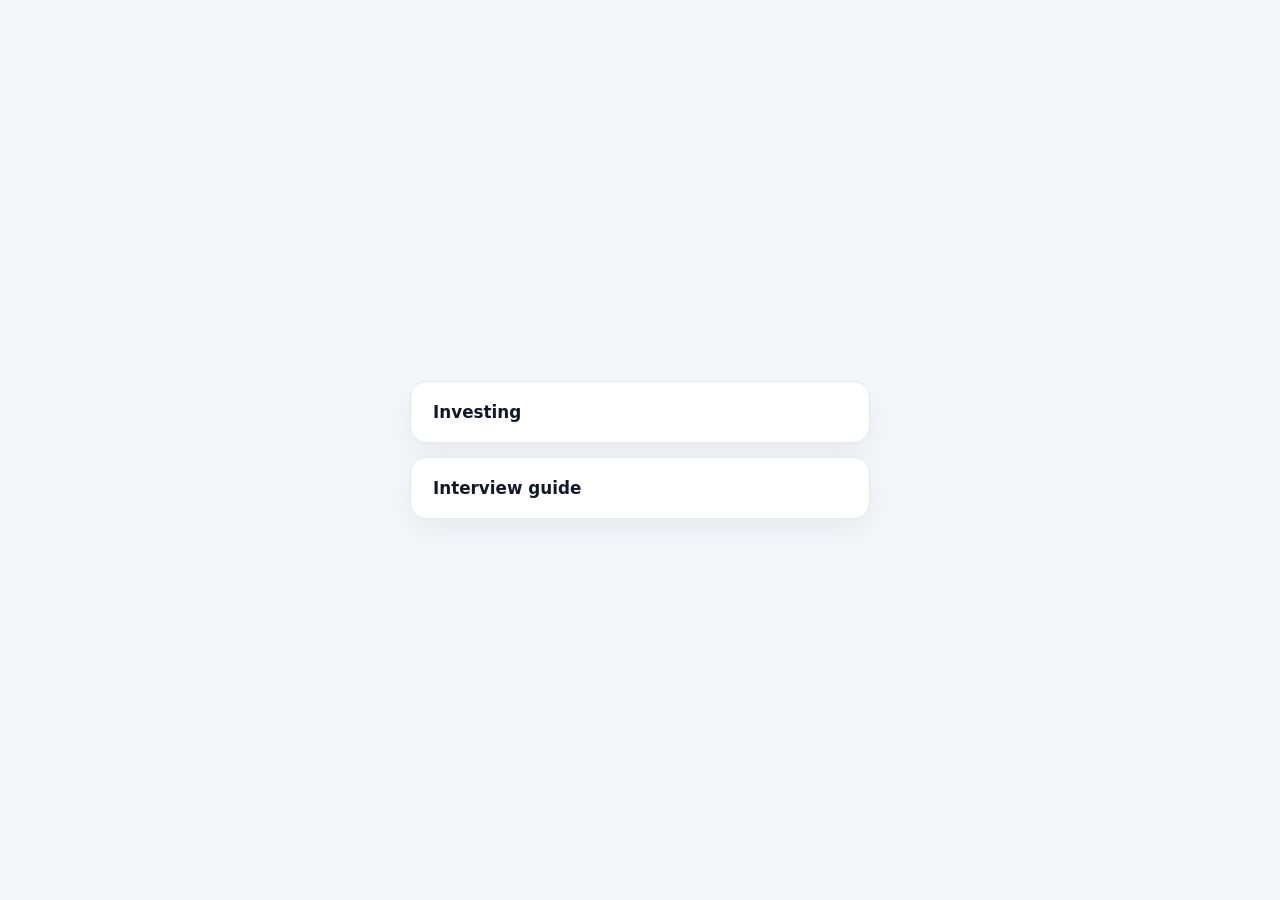
<file: index.html>
<!doctype html>
<html lang="en-GB">
<head>
  <meta charset="utf-8">
  <meta name="viewport" content="width=device-width, initial-scale=1">
  <title>tanzthenightaway</title>
  <meta name="description" content="Links to the Investing and Interview guide pages.">
  <style>
    :root { color-scheme: light dark; }
    * { box-sizing: border-box; }
    body {
      margin: 0;
      min-height: 100vh;
      display: grid;
      place-items: center;
      padding: 24px;
      font-family: ui-sans-serif, system-ui, -apple-system, Segoe UI, Roboto, Helvetica, Arial, sans-serif;
      background: #f6f7fb;
      color: #111827;
    }
    main {
      width: min(460px, 100%);
    }
    .links {
      display: grid;
      gap: 14px;
    }
    .link-card {
      display: block;
      padding: 20px 22px;
      border: 1px solid #e5e7eb;
      border-radius: 16px;
      background: #ffffff;
      color: inherit;
      text-decoration: none;
      font-size: 1.05rem;
      font-weight: 600;
      box-shadow: 0 12px 32px rgba(17, 24, 39, 0.06);
      transition: transform 0.15s ease, box-shadow 0.15s ease, border-color 0.15s ease;
    }
    .link-card:hover {
      transform: translateY(-1px);
      border-color: #cfd5df;
      box-shadow: 0 16px 38px rgba(17, 24, 39, 0.10);
    }
    @media (prefers-color-scheme: dark) {
      body {
        background: #0f1115;
        color: #f3f4f6;
      }
      .link-card {
        background: #171a21;
        border-color: #2a2f3a;
        box-shadow: 0 14px 36px rgba(0, 0, 0, 0.28);
      }
      .link-card:hover {
        border-color: #3a4150;
        box-shadow: 0 18px 42px rgba(0, 0, 0, 0.34);
      }
    }
  </style>
</head>
<body>
  <main aria-label="Site links">
    <div class="links">
      <a class="link-card" href="investing">Investing</a>
      <a class="link-card" href="interview-guide">Interview guide</a>
    </div>
  </main>
</body>
</html>
</file>
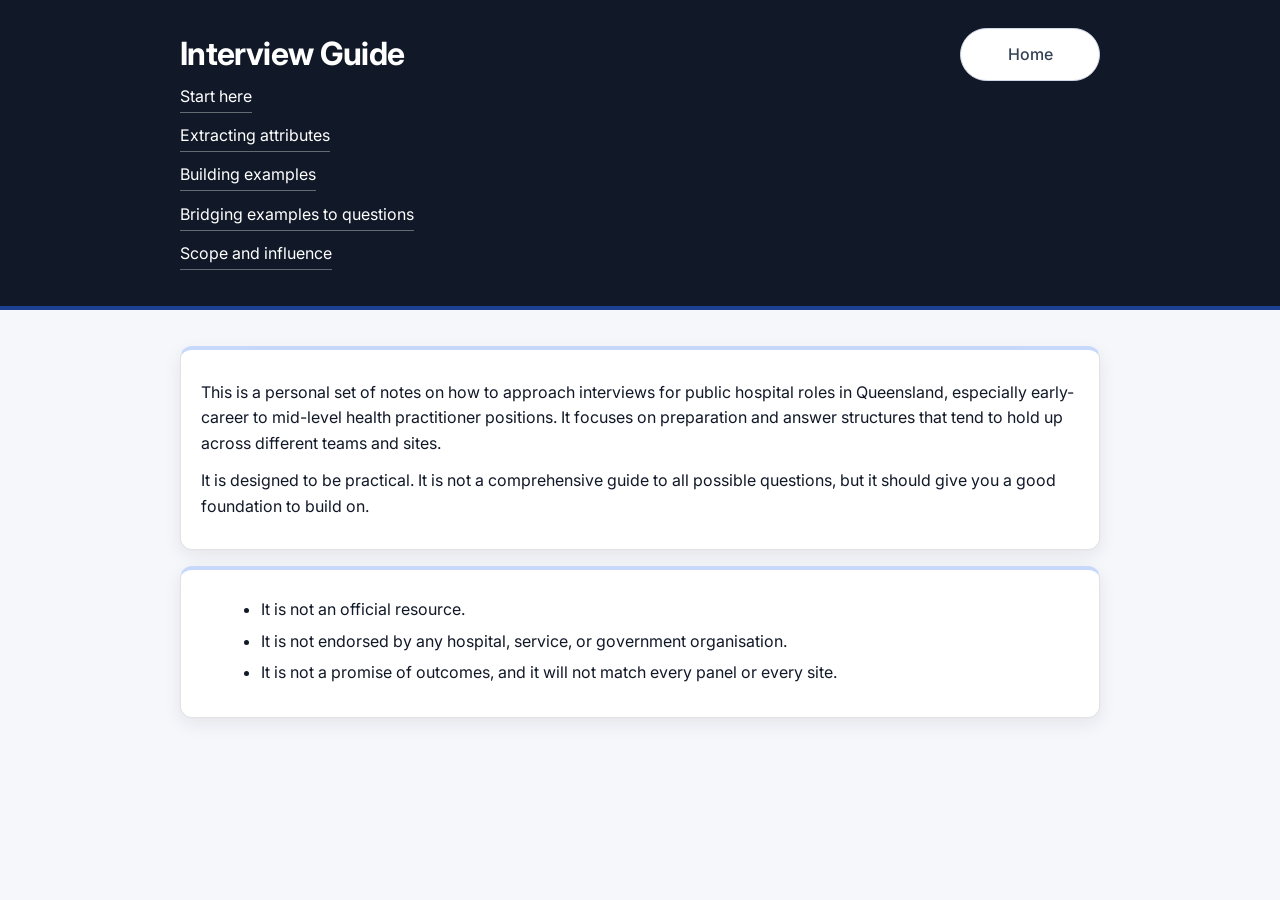
<file: interview-guide/index.html>
<!doctype html>
<html lang="en">
<head>
  <meta charset="utf-8" />
  <meta name="viewport" content="width=device-width, initial-scale=1" />

  <title>Interview Guide</title>

  <!-- Nicer font (Google Fonts) -->
  <link rel="preconnect" href="https://fonts.googleapis.com" />
  <link rel="preconnect" href="https://fonts.gstatic.com" crossorigin />
  <link href="https://fonts.googleapis.com/css2?family=Inter:wght@400;600;700&display=swap" rel="stylesheet" />

  <!-- Your site styling -->
  <link rel="stylesheet" href="../assets/styles.css" />
</head>

  <header class="site-header">
  <div class="container">
    <div class="site-header-top">
      <h1>Interview Guide</h1>

      <nav class="site-pills" aria-label="Site sections">
        <a href="../index.html">Home</a>
      </nav>
    </div>

    <nav class="nav" aria-label="Guide navigation">
      <a href="index.html">Start here</a>
      <a href="extracting-attributes.html">Extracting attributes</a>
      <a href="building-examples.html">Building examples</a>
      <a href="bridging-examples.html">Bridging examples to questions</a>
      <a href="scope-and-influence.html">Scope and influence</a>
    </nav>
  </div>
</header>

 
  <main class="container">
    <section class="card">
      <p>
        This is a personal set of notes on how to approach interviews for public hospital roles in Queensland,
        especially early-career to mid-level health practitioner positions.
        It focuses on preparation and answer structures that tend to hold up across different teams and sites.
      </p>
      <p>
        It is designed to be practical. It is not a comprehensive guide to all possible questions, but it should give you a good foundation to build on. 
      </p>
    </section>

    <section class="card">
      <ul>
        <li>It is not an official resource.</li>
        <li>It is not endorsed by any hospital, service, or government organisation.</li>
        <li>It is not a promise of outcomes, and it will not match every panel or every site.</li>
      </ul>
    </section>
  </main>
</body>
</html>
</file>
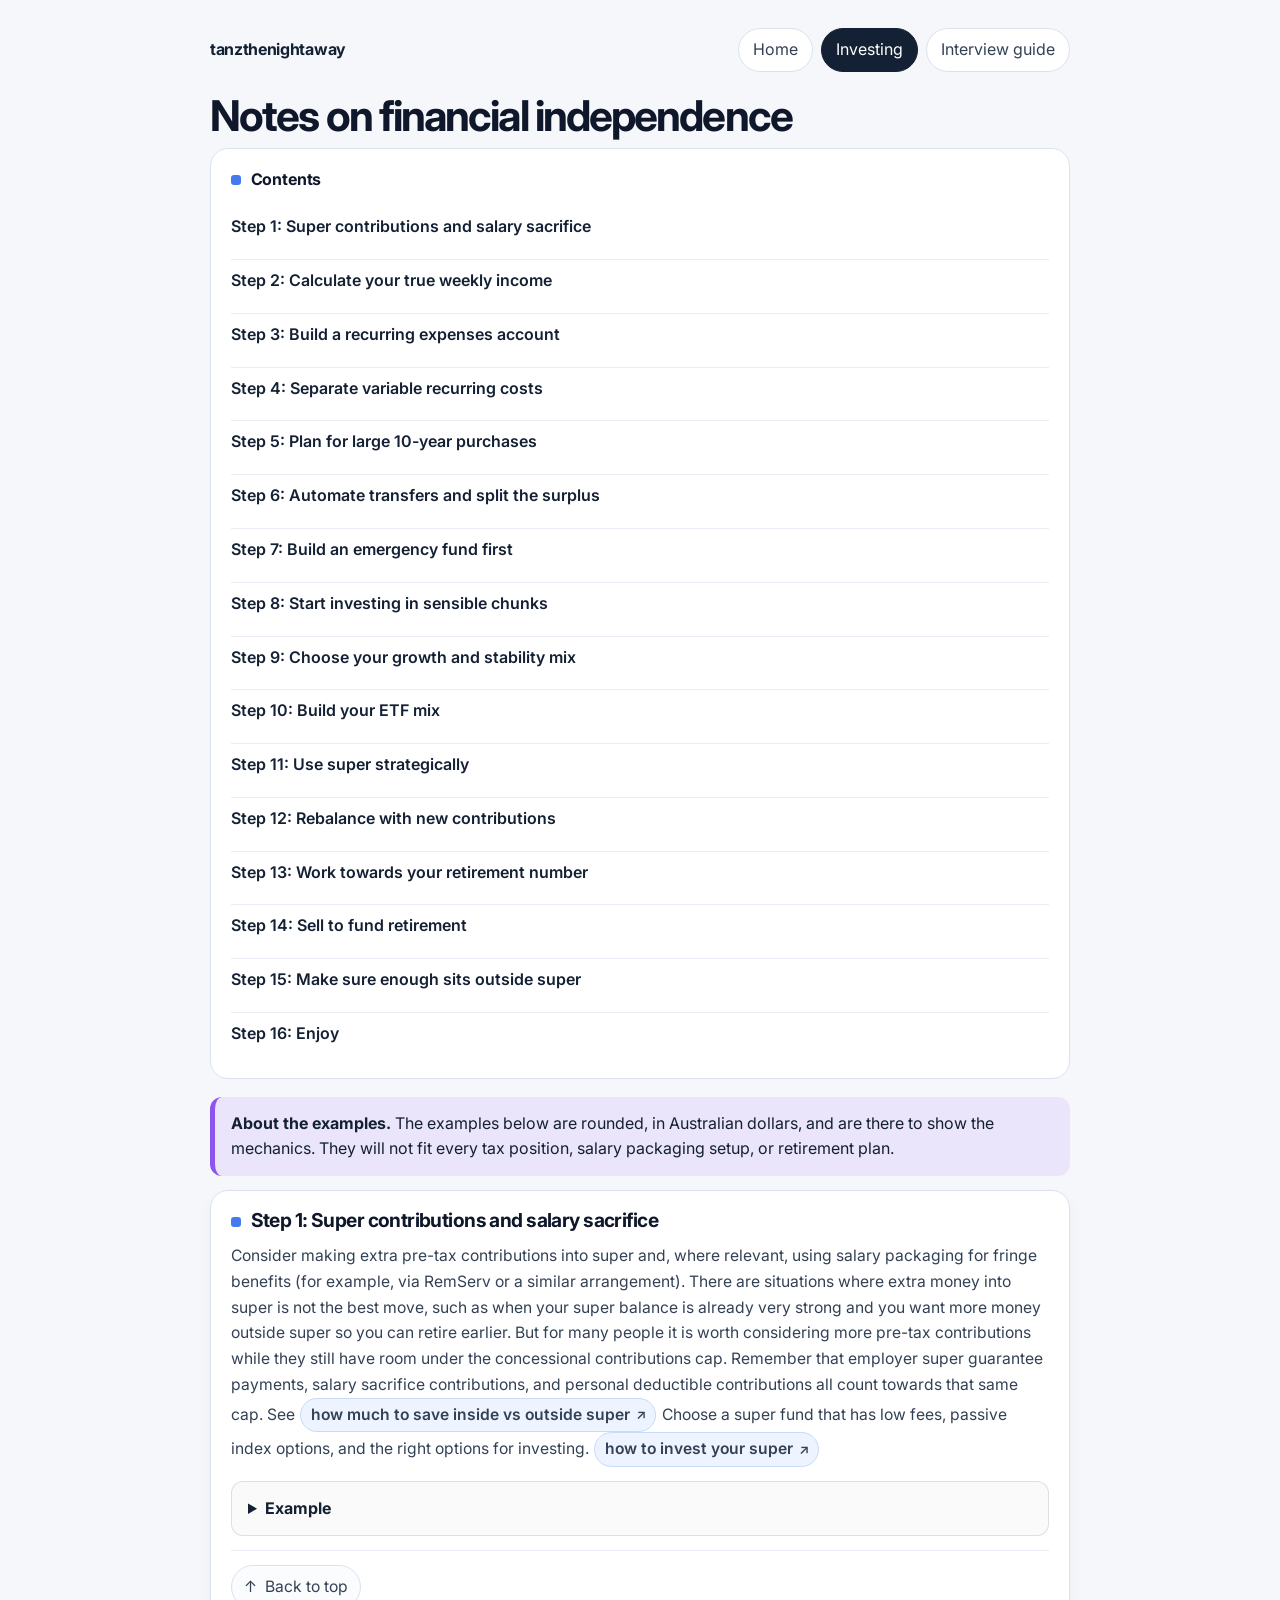
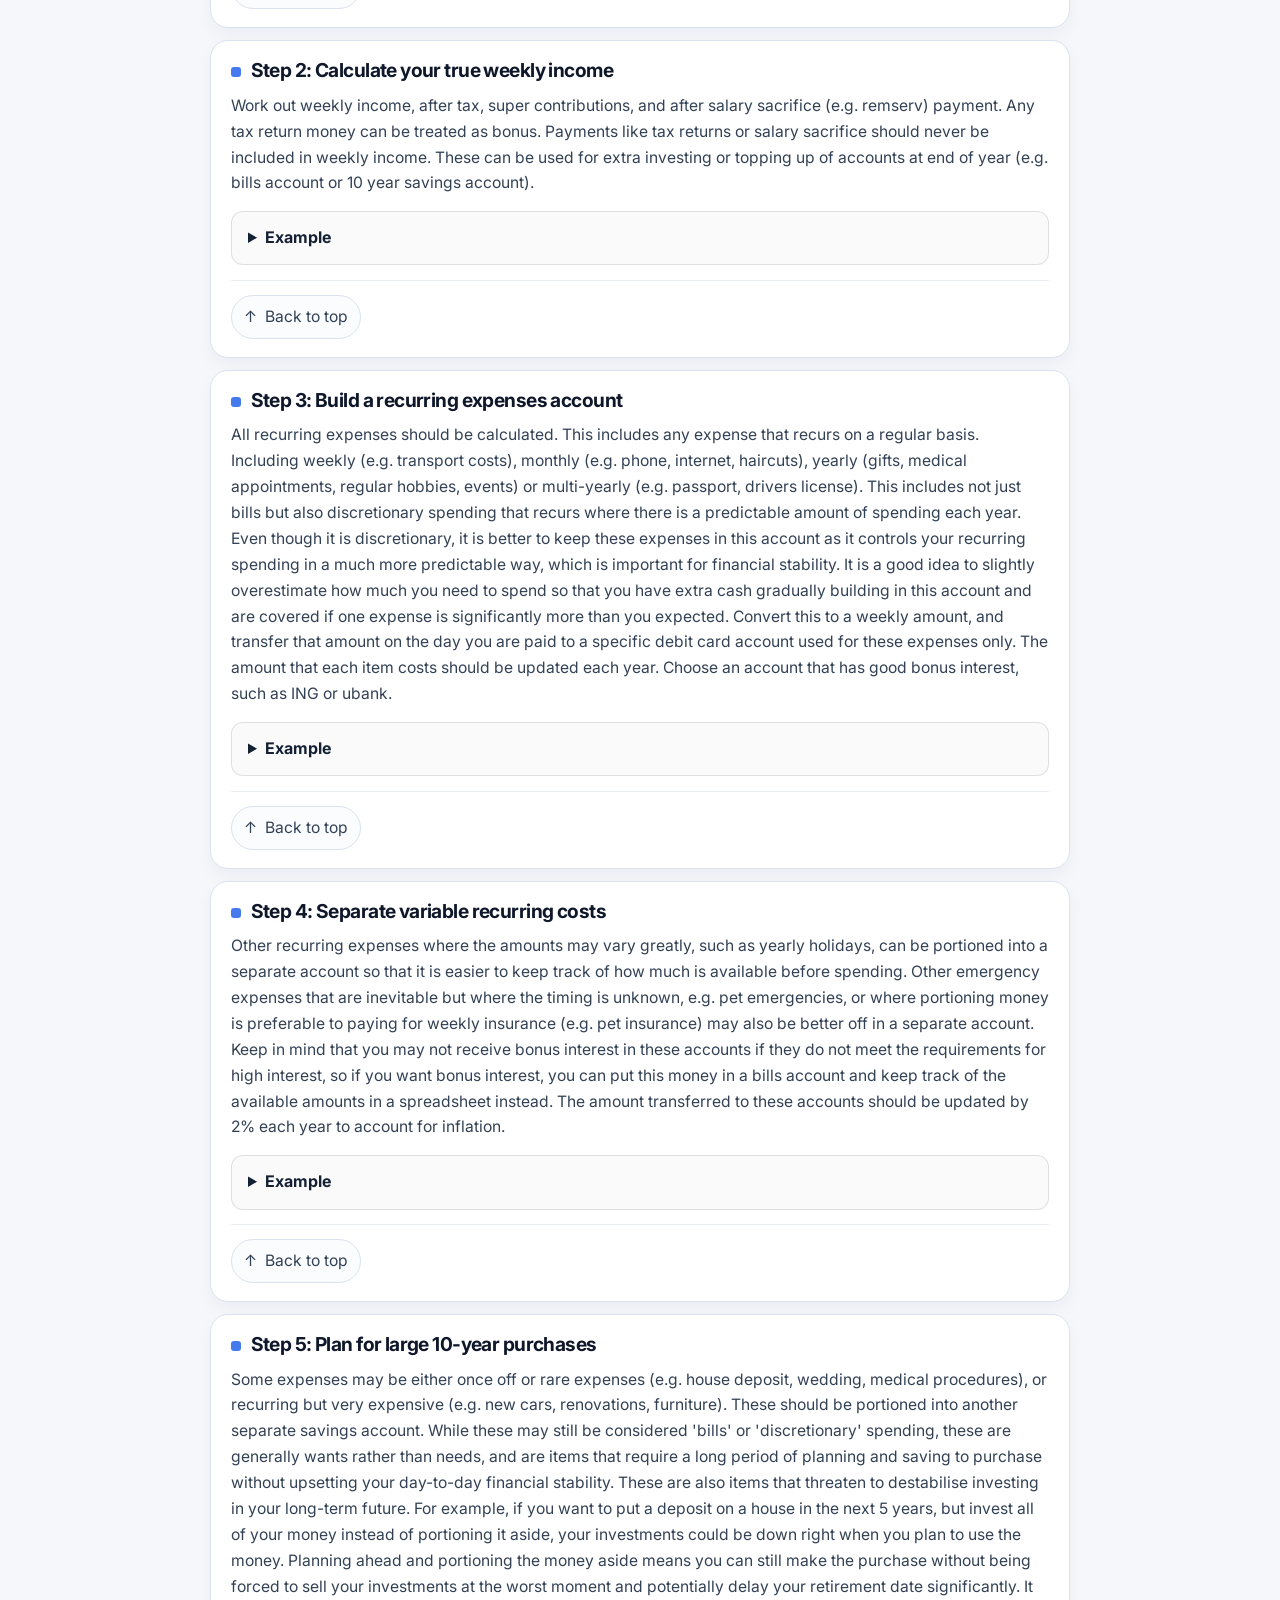
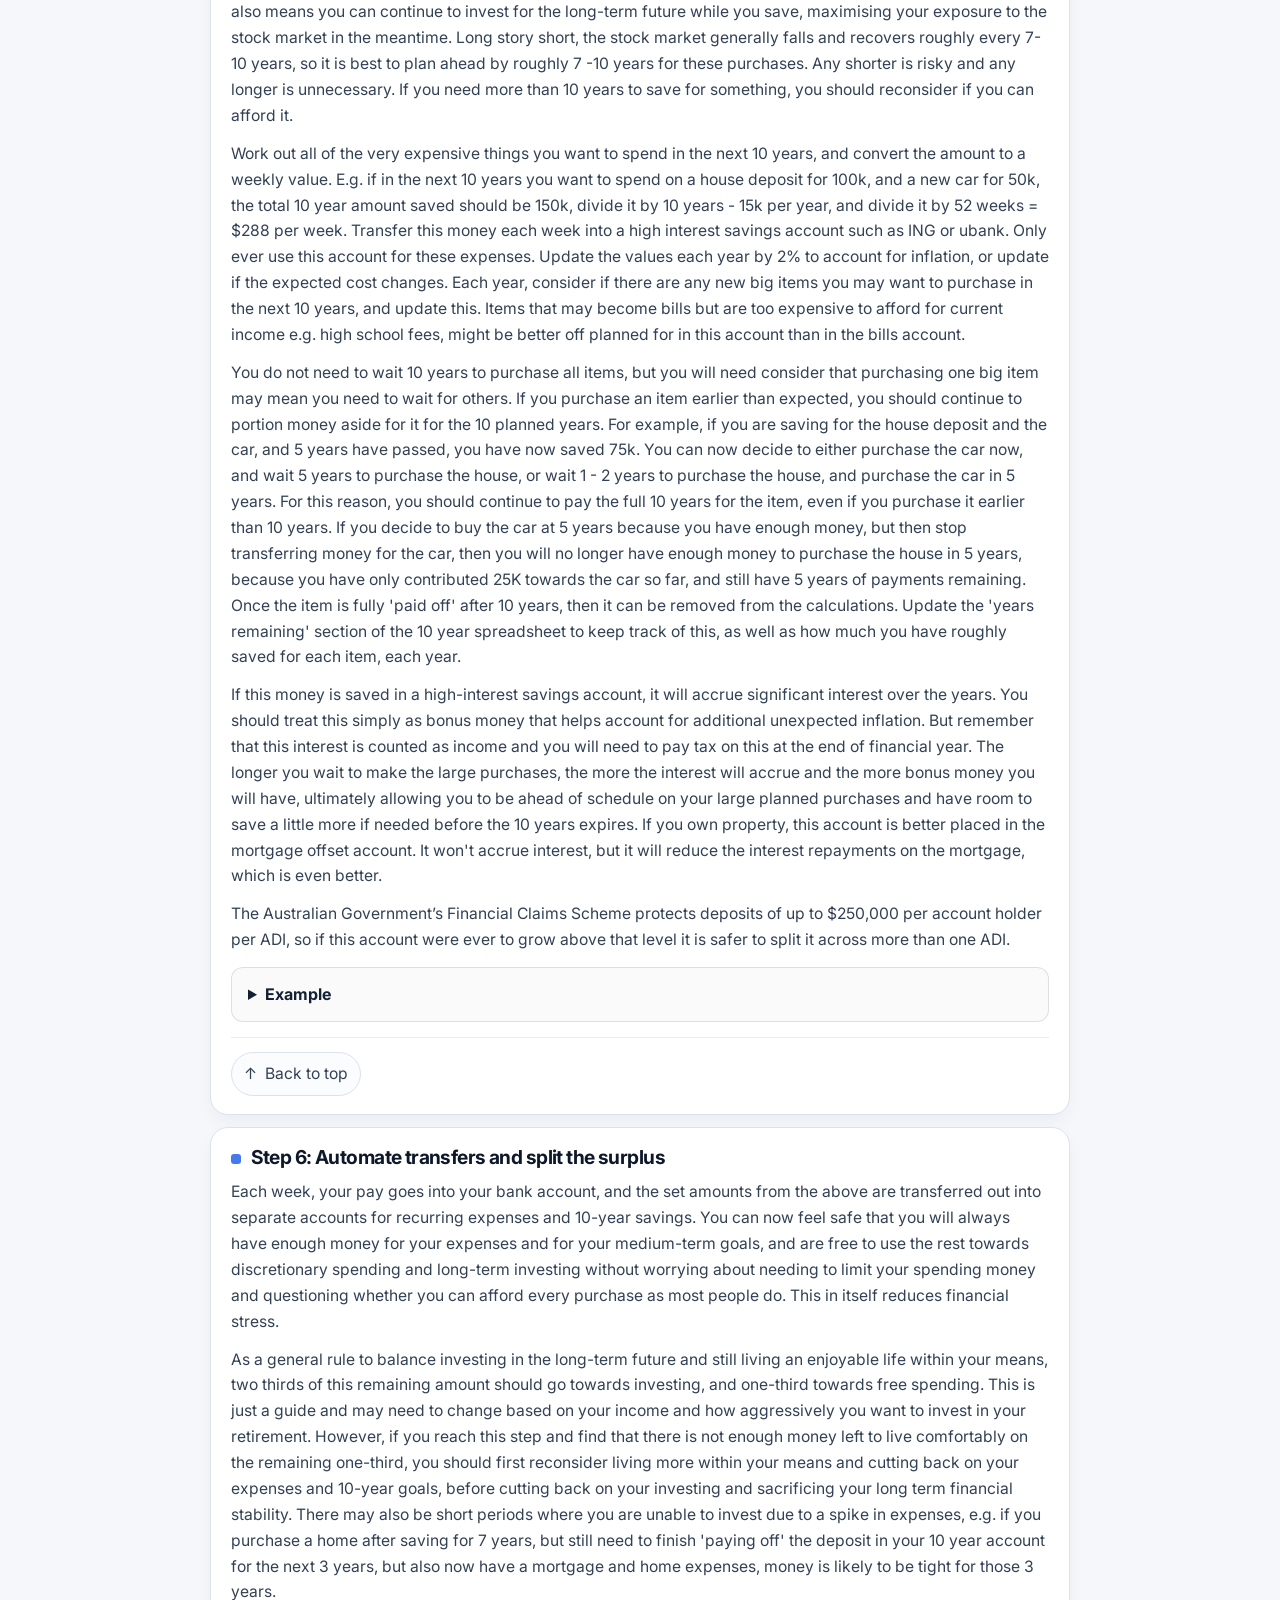
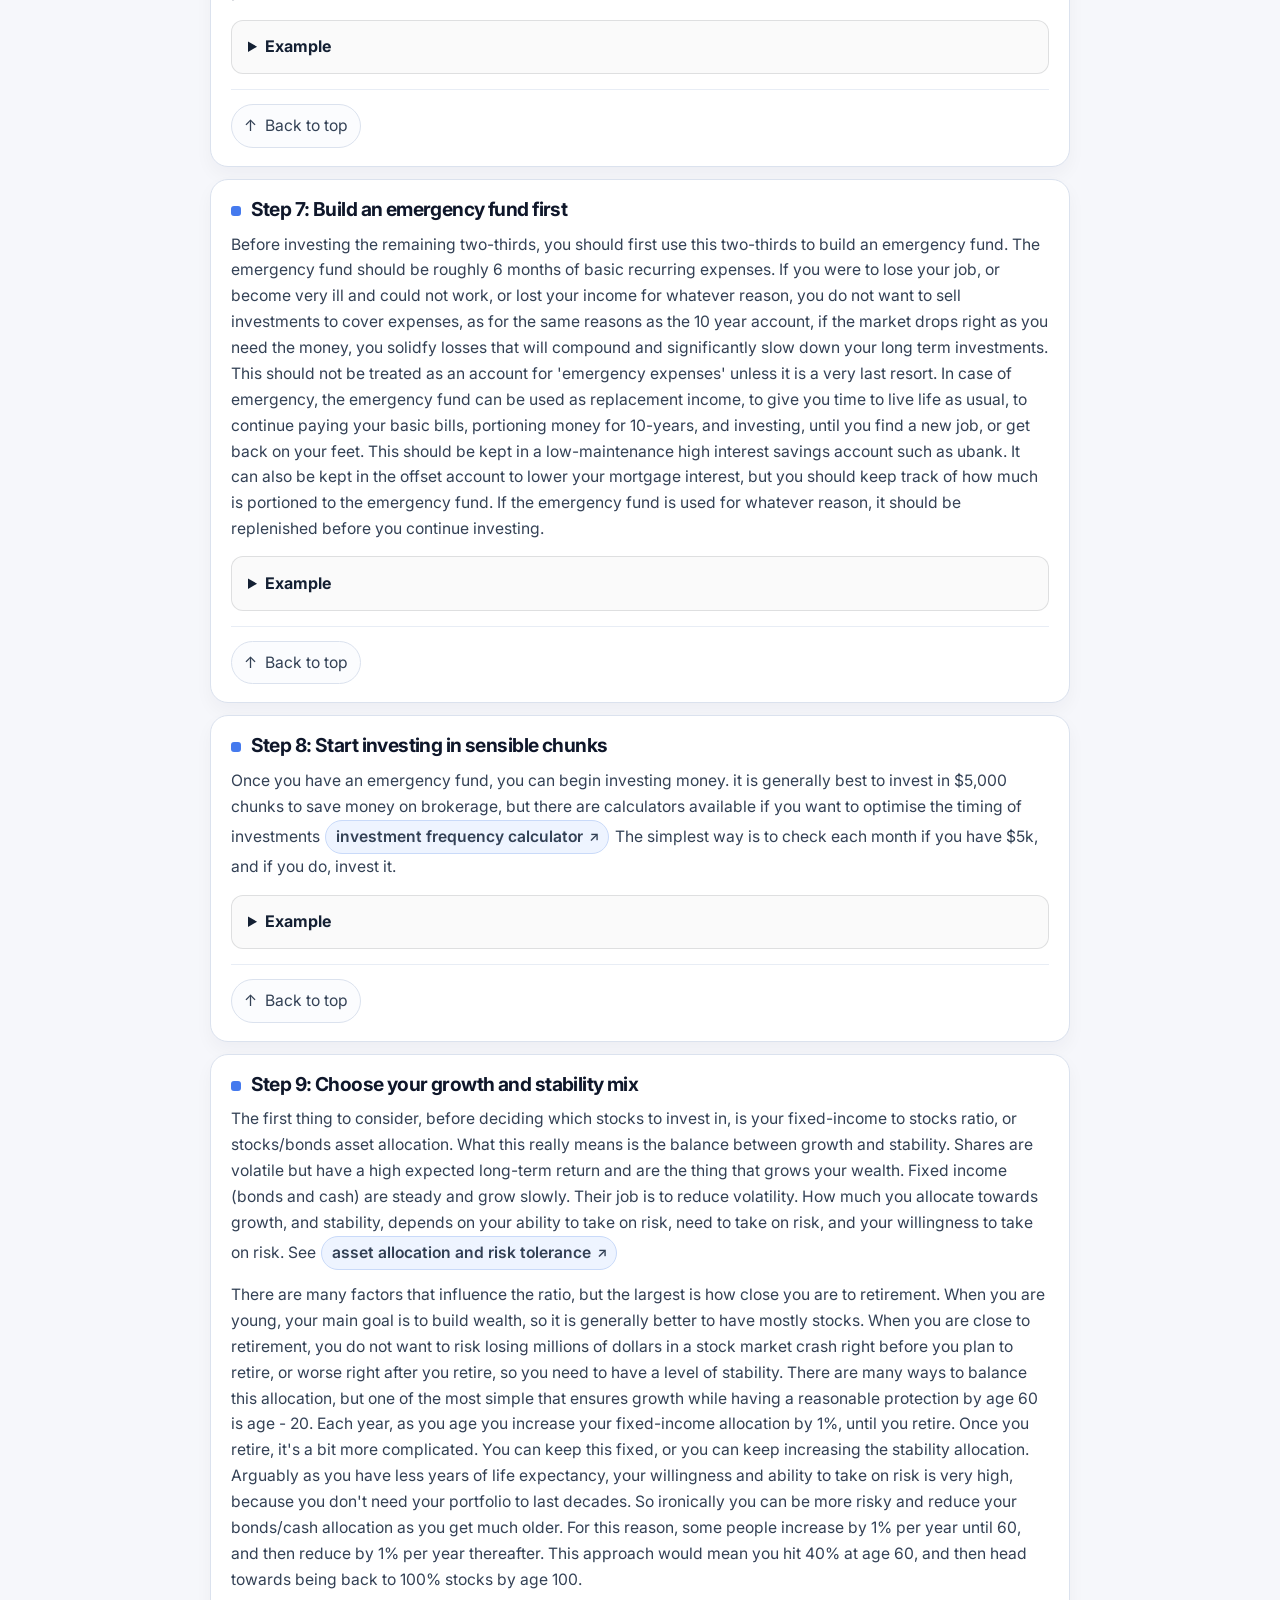
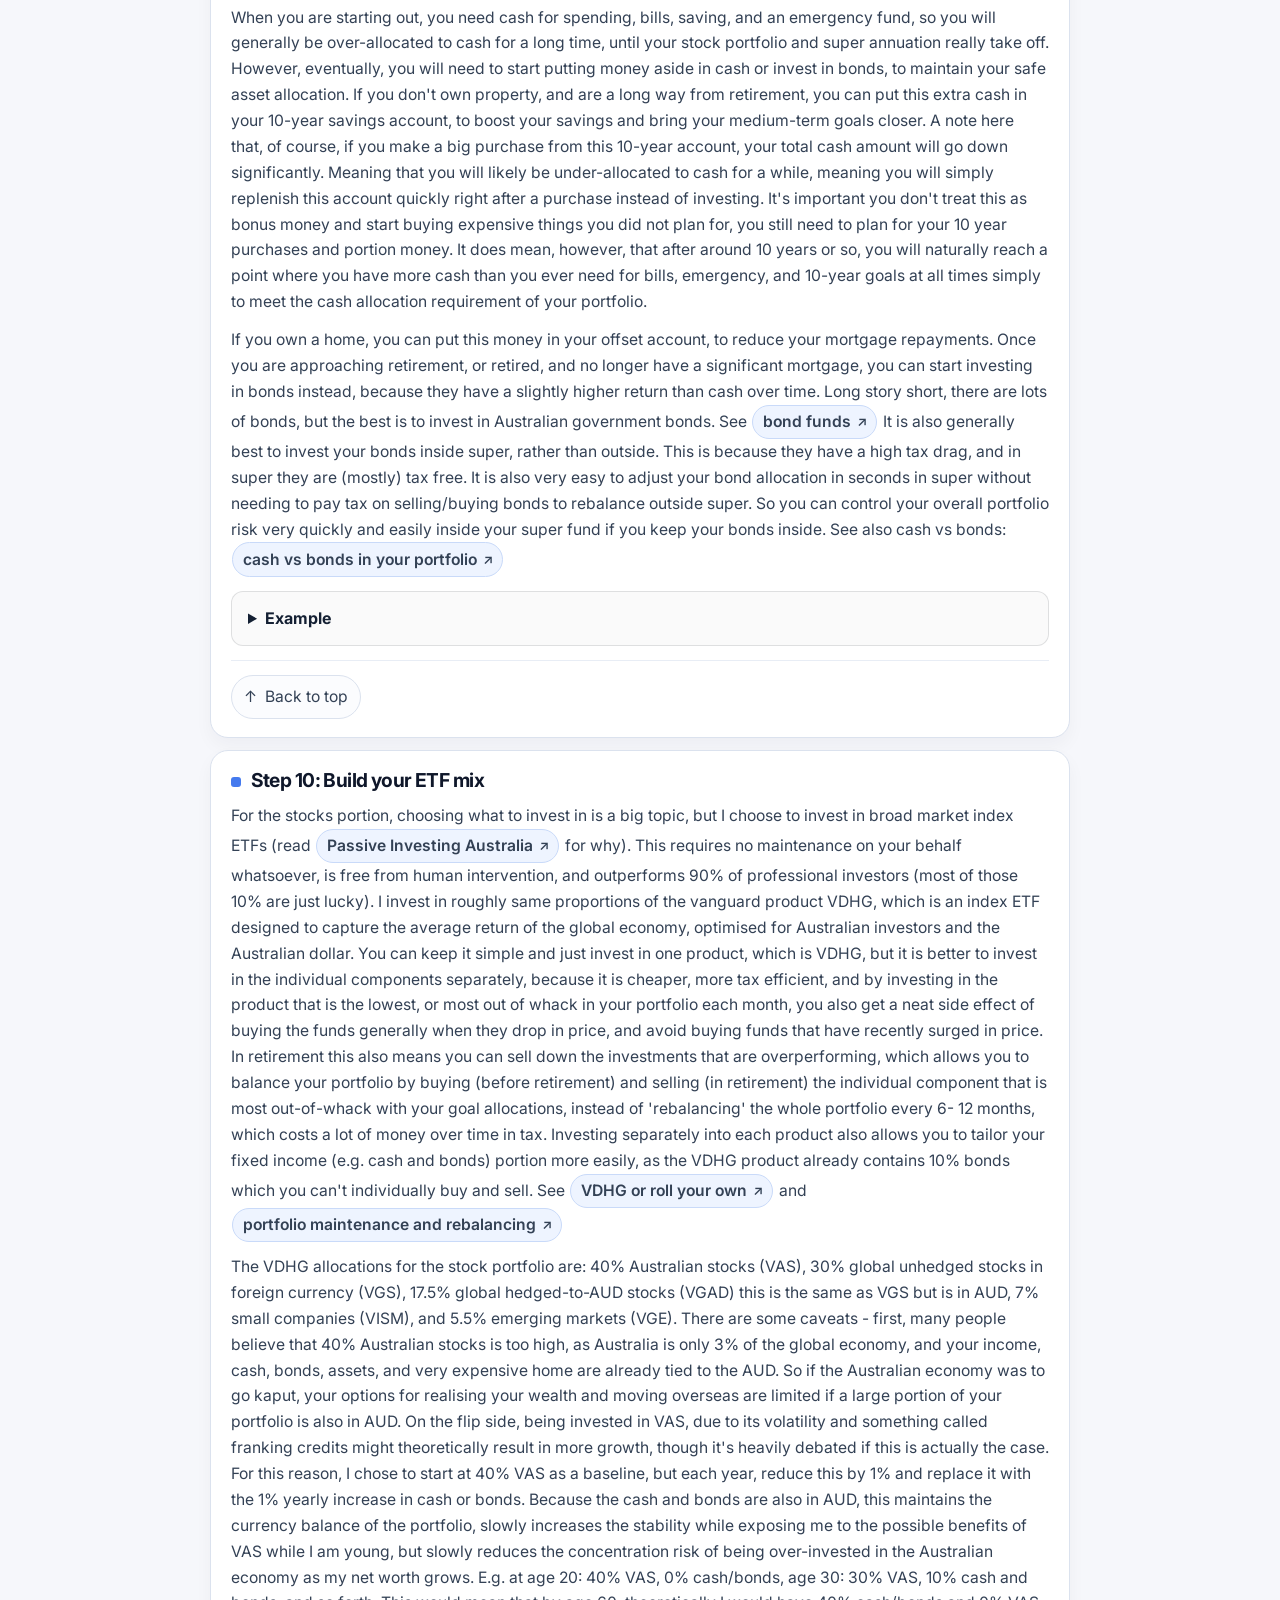
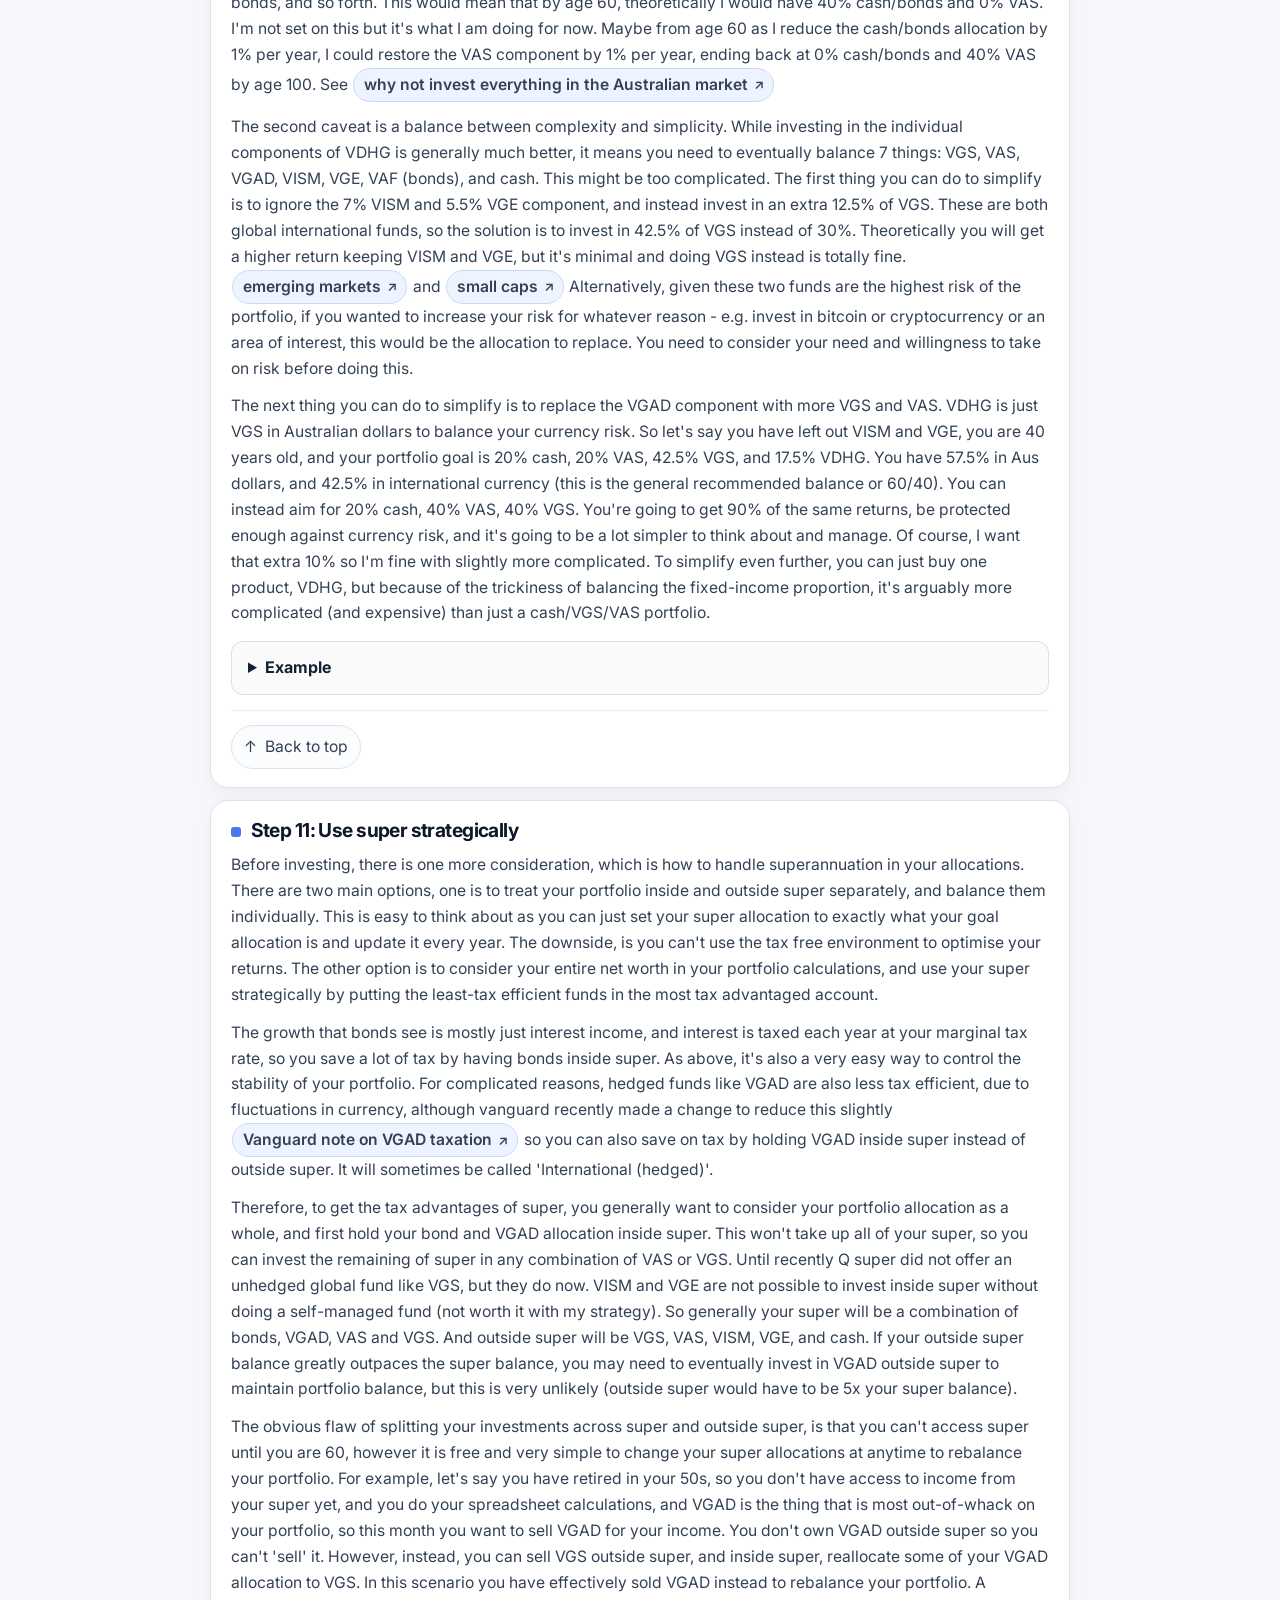
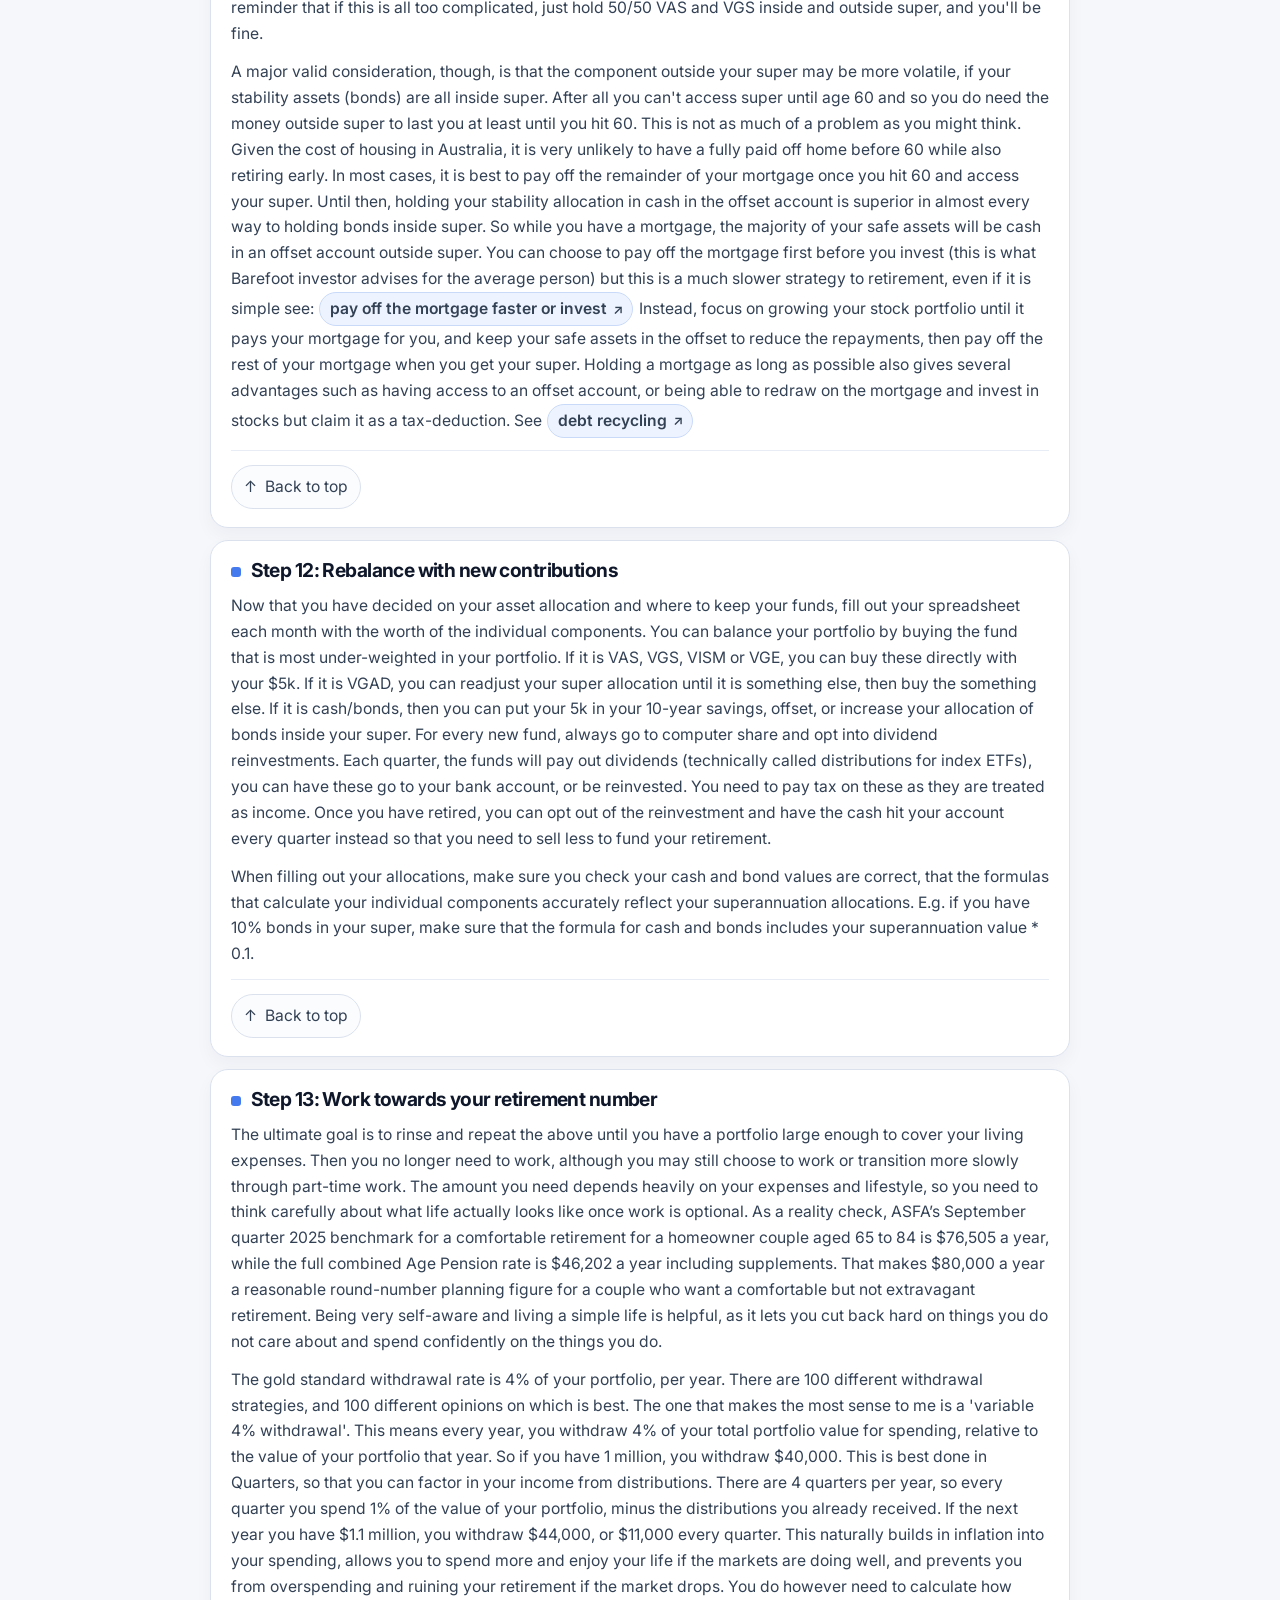
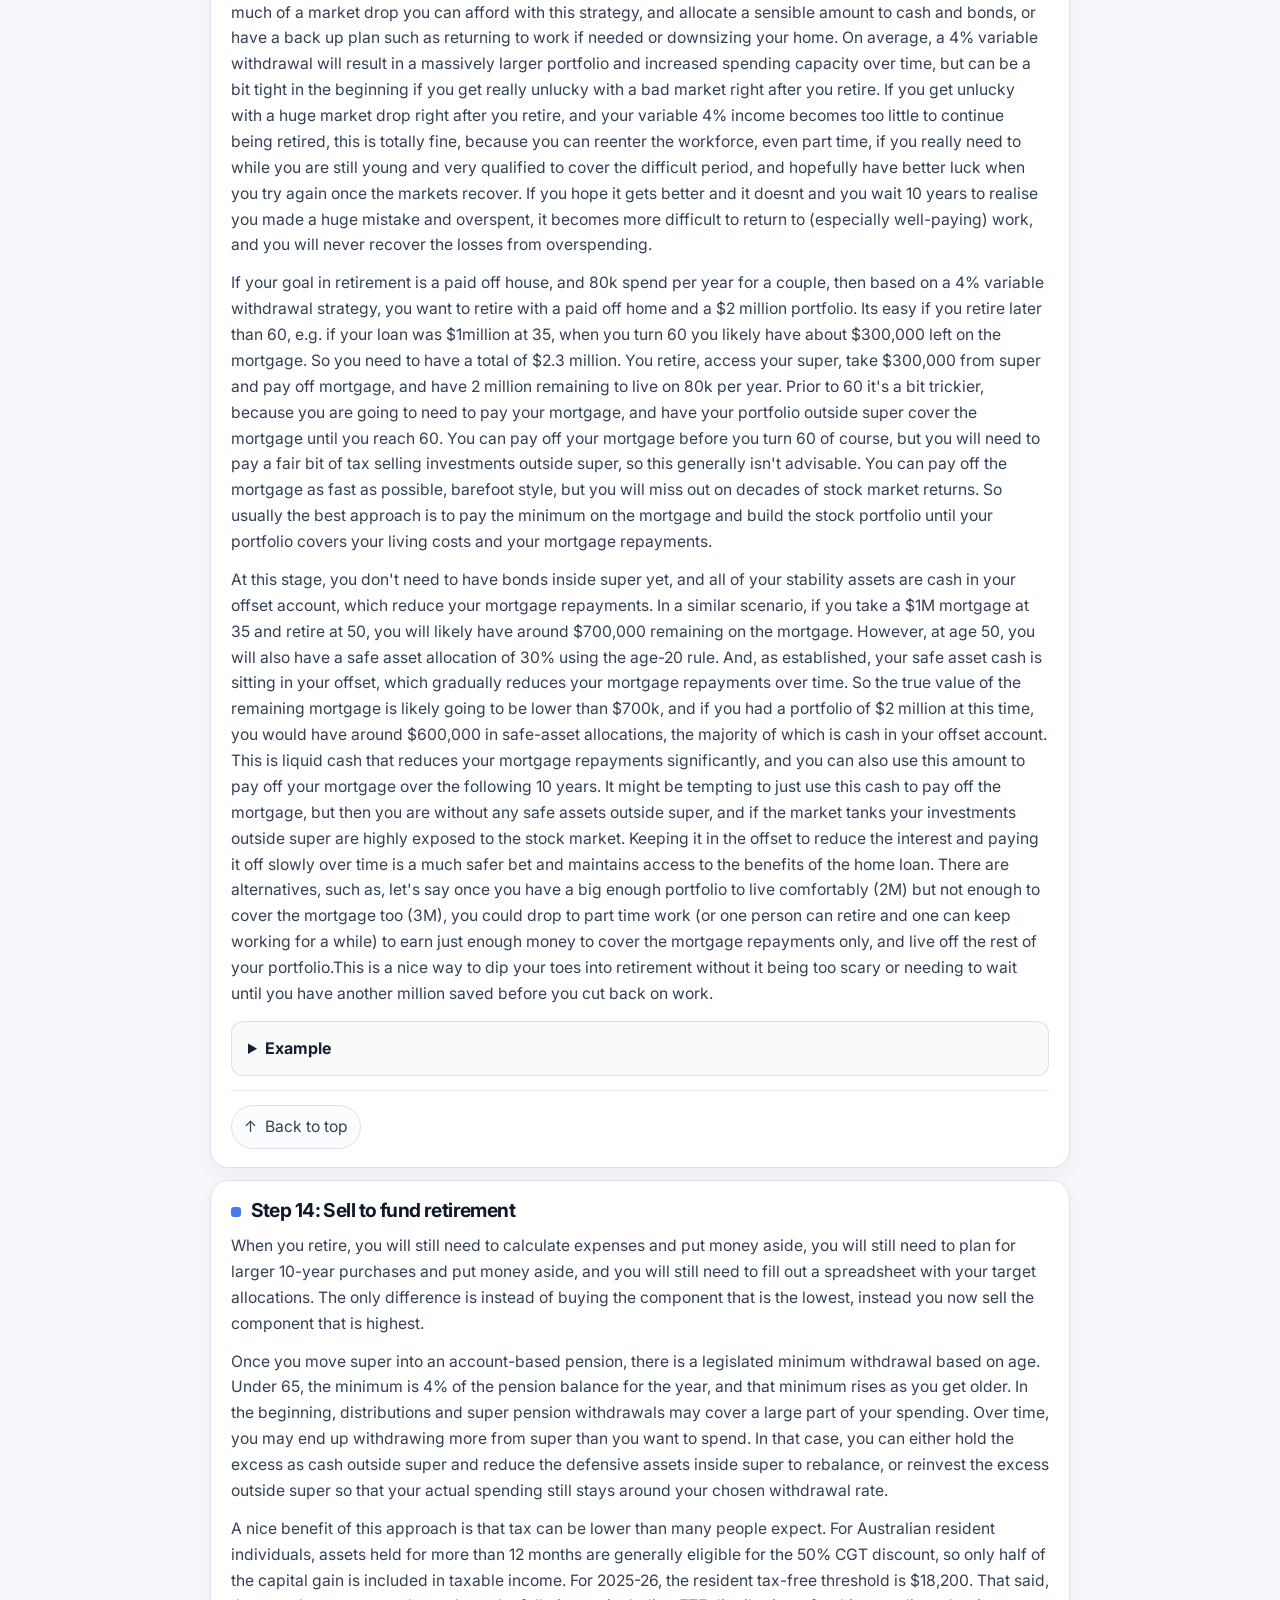
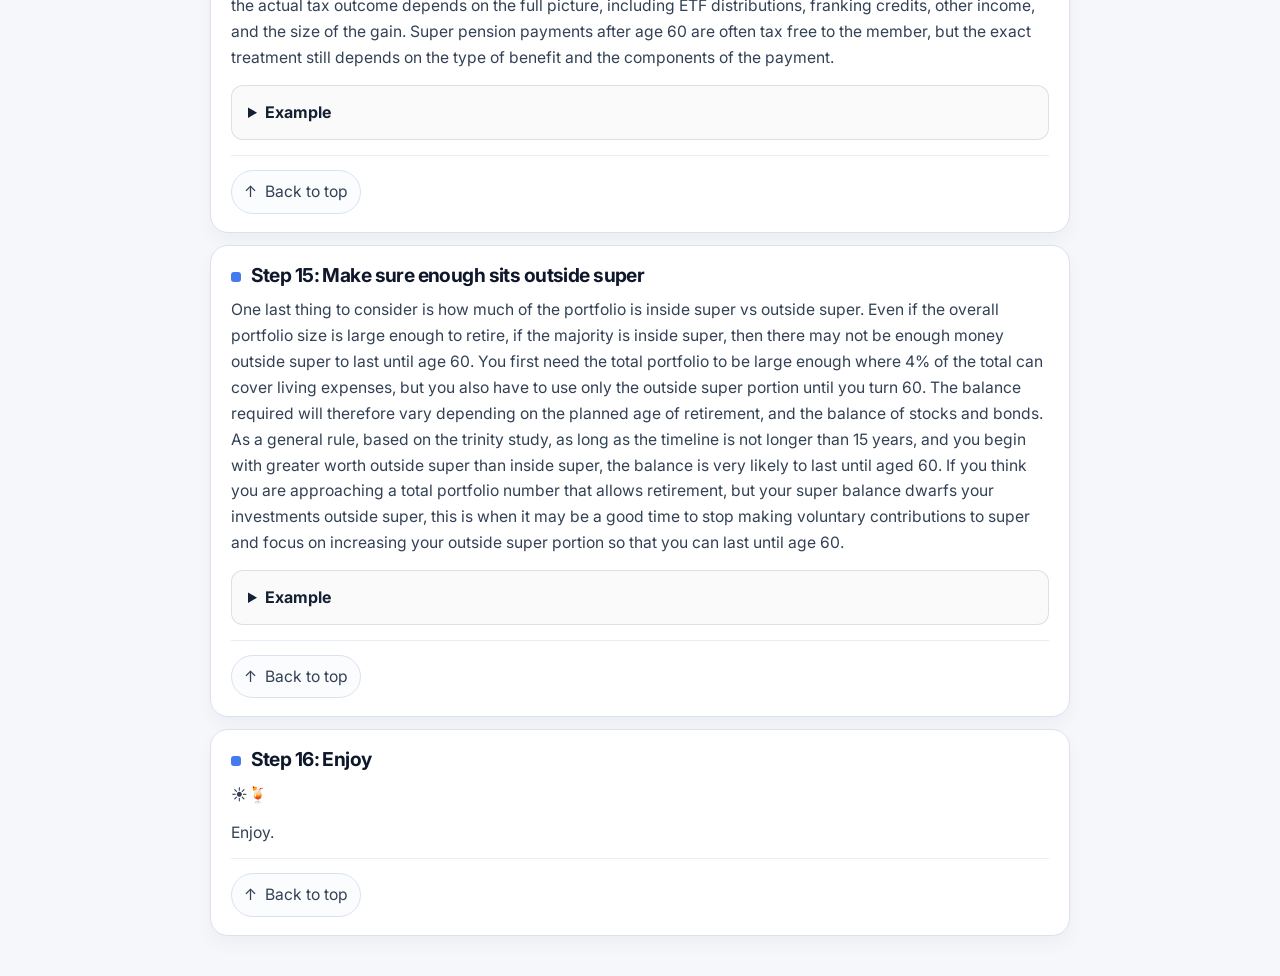
<file: investing/index.html>
<!DOCTYPE html>

<html lang="en-GB">
<head>
<meta charset="utf-8"/>
<meta content="width=device-width, initial-scale=1" name="viewport"/>
<title>Notes on Financial Independence | tanzthenightaway</title>
<meta content="Notes on financial independence with a clean contents list and step-by-step guidance." name="description"/>
<link href="https://fonts.googleapis.com" rel="preconnect"/>
<link crossorigin="" href="https://fonts.gstatic.com" rel="preconnect"/>
<link href="https://fonts.googleapis.com/css2?family=Inter:wght@400;500;600;700&amp;display=swap" rel="stylesheet"/>
<link href="../assets/styles.css" rel="stylesheet"/>
<style>
.investing-page {
  font-family: "Inter", system-ui, -apple-system, BlinkMacSystemFont, "Segoe UI", sans-serif;
  background: #f6f7fb;
  color: #142033;
  margin: 0;
}

.investing-page *,
.investing-page *::before,
.investing-page *::after {
  box-sizing: border-box;
}

.investing-page a {
  color: inherit;
}

.investing-shell {
  width: min(860px, calc(100% - 32px));
  margin: 0 auto;
  padding: 18px 0 40px;
}

.topbar {
  display: flex;
  justify-content: space-between;
  align-items: center;
  gap: 12px;
  padding: 10px 0 18px;
  flex-wrap: wrap;
}

.brand {
  text-decoration: none;
  font-weight: 700;
  letter-spacing: -0.02em;
  color: #142033;
}

.topnav {
  display: flex;
  gap: 8px;
  flex-wrap: wrap;
}

.topnav a {
  text-decoration: none;
  padding: 8px 14px;
  border-radius: 999px;
  background: #ffffff;
  border: 1px solid #dbe2ee;
  color: #334155;
  transition: transform 0.15s ease, border-color 0.15s ease, box-shadow 0.15s ease;
}

.topnav a:hover,
.topnav a:focus-visible,
.back-link a:hover,
.back-link a:focus-visible {
  transform: translateY(-1px);
  border-color: #b8c4d8;
  box-shadow: 0 10px 24px rgba(20, 32, 51, 0.08);
  outline: none;
}

.topnav a[aria-current="page"] {
  background: #142033;
  border-color: #142033;
  color: #ffffff;
}

.hero {
  padding: 4px 0 0;
  margin-bottom: 10px;
}

.hero h1 {
  margin: 0;
  font-size: clamp(1.95rem, 4vw, 2.65rem);
  line-height: 1.05;
  letter-spacing: -0.045em;
  color: #0f172a;
}

.contents-card {
  background: #ffffff;
  border: 1px solid #dbe2ee;
  border-radius: 18px;
  padding: 18px 20px;
  margin-bottom: 18px;
}

.contents-card h2 {
  margin: 0 0 8px;
  font-size: 1rem;
  color: #0f172a;
}

.contents-list {
  list-style: none;
  margin: 0;
  padding: 0;
  display: flex;
  flex-direction: column;
}

.contents-list li + li {
  border-top: 1px solid #e8edf5;
}

.toc-link {
  display: block;
  padding: 10px 0;
  text-decoration: none;
  font-weight: 600;
  font-size: 1rem;
  line-height: 1.35;
  color: #142033;
  transition: color 0.15s ease;
}

.toc-link:hover,
.toc-link:focus-visible {
  color: #183b72;
  outline: none;
}

.steps {
  display: grid;
  gap: 12px;
}

.step-card {
  background: #ffffff;
  border: 1px solid #dbe2ee;
  border-radius: 18px;
  padding: 18px 20px;
  box-shadow: 0 8px 18px rgba(20, 32, 51, 0.04);
}

.step-heading {
  margin-bottom: 10px;
}

.step-head-copy h2 {
  margin: 0;
  font-size: 1.2rem;
  line-height: 1.24;
  letter-spacing: -0.03em;
  color: #0f172a;
}

.step-card p {
  margin: 0;
  color: #334155;
  font-size: 0.98rem;
  line-height: 1.65;
}

.step-card p + p {
  margin-top: 12px;
}

.inline-link {
  display: inline-flex;
  align-items: center;
  gap: 6px;
  margin: 0 0.08rem;
  padding: 0.2rem 0.6rem;
  border-radius: 999px;
  background: #eef4ff;
  border: 1px solid #c9daf9;
  color: #183b72;
  font-weight: 600;
  text-decoration: none;
  white-space: nowrap;
  transition: background 0.15s ease, border-color 0.15s ease, transform 0.15s ease;
}

.inline-link::after {
  content: "↗";
  font-size: 0.85em;
  line-height: 1;
}

.inline-link:hover,
.inline-link:focus-visible {
  background: #e5efff;
  border-color: #aac5f2;
  transform: translateY(-1px);
  outline: none;
}

.back-link {
  margin: 16px 0 0;
  padding-top: 14px;
  border-top: 1px solid #e8edf5;
}

.back-link a {
  display: inline-flex;
  align-items: center;
  gap: 8px;
  text-decoration: none;
  padding: 8px 12px;
  border-radius: 999px;
  border: 1px solid #dbe2ee;
  background: #fbfcfe;
  color: #334155;
  transition: transform 0.15s ease, border-color 0.15s ease, box-shadow 0.15s ease;
}

.back-link a::before {
  content: "↑";
  line-height: 1;
}

@media (max-width: 720px) {
  .investing-shell {
    width: min(100% - 20px, 860px);
    padding-top: 16px;
  }

  .hero,
  .contents-card,
  .step-card {
    border-radius: 16px;
    padding: 16px;
  }

  .inline-link {
    white-space: normal;
  }
}
</style>
</head>
<body class="investing-page">
<div class="investing-shell" id="top">
<header class="topbar">
<a class="brand" href="../">tanzthenightaway</a>
<nav aria-label="Site navigation" class="topnav">
<a href="../">Home</a>
<a aria-current="page" href="./">Investing</a>
<a href="../interview-guide/">Interview guide</a>
</nav>
</header>
<main>
<section class="hero">
<h1>Notes on financial independence</h1>
</section>
<section aria-labelledby="contents-title" class="contents-card">
<h2 id="contents-title">Contents</h2>
<ol class="contents-list">
<li>
<a class="toc-link" href="#step-1">Step 1: Super contributions and salary sacrifice</a>
</li>
<li>
<a class="toc-link" href="#step-2">Step 2: Calculate your true weekly income</a>
</li>
<li>
<a class="toc-link" href="#step-3">Step 3: Build a recurring expenses account</a>
</li>
<li>
<a class="toc-link" href="#step-4">Step 4: Separate variable recurring costs</a>
</li>
<li>
<a class="toc-link" href="#step-5">Step 5: Plan for large 10-year purchases</a>
</li>
<li>
<a class="toc-link" href="#step-6">Step 6: Automate transfers and split the surplus</a>
</li>
<li>
<a class="toc-link" href="#step-7">Step 7: Build an emergency fund first</a>
</li>
<li>
<a class="toc-link" href="#step-8">Step 8: Start investing in sensible chunks</a>
</li>
<li>
<a class="toc-link" href="#step-9">Step 9: Choose your growth and stability mix</a>
</li>
<li>
<a class="toc-link" href="#step-10">Step 10: Build your ETF mix</a>
</li>
<li>
<a class="toc-link" href="#step-11">Step 11: Use super strategically</a>
</li>
<li>
<a class="toc-link" href="#step-12">Step 12: Rebalance with new contributions</a>
</li>
<li>
<a class="toc-link" href="#step-13">Step 13: Work towards your retirement number</a>
</li>
<li>
<a class="toc-link" href="#step-14">Step 14: Sell to fund retirement</a>
</li>
<li>
<a class="toc-link" href="#step-15">Step 15: Make sure enough sits outside super</a>
</li>
<li>
<a class="toc-link" href="#step-16">Step 16: Enjoy</a>
</li>
</ol>
</section><div class="callout note"><strong>About the examples.</strong> The examples below are rounded, in Australian dollars, and are there to show the mechanics. They will not fit every tax position, salary packaging setup, or retirement plan.</div>
<section aria-label="Investing steps" class="steps">
<article class="step-card" id="step-1">
<div class="step-heading">
<div class="step-head-copy">
<h2>Step 1: Super contributions and salary sacrifice</h2>
</div>
</div>
<p>Consider making extra pre-tax contributions into super and, where relevant, using salary packaging for fringe benefits (for example, via RemServ or a similar arrangement). There are situations where extra money into super is not the best move, such as when your super balance is already very strong and you want more money outside super so you can retire earlier. But for many people it is worth considering more pre-tax contributions while they still have room under the concessional contributions cap. Remember that employer super guarantee payments, salary sacrifice contributions, and personal deductible contributions all count towards that same cap. See <a class="inline-link" href="https://passiveinvestingaustralia.com/how-much-to-save-inside-vs-outside-super/" rel="noopener noreferrer" target="_blank">how much to save inside vs outside super</a> Choose a super fund that has low fees, passive index options, and the right options for investing. <a class="inline-link" href="https://passiveinvestingaustralia.com/how-to-invest-your-super/" rel="noopener noreferrer" target="_blank">how to invest your super</a></p>
<details class="excerpt-drop"><summary>Example</summary><div class="details-body"><div class="excerpt excerpt--values"><p><strong>Example.</strong> Assume your salary is $100,000 and your employer is paying 12% super guarantee on that full amount, or $12,000 a year. If you salary sacrifice another $8,000 a year into super, your total concessional contributions for the year become $20,000.</p><p>That still leaves $10,000 of room under a $30,000 concessional cap. The important point is that the employer contribution and your extra contribution are counted together, not separately.</p></div></div></details><p class="back-link"><a href="#top">Back to top</a></p>
</article>
<article class="step-card" id="step-2">
<div class="step-heading">
<div class="step-head-copy">
<h2>Step 2: Calculate your true weekly income</h2>
</div>
</div>
<p>Work out weekly income, after tax, super contributions, and after salary sacrifice (e.g. remserv) payment. Any tax return money can be treated as bonus. Payments like tax returns or salary sacrifice should never be included in weekly income. These can be used for extra investing or topping up of accounts at end of year (e.g. bills account or 10 year savings account).</p>
<details class="excerpt-drop"><summary>Example</summary><div class="details-body"><div class="excerpt excerpt--signals"><p><strong>Example.</strong> Suppose $1,450 a week actually lands in your bank account after tax, extra super contributions, and salary packaging deductions. Use $1,450 as your weekly income.</p><p>If you later get a $2,600 tax return, treat that as bonus money, not as an extra $50 a week in your budget. If you built your weekly plan around the tax return arriving every year, your normal week-to-week cash flow would be overstated.</p></div></div></details><p class="back-link"><a href="#top">Back to top</a></p>
</article>
<article class="step-card" id="step-3">
<div class="step-heading">
<div class="step-head-copy">
<h2>Step 3: Build a recurring expenses account</h2>
</div>
</div>
<p>All recurring expenses should be calculated. This includes any expense that recurs on a regular basis. Including weekly (e.g. transport costs), monthly (e.g. phone, internet, haircuts), yearly (gifts, medical appointments, regular hobbies, events) or multi-yearly (e.g. passport, drivers license). This includes not just bills but also discretionary spending that recurs where there is a predictable amount of spending each year. Even though it is discretionary, it is better to keep these expenses in this account as it controls your recurring spending in a much more predictable way, which is important for financial stability. It is a good idea to slightly overestimate how much you need to spend so that you have extra cash gradually building in this account and are covered if one expense is significantly more than you expected. Convert this to a weekly amount, and transfer that amount on the day you are paid to a specific debit card account used for these expenses only. The amount that each item costs should be updated each year. Choose an account that has good bonus interest, such as ING or ubank.</p>
<details class="excerpt-drop"><summary>Example</summary><div class="details-body"><div class="excerpt"><p><strong>Example.</strong> A simple recurring-expenses account might look like this:</p><table><thead><tr><th>Expense</th><th>Annual amount</th><th>Weekly equivalent</th></tr></thead><tbody><tr><td>Phone and internet</td><td>$1,200</td><td>$23.08</td></tr><tr><td>Transport top-ups</td><td>$2,080</td><td>$40.00</td></tr><tr><td>Gifts</td><td>$1,040</td><td>$20.00</td></tr><tr><td>Car insurance, rego, servicing</td><td>$1,560</td><td>$30.00</td></tr><tr><td>Haircuts and personal care</td><td>$520</td><td>$10.00</td></tr><tr><td>Health appointments</td><td>$780</td><td>$15.00</td></tr><tr><td>Regular hobbies and events</td><td>$620</td><td>$11.92</td></tr><tr><th>Total</th><th>$7,800</th><th>$150.00</th></tr></tbody></table><p>In practice, you might round that up and transfer $155 a week so a small buffer gradually builds.</p></div></div></details><p class="back-link"><a href="#top">Back to top</a></p>
</article>
<article class="step-card" id="step-4">
<div class="step-heading">
<div class="step-head-copy">
<h2>Step 4: Separate variable recurring costs</h2>
</div>
</div>
<p>Other recurring expenses where the amounts may vary greatly, such as yearly holidays, can be portioned into a separate account so that it is easier to keep track of how much is available before spending. Other emergency expenses that are inevitable but where the timing is unknown, e.g. pet emergencies, or where portioning money is preferable to paying for weekly insurance (e.g. pet insurance) may also be better off in a separate account. Keep in mind that you may not receive bonus interest in these accounts if they do not meet the requirements for high interest, so if you want bonus interest, you can put this money in a bills account and keep track of the available amounts in a spreadsheet instead. The amount transferred to these accounts should be updated by 2% each year to account for inflation.</p>
<details class="excerpt-drop"><summary>Example</summary><div class="details-body"><div class="excerpt excerpt--values"><p><strong>Example.</strong> You might keep the following in a separate variable-cost account:</p><table><thead><tr><th>Item</th><th>Annual target</th><th>Weekly transfer</th></tr></thead><tbody><tr><td>Holiday fund</td><td>$3,120</td><td>$60.00</td></tr><tr><td>Pet vet buffer</td><td>$1,040</td><td>$20.00</td></tr><tr><td>Home maintenance buffer</td><td>$1,040</td><td>$20.00</td></tr><tr><th>Total</th><th>$5,200</th><th>$100.00</th></tr></tbody></table><p>That means $100 a week goes into this second account. If you want to build in 2% inflation next year, you would lift that transfer to $102 a week.</p></div></div></details><p class="back-link"><a href="#top">Back to top</a></p>
</article>
<article class="step-card" id="step-5">
<div class="step-heading">
<div class="step-head-copy">
<h2>Step 5: Plan for large 10-year purchases</h2>
</div>
</div>
<p>Some expenses may be either once off or rare expenses (e.g. house deposit, wedding, medical procedures), or recurring but very expensive (e.g. new cars, renovations, furniture). These should be portioned into another separate savings account. While these may still be considered 'bills' or 'discretionary' spending, these are generally wants rather than needs, and are items that require a long period of planning and saving to purchase without upsetting your day-to-day financial stability. These are also items that threaten to destabilise investing in your long-term future. For example, if you want to put a deposit on a house in the next 5 years, but invest all of your money instead of portioning it aside, your investments could be down right when you plan to use the money. Planning ahead and portioning the money aside means you can still make the purchase without being forced to sell your investments at the worst moment and potentially delay your retirement date significantly. It also means you can continue to invest for the long-term future while you save, maximising your exposure to the stock market in the meantime. Long story short, the stock market generally falls and recovers roughly every 7-10 years, so it is best to plan ahead by roughly 7 -10 years for these purchases. Any shorter is risky and any longer is unnecessary. If you need more than 10 years to save for something, you should reconsider if you can afford it.</p>
<p>Work out all of the very expensive things you want to spend in the next 10 years, and convert the amount to a weekly value. E.g. if in the next 10 years you want to spend on a house deposit for 100k, and a new car for 50k, the total 10 year amount saved should be 150k, divide it by 10 years - 15k per year, and divide it by 52 weeks = $288 per week. Transfer this money each week into a high interest savings account such as ING or ubank. Only ever use this account for these expenses. Update the values each year by 2% to account for inflation, or update if the expected cost changes. Each year, consider if there are any new big items you may want to purchase in the next 10 years, and update this. Items that may become bills but are too expensive to afford for current income e.g. high school fees, might be better off planned for in this account than in the bills account.</p>
<p>You do not need to wait 10 years to purchase all items, but you will need consider that purchasing one big item may mean you need to wait for others. If you purchase an item earlier than expected, you should continue to portion money aside for it for the 10 planned years. For example, if you are saving for the house deposit and the car, and 5 years have passed, you have now saved 75k. You can now decide to either purchase the car now, and wait 5 years to purchase the house, or wait 1 - 2 years to purchase the house, and purchase the car in 5 years. For this reason, you should continue to pay the full 10 years for the item, even if you purchase it earlier than 10 years. If you decide to buy the car at 5 years because you have enough money, but then stop transferring money for the car, then you will no longer have enough money to purchase the house in 5 years, because you have only contributed 25K towards the car so far, and still have 5 years of payments remaining. Once the item is fully 'paid off' after 10 years, then it can be removed from the calculations. Update the 'years remaining' section of the 10 year spreadsheet to keep track of this, as well as how much you have roughly saved for each item, each year.</p>
<p>If this money is saved in a high-interest savings account, it will accrue significant interest over the years. You should treat this simply as bonus money that helps account for additional unexpected inflation. But remember that this interest is counted as income and you will need to pay tax on this at the end of financial year. The longer you wait to make the large purchases, the more the interest will accrue and the more bonus money you will have, ultimately allowing you to be ahead of schedule on your large planned purchases and have room to save a little more if needed before the 10 years expires. If you own property, this account is better placed in the mortgage offset account. It won't accrue interest, but it will reduce the interest repayments on the mortgage, which is even better.</p>
<p>The Australian Government’s Financial Claims Scheme protects deposits of up to $250,000 per account holder per ADI, so if this account were ever to grow above that level it is safer to split it across more than one ADI.</p>
<details class="excerpt-drop"><summary>Example</summary><div class="details-body"><div class="excerpt"><p><strong>Example.</strong> Suppose over the next 10 years you want:</p><table><thead><tr><th>Goal</th><th>Target amount</th><th>Weekly amount over 10 years</th></tr></thead><tbody><tr><td>House deposit</td><td>$100,000</td><td>$192.31</td></tr><tr><td>Replacement car</td><td>$30,000</td><td>$57.69</td></tr><tr><th>Total</th><th>$130,000</th><th>$250.00</th></tr></tbody></table><p>You would transfer $250 a week into the 10-year account. After 5 years, you have contributed about $65,000 plus interest. If you buy the $30,000 car at that point, you should still keep transferring the full $250 a week. If you dropped the car portion and only kept contributing the house portion of about $192 a week for the next 5 years, you would finish with roughly $85,000 plus interest instead of the original $100,000 house-deposit plan.</p></div></div></details><p class="back-link"><a href="#top">Back to top</a></p>
</article>
<article class="step-card" id="step-6">
<div class="step-heading">
<div class="step-head-copy">
<h2>Step 6: Automate transfers and split the surplus</h2>
</div>
</div>
<p>Each week, your pay goes into your bank account, and the set amounts from the above are transferred out into separate accounts for recurring expenses and 10-year savings. You can now feel safe that you will always have enough money for your expenses and for your medium-term goals, and are free to use the rest towards discretionary spending and long-term investing without worrying about needing to limit your spending money and questioning whether you can afford every purchase as most people do. This in itself reduces financial stress.</p>
<p>As a general rule to balance investing in the long-term future and still living an enjoyable life within your means, two thirds of this remaining amount should go towards investing, and one-third towards free spending. This is just a guide and may need to change based on your income and how aggressively you want to invest in your retirement. However, if you reach this step and find that there is not enough money left to live comfortably on the remaining one-third, you should first reconsider living more within your means and cutting back on your expenses and 10-year goals, before cutting back on your investing and sacrificing your long term financial stability. There may also be short periods where you are unable to invest due to a spike in expenses, e.g. if you purchase a home after saving for 7 years, but still need to finish 'paying off' the deposit in your 10 year account for the next 3 years, but also now have a mortgage and home expenses, money is likely to be tight for those 3 years.</p>
<details class="excerpt-drop"><summary>Example</summary><div class="details-body"><div class="excerpt excerpt--signals"><p><strong>Example.</strong> If your true weekly income is $1,450, and you transfer out:</p><ul><li>$155 to the recurring-expenses account</li><li>$100 to the variable-cost account</li><li>$250 to the 10-year account</li></ul><p>you have $945 left. Using the two-thirds and one-third split, about $630 a week goes towards investing and about $315 a week is left for free spending.</p></div></div></details><p class="back-link"><a href="#top">Back to top</a></p>
</article>
<article class="step-card" id="step-7">
<div class="step-heading">
<div class="step-head-copy">
<h2>Step 7: Build an emergency fund first</h2>
</div>
</div>
<p>Before investing the remaining two-thirds, you should first use this two-thirds to build an emergency fund. The emergency fund should be roughly 6 months of basic recurring expenses. If you were to lose your job, or become very ill and could not work, or lost your income for whatever reason, you do not want to sell investments to cover expenses, as for the same reasons as the 10 year account, if the market drops right as you need the money, you solidfy losses that will compound and significantly slow down your long term investments. This should not be treated as an account for 'emergency expenses' unless it is a very last resort. In case of emergency, the emergency fund can be used as replacement income, to give you time to live life as usual, to continue paying your basic bills, portioning money for 10-years, and investing, until you find a new job, or get back on your feet. This should be kept in a low-maintenance high interest savings account such as ubank. It can also be kept in the offset account to lower your mortgage interest, but you should keep track of how much is portioned to the emergency fund. If the emergency fund is used for whatever reason, it should be replenished before you continue investing.</p>
<details class="excerpt-drop"><summary>Example</summary><div class="details-body"><div class="excerpt excerpt--values"><p><strong>Example.</strong> Suppose your essential living costs if you lost work are about $800 a week across housing, food, utilities, insurance, and transport. A 6-month emergency fund is about 26 weeks of those costs.</p><p>$800 × 26 = $20,800. That gives you a clear emergency-fund target to build before you start sending money into ETFs.</p></div></div></details><p class="back-link"><a href="#top">Back to top</a></p>
</article>
<article class="step-card" id="step-8">
<div class="step-heading">
<div class="step-head-copy">
<h2>Step 8: Start investing in sensible chunks</h2>
</div>
</div>
<p>Once you have an emergency fund, you can begin investing money. it is generally best to invest in $5,000 chunks to save money on brokerage, but there are calculators available if you want to optimise the timing of investments <a class="inline-link" href="https://investcalc.github.io/" rel="noopener noreferrer" target="_blank">investment frequency calculator</a> The simplest way is to check each month if you have $5k, and if you do, invest it.</p>
<details class="excerpt-drop"><summary>Example</summary><div class="details-body"><div class="excerpt"><p><strong>Example.</strong> If your investing allocation is about $630 a week, you reach roughly $5,040 in 8 weeks. In that case, you are likely to place a trade about every 2 months rather than every payday.</p></div></div></details><p class="back-link"><a href="#top">Back to top</a></p>
</article>
<article class="step-card" id="step-9">
<div class="step-heading">
<div class="step-head-copy">
<h2>Step 9: Choose your growth and stability mix</h2>
</div>
</div>
<p>The first thing to consider, before deciding which stocks to invest in, is your fixed-income to stocks ratio, or stocks/bonds asset allocation. What this really means is the balance between growth and stability. Shares are volatile but have a high expected long-term return and are the thing that grows your wealth. Fixed income (bonds and cash) are steady and grow slowly. Their job is to reduce volatility. How much you allocate towards growth, and stability, depends on your ability to take on risk, need to take on risk, and your willingness to take on risk. See <a class="inline-link" href="https://passiveinvestingaustralia.com/asset-allocation-and-your-risk-tolerance/" rel="noopener noreferrer" target="_blank">asset allocation and risk tolerance</a></p>
<p>There are many factors that influence the ratio, but the largest is how close you are to retirement. When you are young, your main goal is to build wealth, so it is generally better to have mostly stocks. When you are close to retirement, you do not want to risk losing millions of dollars in a stock market crash right before you plan to retire, or worse right after you retire, so you need to have a level of stability. There are many ways to balance this allocation, but one of the most simple that ensures growth while having a reasonable protection by age 60 is age - 20. Each year, as you age you increase your fixed-income allocation by 1%, until you retire. Once you retire, it's a bit more complicated. You can keep this fixed, or you can keep increasing the stability allocation. Arguably as you have less years of life expectancy, your willingness and ability to take on risk is very high, because you don't need your portfolio to last decades. So ironically you can be more risky and reduce your bonds/cash allocation as you get much older. For this reason, some people increase by 1% per year until 60, and then reduce by 1% per year thereafter. This approach would mean you hit 40% at age 60, and then head towards being back to 100% stocks by age 100.</p>
<p>When you are starting out, you need cash for spending, bills, saving, and an emergency fund, so you will generally be over-allocated to cash for a long time, until your stock portfolio and super annuation really take off. However, eventually, you will need to start putting money aside in cash or invest in bonds, to maintain your safe asset allocation. If you don't own property, and are a long way from retirement, you can put this extra cash in your 10-year savings account, to boost your savings and bring your medium-term goals closer. A note here that, of course, if you make a big purchase from this 10-year account, your total cash amount will go down significantly. Meaning that you will likely be under-allocated to cash for a while, meaning you will simply replenish this account quickly right after a purchase instead of investing. It's important you don't treat this as bonus money and start buying expensive things you did not plan for, you still need to plan for your 10 year purchases and portion money. It does mean, however, that after around 10 years or so, you will naturally reach a point where you have more cash than you ever need for bills, emergency, and 10-year goals at all times simply to meet the cash allocation requirement of your portfolio.</p>
<p>If you own a home, you can put this money in your offset account, to reduce your mortgage repayments. Once you are approaching retirement, or retired, and no longer have a significant mortgage, you can start investing in bonds instead, because they have a slightly higher return than cash over time. Long story short, there are lots of bonds, but the best is to invest in Australian government bonds. See <a class="inline-link" href="https://passiveinvestingaustralia.com/bond-funds/" rel="noopener noreferrer" target="_blank">bond funds</a> It is also generally best to invest your bonds inside super, rather than outside. This is because they have a high tax drag, and in super they are (mostly) tax free. It is also very easy to adjust your bond allocation in seconds in super without needing to pay tax on selling/buying bonds to rebalance outside super. So you can control your overall portfolio risk very quickly and easily inside your super fund if you keep your bonds inside. See also cash vs bonds: <a class="inline-link" href="https://passiveinvestingaustralia.com/cash-vs-bonds-in-your-portfolio/" rel="noopener noreferrer" target="_blank">cash vs bonds in your portfolio</a></p>
<details class="excerpt-drop"><summary>Example</summary><div class="details-body"><div class="excerpt excerpt--signals"><p><strong>Example.</strong> Using the age minus 20 rule, a 35-year-old would target about 15% in defensive assets. On a $200,000 portfolio, that means about $30,000 in cash or bonds and about $170,000 in shares.</p><p>If you already have $25,000 sitting in an offset account plus $5,000 of extra cash, you may already be at your full defensive allocation without needing to buy a bond fund yet.</p></div></div></details><p class="back-link"><a href="#top">Back to top</a></p>
</article>
<article class="step-card" id="step-10">
<div class="step-heading">
<div class="step-head-copy">
<h2>Step 10: Build your ETF mix</h2>
</div>
</div>
<p>For the stocks portion, choosing what to invest in is a big topic, but I choose to invest in broad market index ETFs (read <a class="inline-link" href="https://passiveinvestingaustralia.com/" rel="noopener noreferrer" target="_blank">Passive Investing Australia</a> for why). This requires no maintenance on your behalf whatsoever, is free from human intervention, and outperforms 90% of professional investors (most of those 10% are just lucky). I invest in roughly same proportions of the vanguard product VDHG, which is an index ETF designed to capture the average return of the global economy, optimised for Australian investors and the Australian dollar. You can keep it simple and just invest in one product, which is VDHG, but it is better to invest in the individual components separately, because it is cheaper, more tax efficient, and by investing in the product that is the lowest, or most out of whack in your portfolio each month, you also get a neat side effect of buying the funds generally when they drop in price, and avoid buying funds that have recently surged in price. In retirement this also means you can sell down the investments that are overperforming, which allows you to balance your portfolio by buying (before retirement) and selling (in retirement) the individual component that is most out-of-whack with your goal allocations, instead of 'rebalancing' the whole portfolio every 6- 12 months, which costs a lot of money over time in tax. Investing separately into each product also allows you to tailor your fixed income (e.g. cash and bonds) portion more easily, as the VDHG product already contains 10% bonds which you can't individually buy and sell. See <a class="inline-link" href="https://passiveinvestingaustralia.com/vdhg-or-roll-your-own/" rel="noopener noreferrer" target="_blank">VDHG or roll your own</a> and <a class="inline-link" href="https://passiveinvestingaustralia.com/portfolio-maintenance-rebalancing/" rel="noopener noreferrer" target="_blank">portfolio maintenance and rebalancing</a></p>
<p>The VDHG allocations for the stock portfolio are: 40% Australian stocks (VAS), 30% global unhedged stocks in foreign currency (VGS), 17.5% global hedged-to-AUD stocks (VGAD) this is the same as VGS but is in AUD, 7% small companies (VISM), and 5.5% emerging markets (VGE). There are some caveats - first, many people believe that 40% Australian stocks is too high, as Australia is only 3% of the global economy, and your income, cash, bonds, assets, and very expensive home are already tied to the AUD. So if the Australian economy was to go kaput, your options for realising your wealth and moving overseas are limited if a large portion of your portfolio is also in AUD. On the flip side, being invested in VAS, due to its volatility and something called franking credits might theoretically result in more growth, though it's heavily debated if this is actually the case. For this reason, I chose to start at 40% VAS as a baseline, but each year, reduce this by 1% and replace it with the 1% yearly increase in cash or bonds. Because the cash and bonds are also in AUD, this maintains the currency balance of the portfolio, slowly increases the stability while exposing me to the possible benefits of VAS while I am young, but slowly reduces the concentration risk of being over-invested in the Australian economy as my net worth grows. E.g. at age 20: 40% VAS, 0% cash/bonds, age 30: 30% VAS, 10% cash and bonds, and so forth. This would mean that by age 60, theoretically I would have 40% cash/bonds and 0% VAS. I'm not set on this but it's what I am doing for now. Maybe from age 60 as I reduce the cash/bonds allocation by 1% per year, I could restore the VAS component by 1% per year, ending back at 0% cash/bonds and 40% VAS by age 100. See <a class="inline-link" href="https://passiveinvestingaustralia.com/why-not-just-invest-everything-in-the-australian-market/" rel="noopener noreferrer" target="_blank">why not invest everything in the Australian market</a></p>
<p>The second caveat is a balance between complexity and simplicity. While investing in the individual components of VDHG is generally much better, it means you need to eventually balance 7 things: VGS, VAS, VGAD, VISM, VGE, VAF (bonds), and cash. This might be too complicated. The first thing you can do to simplify is to ignore the 7% VISM and 5.5% VGE component, and instead invest in an extra 12.5% of VGS. These are both global international funds, so the solution is to invest in 42.5% of VGS instead of 30%. Theoretically you will get a higher return keeping VISM and VGE, but it's minimal and doing VGS instead is totally fine. <a class="inline-link" href="https://passiveinvestingaustralia.com/emerging-markets-is-crap-should-i-leave-it-out/" rel="noopener noreferrer" target="_blank">emerging markets</a> and <a class="inline-link" href="https://passiveinvestingaustralia.com/whats-the-deal-with-small-caps/" rel="noopener noreferrer" target="_blank">small caps</a> Alternatively, given these two funds are the highest risk of the portfolio, if you wanted to increase your risk for whatever reason - e.g. invest in bitcoin or cryptocurrency or an area of interest, this would be the allocation to replace. You need to consider your need and willingness to take on risk before doing this.</p>
<p>The next thing you can do to simplify is to replace the VGAD component with more VGS and VAS. VDHG is just VGS in Australian dollars to balance your currency risk. So let's say you have left out VISM and VGE, you are 40 years old, and your portfolio goal is 20% cash, 20% VAS, 42.5% VGS, and 17.5% VDHG. You have 57.5% in Aus dollars, and 42.5% in international currency (this is the general recommended balance or 60/40). You can instead aim for 20% cash, 40% VAS, 40% VGS. You're going to get 90% of the same returns, be protected enough against currency risk, and it's going to be a lot simpler to think about and manage. Of course, I want that extra 10% so I'm fine with slightly more complicated. To simplify even further, you can just buy one product, VDHG, but because of the trickiness of balancing the fixed-income proportion, it's arguably more complicated (and expensive) than just a cash/VGS/VAS portfolio.</p>
<details class="excerpt-drop"><summary>Example</summary><div class="details-body"><div class="excerpt excerpt--values"><p><strong>Example.</strong> Say your chosen target outside super is:</p><ul><li>20% cash</li><li>40% VAS</li><li>40% VGS</li></ul><p>On a $100,000 portfolio that means $20,000 cash, $40,000 VAS, and $40,000 VGS. If your current holdings are $20,000 cash, $35,000 VAS, and $45,000 VGS, then VAS is the most underweight part. Your next contribution would go to VAS.</p></div></div></details><p class="back-link"><a href="#top">Back to top</a></p>
</article>
<article class="step-card" id="step-11">
<div class="step-heading">
<div class="step-head-copy">
<h2>Step 11: Use super strategically</h2>
</div>
</div>
<p>Before investing, there is one more consideration, which is how to handle superannuation in your allocations. There are two main options, one is to treat your portfolio inside and outside super separately, and balance them individually. This is easy to think about as you can just set your super allocation to exactly what your goal allocation is and update it every year. The downside, is you can't use the tax free environment to optimise your returns. The other option is to consider your entire net worth in your portfolio calculations, and use your super strategically by putting the least-tax efficient funds in the most tax advantaged account.</p>
<p>The growth that bonds see is mostly just interest income, and interest is taxed each year at your marginal tax rate, so you save a lot of tax by having bonds inside super. As above, it's also a very easy way to control the stability of your portfolio. For complicated reasons, hedged funds like VGAD are also less tax efficient, due to fluctuations in currency, although vanguard recently made a change to reduce this slightly <a class="inline-link" href="https://fund-docs.vanguard.com/AU-Unitholder_notice-Important_information_regarding_Taxation_of_Financial_Arrangements-VGAD.pdf" rel="noopener noreferrer" target="_blank">Vanguard note on VGAD taxation</a> so you can also save on tax by holding VGAD inside super instead of outside super. It will sometimes be called 'International (hedged)'.</p>
<p>Therefore, to get the tax advantages of super, you generally want to consider your portfolio allocation as a whole, and first hold your bond and VGAD allocation inside super. This won't take up all of your super, so you can invest the remaining of super in any combination of VAS or VGS. Until recently Q super did not offer an unhedged global fund like VGS, but they do now. VISM and VGE are not possible to invest inside super without doing a self-managed fund (not worth it with my strategy). So generally your super will be a combination of bonds, VGAD, VAS and VGS. And outside super will be VGS, VAS, VISM, VGE, and cash. If your outside super balance greatly outpaces the super balance, you may need to eventually invest in VGAD outside super to maintain portfolio balance, but this is very unlikely (outside super would have to be 5x your super balance).</p>
<p>The obvious flaw of splitting your investments across super and outside super, is that you can't access super until you are 60, however it is free and very simple to change your super allocations at anytime to rebalance your portfolio. For example, let's say you have retired in your 50s, so you don't have access to income from your super yet, and you do your spreadsheet calculations, and VGAD is the thing that is most out-of-whack on your portfolio, so this month you want to sell VGAD for your income. You don't own VGAD outside super so you can't 'sell' it. However, instead, you can sell VGS outside super, and inside super, reallocate some of your VGAD allocation to VGS. In this scenario you have effectively sold VGAD instead to rebalance your portfolio. A reminder that if this is all too complicated, just hold 50/50 VAS and VGS inside and outside super, and you'll be fine.</p>
<p>A major valid consideration, though, is that the component outside your super may be more volatile, if your stability assets (bonds) are all inside super. After all you can't access super until age 60 and so you do need the money outside super to last you at least until you hit 60. This is not as much of a problem as you might think. Given the cost of housing in Australia, it is very unlikely to have a fully paid off home before 60 while also retiring early. In most cases, it is best to pay off the remainder of your mortgage once you hit 60 and access your super. Until then, holding your stability allocation in cash in the offset account is superior in almost every way to holding bonds inside super. So while you have a mortgage, the majority of your safe assets will be cash in an offset account outside super. You can choose to pay off the mortgage first before you invest (this is what Barefoot investor advises for the average person) but this is a much slower strategy to retirement, even if it is simple see: <a class="inline-link" href="https://passiveinvestingaustralia.com/pay-off-the-mortgage-faster-or-invest/" rel="noopener noreferrer" target="_blank">pay off the mortgage faster or invest</a> Instead, focus on growing your stock portfolio until it pays your mortgage for you, and keep your safe assets in the offset to reduce the repayments, then pay off the rest of your mortgage when you get your super. Holding a mortgage as long as possible also gives several advantages such as having access to an offset account, or being able to redraw on the mortgage and invest in stocks but claim it as a tax-deduction. See <a class="inline-link" href="https://passiveinvestingaustralia.com/debt-recycling/" rel="noopener noreferrer" target="_blank">debt recycling</a></p>
<p class="back-link"><a href="#top">Back to top</a></p>
</article>
<article class="step-card" id="step-12">
<div class="step-heading">
<div class="step-head-copy">
<h2>Step 12: Rebalance with new contributions</h2>
</div>
</div>
<p>Now that you have decided on your asset allocation and where to keep your funds, fill out your spreadsheet each month with the worth of the individual components. You can balance your portfolio by buying the fund that is most under-weighted in your portfolio. If it is VAS, VGS, VISM or VGE, you can buy these directly with your $5k. If it is VGAD, you can readjust your super allocation until it is something else, then buy the something else. If it is cash/bonds, then you can put your 5k in your 10-year savings, offset, or increase your allocation of bonds inside your super. For every new fund, always go to computer share and opt into dividend reinvestments. Each quarter, the funds will pay out dividends (technically called distributions for index ETFs), you can have these go to your bank account, or be reinvested. You need to pay tax on these as they are treated as income. Once you have retired, you can opt out of the reinvestment and have the cash hit your account every quarter instead so that you need to sell less to fund your retirement.</p>
<p>When filling out your allocations, make sure you check your cash and bond values are correct, that the formulas that calculate your individual components accurately reflect your superannuation allocations. E.g. if you have 10% bonds in your super, make sure that the formula for cash and bonds includes your superannuation value * 0.1.</p>
<p class="back-link"><a href="#top">Back to top</a></p>
</article>
<article class="step-card" id="step-13">
<div class="step-heading">
<div class="step-head-copy">
<h2>Step 13: Work towards your retirement number</h2>
</div>
</div>
<p>The ultimate goal is to rinse and repeat the above until you have a portfolio large enough to cover your living expenses. Then you no longer need to work, although you may still choose to work or transition more slowly through part-time work. The amount you need depends heavily on your expenses and lifestyle, so you need to think carefully about what life actually looks like once work is optional. As a reality check, ASFA’s September quarter 2025 benchmark for a comfortable retirement for a homeowner couple aged 65 to 84 is $76,505 a year, while the full combined Age Pension rate is $46,202 a year including supplements. That makes $80,000 a year a reasonable round-number planning figure for a couple who want a comfortable but not extravagant retirement. Being very self-aware and living a simple life is helpful, as it lets you cut back hard on things you do not care about and spend confidently on the things you do.</p>
<p>The gold standard withdrawal rate is 4% of your portfolio, per year. There are 100 different withdrawal strategies, and 100 different opinions on which is best. The one that makes the most sense to me is a 'variable 4% withdrawal'. This means every year, you withdraw 4% of your total portfolio value for spending, relative to the value of your portfolio that year. So if you have 1 million, you withdraw $40,000. This is best done in Quarters, so that you can factor in your income from distributions. There are 4 quarters per year, so every quarter you spend 1% of the value of your portfolio, minus the distributions you already received. If the next year you have $1.1 million, you withdraw $44,000, or $11,000 every quarter. This naturally builds in inflation into your spending, allows you to spend more and enjoy your life if the markets are doing well, and prevents you from overspending and ruining your retirement if the market drops. You do however need to calculate how much of a market drop you can afford with this strategy, and allocate a sensible amount to cash and bonds, or have a back up plan such as returning to work if needed or downsizing your home. On average, a 4% variable withdrawal will result in a massively larger portfolio and increased spending capacity over time, but can be a bit tight in the beginning if you get really unlucky with a bad market right after you retire. If you get unlucky with a huge market drop right after you retire, and your variable 4% income becomes too little to continue being retired, this is totally fine, because you can reenter the workforce, even part time, if you really need to while you are still young and very qualified to cover the difficult period, and hopefully have better luck when you try again once the markets recover. If you hope it gets better and it doesnt and you wait 10 years to realise you made a huge mistake and overspent, it becomes more difficult to return to (especially well-paying) work, and you will never recover the losses from overspending.</p>
<p>If your goal in retirement is a paid off house, and 80k spend per year for a couple, then based on a 4% variable withdrawal strategy, you want to retire with a paid off home and a $2 million portfolio. Its easy if you retire later than 60, e.g. if your loan was $1million at 35, when you turn 60 you likely have about $300,000 left on the mortgage. So you need to have a total of $2.3 million. You retire, access your super, take $300,000 from super and pay off mortgage, and have 2 million remaining to live on 80k per year. Prior to 60 it's a bit trickier, because you are going to need to pay your mortgage, and have your portfolio outside super cover the mortgage until you reach 60. You can pay off your mortgage before you turn 60 of course, but you will need to pay a fair bit of tax selling investments outside super, so this generally isn't advisable. You can pay off the mortgage as fast as possible, barefoot style, but you will miss out on decades of stock market returns. So usually the best approach is to pay the minimum on the mortgage and build the stock portfolio until your portfolio covers your living costs and your mortgage repayments.</p>
<p>At this stage, you don't need to have bonds inside super yet, and all of your stability assets are cash in your offset account, which reduce your mortgage repayments. In a similar scenario, if you take a $1M mortgage at 35 and retire at 50, you will likely have around $700,000 remaining on the mortgage. However, at age 50, you will also have a safe asset allocation of 30% using the age-20 rule. And, as established, your safe asset cash is sitting in your offset, which gradually reduces your mortgage repayments over time. So the true value of the remaining mortgage is likely going to be lower than $700k, and if you had a portfolio of $2 million at this time, you would have around $600,000 in safe-asset allocations, the majority of which is cash in your offset account. This is liquid cash that reduces your mortgage repayments significantly, and you can also use this amount to pay off your mortgage over the following 10 years. It might be tempting to just use this cash to pay off the mortgage, but then you are without any safe assets outside super, and if the market tanks your investments outside super are highly exposed to the stock market. Keeping it in the offset to reduce the interest and paying it off slowly over time is a much safer bet and maintains access to the benefits of the home loan. There are alternatives, such as, let's say once you have a big enough portfolio to live comfortably (2M) but not enough to cover the mortgage too (3M), you could drop to part time work (or one person can retire and one can keep working for a while) to earn just enough money to cover the mortgage repayments only, and live off the rest of your portfolio.This is a nice way to dip your toes into retirement without it being too scary or needing to wait until you have another million saved before you cut back on work.</p>
<details class="excerpt-drop"><summary>Example</summary><div class="details-body"><div class="excerpt"><p><strong>Example.</strong> If your target retirement spending is $80,000 a year and you are using a 4% starting withdrawal rule of thumb, the rough portfolio target is:</p><p><strong>$80,000 ÷ 0.04 = $2,000,000</strong></p><p>If you also plan to clear a remaining $300,000 mortgage when you can access super, then the rough combined target becomes about $2.3 million.</p></div></div></details><p class="back-link"><a href="#top">Back to top</a></p>
</article>
<article class="step-card" id="step-14">
<div class="step-heading">
<div class="step-head-copy">
<h2>Step 14: Sell to fund retirement</h2>
</div>
</div>
<p>When you retire, you will still need to calculate expenses and put money aside, you will still need to plan for larger 10-year purchases and put money aside, and you will still need to fill out a spreadsheet with your target allocations. The only difference is instead of buying the component that is the lowest, instead you now sell the component that is highest.</p>
<p>Once you move super into an account-based pension, there is a legislated minimum withdrawal based on age. Under 65, the minimum is 4% of the pension balance for the year, and that minimum rises as you get older. In the beginning, distributions and super pension withdrawals may cover a large part of your spending. Over time, you may end up withdrawing more from super than you want to spend. In that case, you can either hold the excess as cash outside super and reduce the defensive assets inside super to rebalance, or reinvest the excess outside super so that your actual spending still stays around your chosen withdrawal rate.</p>

<p>A nice benefit of this approach is that tax can be lower than many people expect. For Australian resident individuals, assets held for more than 12 months are generally eligible for the 50% CGT discount, so only half of the capital gain is included in taxable income. For 2025-26, the resident tax-free threshold is $18,200. That said, the actual tax outcome depends on the full picture, including ETF distributions, franking credits, other income, and the size of the gain. Super pension payments after age 60 are often tax free to the member, but the exact treatment still depends on the type of benefit and the components of the payment.</p>
<details class="excerpt-drop"><summary>Example</summary><div class="details-body"><div class="excerpt excerpt--signals"><p><strong>Example.</strong> Suppose you have a $2,000,000 portfolio and want to spend 4% a year. That is $80,000 a year, or $20,000 per quarter. If $7,000 of ETF distributions hit your bank account in the quarter, you only need to sell another $13,000 of whichever holding is most overweight.</p><p>For tax, if one person sells a parcel for $40,000 and $20,000 of that sale is capital gain on assets held longer than 12 months, the 50% CGT discount means only $10,000 of that gain is included in taxable income, before taking account of any other taxable income such as ETF distributions.</p><p>If the same person also has an $800,000 super account already in pension phase and is under 65, the current 4% minimum pension payment would be $32,000 for the year.</p></div></div></details><p class="back-link"><a href="#top">Back to top</a></p>
</article>
<article class="step-card" id="step-15">
<div class="step-heading">
<div class="step-head-copy">
<h2>Step 15: Make sure enough sits outside super</h2>
</div>
</div>
<p>One last thing to consider is how much of the portfolio is inside super vs outside super. Even if the overall portfolio size is large enough to retire, if the majority is inside super, then there may not be enough money outside super to last until age 60. You first need the total portfolio to be large enough where 4% of the total can cover living expenses, but you also have to use only the outside super portion until you turn 60. The balance required will therefore vary depending on the planned age of retirement, and the balance of stocks and bonds. As a general rule, based on the trinity study, as long as the timeline is not longer than 15 years, and you begin with greater worth outside super than inside super, the balance is very likely to last until aged 60. If you think you are approaching a total portfolio number that allows retirement, but your super balance dwarfs your investments outside super, this is when it may be a good time to stop making voluntary contributions to super and focus on increasing your outside super portion so that you can last until age 60.</p>
<details class="excerpt-drop"><summary>Example</summary><div class="details-body"><div class="excerpt excerpt--values"><p><strong>Example.</strong> Imagine you want to retire at 50 and estimate you need $80,000 a year to live on until you can access super at 60. That is a 10-year bridge.</p><p>If you have $2,000,000 in total but only $550,000 sits outside super, the outside-super pool may be too thin for that bridge. Even before allowing for market swings, $550,000 is well short of 10 years of $80,000 spending. In that situation, it may make more sense to keep building the outside-super pool first, or to reduce the planned spending level, before fully retiring.</p></div></div></details><p class="back-link"><a href="#top">Back to top</a></p>
</article>
<article class="step-card" id="step-16">
<div class="step-heading">
<div class="step-head-copy">
<h2>Step 16: Enjoy</h2>
</div>
</div>
<p class="celebrate">☀️🍹</p><p>Enjoy.</p>
<p class="back-link"><a href="#top">Back to top</a></p>
</article>
</section>
</main>
</div>
</body>
</html>
</file>
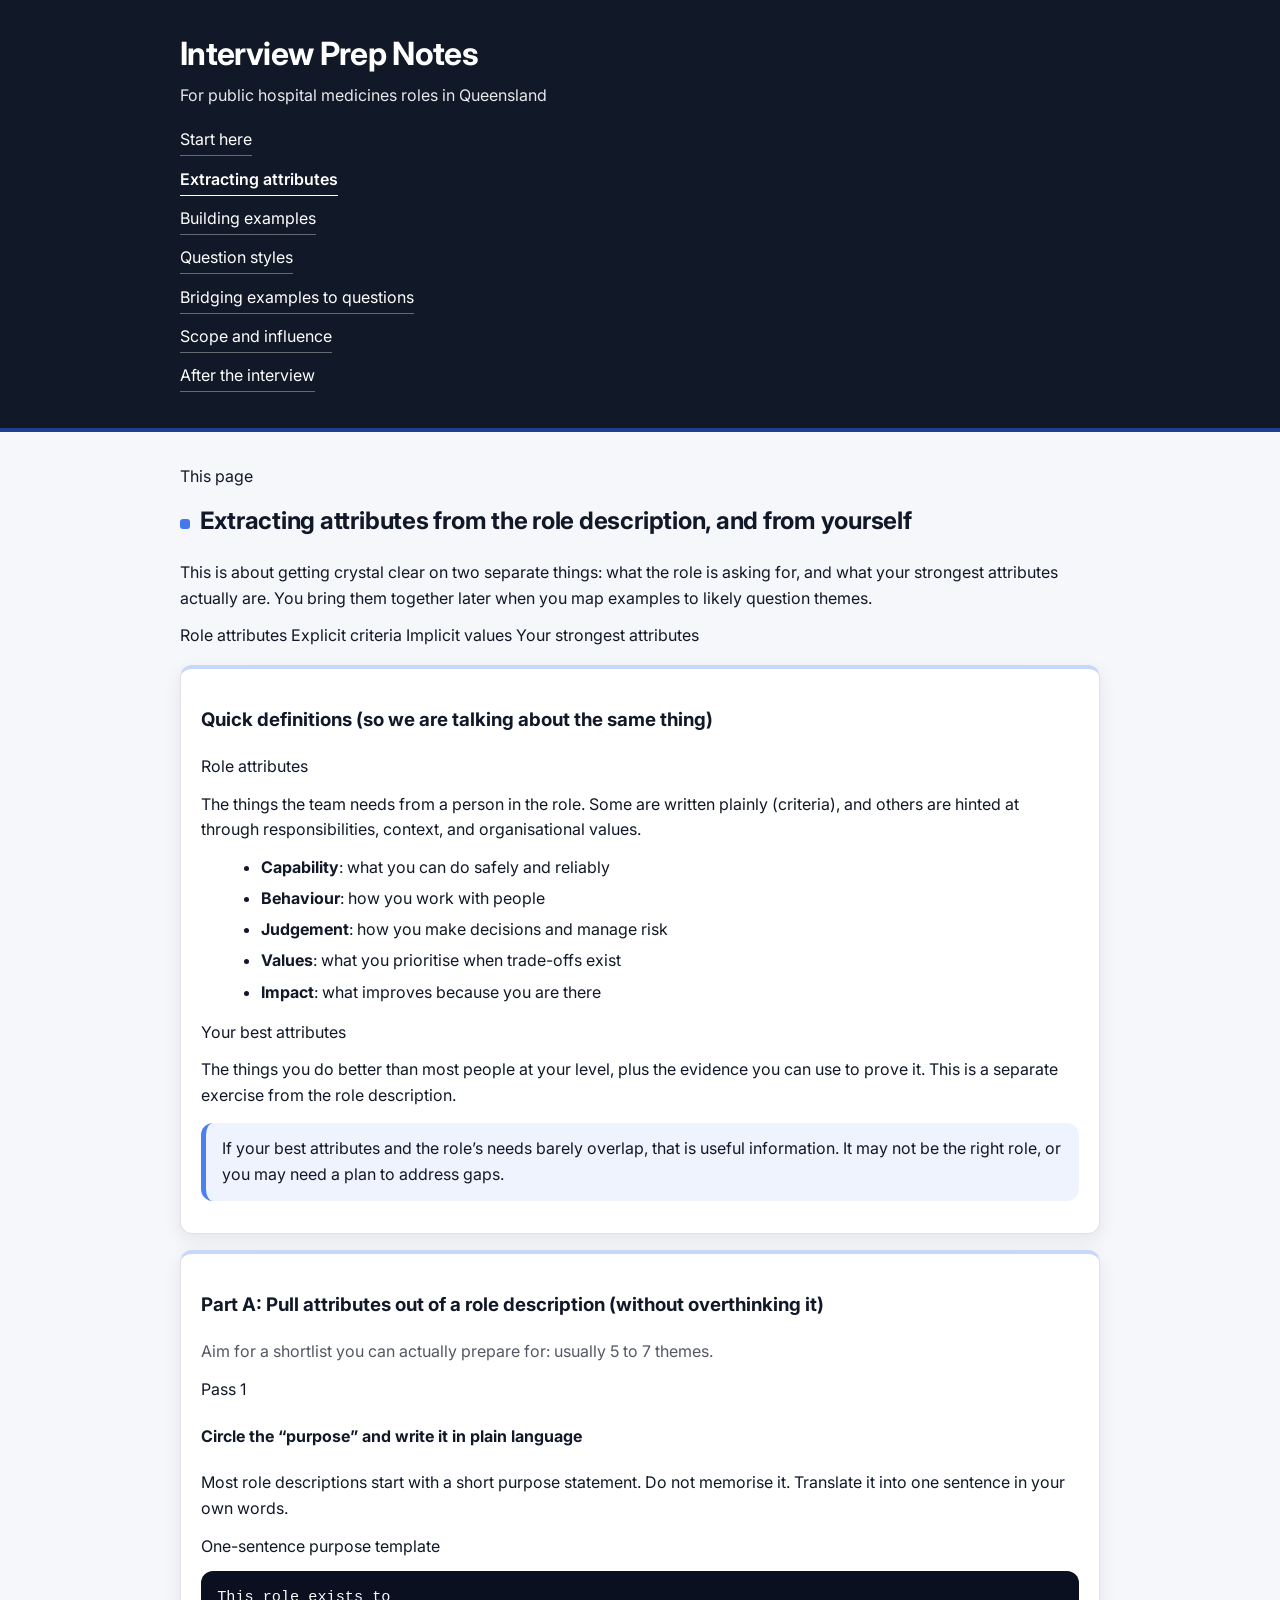
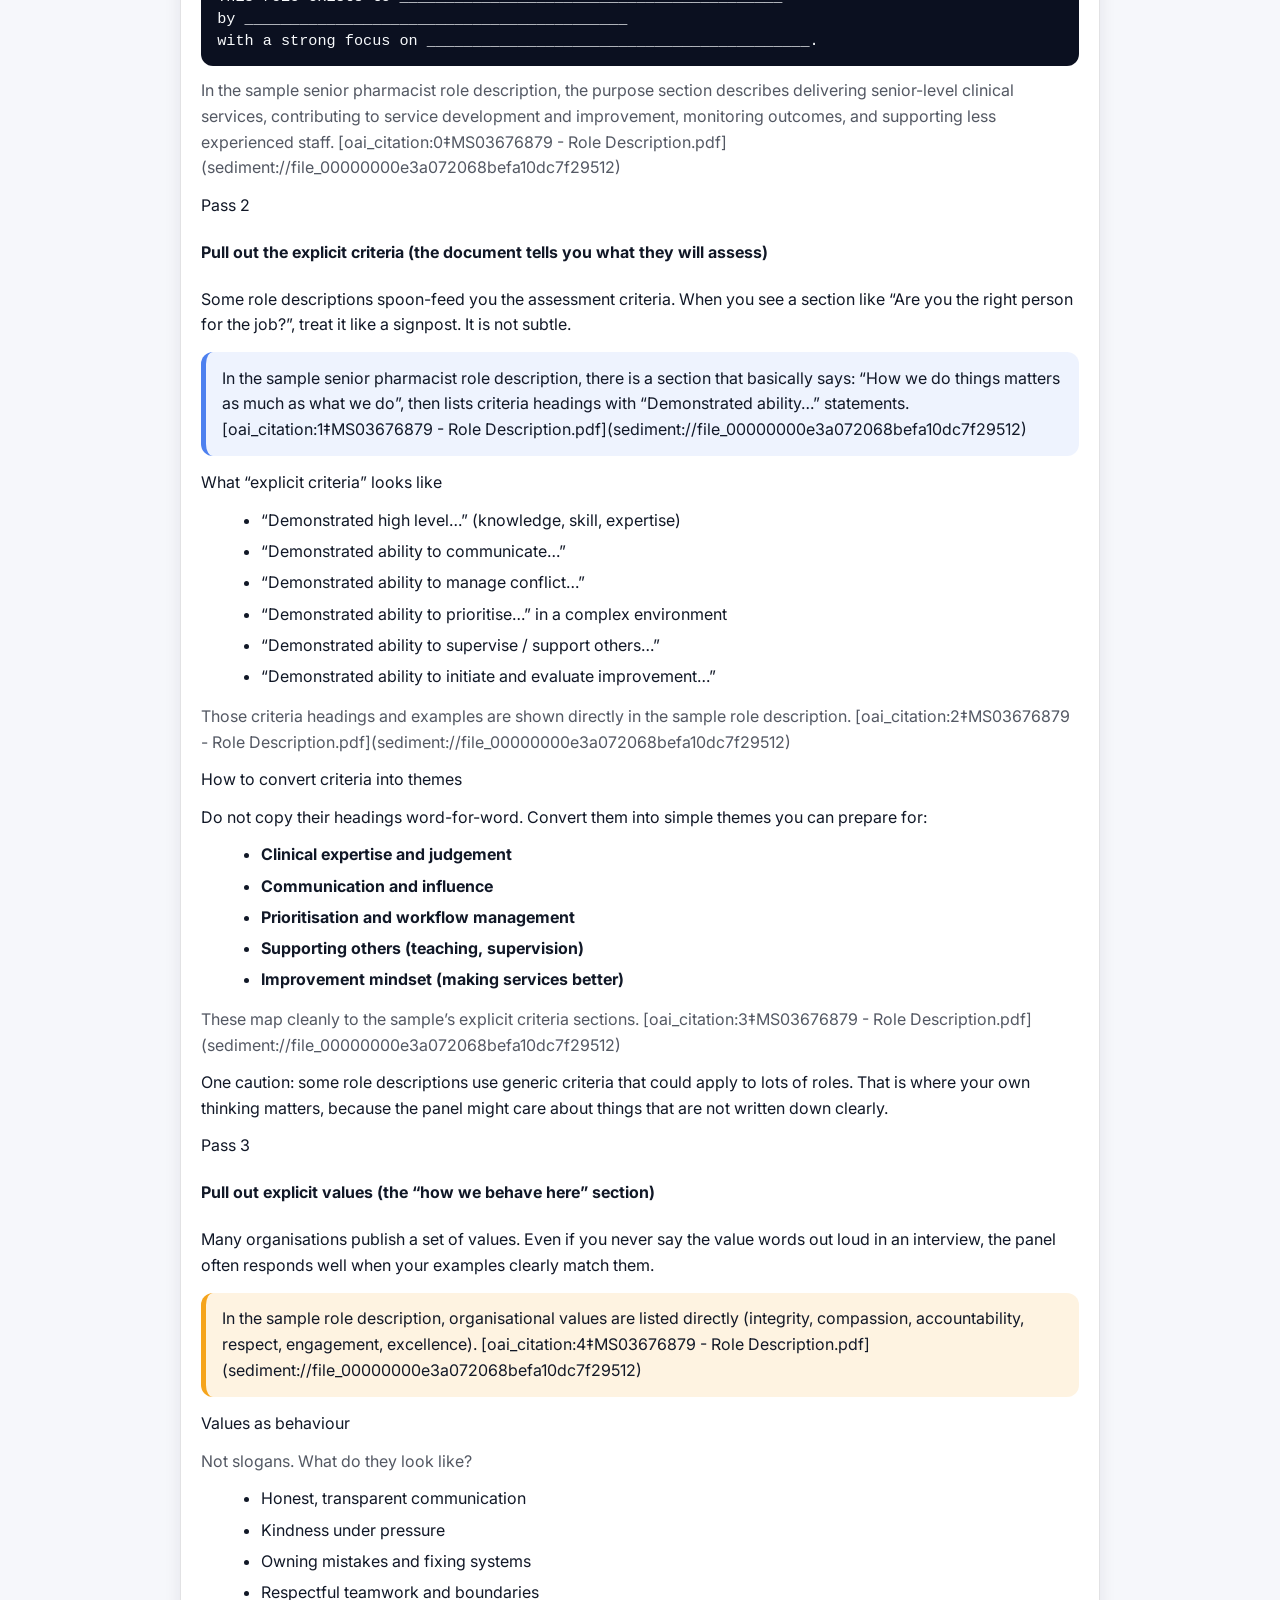
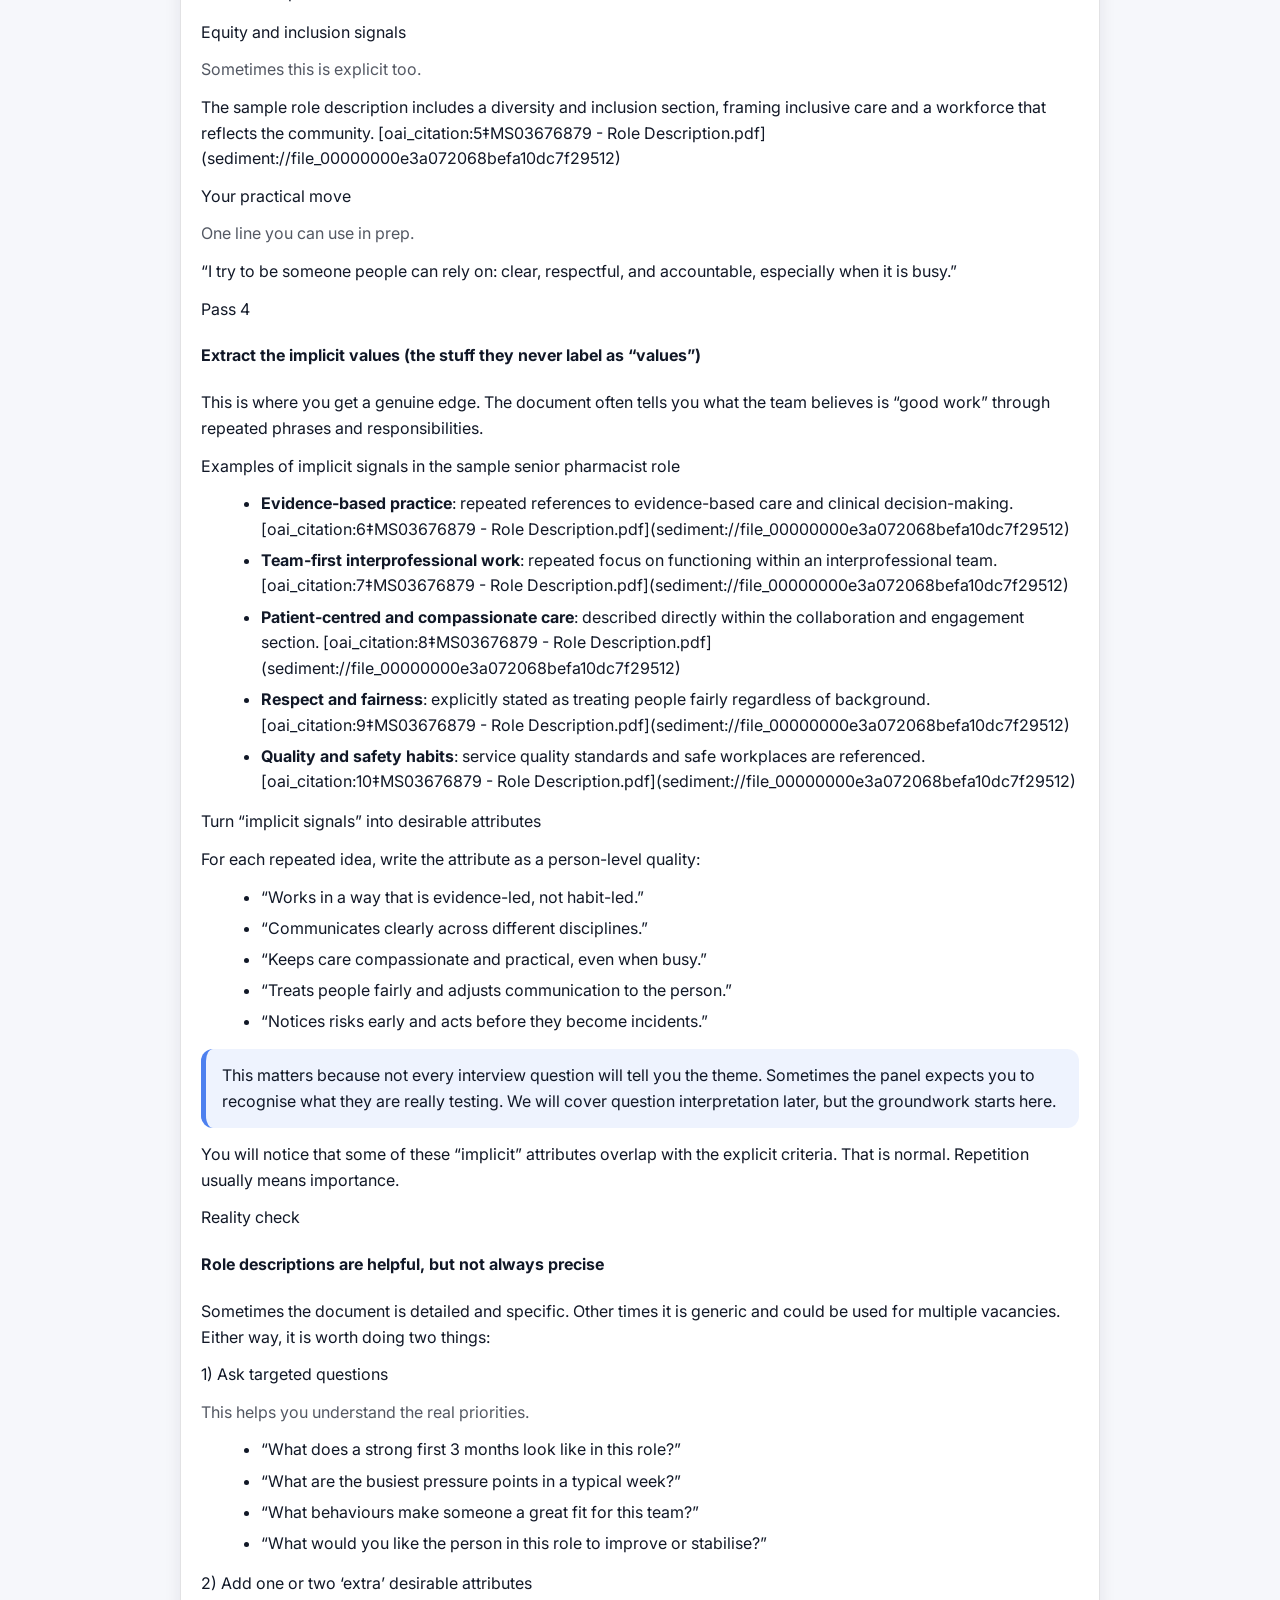
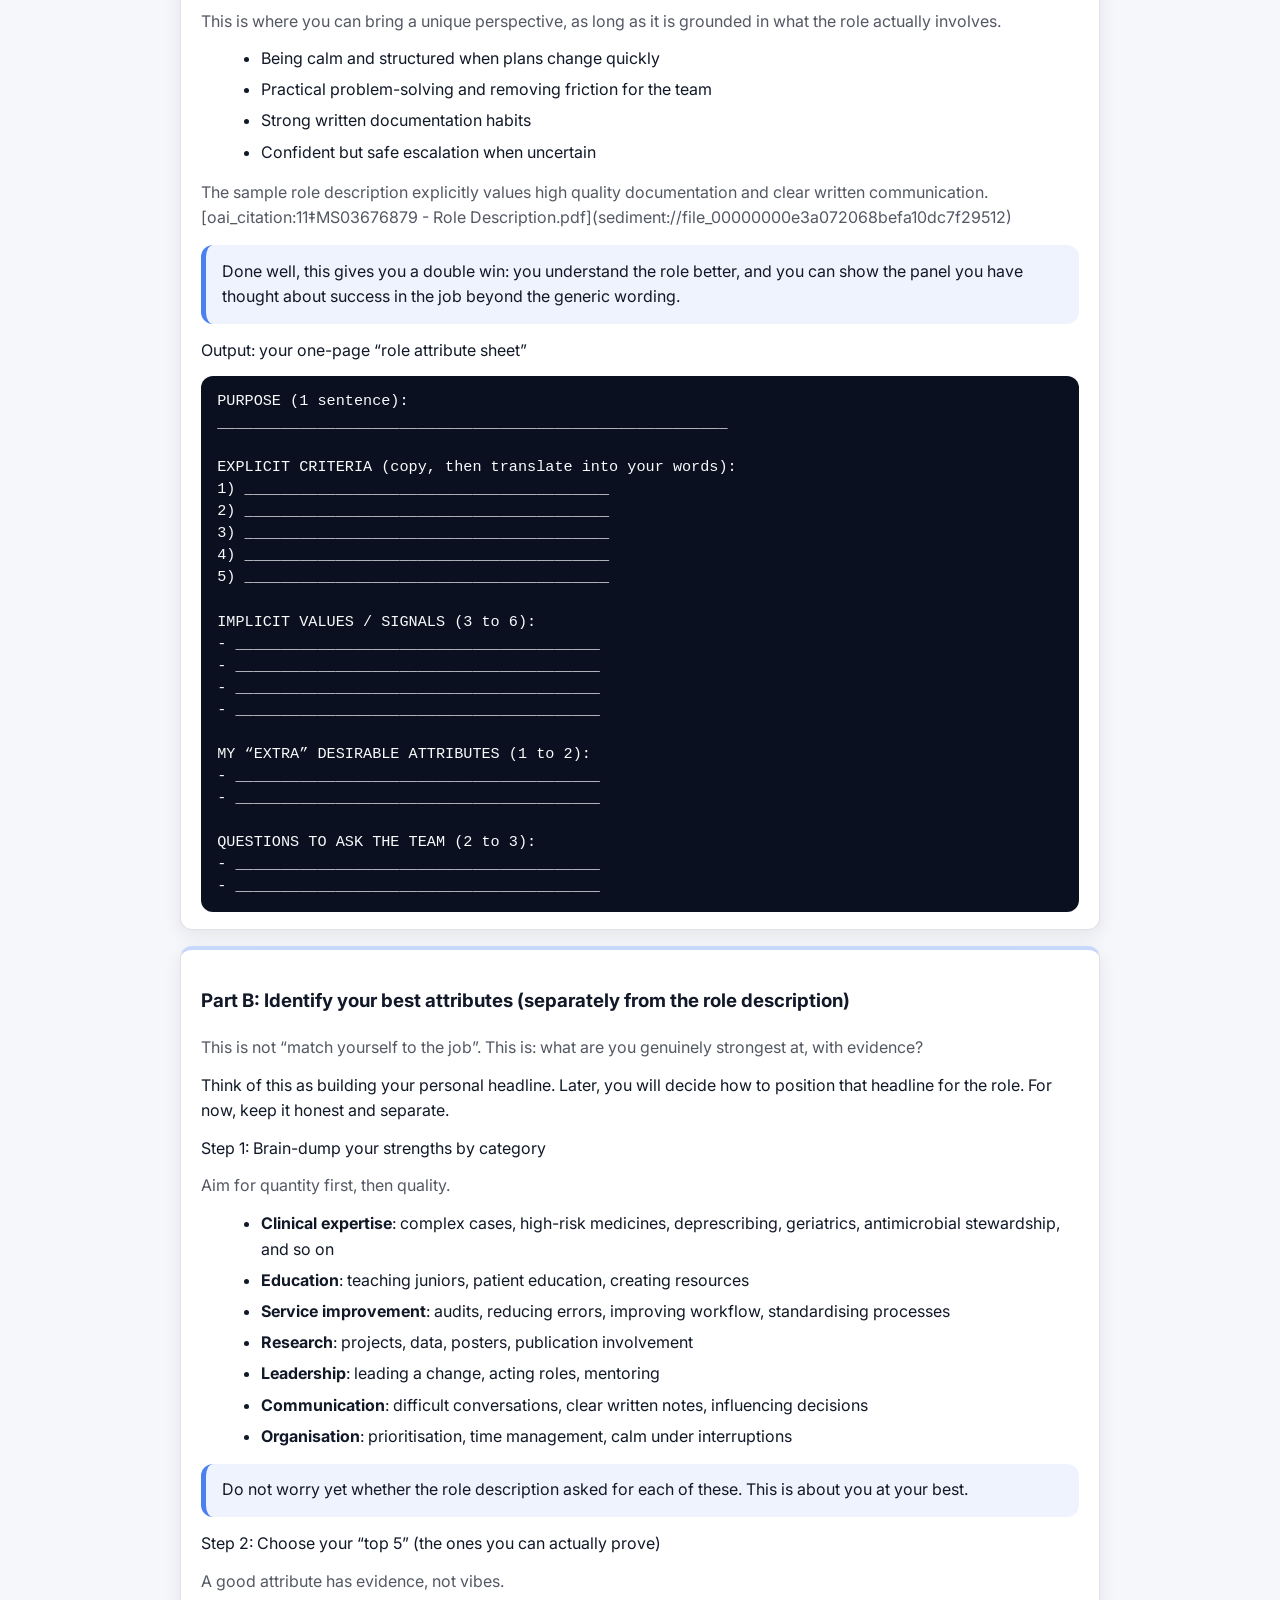
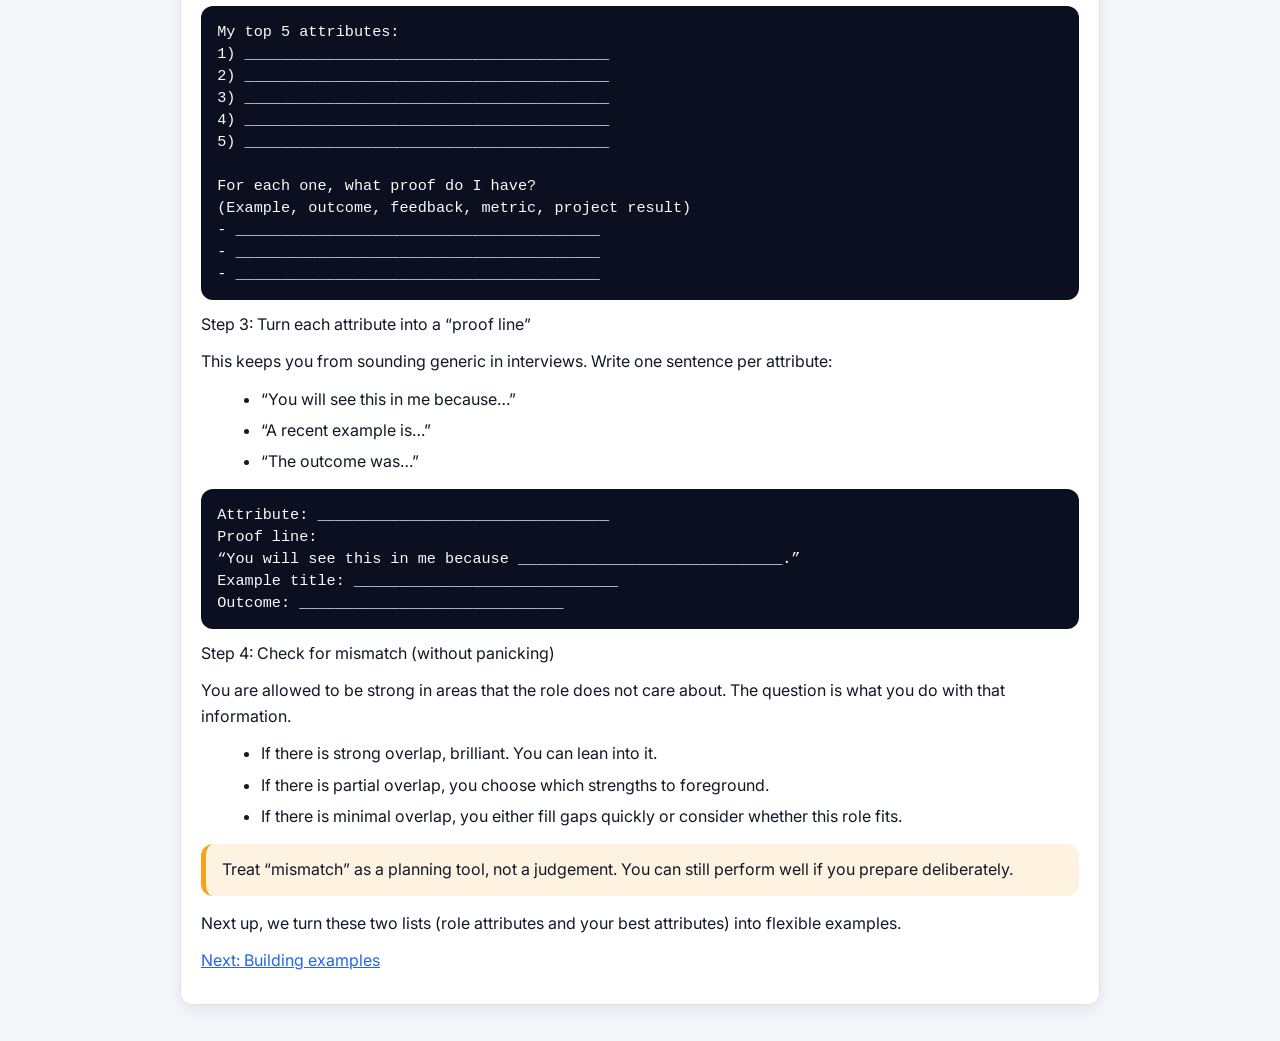
<file: bridging-examples.html>
<!doctype html>
<html lang="en">
<head>
  <meta charset="utf-8" />
  <meta name="viewport" content="width=device-width, initial-scale=1" />
  <title>Extracting attributes | Interview Prep Notes</title>

  <link rel="preconnect" href="https://fonts.googleapis.com" />
  <link rel="preconnect" href="https://fonts.gstatic.com" crossorigin />
  <link href="https://fonts.googleapis.com/css2?family=Inter:wght@400;600;700&display=swap" rel="stylesheet" />

  <link rel="stylesheet" href="assets/styles.css" />
</head>

<body>
  <header class="site-header">
    <div class="container">
      <div class="header-top">
        <div>
          <h1>Interview Prep Notes</h1>
          <p class="subtitle">For public hospital medicines roles in Queensland</p>
        </div>
      </div>

      <nav class="nav" aria-label="Guide navigation">
        <a href="index.html">Start here</a>
        <a href="extracting-attributes.html" aria-current="page">Extracting attributes</a>
        <a href="building-examples.html">Building examples</a>
        <a href="question-styles.html">Question styles</a>
        <a href="bridging-examples.html">Bridging examples to questions</a>
        <a href="scope-and-influence.html">Scope and influence</a>
        <a href="after-the-interview.html">After the interview</a>
      </nav>
    </div>
  </header>

  <main class="container">
    <section class="hero">
      <div class="hero-inner">
        <p class="kicker">This page</p>
        <h2 class="hero-title">Extracting attributes from the role description, and from yourself</h2>
        <p class="hero-lede">
          This is about getting crystal clear on two separate things:
          what the role is asking for, and what your strongest attributes actually are.
          You bring them together later when you map examples to likely question themes.
        </p>

        <div class="pill-row" aria-label="Key ideas">
          <span class="pill">Role attributes</span>
          <span class="pill">Explicit criteria</span>
          <span class="pill">Implicit values</span>
          <span class="pill">Your strongest attributes</span>
        </div>
      </div>
    </section>

    <section class="card">
      <div class="card-heading">
        <h3>Quick definitions (so we are talking about the same thing)</h3>
      </div>

      <div class="grid two">
        <div class="soft">
          <p class="label">Role attributes</p>
          <p>
            The things the team needs from a person in the role.
            Some are written plainly (criteria), and others are hinted at through responsibilities, context, and organisational values.
          </p>
          <ul>
            <li><strong>Capability</strong>: what you can do safely and reliably</li>
            <li><strong>Behaviour</strong>: how you work with people</li>
            <li><strong>Judgement</strong>: how you make decisions and manage risk</li>
            <li><strong>Values</strong>: what you prioritise when trade-offs exist</li>
            <li><strong>Impact</strong>: what improves because you are there</li>
          </ul>
        </div>

        <div class="soft">
          <p class="label">Your best attributes</p>
          <p>
            The things you do better than most people at your level, plus the evidence you can use to prove it.
            This is a separate exercise from the role description.
          </p>
          <p class="callout info">
            If your best attributes and the role’s needs barely overlap, that is useful information.
            It may not be the right role, or you may need a plan to address gaps.
          </p>
        </div>
      </div>
    </section>

    <section class="card">
      <div class="card-heading">
        <h3>Part A: Pull attributes out of a role description (without overthinking it)</h3>
        <p class="muted">
          Aim for a shortlist you can actually prepare for: usually 5 to 7 themes.
        </p>
      </div>

      <div class="steps">
        <div class="step">
          <div class="step-badge">Pass 1</div>
          <div>
            <h4>Circle the “purpose” and write it in plain language</h4>
            <p>
              Most role descriptions start with a short purpose statement. Do not memorise it.
              Translate it into one sentence in your own words.
            </p>
            <div class="worksheet">
              <p class="label">One-sentence purpose template</p>
              <pre>This role exists to __________________________________________
by __________________________________________
with a strong focus on __________________________________________.</pre>
            </div>
            <p class="muted">
              In the sample senior pharmacist role description, the purpose section describes delivering senior-level clinical services,
              contributing to service development and improvement, monitoring outcomes, and supporting less experienced staff.  [oai_citation:0‡MS03676879 - Role Description.pdf](sediment://file_00000000e3a072068befa10dc7f29512)
            </p>
          </div>
        </div>

        <div class="step">
          <div class="step-badge">Pass 2</div>
          <div>
            <h4>Pull out the explicit criteria (the document tells you what they will assess)</h4>
            <p>
              Some role descriptions spoon-feed you the assessment criteria.
              When you see a section like “Are you the right person for the job?”, treat it like a signpost.
              It is not subtle.
            </p>

            <p class="callout good">
              In the sample senior pharmacist role description, there is a section that basically says:
              “How we do things matters as much as what we do”, then lists criteria headings with “Demonstrated ability…” statements.  [oai_citation:1‡MS03676879 - Role Description.pdf](sediment://file_00000000e3a072068befa10dc7f29512)
            </p>

            <div class="grid two">
              <div class="soft">
                <p class="label">What “explicit criteria” looks like</p>
                <ul>
                  <li>“Demonstrated high level…” (knowledge, skill, expertise)</li>
                  <li>“Demonstrated ability to communicate…”</li>
                  <li>“Demonstrated ability to manage conflict…”</li>
                  <li>“Demonstrated ability to prioritise…” in a complex environment</li>
                  <li>“Demonstrated ability to supervise / support others…”</li>
                  <li>“Demonstrated ability to initiate and evaluate improvement…”</li>
                </ul>
                <p class="muted">
                  Those criteria headings and examples are shown directly in the sample role description.  [oai_citation:2‡MS03676879 - Role Description.pdf](sediment://file_00000000e3a072068befa10dc7f29512)
                </p>
              </div>

              <div class="soft">
                <p class="label">How to convert criteria into themes</p>
                <p>
                  Do not copy their headings word-for-word. Convert them into simple themes you can prepare for:
                </p>
                <ul>
                  <li><strong>Clinical expertise and judgement</strong></li>
                  <li><strong>Communication and influence</strong></li>
                  <li><strong>Prioritisation and workflow management</strong></li>
                  <li><strong>Supporting others (teaching, supervision)</strong></li>
                  <li><strong>Improvement mindset (making services better)</strong></li>
                </ul>
                <p class="muted">
                  These map cleanly to the sample’s explicit criteria sections.  [oai_citation:3‡MS03676879 - Role Description.pdf](sediment://file_00000000e3a072068befa10dc7f29512)
                </p>
              </div>
            </div>

            <p>
              One caution: some role descriptions use generic criteria that could apply to lots of roles.
              That is where your own thinking matters, because the panel might care about things that are not written down clearly.
            </p>
          </div>
        </div>

        <div class="step">
          <div class="step-badge">Pass 3</div>
          <div>
            <h4>Pull out explicit values (the “how we behave here” section)</h4>
            <p>
              Many organisations publish a set of values.
              Even if you never say the value words out loud in an interview, the panel often responds well when your examples clearly match them.
            </p>

            <div class="callout warn">
              In the sample role description, organisational values are listed directly (integrity, compassion, accountability, respect, engagement, excellence).  [oai_citation:4‡MS03676879 - Role Description.pdf](sediment://file_00000000e3a072068befa10dc7f29512)
            </div>

            <div class="grid three">
              <div class="tile">
                <p class="label">Values as behaviour</p>
                <p class="muted">Not slogans. What do they look like?</p>
                <ul class="tight">
                  <li>Honest, transparent communication</li>
                  <li>Kindness under pressure</li>
                  <li>Owning mistakes and fixing systems</li>
                  <li>Respectful teamwork and boundaries</li>
                </ul>
              </div>

              <div class="tile">
                <p class="label">Equity and inclusion signals</p>
                <p class="muted">Sometimes this is explicit too.</p>
                <p>
                  The sample role description includes a diversity and inclusion section, framing inclusive care and a workforce that reflects the community.  [oai_citation:5‡MS03676879 - Role Description.pdf](sediment://file_00000000e3a072068befa10dc7f29512)
                </p>
              </div>

              <div class="tile">
                <p class="label">Your practical move</p>
                <p class="muted">One line you can use in prep.</p>
                <p>
                  “I try to be someone people can rely on: clear, respectful, and accountable, especially when it is busy.”
                </p>
              </div>
            </div>
          </div>
        </div>

        <div class="step">
          <div class="step-badge">Pass 4</div>
          <div>
            <h4>Extract the implicit values (the stuff they never label as “values”)</h4>
            <p>
              This is where you get a genuine edge.
              The document often tells you what the team believes is “good work” through repeated phrases and responsibilities.
            </p>

            <div class="grid two">
              <div class="soft">
                <p class="label">Examples of implicit signals in the sample senior pharmacist role</p>
                <ul>
                  <li><strong>Evidence-based practice</strong>: repeated references to evidence-based care and clinical decision-making.  [oai_citation:6‡MS03676879 - Role Description.pdf](sediment://file_00000000e3a072068befa10dc7f29512)</li>
                  <li><strong>Team-first interprofessional work</strong>: repeated focus on functioning within an interprofessional team.  [oai_citation:7‡MS03676879 - Role Description.pdf](sediment://file_00000000e3a072068befa10dc7f29512)</li>
                  <li><strong>Patient-centred and compassionate care</strong>: described directly within the collaboration and engagement section.  [oai_citation:8‡MS03676879 - Role Description.pdf](sediment://file_00000000e3a072068befa10dc7f29512)</li>
                  <li><strong>Respect and fairness</strong>: explicitly stated as treating people fairly regardless of background.  [oai_citation:9‡MS03676879 - Role Description.pdf](sediment://file_00000000e3a072068befa10dc7f29512)</li>
                  <li><strong>Quality and safety habits</strong>: service quality standards and safe workplaces are referenced.  [oai_citation:10‡MS03676879 - Role Description.pdf](sediment://file_00000000e3a072068befa10dc7f29512)</li>
                </ul>
              </div>

              <div class="soft">
                <p class="label">Turn “implicit signals” into desirable attributes</p>
                <p>
                  For each repeated idea, write the attribute as a person-level quality:
                </p>
                <ul>
                  <li>“Works in a way that is evidence-led, not habit-led.”</li>
                  <li>“Communicates clearly across different disciplines.”</li>
                  <li>“Keeps care compassionate and practical, even when busy.”</li>
                  <li>“Treats people fairly and adjusts communication to the person.”</li>
                  <li>“Notices risks early and acts before they become incidents.”</li>
                </ul>

                <p class="callout info">
                  This matters because not every interview question will tell you the theme.
                  Sometimes the panel expects you to recognise what they are really testing.
                  We will cover question interpretation later, but the groundwork starts here.
                </p>
              </div>
            </div>

            <p>
              You will notice that some of these “implicit” attributes overlap with the explicit criteria.
              That is normal. Repetition usually means importance.
            </p>
          </div>
        </div>

        <div class="step">
          <div class="step-badge">Reality check</div>
          <div>
            <h4>Role descriptions are helpful, but not always precise</h4>
            <p>
              Sometimes the document is detailed and specific. Other times it is generic and could be used for multiple vacancies.
              Either way, it is worth doing two things:
            </p>

            <div class="grid two">
              <div class="soft">
                <p class="label">1) Ask targeted questions</p>
                <p class="muted">This helps you understand the real priorities.</p>
                <ul>
                  <li>“What does a strong first 3 months look like in this role?”</li>
                  <li>“What are the busiest pressure points in a typical week?”</li>
                  <li>“What behaviours make someone a great fit for this team?”</li>
                  <li>“What would you like the person in this role to improve or stabilise?”</li>
                </ul>
              </div>

              <div class="soft">
                <p class="label">2) Add one or two ‘extra’ desirable attributes</p>
                <p class="muted">
                  This is where you can bring a unique perspective, as long as it is grounded in what the role actually involves.
                </p>
                <ul>
                  <li>Being calm and structured when plans change quickly</li>
                  <li>Practical problem-solving and removing friction for the team</li>
                  <li>Strong written documentation habits</li>
                  <li>Confident but safe escalation when uncertain</li>
                </ul>
                <p class="muted">
                  The sample role description explicitly values high quality documentation and clear written communication.  [oai_citation:11‡MS03676879 - Role Description.pdf](sediment://file_00000000e3a072068befa10dc7f29512)
                </p>
              </div>
            </div>

            <p class="callout good">
              Done well, this gives you a double win:
              you understand the role better, and you can show the panel you have thought about success in the job beyond the generic wording.
            </p>
          </div>
        </div>
      </div>

      <div class="worksheet">
        <p class="label">Output: your one-page “role attribute sheet”</p>
        <pre>PURPOSE (1 sentence):
________________________________________________________

EXPLICIT CRITERIA (copy, then translate into your words):
1) ________________________________________
2) ________________________________________
3) ________________________________________
4) ________________________________________
5) ________________________________________

IMPLICIT VALUES / SIGNALS (3 to 6):
- ________________________________________
- ________________________________________
- ________________________________________
- ________________________________________

MY “EXTRA” DESIRABLE ATTRIBUTES (1 to 2):
- ________________________________________
- ________________________________________

QUESTIONS TO ASK THE TEAM (2 to 3):
- ________________________________________
- ________________________________________</pre>
      </div>
    </section>

    <section class="card">
      <div class="card-heading">
        <h3>Part B: Identify your best attributes (separately from the role description)</h3>
        <p class="muted">
          This is not “match yourself to the job”. This is: what are you genuinely strongest at, with evidence?
        </p>
      </div>

      <p>
        Think of this as building your personal headline.
        Later, you will decide how to position that headline for the role.
        For now, keep it honest and separate.
      </p>

      <div class="grid two">
        <div class="soft">
          <p class="label">Step 1: Brain-dump your strengths by category</p>
          <p class="muted">Aim for quantity first, then quality.</p>
          <ul>
            <li><strong>Clinical expertise</strong>: complex cases, high-risk medicines, deprescribing, geriatrics, antimicrobial stewardship, and so on</li>
            <li><strong>Education</strong>: teaching juniors, patient education, creating resources</li>
            <li><strong>Service improvement</strong>: audits, reducing errors, improving workflow, standardising processes</li>
            <li><strong>Research</strong>: projects, data, posters, publication involvement</li>
            <li><strong>Leadership</strong>: leading a change, acting roles, mentoring</li>
            <li><strong>Communication</strong>: difficult conversations, clear written notes, influencing decisions</li>
            <li><strong>Organisation</strong>: prioritisation, time management, calm under interruptions</li>
          </ul>

          <p class="callout info">
            Do not worry yet whether the role description asked for each of these.
            This is about you at your best.
          </p>
        </div>

        <div class="soft">
          <p class="label">Step 2: Choose your “top 5” (the ones you can actually prove)</p>
          <p class="muted">A good attribute has evidence, not vibes.</p>

          <div class="worksheet">
            <pre>My top 5 attributes:
1) ________________________________________
2) ________________________________________
3) ________________________________________
4) ________________________________________
5) ________________________________________

For each one, what proof do I have?
(Example, outcome, feedback, metric, project result)
- ________________________________________
- ________________________________________
- ________________________________________</pre>
          </div>
        </div>
      </div>

      <div class="grid two">
        <div class="soft">
          <p class="label">Step 3: Turn each attribute into a “proof line”</p>
          <p>
            This keeps you from sounding generic in interviews.
            Write one sentence per attribute:
          </p>
          <ul>
            <li>“You will see this in me because…”</li>
            <li>“A recent example is…”</li>
            <li>“The outcome was…”</li>
          </ul>

          <div class="worksheet">
            <pre>Attribute: ________________________________
Proof line:
“You will see this in me because _____________________________.”
Example title: _____________________________
Outcome: _____________________________</pre>
          </div>
        </div>

        <div class="soft">
          <p class="label">Step 4: Check for mismatch (without panicking)</p>
          <p>
            You are allowed to be strong in areas that the role does not care about.
            The question is what you do with that information.
          </p>
          <ul>
            <li>If there is strong overlap, brilliant. You can lean into it.</li>
            <li>If there is partial overlap, you choose which strengths to foreground.</li>
            <li>If there is minimal overlap, you either fill gaps quickly or consider whether this role fits.</li>
          </ul>

          <p class="callout warn">
            Treat “mismatch” as a planning tool, not a judgement.
            You can still perform well if you prepare deliberately.
          </p>
        </div>
      </div>

      <p class="next-link">
        Next up, we turn these two lists (role attributes and your best attributes) into flexible examples.
      </p>

      <p><a class="btn" href="building-examples.html">Next: Building examples</a></p>
    </section>
  </main>
</body>
</html>
</file>
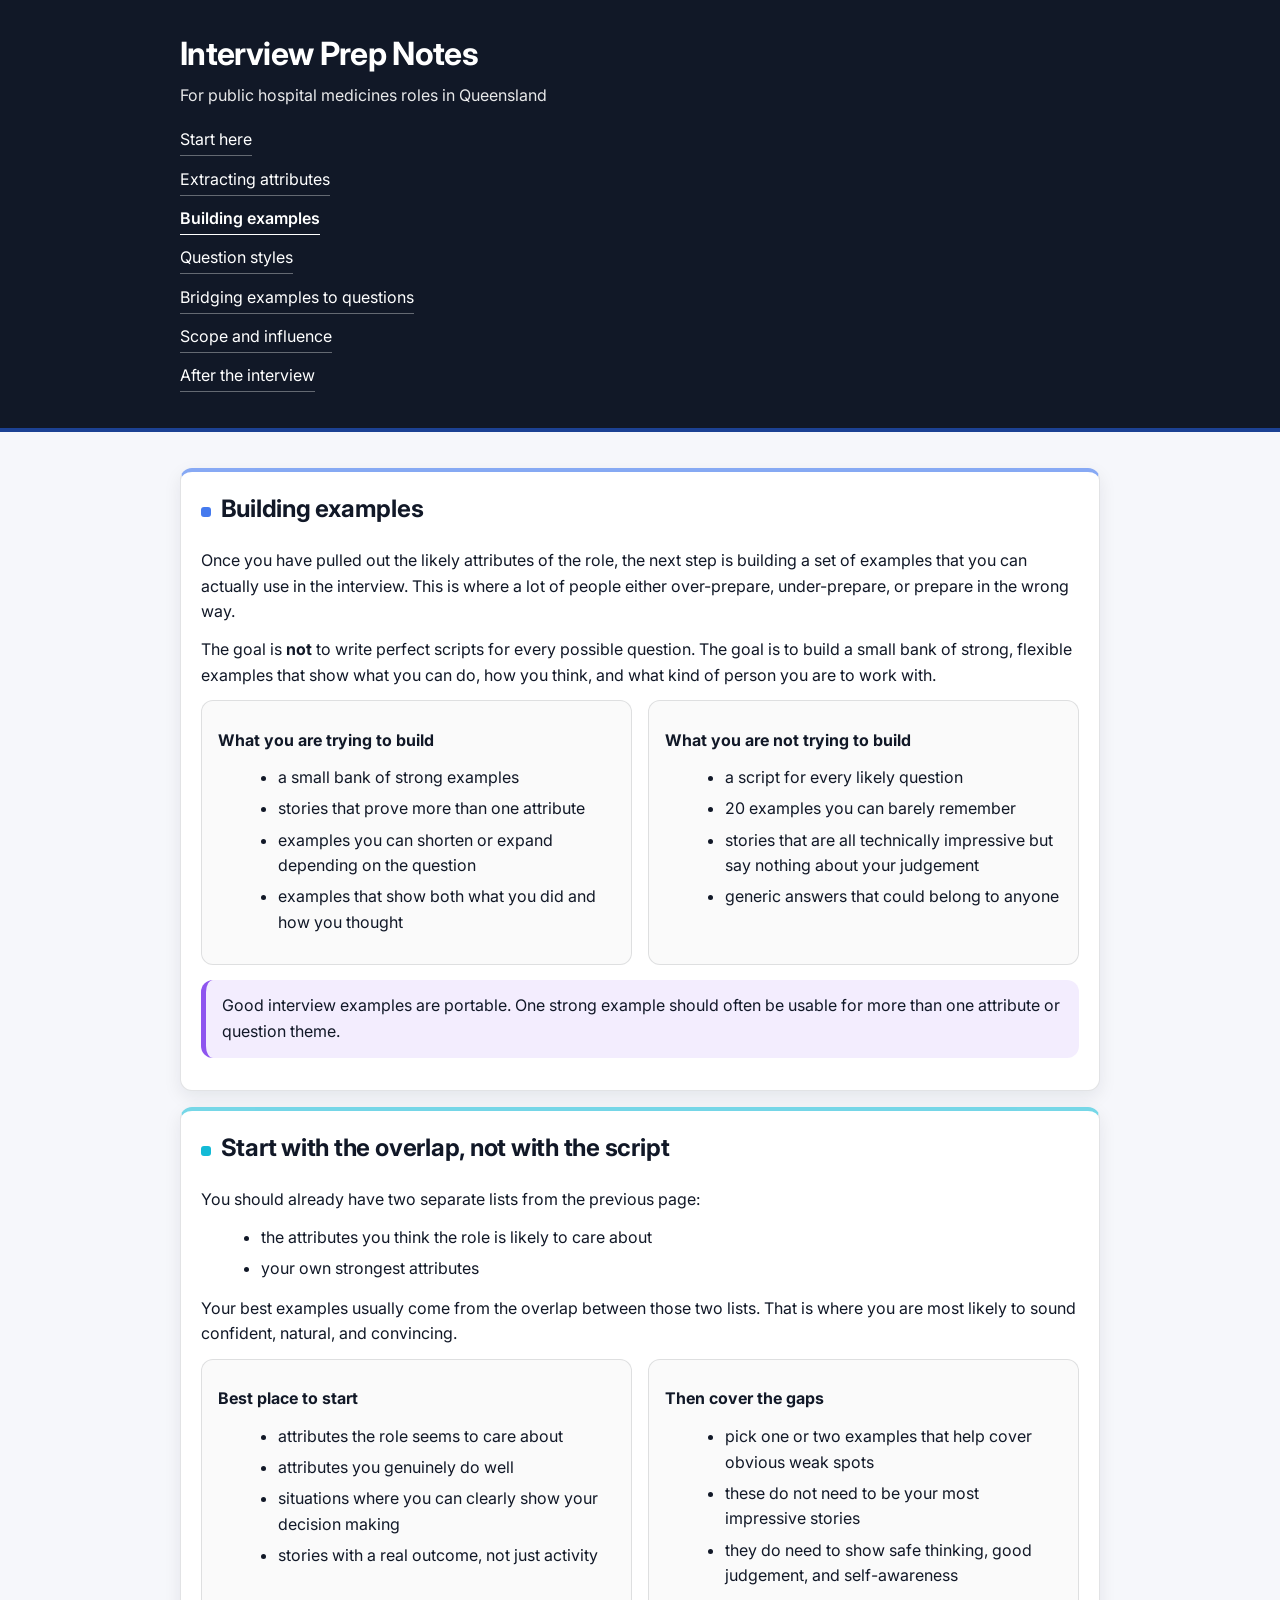
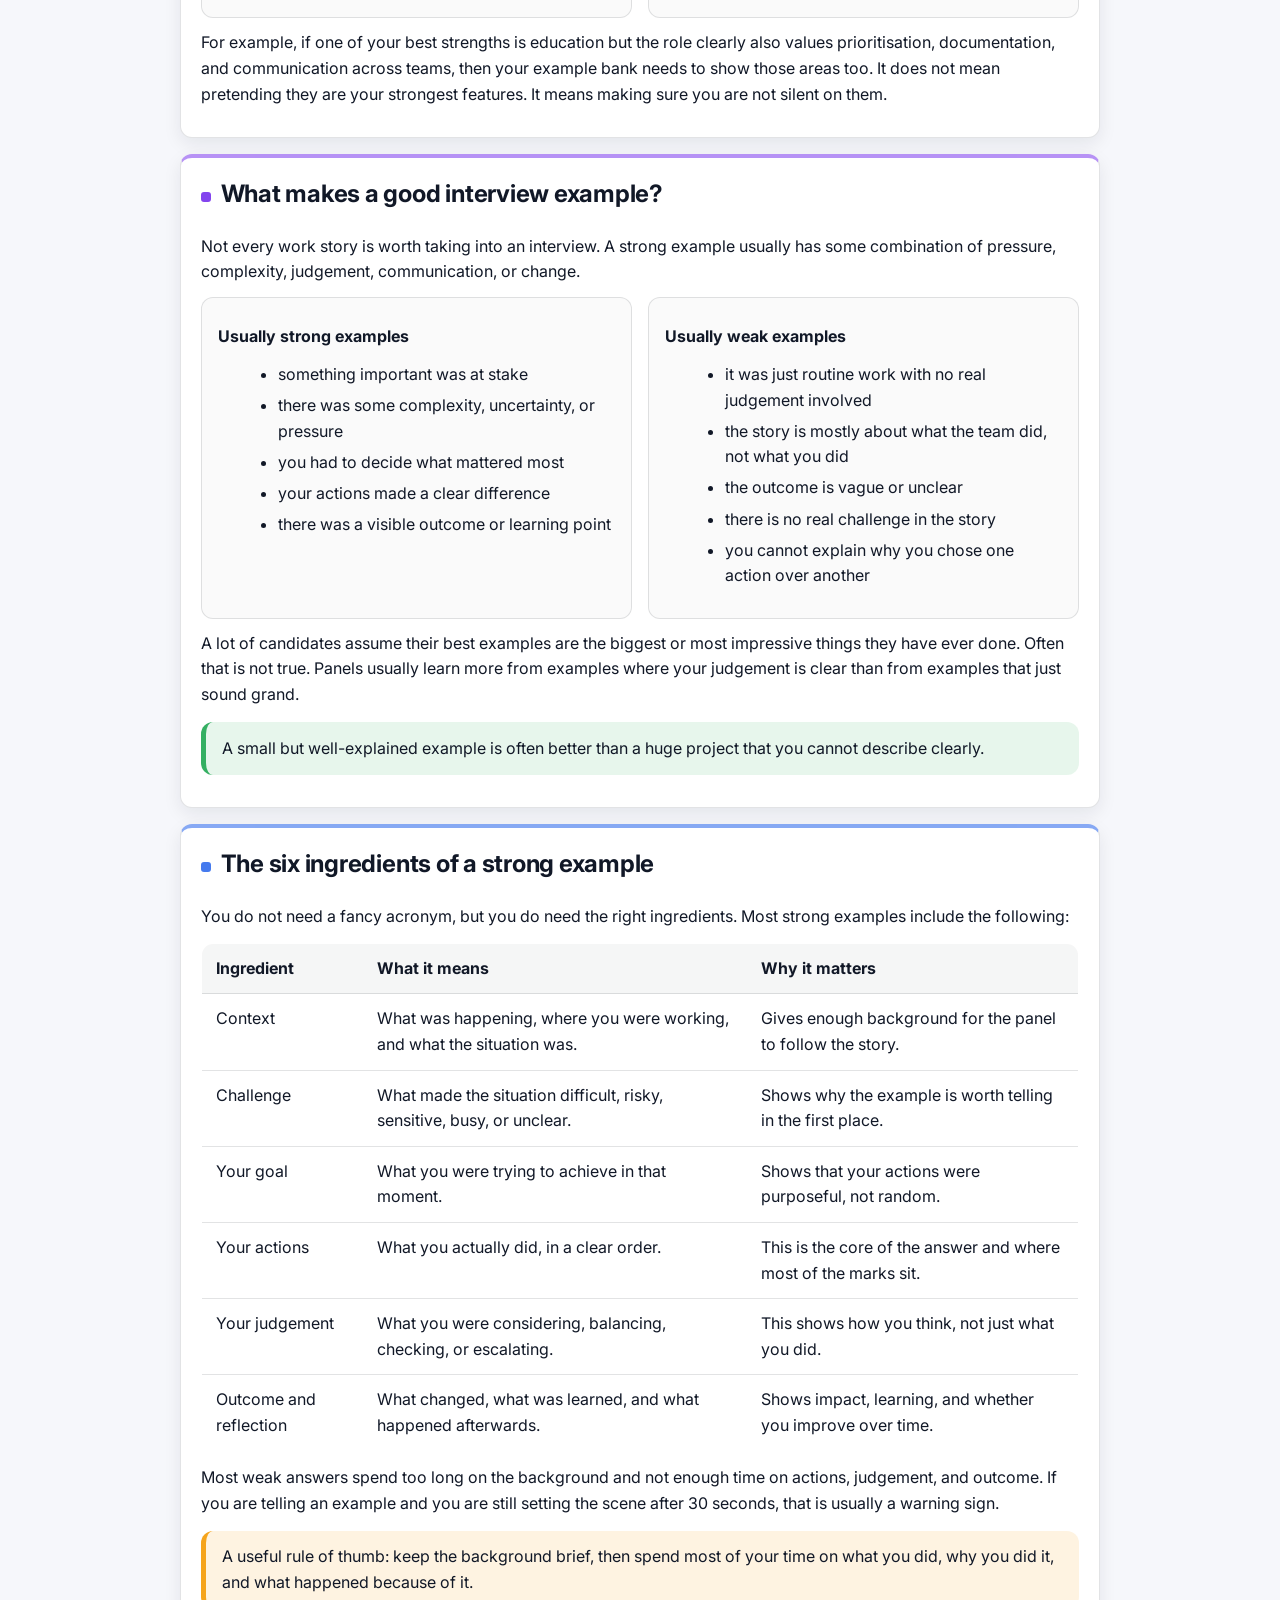
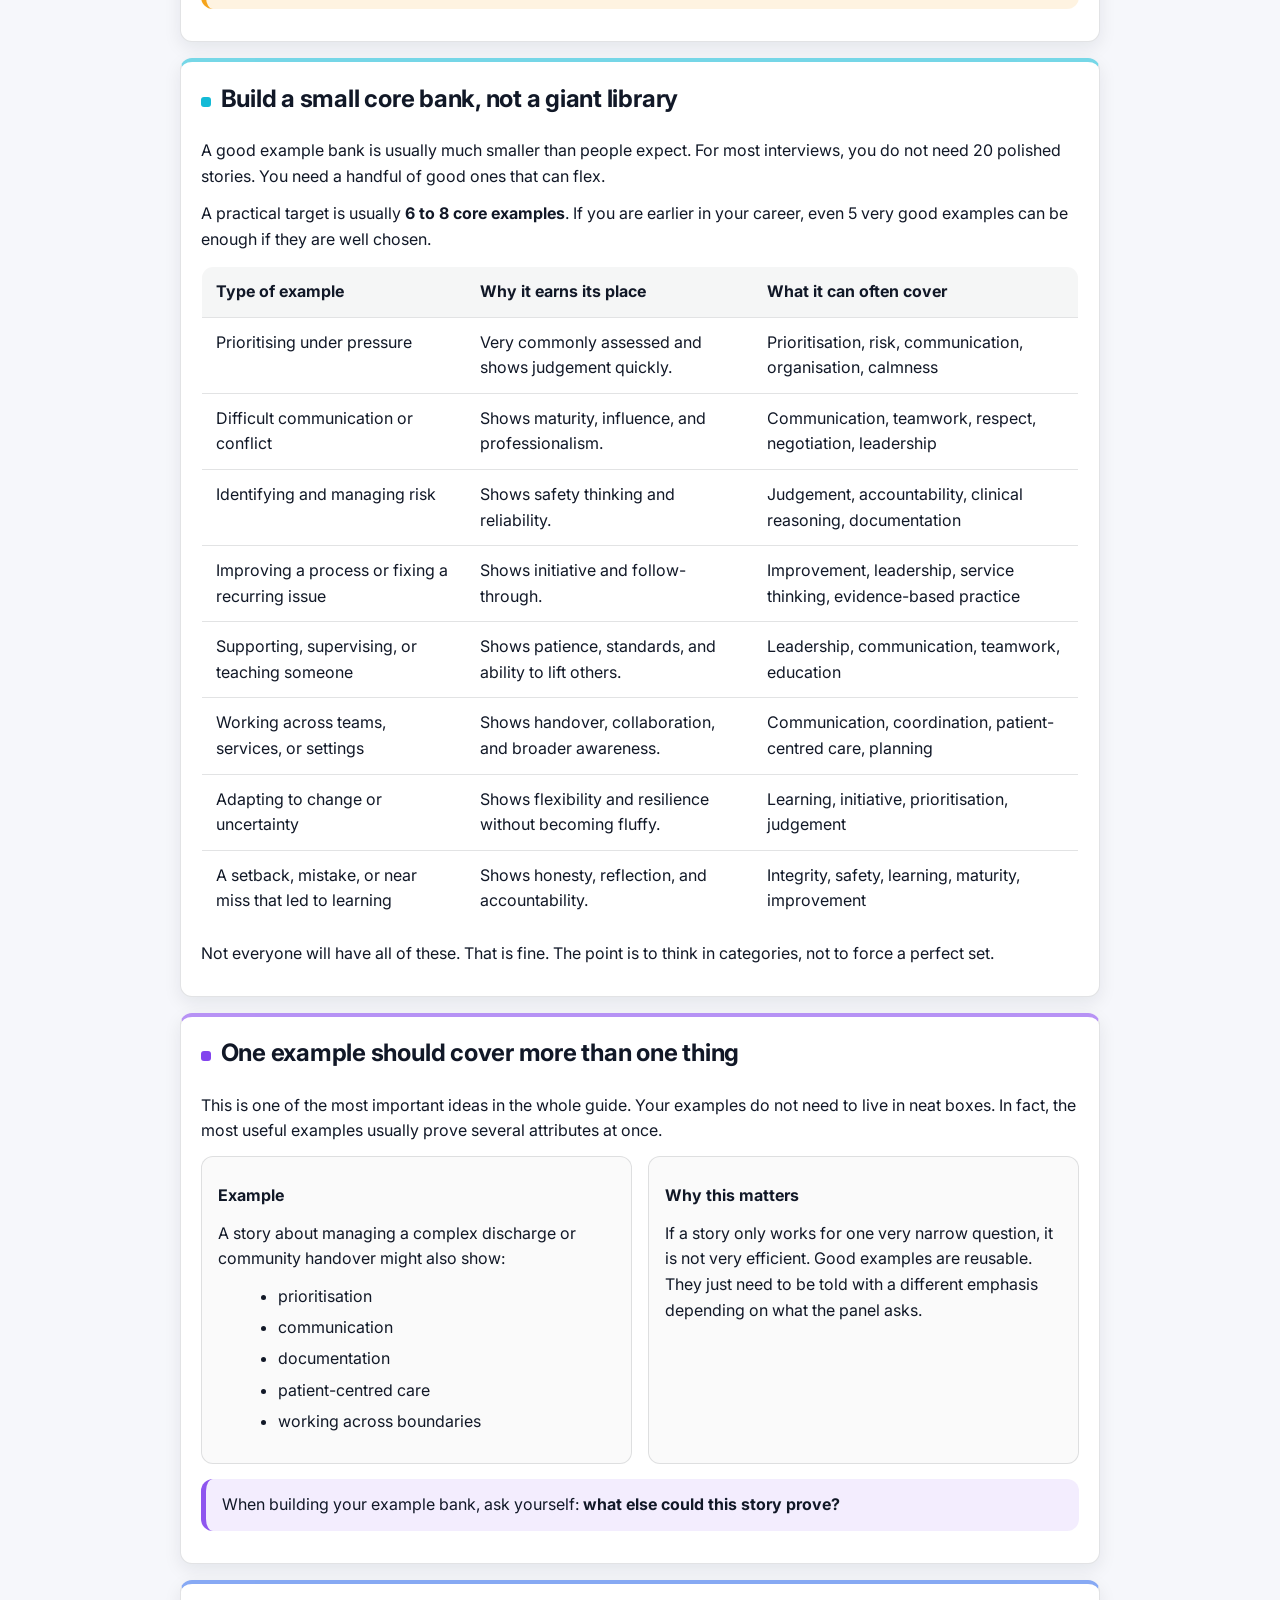
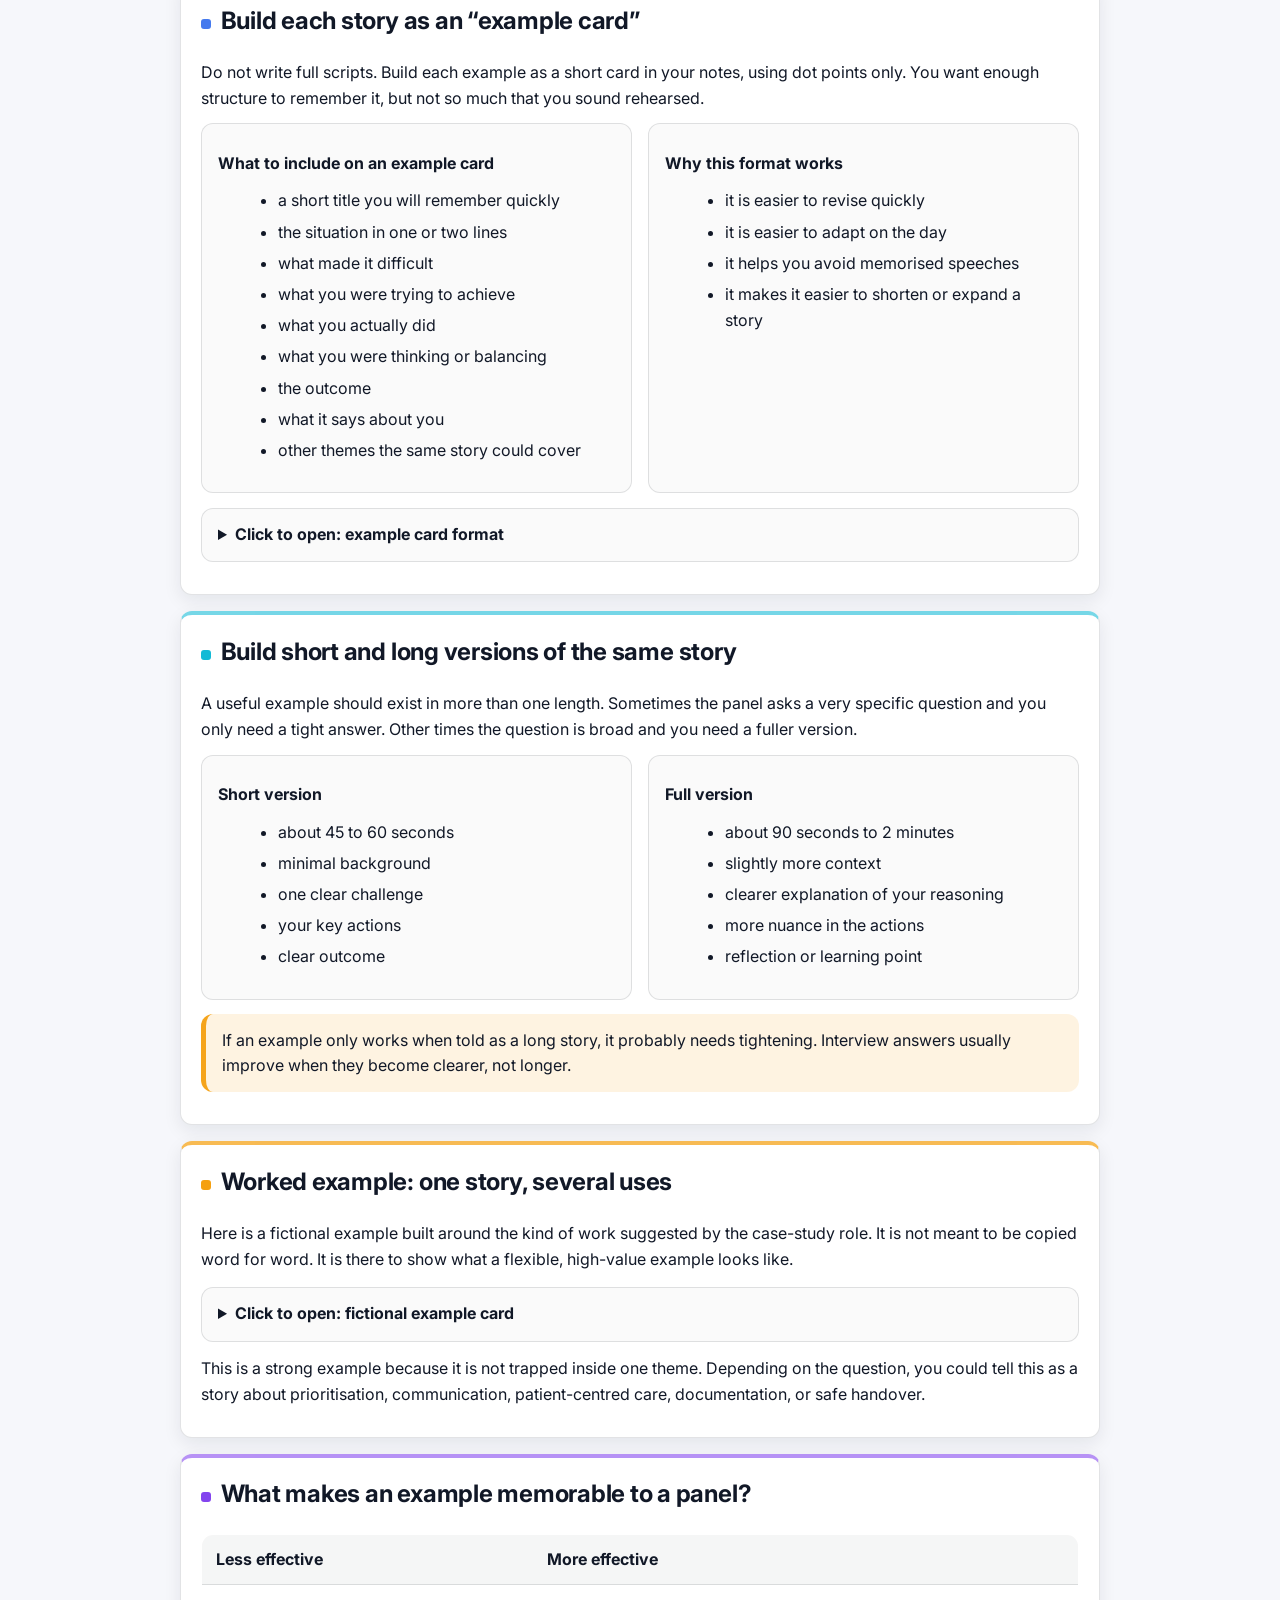
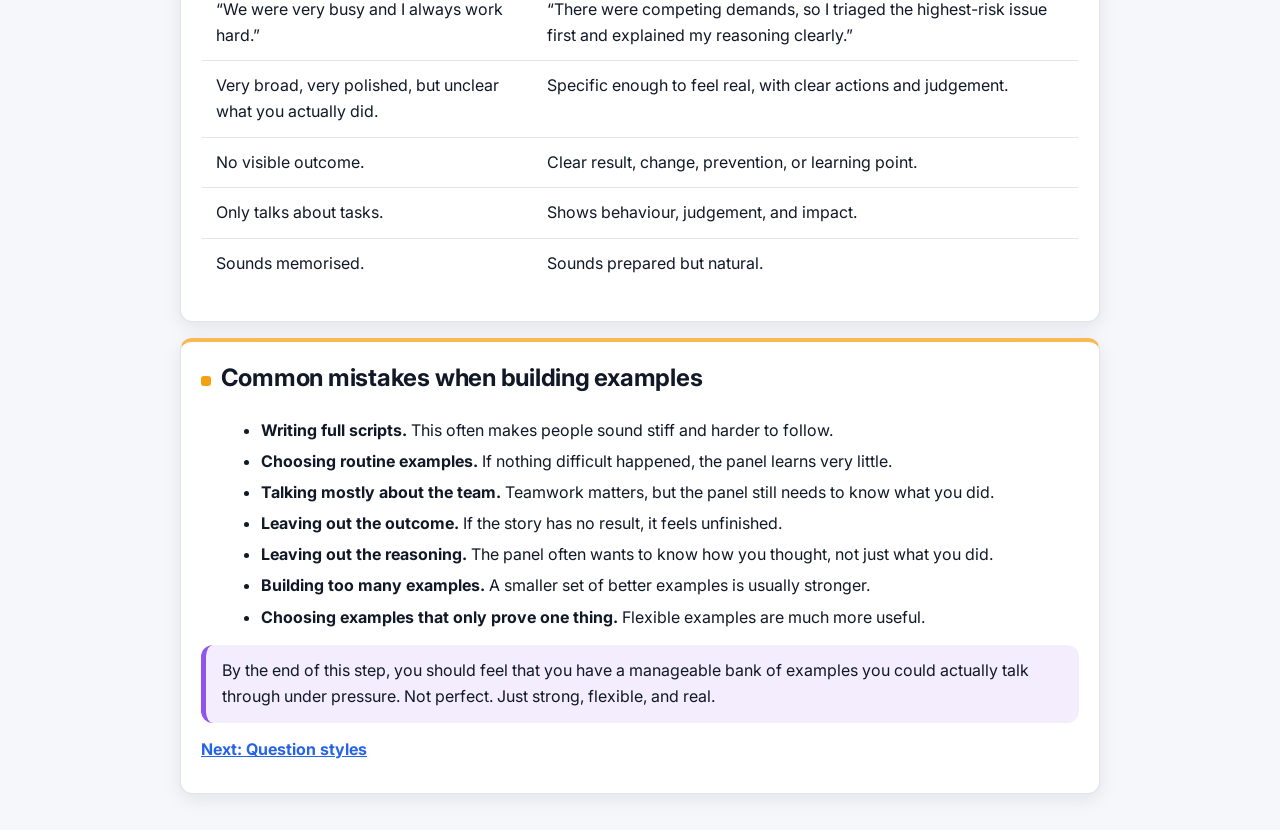
<file: building-examples.html>
<!doctype html>
<html lang="en">
<head>
  <meta charset="utf-8" />
  <meta name="viewport" content="width=device-width, initial-scale=1" />
  <title>Building examples | Interview Prep Notes</title>

  <link rel="preconnect" href="https://fonts.googleapis.com" />
  <link rel="preconnect" href="https://fonts.gstatic.com" crossorigin />
  <link href="https://fonts.googleapis.com/css2?family=Inter:wght@400;600;700&display=swap" rel="stylesheet" />

  <link rel="stylesheet" href="assets/styles.css" />
</head>

<body>
  <header class="site-header">
    <div class="container">
      <h1>Interview Prep Notes</h1>
      <p class="subtitle">For public hospital medicines roles in Queensland</p>

      <nav class="nav" aria-label="Guide navigation">
        <a href="index.html">Start here</a>
        <a href="extracting-attributes.html">Extracting attributes</a>
        <a href="building-examples.html" aria-current="page">Building examples</a>
        <a href="question-styles.html">Question styles</a>
        <a href="bridging-examples.html">Bridging examples to questions</a>
        <a href="scope-and-influence.html">Scope and influence</a>
        <a href="after-the-interview.html">After the interview</a>
      </nav>
    </div>
  </header>

  <main class="container">

    <section class="card card--blue">
      <h2>Building examples</h2>
      <p>
        Once you have pulled out the likely attributes of the role, the next step is building a set of examples that you can actually use in the interview.
        This is where a lot of people either over-prepare, under-prepare, or prepare in the wrong way.
      </p>
      <p>
        The goal is <strong>not</strong> to write perfect scripts for every possible question.
        The goal is to build a small bank of strong, flexible examples that show what you can do, how you think, and what kind of person you are to work with.
      </p>

      <div class="two-col">
        <div class="box box--plain">
          <p><strong>What you are trying to build</strong></p>
          <ul>
            <li>a small bank of strong examples</li>
            <li>stories that prove more than one attribute</li>
            <li>examples you can shorten or expand depending on the question</li>
            <li>examples that show both what you did and how you thought</li>
          </ul>
        </div>

        <div class="box box--plain">
          <p><strong>What you are not trying to build</strong></p>
          <ul>
            <li>a script for every likely question</li>
            <li>20 examples you can barely remember</li>
            <li>stories that are all technically impressive but say nothing about your judgement</li>
            <li>generic answers that could belong to anyone</li>
          </ul>
        </div>
      </div>

      <div class="callout note">
        Good interview examples are portable.
        One strong example should often be usable for more than one attribute or question theme.
      </div>
    </section>

    <section class="card card--teal">
      <h2>Start with the overlap, not with the script</h2>

      <p>
        You should already have two separate lists from the previous page:
      </p>
      <ul>
        <li>the attributes you think the role is likely to care about</li>
        <li>your own strongest attributes</li>
      </ul>

      <p>
        Your best examples usually come from the overlap between those two lists.
        That is where you are most likely to sound confident, natural, and convincing.
      </p>

      <div class="two-col">
        <div class="box box--plain">
          <p><strong>Best place to start</strong></p>
          <ul>
            <li>attributes the role seems to care about</li>
            <li>attributes you genuinely do well</li>
            <li>situations where you can clearly show your decision making</li>
            <li>stories with a real outcome, not just activity</li>
          </ul>
        </div>

        <div class="box box--plain">
          <p><strong>Then cover the gaps</strong></p>
          <ul>
            <li>pick one or two examples that help cover obvious weak spots</li>
            <li>these do not need to be your most impressive stories</li>
            <li>they do need to show safe thinking, good judgement, and self-awareness</li>
          </ul>
        </div>
      </div>

      <p>
        For example, if one of your best strengths is education but the role clearly also values prioritisation, documentation, and communication across teams, then your example bank needs to show those areas too.
        It does not mean pretending they are your strongest features.
        It means making sure you are not silent on them.
      </p>
    </section>

    <section class="card card--purple">
      <h2>What makes a good interview example?</h2>

      <p>
        Not every work story is worth taking into an interview.
        A strong example usually has some combination of pressure, complexity, judgement, communication, or change.
      </p>

      <div class="two-col">
        <div class="box box--plain">
          <p><strong>Usually strong examples</strong></p>
          <ul>
            <li>something important was at stake</li>
            <li>there was some complexity, uncertainty, or pressure</li>
            <li>you had to decide what mattered most</li>
            <li>your actions made a clear difference</li>
            <li>there was a visible outcome or learning point</li>
          </ul>
        </div>

        <div class="box box--plain">
          <p><strong>Usually weak examples</strong></p>
          <ul>
            <li>it was just routine work with no real judgement involved</li>
            <li>the story is mostly about what the team did, not what you did</li>
            <li>the outcome is vague or unclear</li>
            <li>there is no real challenge in the story</li>
            <li>you cannot explain why you chose one action over another</li>
          </ul>
        </div>
      </div>

      <p>
        A lot of candidates assume their best examples are the biggest or most impressive things they have ever done.
        Often that is not true.
        Panels usually learn more from examples where your judgement is clear than from examples that just sound grand.
      </p>

      <div class="callout tip">
        A small but well-explained example is often better than a huge project that you cannot describe clearly.
      </div>
    </section>

    <section class="card card--blue">
      <h2>The six ingredients of a strong example</h2>

      <p>
        You do not need a fancy acronym, but you do need the right ingredients.
        Most strong examples include the following:
      </p>

      <table aria-label="Ingredients of a strong example">
        <thead>
          <tr>
            <th>Ingredient</th>
            <th>What it means</th>
            <th>Why it matters</th>
          </tr>
        </thead>
        <tbody>
          <tr>
            <td>Context</td>
            <td>What was happening, where you were working, and what the situation was.</td>
            <td>Gives enough background for the panel to follow the story.</td>
          </tr>
          <tr>
            <td>Challenge</td>
            <td>What made the situation difficult, risky, sensitive, busy, or unclear.</td>
            <td>Shows why the example is worth telling in the first place.</td>
          </tr>
          <tr>
            <td>Your goal</td>
            <td>What you were trying to achieve in that moment.</td>
            <td>Shows that your actions were purposeful, not random.</td>
          </tr>
          <tr>
            <td>Your actions</td>
            <td>What you actually did, in a clear order.</td>
            <td>This is the core of the answer and where most of the marks sit.</td>
          </tr>
          <tr>
            <td>Your judgement</td>
            <td>What you were considering, balancing, checking, or escalating.</td>
            <td>This shows how you think, not just what you did.</td>
          </tr>
          <tr>
            <td>Outcome and reflection</td>
            <td>What changed, what was learned, and what happened afterwards.</td>
            <td>Shows impact, learning, and whether you improve over time.</td>
          </tr>
        </tbody>
      </table>

      <p>
        Most weak answers spend too long on the background and not enough time on actions, judgement, and outcome.
        If you are telling an example and you are still setting the scene after 30 seconds, that is usually a warning sign.
      </p>

      <div class="callout warn">
        A useful rule of thumb: keep the background brief, then spend most of your time on what you did, why you did it, and what happened because of it.
      </div>
    </section>

    <section class="card card--teal">
      <h2>Build a small core bank, not a giant library</h2>

      <p>
        A good example bank is usually much smaller than people expect.
        For most interviews, you do not need 20 polished stories.
        You need a handful of good ones that can flex.
      </p>

      <p>
        A practical target is usually <strong>6 to 8 core examples</strong>.
        If you are earlier in your career, even 5 very good examples can be enough if they are well chosen.
      </p>

      <table aria-label="Suggested example bank">
        <thead>
          <tr>
            <th>Type of example</th>
            <th>Why it earns its place</th>
            <th>What it can often cover</th>
          </tr>
        </thead>
        <tbody>
          <tr>
            <td>Prioritising under pressure</td>
            <td>Very commonly assessed and shows judgement quickly.</td>
            <td>Prioritisation, risk, communication, organisation, calmness</td>
          </tr>
          <tr>
            <td>Difficult communication or conflict</td>
            <td>Shows maturity, influence, and professionalism.</td>
            <td>Communication, teamwork, respect, negotiation, leadership</td>
          </tr>
          <tr>
            <td>Identifying and managing risk</td>
            <td>Shows safety thinking and reliability.</td>
            <td>Judgement, accountability, clinical reasoning, documentation</td>
          </tr>
          <tr>
            <td>Improving a process or fixing a recurring issue</td>
            <td>Shows initiative and follow-through.</td>
            <td>Improvement, leadership, service thinking, evidence-based practice</td>
          </tr>
          <tr>
            <td>Supporting, supervising, or teaching someone</td>
            <td>Shows patience, standards, and ability to lift others.</td>
            <td>Leadership, communication, teamwork, education</td>
          </tr>
          <tr>
            <td>Working across teams, services, or settings</td>
            <td>Shows handover, collaboration, and broader awareness.</td>
            <td>Communication, coordination, patient-centred care, planning</td>
          </tr>
          <tr>
            <td>Adapting to change or uncertainty</td>
            <td>Shows flexibility and resilience without becoming fluffy.</td>
            <td>Learning, initiative, prioritisation, judgement</td>
          </tr>
          <tr>
            <td>A setback, mistake, or near miss that led to learning</td>
            <td>Shows honesty, reflection, and accountability.</td>
            <td>Integrity, safety, learning, maturity, improvement</td>
          </tr>
        </tbody>
      </table>

      <p>
        Not everyone will have all of these. That is fine.
        The point is to think in categories, not to force a perfect set.
      </p>
    </section>

    <section class="card card--purple">
      <h2>One example should cover more than one thing</h2>

      <p>
        This is one of the most important ideas in the whole guide.
        Your examples do not need to live in neat boxes.
        In fact, the most useful examples usually prove several attributes at once.
      </p>

      <div class="two-col">
        <div class="box box--plain">
          <p><strong>Example</strong></p>
          <p>
            A story about managing a complex discharge or community handover might also show:
          </p>
          <ul>
            <li>prioritisation</li>
            <li>communication</li>
            <li>documentation</li>
            <li>patient-centred care</li>
            <li>working across boundaries</li>
          </ul>
        </div>

        <div class="box box--plain">
          <p><strong>Why this matters</strong></p>
          <p>
            If a story only works for one very narrow question, it is not very efficient.
            Good examples are reusable.
            They just need to be told with a different emphasis depending on what the panel asks.
          </p>
        </div>
      </div>

      <div class="callout note">
        When building your example bank, ask yourself:
        <strong>what else could this story prove?</strong>
      </div>
    </section>

    <section class="card card--blue">
      <h2>Build each story as an “example card”</h2>

      <p>
        Do not write full scripts.
        Build each example as a short card in your notes, using dot points only.
        You want enough structure to remember it, but not so much that you sound rehearsed.
      </p>

      <div class="two-col">
        <div class="box box--plain">
          <p><strong>What to include on an example card</strong></p>
          <ul>
            <li>a short title you will remember quickly</li>
            <li>the situation in one or two lines</li>
            <li>what made it difficult</li>
            <li>what you were trying to achieve</li>
            <li>what you actually did</li>
            <li>what you were thinking or balancing</li>
            <li>the outcome</li>
            <li>what it says about you</li>
            <li>other themes the same story could cover</li>
          </ul>
        </div>

        <div class="box box--plain">
          <p><strong>Why this format works</strong></p>
          <ul>
            <li>it is easier to revise quickly</li>
            <li>it is easier to adapt on the day</li>
            <li>it helps you avoid memorised speeches</li>
            <li>it makes it easier to shorten or expand a story</li>
          </ul>
        </div>
      </div>

      <details class="excerpt-drop">
        <summary>Click to open: example card format</summary>
        <div class="details-body">
          <div class="excerpt excerpt--signals">
            <p><strong>Example title:</strong> give it a short name that makes sense to you.</p>
            <ul>
              <li><strong>Situation:</strong> where were you, and what was happening?</li>
              <li><strong>Challenge:</strong> what made it difficult, risky, busy, or sensitive?</li>
              <li><strong>Goal:</strong> what were you trying to achieve?</li>
              <li><strong>Actions:</strong> what did you do, in order?</li>
              <li><strong>Judgement:</strong> what were you considering, checking, escalating, or balancing?</li>
              <li><strong>Outcome:</strong> what changed, improved, or was prevented?</li>
              <li><strong>Reflection:</strong> what did you learn or do differently afterwards?</li>
              <li><strong>Other themes:</strong> what else could this story be used for?</li>
            </ul>
          </div>
        </div>
      </details>
    </section>

    <section class="card card--teal">
      <h2>Build short and long versions of the same story</h2>

      <p>
        A useful example should exist in more than one length.
        Sometimes the panel asks a very specific question and you only need a tight answer.
        Other times the question is broad and you need a fuller version.
      </p>

      <div class="two-col">
        <div class="box box--plain">
          <p><strong>Short version</strong></p>
          <ul>
            <li>about 45 to 60 seconds</li>
            <li>minimal background</li>
            <li>one clear challenge</li>
            <li>your key actions</li>
            <li>clear outcome</li>
          </ul>
        </div>

        <div class="box box--plain">
          <p><strong>Full version</strong></p>
          <ul>
            <li>about 90 seconds to 2 minutes</li>
            <li>slightly more context</li>
            <li>clearer explanation of your reasoning</li>
            <li>more nuance in the actions</li>
            <li>reflection or learning point</li>
          </ul>
        </div>
      </div>

      <div class="callout warn">
        If an example only works when told as a long story, it probably needs tightening.
        Interview answers usually improve when they become clearer, not longer.
      </div>
    </section>

    <section class="card card--amber">
      <h2>Worked example: one story, several uses</h2>

      <p>
        Here is a fictional example built around the kind of work suggested by the case-study role.
        It is not meant to be copied word for word.
        It is there to show what a flexible, high-value example looks like.
      </p>

      <details class="excerpt-drop">
        <summary>Click to open: fictional example card</summary>
        <div class="details-body">
          <div class="excerpt">
            <p><strong>Example title:</strong> Home discharge, medicine changes, unclear handover</p>

            <ul>
              <li><strong>Situation:</strong> an older patient was moving through a home-based model of care with multiple recent medicine changes, and the information held by different team members was not fully consistent.</li>
              <li><strong>Challenge:</strong> there was a real risk of confusion after discharge, the patient’s support person was unsure what had changed, and there were several other competing clinical demands at the same time.</li>
              <li><strong>Goal:</strong> make the medicine plan clear, reduce immediate risk, and ensure the next team received accurate information.</li>
              <li><strong>Actions:</strong> reviewed the available information, clarified the intended plan with the relevant team members, prioritised the issue because of its risk, explained the changes in plain language, documented the final plan clearly, and made sure the handover was completed properly.</li>
              <li><strong>Judgement:</strong> recognised that the biggest risk was inconsistency across settings, so focused first on alignment, communication, and documentation rather than trying to do everything at once.</li>
              <li><strong>Outcome:</strong> the patient and support person left with a clear plan, the receiving team had consistent documentation, and the case highlighted a handover issue that could be improved more broadly.</li>
              <li><strong>What this could prove:</strong> prioritisation, communication, risk management, documentation, patient-centred care, coordination across settings, and service improvement thinking.</li>
            </ul>
          </div>
        </div>
      </details>

      <p>
        This is a strong example because it is not trapped inside one theme.
        Depending on the question, you could tell this as a story about prioritisation, communication, patient-centred care, documentation, or safe handover.
      </p>
    </section>

    <section class="card card--purple">
      <h2>What makes an example memorable to a panel?</h2>

      <table aria-label="Strong versus weak example delivery">
        <thead>
          <tr>
            <th>Less effective</th>
            <th>More effective</th>
          </tr>
        </thead>
        <tbody>
          <tr>
            <td>“We were very busy and I always work hard.”</td>
            <td>“There were competing demands, so I triaged the highest-risk issue first and explained my reasoning clearly.”</td>
          </tr>
          <tr>
            <td>Very broad, very polished, but unclear what you actually did.</td>
            <td>Specific enough to feel real, with clear actions and judgement.</td>
          </tr>
          <tr>
            <td>No visible outcome.</td>
            <td>Clear result, change, prevention, or learning point.</td>
          </tr>
          <tr>
            <td>Only talks about tasks.</td>
            <td>Shows behaviour, judgement, and impact.</td>
          </tr>
          <tr>
            <td>Sounds memorised.</td>
            <td>Sounds prepared but natural.</td>
          </tr>
        </tbody>
      </table>
    </section>

    <section class="card card--amber">
      <h2>Common mistakes when building examples</h2>

      <ul>
        <li><strong>Writing full scripts.</strong> This often makes people sound stiff and harder to follow.</li>
        <li><strong>Choosing routine examples.</strong> If nothing difficult happened, the panel learns very little.</li>
        <li><strong>Talking mostly about the team.</strong> Teamwork matters, but the panel still needs to know what you did.</li>
        <li><strong>Leaving out the outcome.</strong> If the story has no result, it feels unfinished.</li>
        <li><strong>Leaving out the reasoning.</strong> The panel often wants to know how you thought, not just what you did.</li>
        <li><strong>Building too many examples.</strong> A smaller set of better examples is usually stronger.</li>
        <li><strong>Choosing examples that only prove one thing.</strong> Flexible examples are much more useful.</li>
      </ul>

      <div class="callout note">
        By the end of this step, you should feel that you have a manageable bank of examples you could actually talk through under pressure.
        Not perfect. Just strong, flexible, and real.
      </div>

      <p><a href="question-styles.html"><strong>Next: Question styles</strong></a></p>
    </section>

  </main>
</body>
</html>
</file>
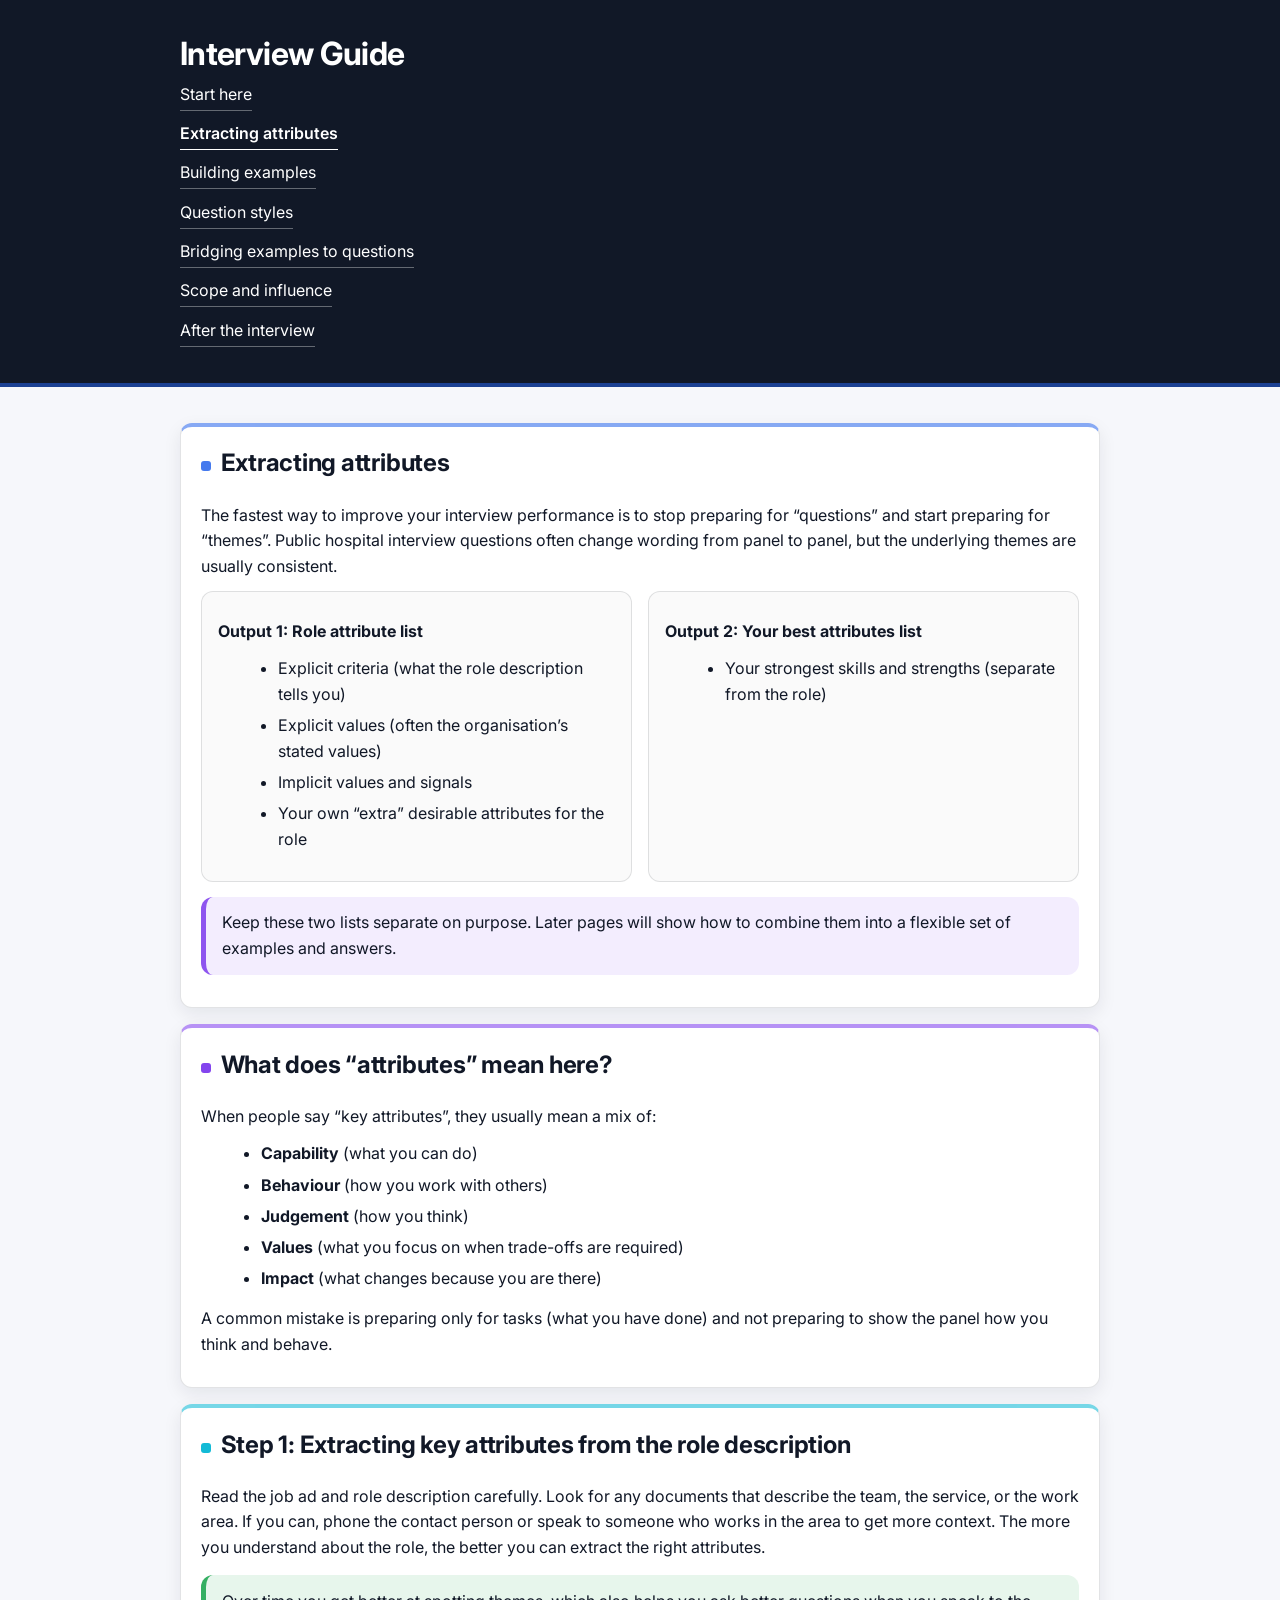
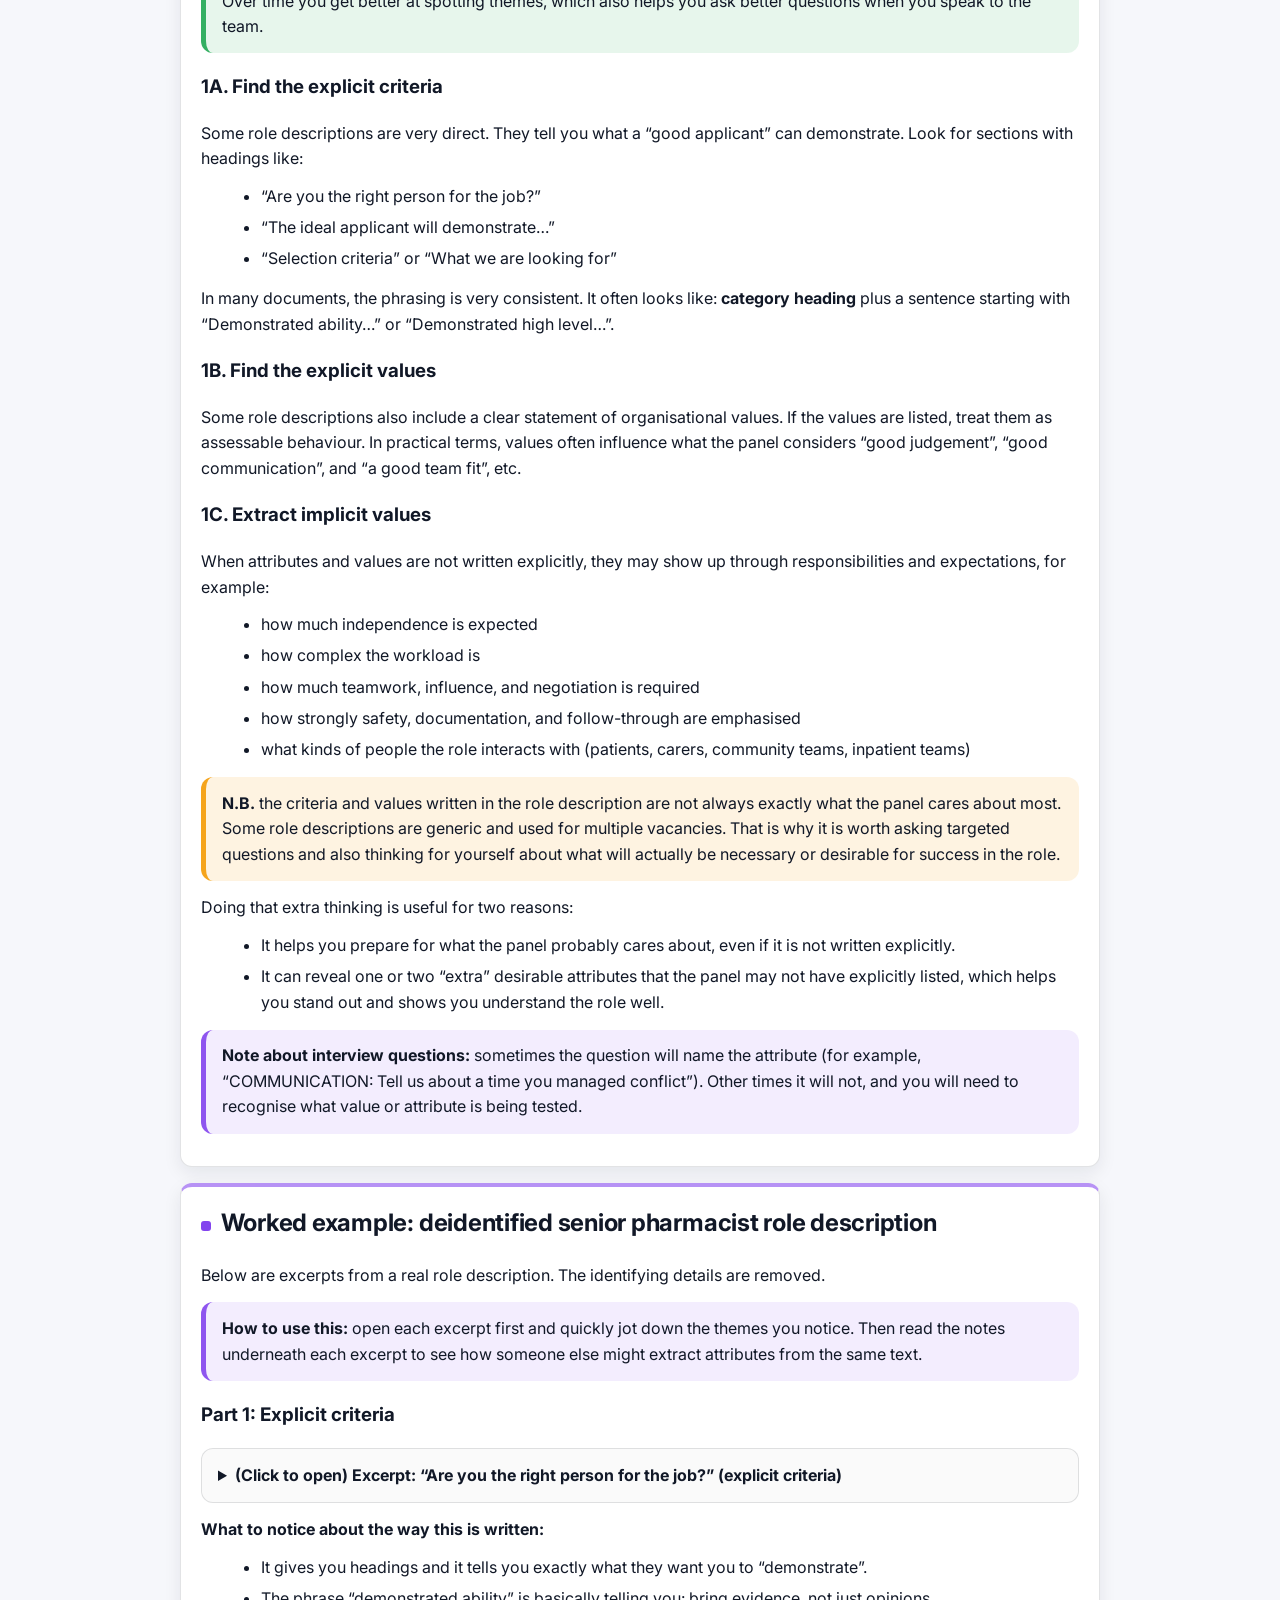
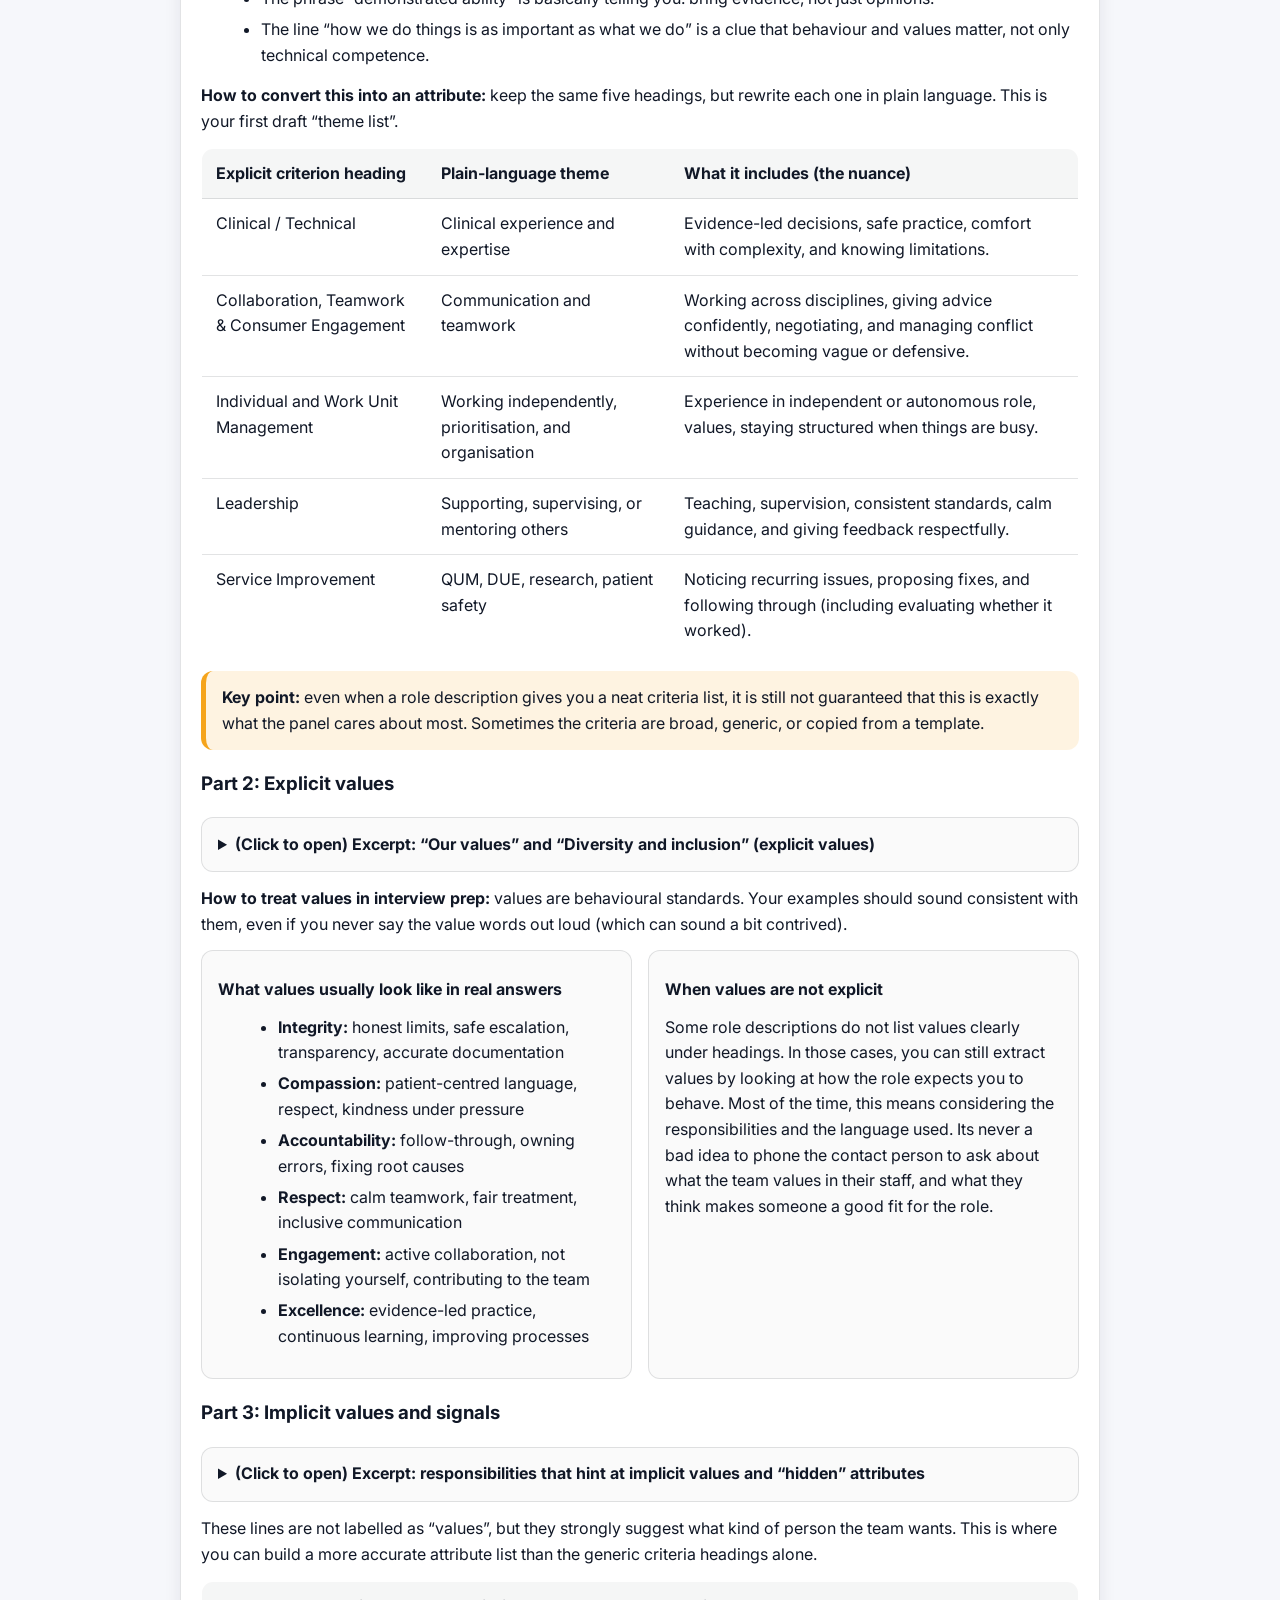
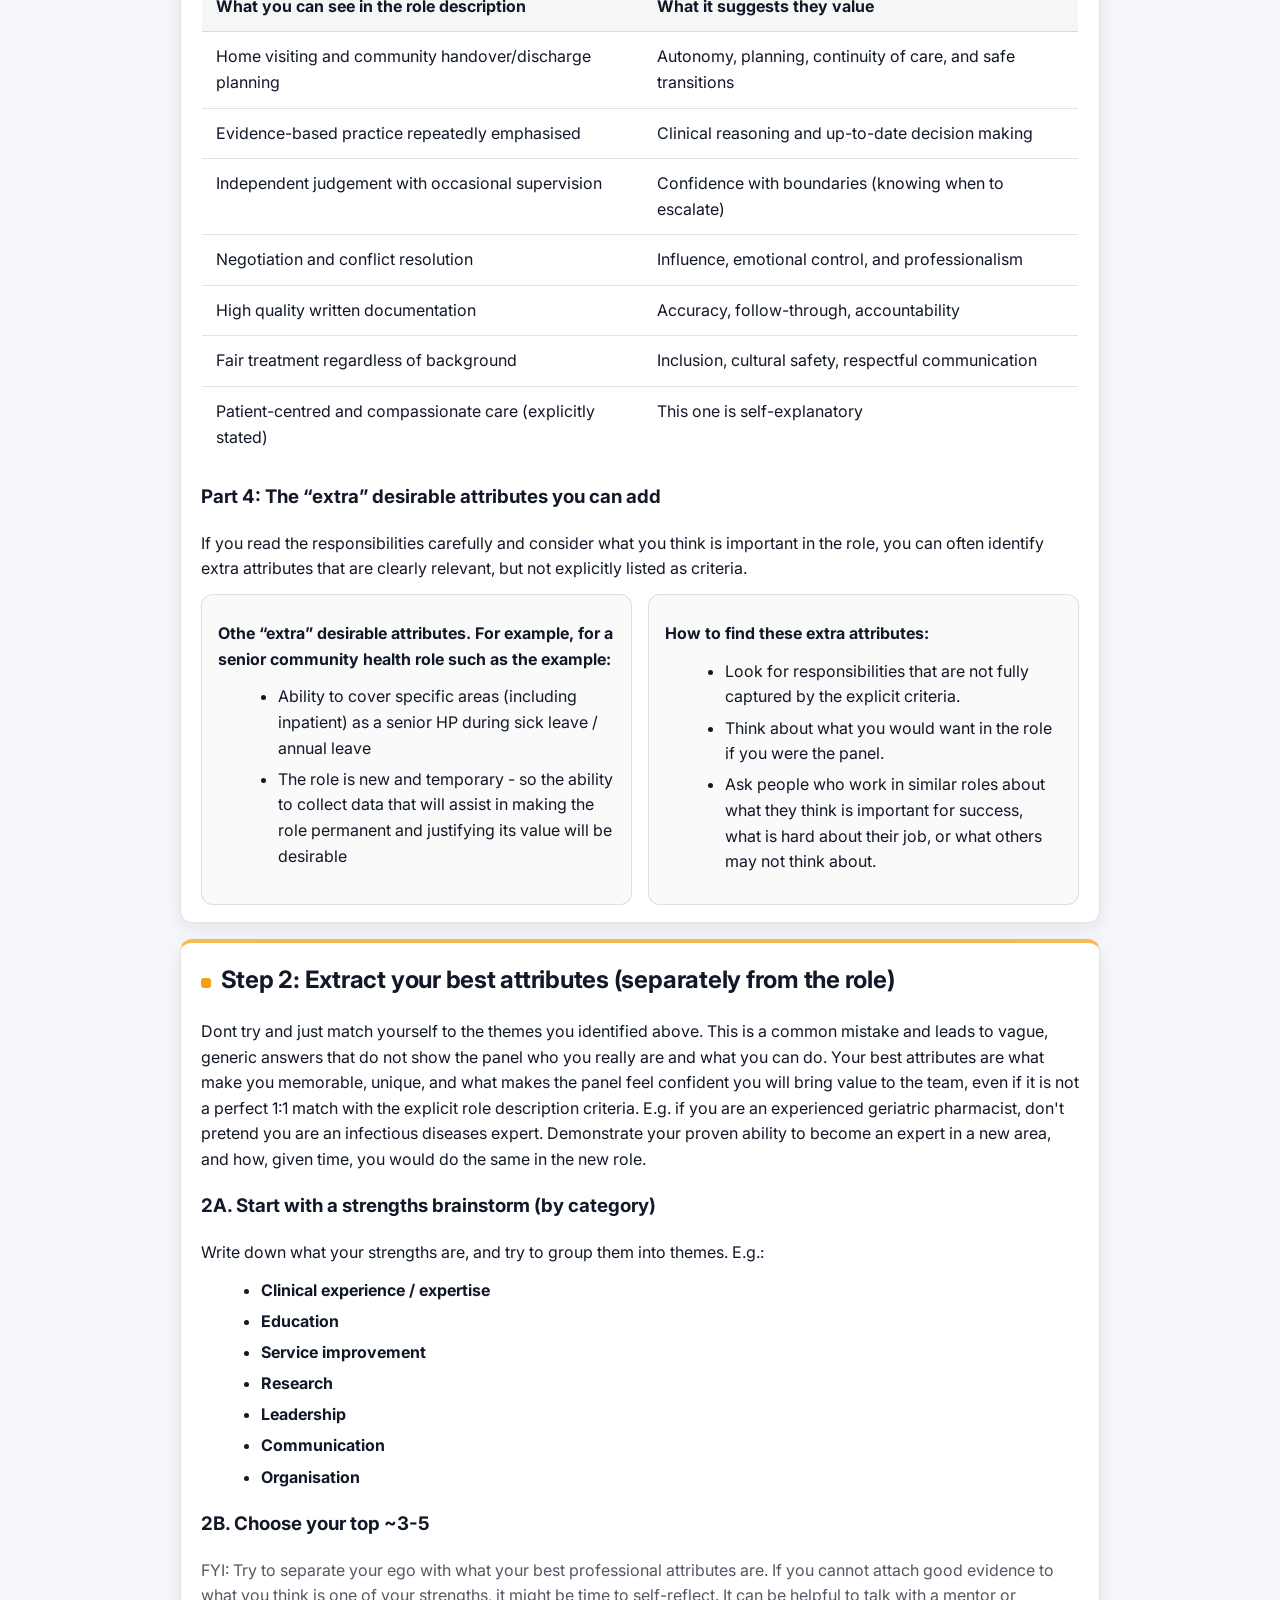
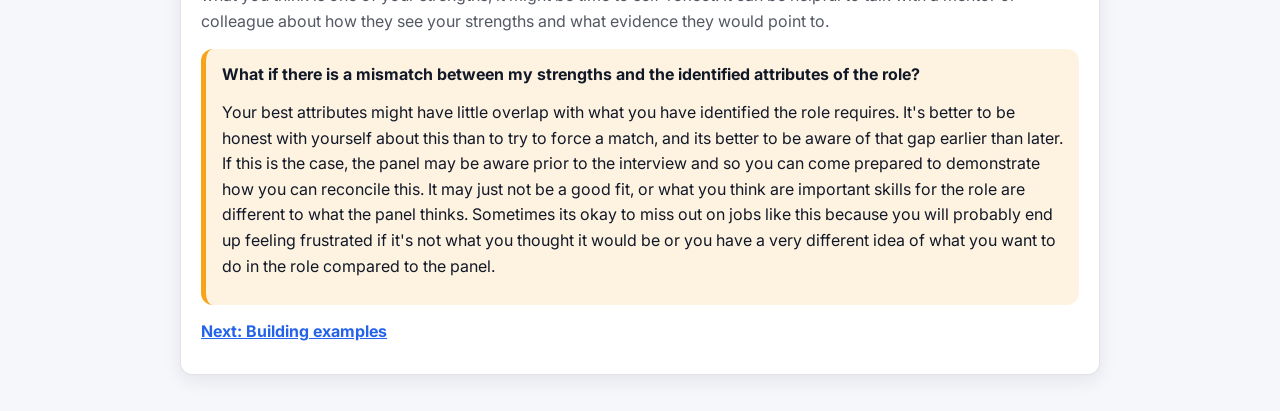
<file: extracting-attributes.html>
<!doctype html>
<html lang="en">
<head>
  <meta charset="utf-8" />
  <meta name="viewport" content="width=device-width, initial-scale=1" />
  <title>Extracting attributes | Interview Prep Notes</title>

  <link rel="preconnect" href="https://fonts.googleapis.com" />
  <link rel="preconnect" href="https://fonts.gstatic.com" crossorigin />
  <link href="https://fonts.googleapis.com/css2?family=Inter:wght@400;600;700&display=swap" rel="stylesheet" />

  <link rel="stylesheet" href="assets/styles.css" />
</head>

<body>
  <header class="site-header">
    <div class="container">
      <h1>Interview Guide</h1>

      <nav class="nav" aria-label="Guide navigation">
        <a href="index.html">Start here</a>
        <a href="extracting-attributes.html" aria-current="page">Extracting attributes</a>
        <a href="building-examples.html">Building examples</a>
        <a href="question-styles.html">Question styles</a>
        <a href="bridging-examples.html">Bridging examples to questions</a>
        <a href="scope-and-influence.html">Scope and influence</a>
        <a href="after-the-interview.html">After the interview</a>
      </nav>
    </div>
  </header>

  <main class="container">

    <section class="card card--blue">
      <h2>Extracting attributes</h2>
      <p>
        The fastest way to improve your interview performance is to stop preparing for “questions” and start preparing for “themes”.
        Public hospital interview questions often change wording from panel to panel, but the underlying themes are usually consistent.
      </p>

      <div class="two-col">
        <div class="box box--plain">
          <p><strong>Output 1: Role attribute list</strong></p>
          <ul>
            <li>Explicit criteria (what the role description tells you)</li>
            <li>Explicit values (often the organisation’s stated values)</li>
            <li>Implicit values and signals</li>
            <li>Your own “extra” desirable attributes for the role</li>
          </ul>
        </div>

        <div class="box box--plain">
          <p><strong>Output 2: Your best attributes list</strong></p>
          <ul>
            <li>Your strongest skills and strengths (separate from the role)</li>
          </ul>
        </div>
      </div>

      <div class="callout note">
        Keep these two lists separate on purpose.
        Later pages will show how to combine them into a flexible set of examples and answers.
      </div>
    </section>

    <section class="card card--purple">
      <h2>What does “attributes” mean here?</h2>
      <p>
        When people say “key attributes”, they usually mean a mix of:
      </p>
      <ul>
        <li><strong>Capability</strong> (what you can do)</li>
        <li><strong>Behaviour</strong> (how you work with others)</li>
        <li><strong>Judgement</strong> (how you think)</li>
        <li><strong>Values</strong> (what you focus on when trade-offs are required)</li>
        <li><strong>Impact</strong> (what changes because you are there)</li>
      </ul>
      <p>
        A common mistake is preparing only for tasks (what you have done) and not preparing to show the panel how you think and behave.
      </p>
    </section>

    <section class="card card--teal">
      <h2>Step 1: Extracting key attributes from the role description</h2>

      <p>
        Read the job ad and role description carefully. Look for any documents that describe the team, the service, or the work area.
        If you can, phone the contact person or speak to someone who works in the area to get more context.
        The more you understand about the role, the better you can extract the right attributes.
      </p>

      <div class="callout tip">
        Over time you get better at spotting themes, which also helps you ask better questions when you speak to the team.
      </div>

      <h3>1A. Find the explicit criteria</h3>
      <p>
        Some role descriptions are very direct. They tell you what a “good applicant” can demonstrate.
        Look for sections with headings like:
      </p>
      <ul>
        <li>“Are you the right person for the job?”</li>
        <li>“The ideal applicant will demonstrate…”</li>
        <li>“Selection criteria” or “What we are looking for”</li>
      </ul>

      <p>
        In many documents, the phrasing is very consistent. It often looks like: <strong>category heading</strong> plus a sentence starting with
        “Demonstrated ability…” or “Demonstrated high level…”.
      </p>

      <h3>1B. Find the explicit values</h3>
      <p>
        Some role descriptions also include a clear statement of organisational values.
        If the values are listed, treat them as assessable behaviour.
        In practical terms, values often influence what the panel considers “good judgement”, “good communication”, and “a good team fit”, etc.
      </p>

      <h3>1C. Extract implicit values</h3>
      <p>
        When attributes and values are not written explicitly, they may show up through responsibilities and expectations, for example:
      </p>
      <ul>
        <li>how much independence is expected</li>
        <li>how complex the workload is</li>
        <li>how much teamwork, influence, and negotiation is required</li>
        <li>how strongly safety, documentation, and follow-through are emphasised</li>
        <li>what kinds of people the role interacts with (patients, carers, community teams, inpatient teams)</li>
      </ul>

      <div class="callout warn">
        <strong>N.B.</strong> the criteria and values written in the role description are not always exactly what the panel cares about most.
        Some role descriptions are generic and used for multiple vacancies.
        That is why it is worth asking targeted questions and also thinking for yourself about what will actually be necessary or desirable for success in the role.
      </div>

      <p>
        Doing that extra thinking is useful for two reasons:
      </p>
      <ul>
        <li>It helps you prepare for what the panel probably cares about, even if it is not written explicitly.</li>
        <li>It can reveal one or two “extra” desirable attributes that the panel may not have explicitly listed, which helps you stand out and shows you understand the role well.</li>
      </ul>

      <div class="callout note">
        <strong>Note about interview questions:</strong> sometimes the question will name the attribute (for example, “COMMUNICATION: Tell us about a time you managed conflict”).
        Other times it will not, and you will need to recognise what value or attribute is being tested.
      </div>
    </section>

    <section class="card card--purple">
      <h2>Worked example: deidentified senior pharmacist role description</h2>

      <p>
        Below are excerpts from a real role description. The identifying details are removed.
      </p>

      <div class="callout note">
        <strong>How to use this:</strong> open each excerpt first and quickly jot down the themes you notice.
        Then read the notes underneath each excerpt to see how someone else might extract attributes from the same text.
      </div>

      <h3>Part 1: Explicit criteria</h3>

      <details class="excerpt-drop">
        <summary>(Click to open) Excerpt: “Are you the right person for the job?” (explicit criteria)</summary>
        <div class="details-body">
          <div class="excerpt excerpt--criteria">
            <p><strong>How we do things is as important as what we do</strong>, therefore within the context of the responsibilities described under “Your key responsibilities”, the ideal applicant will be someone who can demonstrate the following:</p>
            <ul>
              <li><strong>Clinical / Technical:</strong> Demonstrated high level of knowledge, expertise and skill in delivering senior clinical services to patients within a virtual ward and community-based model.</li>
              <li><strong>Collaboration, Teamwork & Consumer Engagement:</strong> Demonstrated ability to communicate and participate effectively in multidisciplinary and interdisciplinary teams, provide high level clinical advice to supervisors and stakeholders, and adequately address and manage conflict.</li>
              <li><strong>Individual and Work Unit Management:</strong> Demonstrated ability to provide clinical services of a complex nature including rapid prioritisation, management and discharge planning of patients in a complex clinical environment.</li>
              <li><strong>Leadership:</strong> Demonstrated ability to provide supervision, training and support to less experienced practitioners and students.</li>
              <li><strong>Service Improvement:</strong> Demonstrated ability to initiate, plan and evaluate local service improvement initiatives.</li>
            </ul>
          </div>
        </div>
      </details>

      <p>
        <strong>What to notice about the way this is written:</strong>
      </p>
      <ul>
        <li>It gives you headings and it tells you exactly what they want you to “demonstrate”.</li>
        <li>The phrase “demonstrated ability” is basically telling you: bring evidence, not just opinions.</li>
        <li>The line “how we do things is as important as what we do” is a clue that behaviour and values matter, not only technical competence.</li>
      </ul>

      <p>
        <strong>How to convert this into an attribute:</strong>
        keep the same five headings, but rewrite each one in plain language.
        This is your first draft “theme list”.
      </p>

      <table aria-label="Turning explicit criteria into plain-language attributes">
        <thead>
          <tr>
            <th>Explicit criterion heading</th>
            <th>Plain-language theme</th>
            <th>What it includes (the nuance)</th>
          </tr>
        </thead>
        <tbody>
          <tr>
            <td>Clinical / Technical</td>
            <td>Clinical experience and expertise</td>
            <td>
              Evidence-led decisions, safe practice, comfort with complexity, and knowing limitations.
            </td>
          </tr>
          <tr>
            <td>Collaboration, Teamwork & Consumer Engagement</td>
            <td>Communication and teamwork</td>
            <td>
              Working across disciplines, giving advice confidently, negotiating, and managing conflict without becoming vague or defensive.
            </td>
          </tr>
          <tr>
            <td>Individual and Work Unit Management</td>
            <td>Working independently, prioritisation, and organisation</td>
            <td>
              Experience in independent or autonomous role, values, staying structured when things are busy.
            </td>
          </tr>
          <tr>
            <td>Leadership</td>
            <td>Supporting, supervising, or mentoring others</td>
            <td>
              Teaching, supervision, consistent standards, calm guidance, and giving feedback respectfully.
            </td>
          </tr>
          <tr>
            <td>Service Improvement</td>
            <td>QUM, DUE, research, patient safety</td>
            <td>
              Noticing recurring issues, proposing fixes, and following through (including evaluating whether it worked).
            </td>
          </tr>
        </tbody>
      </table>

      <div class="callout warn">
        <strong>Key point:</strong> even when a role description gives you a neat criteria list, it is still not guaranteed that this is exactly what the panel cares about most.
        Sometimes the criteria are broad, generic, or copied from a template.
      </div>

      <h3>Part 2: Explicit values</h3>

      <details class="excerpt-drop">
        <summary>(Click to open) Excerpt: “Our values” and “Diversity and inclusion” (explicit values)</summary>
        <div class="details-body">
          <div class="excerpt excerpt--values">
            <p><strong>Our values:</strong> Integrity, Compassion, Accountability, Respect, Engagement and Excellence.</p>
            <p>
              <strong>Diversity and inclusion:</strong> the organisation emphasises a diverse workforce and links this to delivering safer and more inclusive care.
              It encourages applicants from a wide range of backgrounds.
            </p>
          </div>
        </div>
      </details>

      <p>
        <strong>How to treat values in interview prep:</strong>
        values are behavioural standards.
        Your examples should sound consistent with them, even if you never say the value words out loud (which can sound a bit contrived).
      </p>

      <div class="two-col">
        <div class="box box--plain">
          <p><strong>What values usually look like in real answers</strong></p>
          <ul>
            <li><strong>Integrity:</strong> honest limits, safe escalation, transparency, accurate documentation</li>
            <li><strong>Compassion:</strong> patient-centred language, respect, kindness under pressure</li>
            <li><strong>Accountability:</strong> follow-through, owning errors, fixing root causes</li>
            <li><strong>Respect:</strong> calm teamwork, fair treatment, inclusive communication</li>
            <li><strong>Engagement:</strong> active collaboration, not isolating yourself, contributing to the team</li>
            <li><strong>Excellence:</strong> evidence-led practice, continuous learning, improving processes</li>
          </ul>
        </div>

        <div class="box box--plain">
          <p><strong>When values are not explicit</strong></p>
          <p>
            Some role descriptions do not list values clearly under headings.
            In those cases, you can still extract values by looking at how the role expects you to behave. Most of the time, this means considering the responsibilities and the language used.
            Its never a bad idea to phone the contact person to ask about what the team values in their staff, and what they think makes someone a good fit for the role.
          </p>
        </div>
      </div>

      <h3>Part 3: Implicit values and signals</h3>

      <details class="excerpt-drop">
        <summary>(Click to open) Excerpt: responsibilities that hint at implicit values and “hidden” attributes</summary>
        <div class="details-body">
          <div class="excerpt excerpt--signals">
            <ul>
              <li>Deliver high quality evidence-based clinical services within a highly functioning interprofessional team.</li>
              <li>Contribute to service development, quality improvement, and clinical education.</li>
              <li>Monitor and report on work practices and outcomes, including initiating, planning and evaluating relevant quality and research initiatives.</li>
              <li>Apply increasingly independent clinical judgement with only occasional supervision.</li>
              <li>Provide regular home visiting within a defined catchment (as directed).</li>
              <li>Develop and maintain strategic links with community-based organisations to support effective handover and discharge planning.</li>
              <li>Use negotiation and conflict resolution skills as required.</li>
              <li>Treat patients and staff fairly and with mutual respect and understanding regardless of background.</li>
              <li>Provide safe, patient-centred and compassionate care, considering psychological, social, emotional, spiritual and physical needs.</li>
              <li>Prepare high quality, accurate documentation (clinical notes, recommendations, policies, reports).</li>
              <li>Screen and prioritise workload demands in a complex, high patient environment.</li>
            </ul>
          </div>
        </div>
      </details>

      <p>
        These lines are not labelled as “values”, but they strongly suggest what kind of person the team wants.
        This is where you can build a more accurate attribute list than the generic criteria headings alone.
      </p>

      <table aria-label="Turning implicit signals into attributes">
        <thead>
          <tr>
            <th>What you can see in the role description</th>
            <th>What it suggests they value</th>
          </tr>
        </thead>
        <tbody>
          <tr>
            <td>Home visiting and community handover/discharge planning</td>
            <td>Autonomy, planning, continuity of care, and safe transitions</td>
          </tr>
          <tr>
            <td>Evidence-based practice repeatedly emphasised</td>
            <td>Clinical reasoning and up-to-date decision making</td>
          </tr>
          <tr>
            <td>Independent judgement with occasional supervision</td>
            <td>Confidence with boundaries (knowing when to escalate)</td>
          </tr>
          <tr>
            <td>Negotiation and conflict resolution</td>
            <td>Influence, emotional control, and professionalism</td>
          </tr>
          <tr>
            <td>High quality written documentation</td>
            <td>Accuracy, follow-through, accountability</td>
          </tr>
          <tr>
            <td>Fair treatment regardless of background</td>
            <td>Inclusion, cultural safety, respectful communication</td>
          </tr>
          <tr>
            <td>Patient-centred and compassionate care (explicitly stated)</td>
            <td>This one is self-explanatory</td>
          </tr>
        </tbody>
      </table>

      <h3>Part 4: The “extra” desirable attributes you can add</h3>

      <p>
        If you read the responsibilities carefully and consider what you think is important in the role, you can often identify extra attributes that are clearly relevant, but not explicitly listed as criteria.
      </p>

      <div class="two-col">
        <div class="box box--plain">
          <p><strong>Othe “extra” desirable attributes. For example, for a senior community health role such as the example:</strong></p>
          <ul>
            <li>Ability to cover specific areas (including inpatient) as a senior HP during sick leave / annual leave</li>
            <li>The role is new and temporary - so the ability to collect data that will assist in making the role permanent and justifying its value will be desirable</li>
          </ul>
        </div>

         <div class="box box--plain">
          <p><strong>How to find these extra attributes:</strong></p>
          <ul>
            <li>Look for responsibilities that are not fully captured by the explicit criteria.</li>
            <li>Think about what you would want in the role if you were the panel.</li>
            <li>Ask people who work in similar roles about what they think is important for success, what is hard about their job, or what others may not think about.</li>
          </ul>
      </div>
    </section>

    <section class="card card--amber">
      <h2>Step 2: Extract your best attributes (separately from the role)</h2>

      <p>
        Dont try and just match yourself to the themes you identified above. This is a common mistake and leads to vague, generic answers that do not show the panel who you really are and what you can do.
        Your best attributes are what make you memorable, unique, and what makes the panel feel confident you will bring value to the team, even if it is not a perfect 1:1 match with the explicit role description criteria. 
        E.g. if you are an experienced geriatric pharmacist, don't pretend you are an infectious diseases expert. Demonstrate your proven ability to become an expert in a new area, and how, given time, you would do the same in the new role.
      </p>

      <h3>2A. Start with a strengths brainstorm (by category)</h3>
      <p>Write down what your strengths are, and try to group them into themes. E.g.:</p>
      <ul>
        <li><strong>Clinical experience / expertise</strong></li>
        <li><strong>Education</strong></li>
        <li><strong>Service improvement</strong></li>
        <li><strong>Research</strong></li>
        <li><strong>Leadership</strong></li>
        <li><strong>Communication</strong></li>
        <li><strong>Organisation</strong></li>
      </ul>

      <h3>2B. Choose your top ~3-5</h3>
      <p class="muted">
        FYI: Try to separate your ego with what your best professional attributes are.
        If you cannot attach good evidence to what you think is one of your strengths, it might be time to self-reflect.
        It can be helpful to talk with a mentor or colleague about how they see your strengths and what evidence they would point to.
      </p>

      <div class="callout warn">
        <strong>What if there is a mismatch between my strengths and the identified attributes of the role? </strong>
       <p>
       Your best attributes might have little overlap with what you have identified the role requires.
        It's better to be honest with yourself about this than to try to force a match, and its better to be aware of that gap earlier than later.
        If this is the case, the panel may be aware prior to the interview and so you can come prepared to demonstrate how you can reconcile this.
        It may just not be a good fit, or what you think are important skills for the role are different to what the panel thinks. 
         Sometimes its okay to miss out on jobs like this because you will probably end up feeling frustrated if it's not what you thought it would be or you have a very different idea of what you want to do in the role compared to the panel.
         </p>
      </div>

      <p><a href="building-examples.html"><strong>Next: Building examples</strong></a></p>
    </section>

  </main>
</body>
</html>
</file>
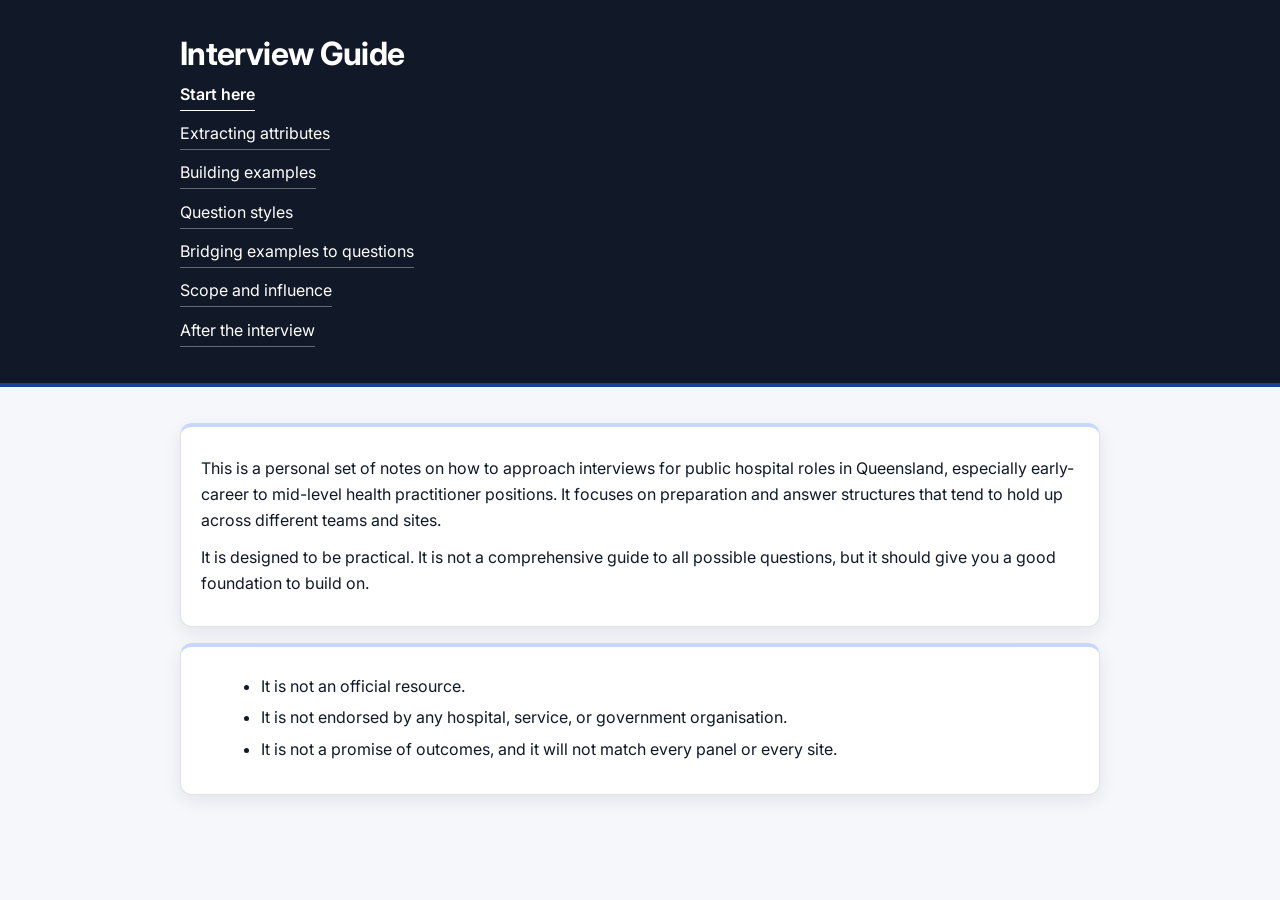
<file: interview-guide.html>
<!doctype html>
<html lang="en">
<head>
  <meta charset="utf-8" />
  <meta name="viewport" content="width=device-width, initial-scale=1" />

  <title>Interview Guide</title>

  <!-- Nicer font (Google Fonts) -->
  <link rel="preconnect" href="https://fonts.googleapis.com" />
  <link rel="preconnect" href="https://fonts.gstatic.com" crossorigin />
  <link href="https://fonts.googleapis.com/css2?family=Inter:wght@400;600;700&display=swap" rel="stylesheet" />

  <!-- Your site styling -->
  <link rel="stylesheet" href="assets/styles.css" />
</head>

<body>
  <header class="site-header">
    <div class="container">
      <h1>Interview Guide</h1>

      <nav class="nav" aria-label="Guide navigation">
        <a href="index.html" aria-current="page">Start here</a>
        <a href="extracting-attributes.html">Extracting attributes</a>
        <a href="building-examples.html">Building examples</a>
        <a href="question-styles.html">Question styles</a>
        <a href="bridging-examples.html">Bridging examples to questions</a>
        <a href="scope-and-influence.html">Scope and influence</a>
        <a href="after-the-interview.html">After the interview</a>
      </nav>
    </div>
  </header>

  <main class="container">
    <section class="card">
      <p>
        This is a personal set of notes on how to approach interviews for public hospital roles in Queensland,
        especially early-career to mid-level health practitioner positions.
        It focuses on preparation and answer structures that tend to hold up across different teams and sites.
      </p>
      <p>
        It is designed to be practical. It is not a comprehensive guide to all possible questions, but it should give you a good foundation to build on. 
      </p>
    </section>

    <section class="card">
      <ul>
        <li>It is not an official resource.</li>
        <li>It is not endorsed by any hospital, service, or government organisation.</li>
        <li>It is not a promise of outcomes, and it will not match every panel or every site.</li>
      </ul>
    </section>
  </main>
</body>
</html>
</file>
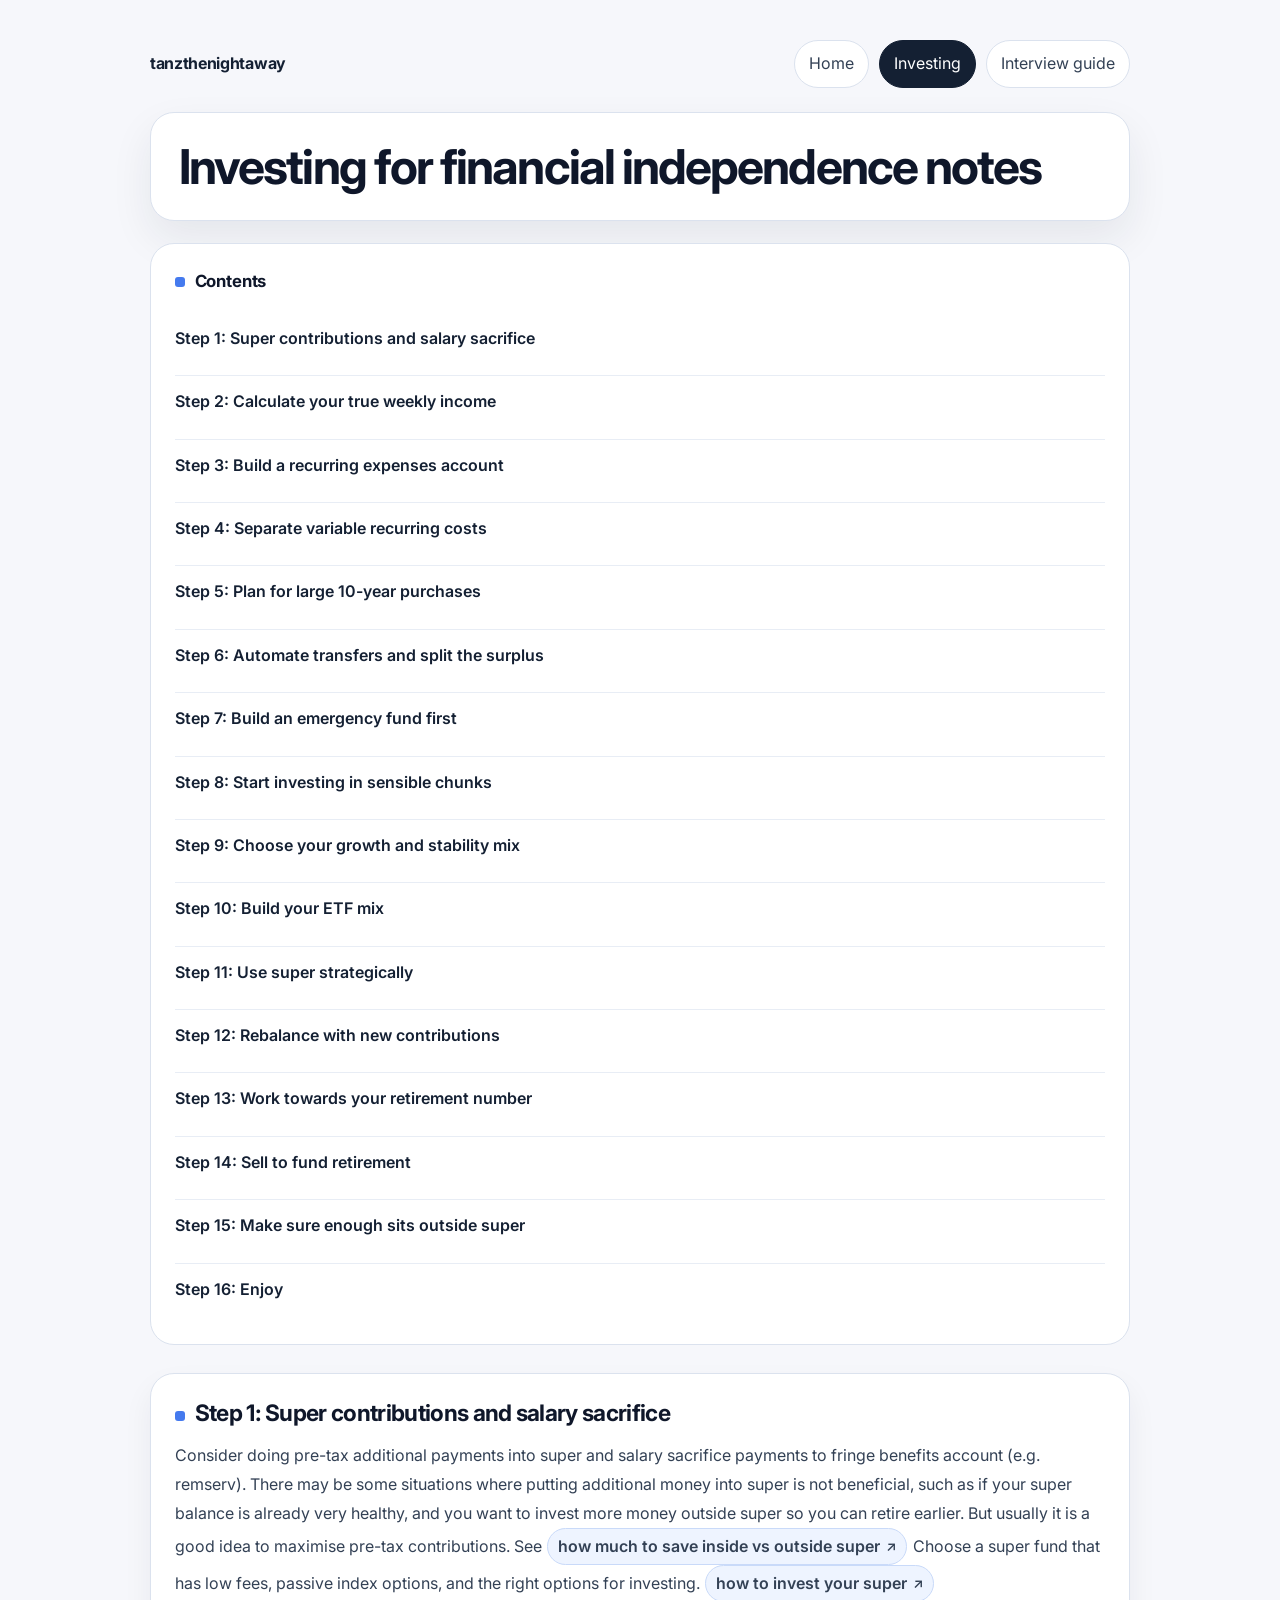
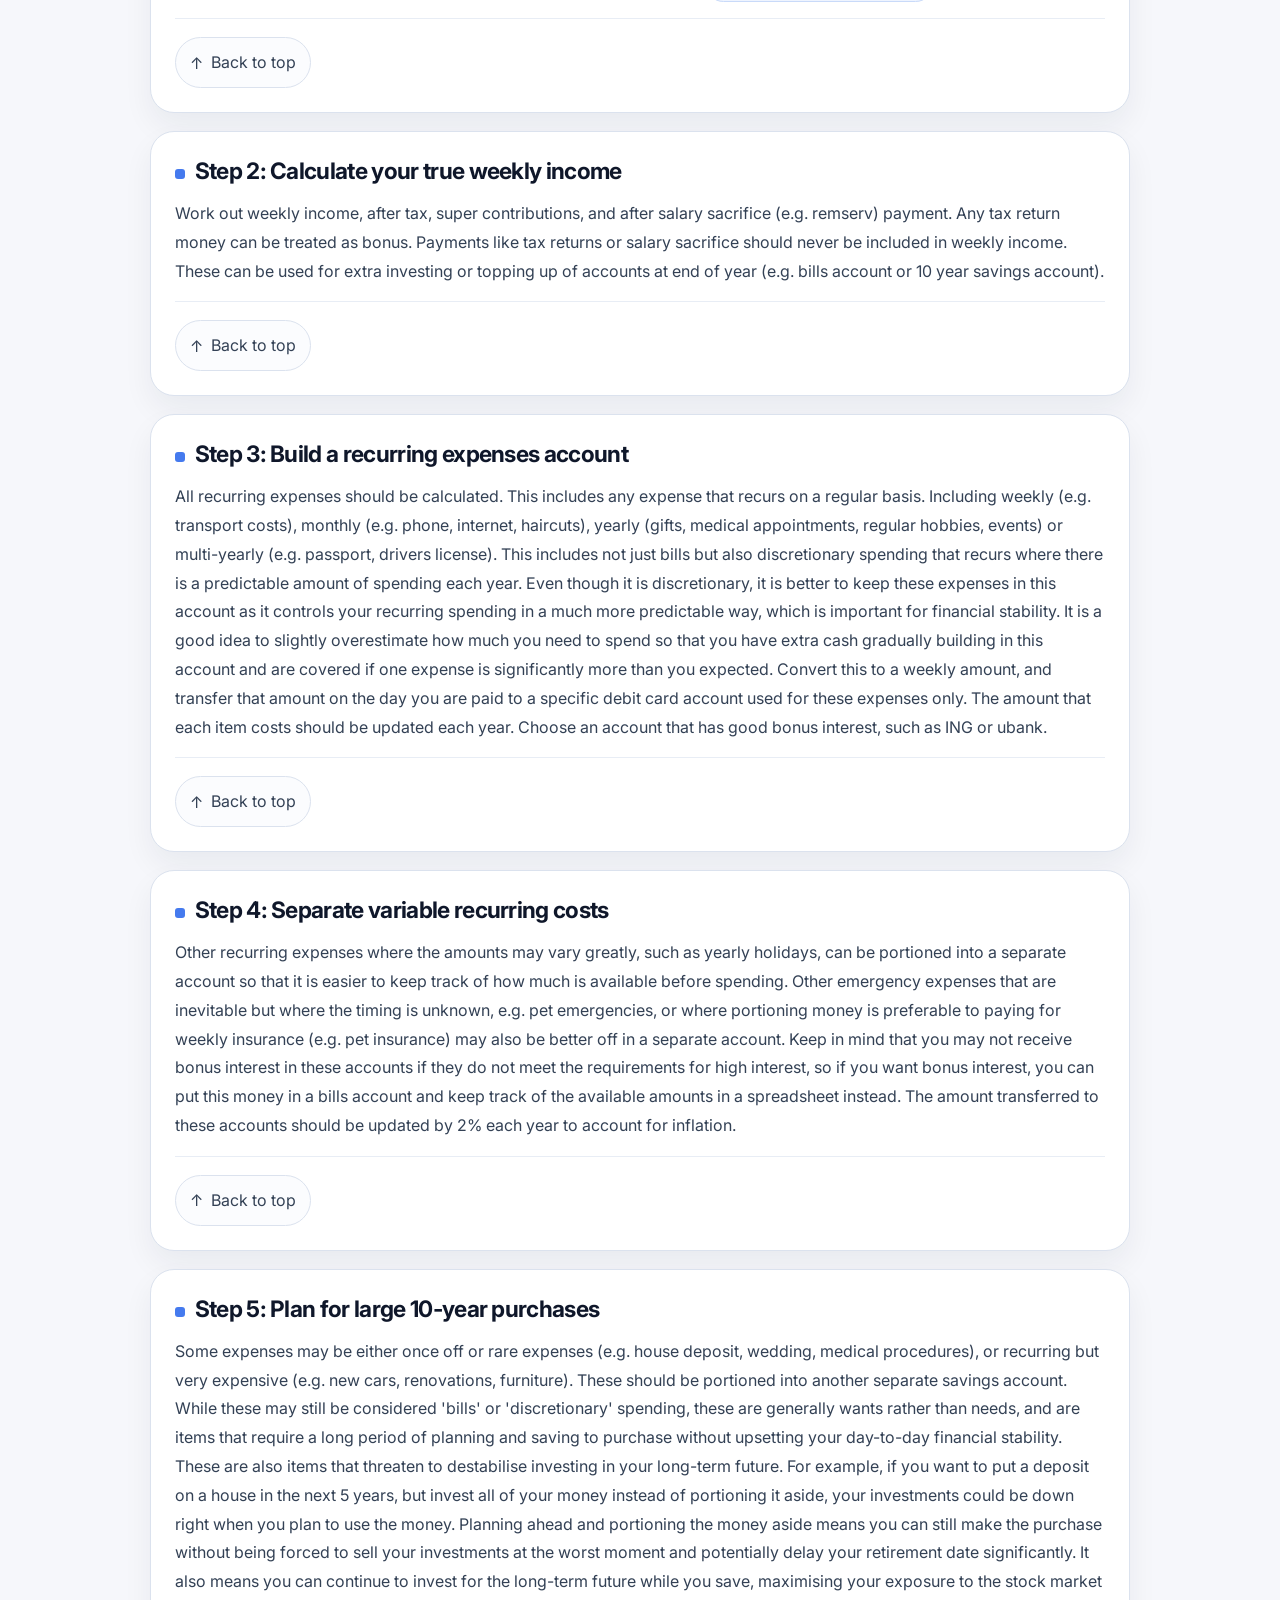
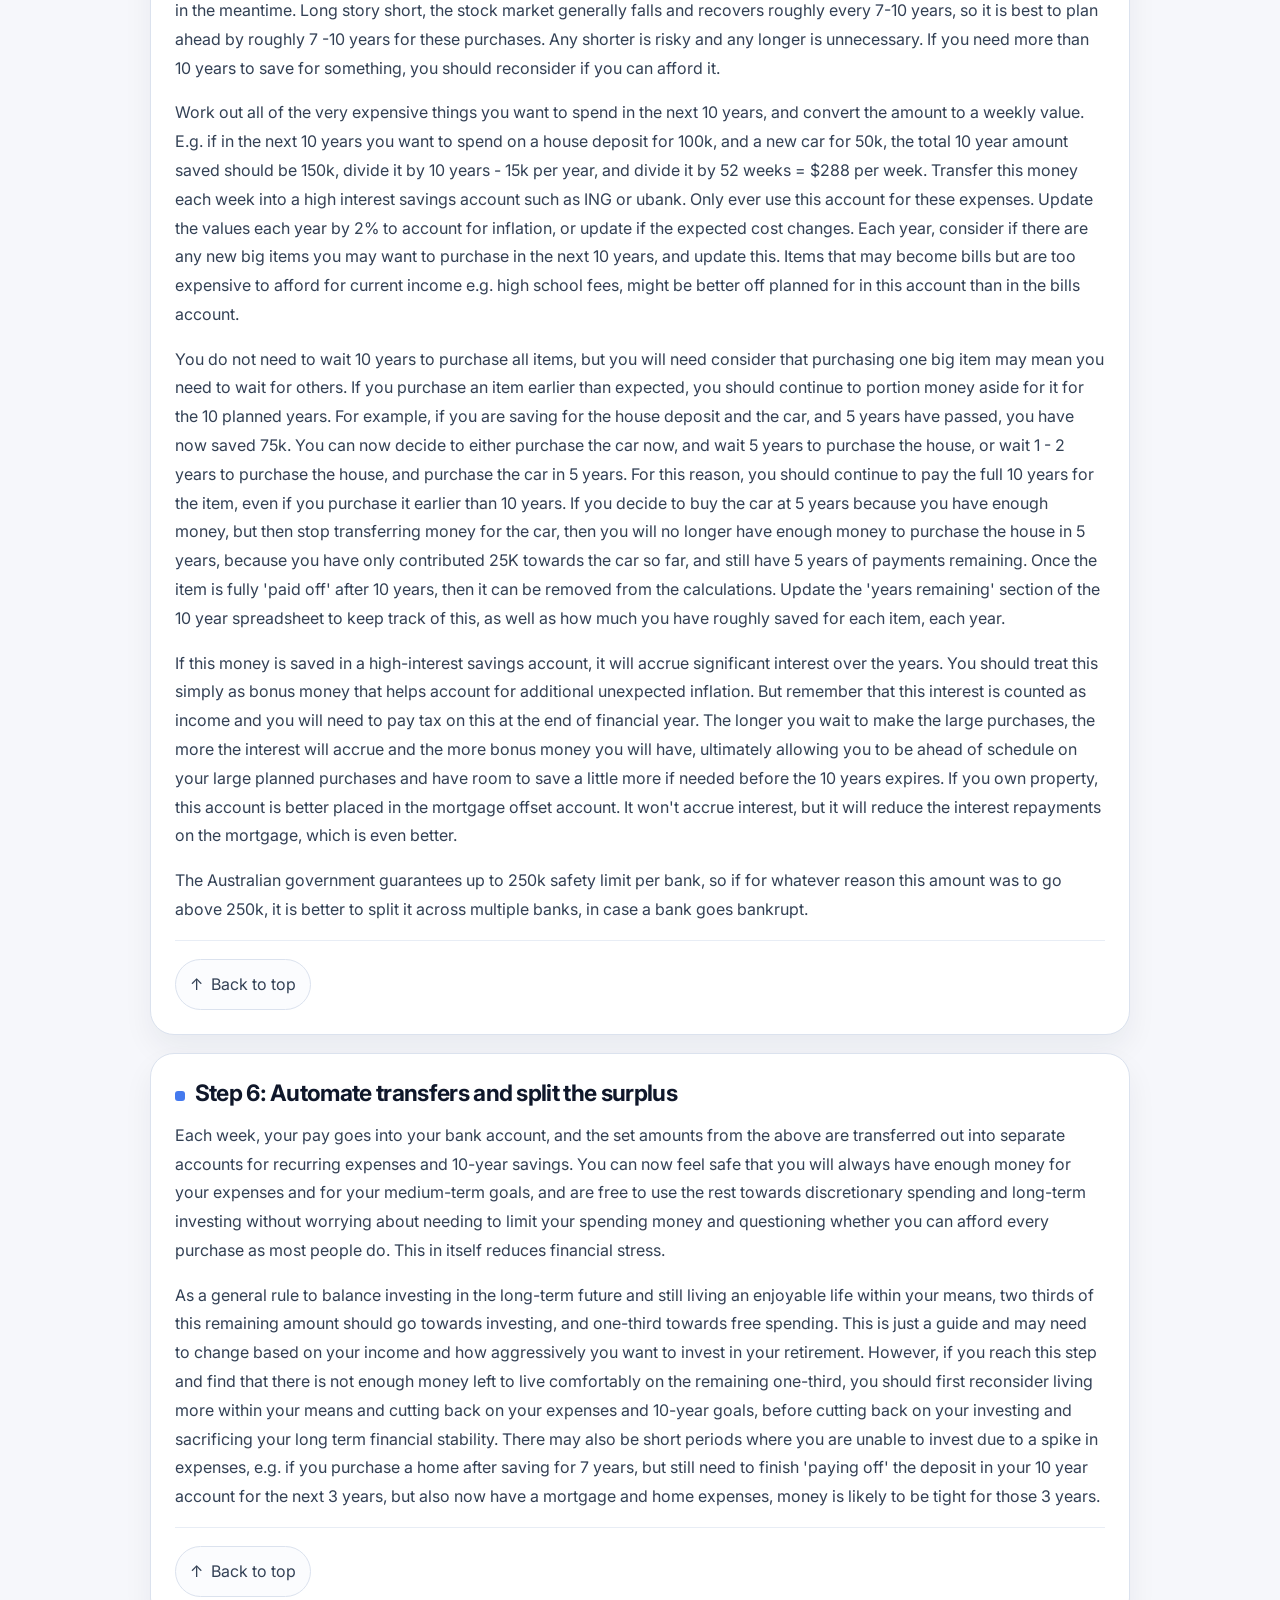
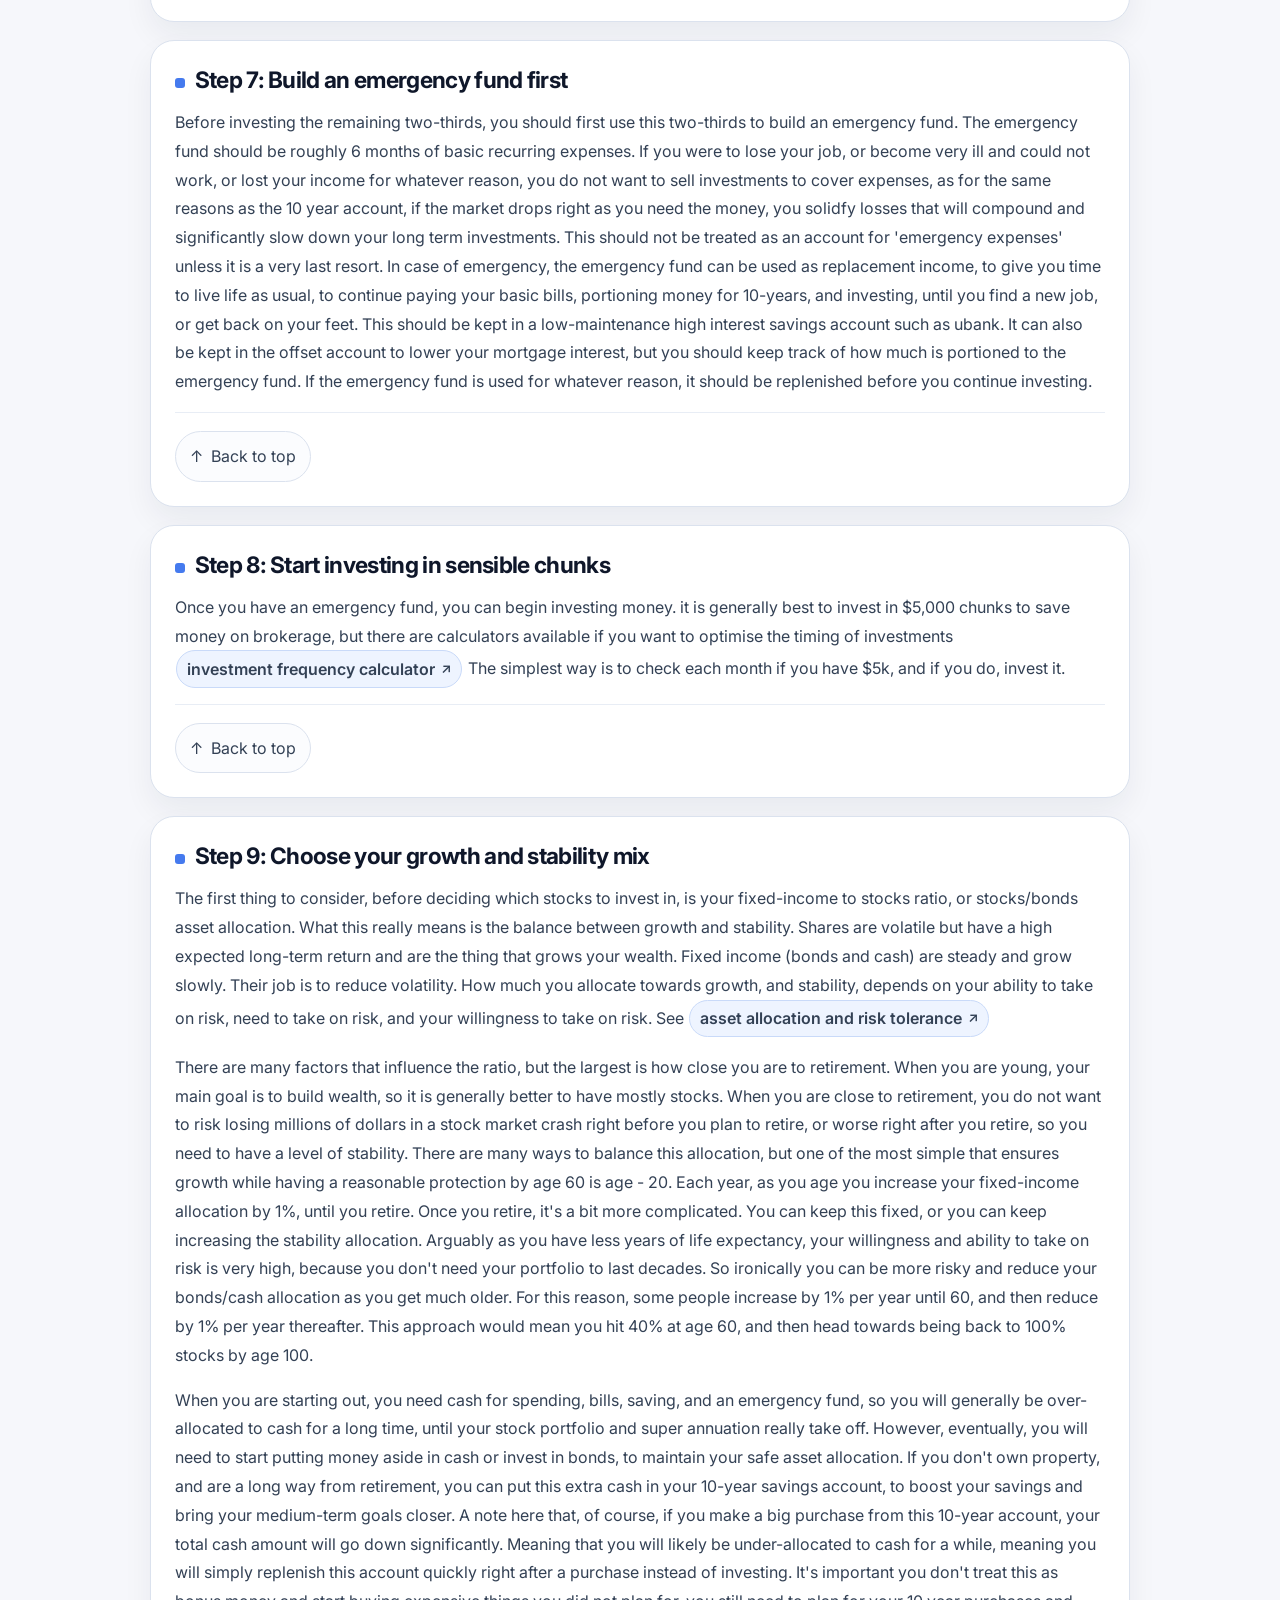
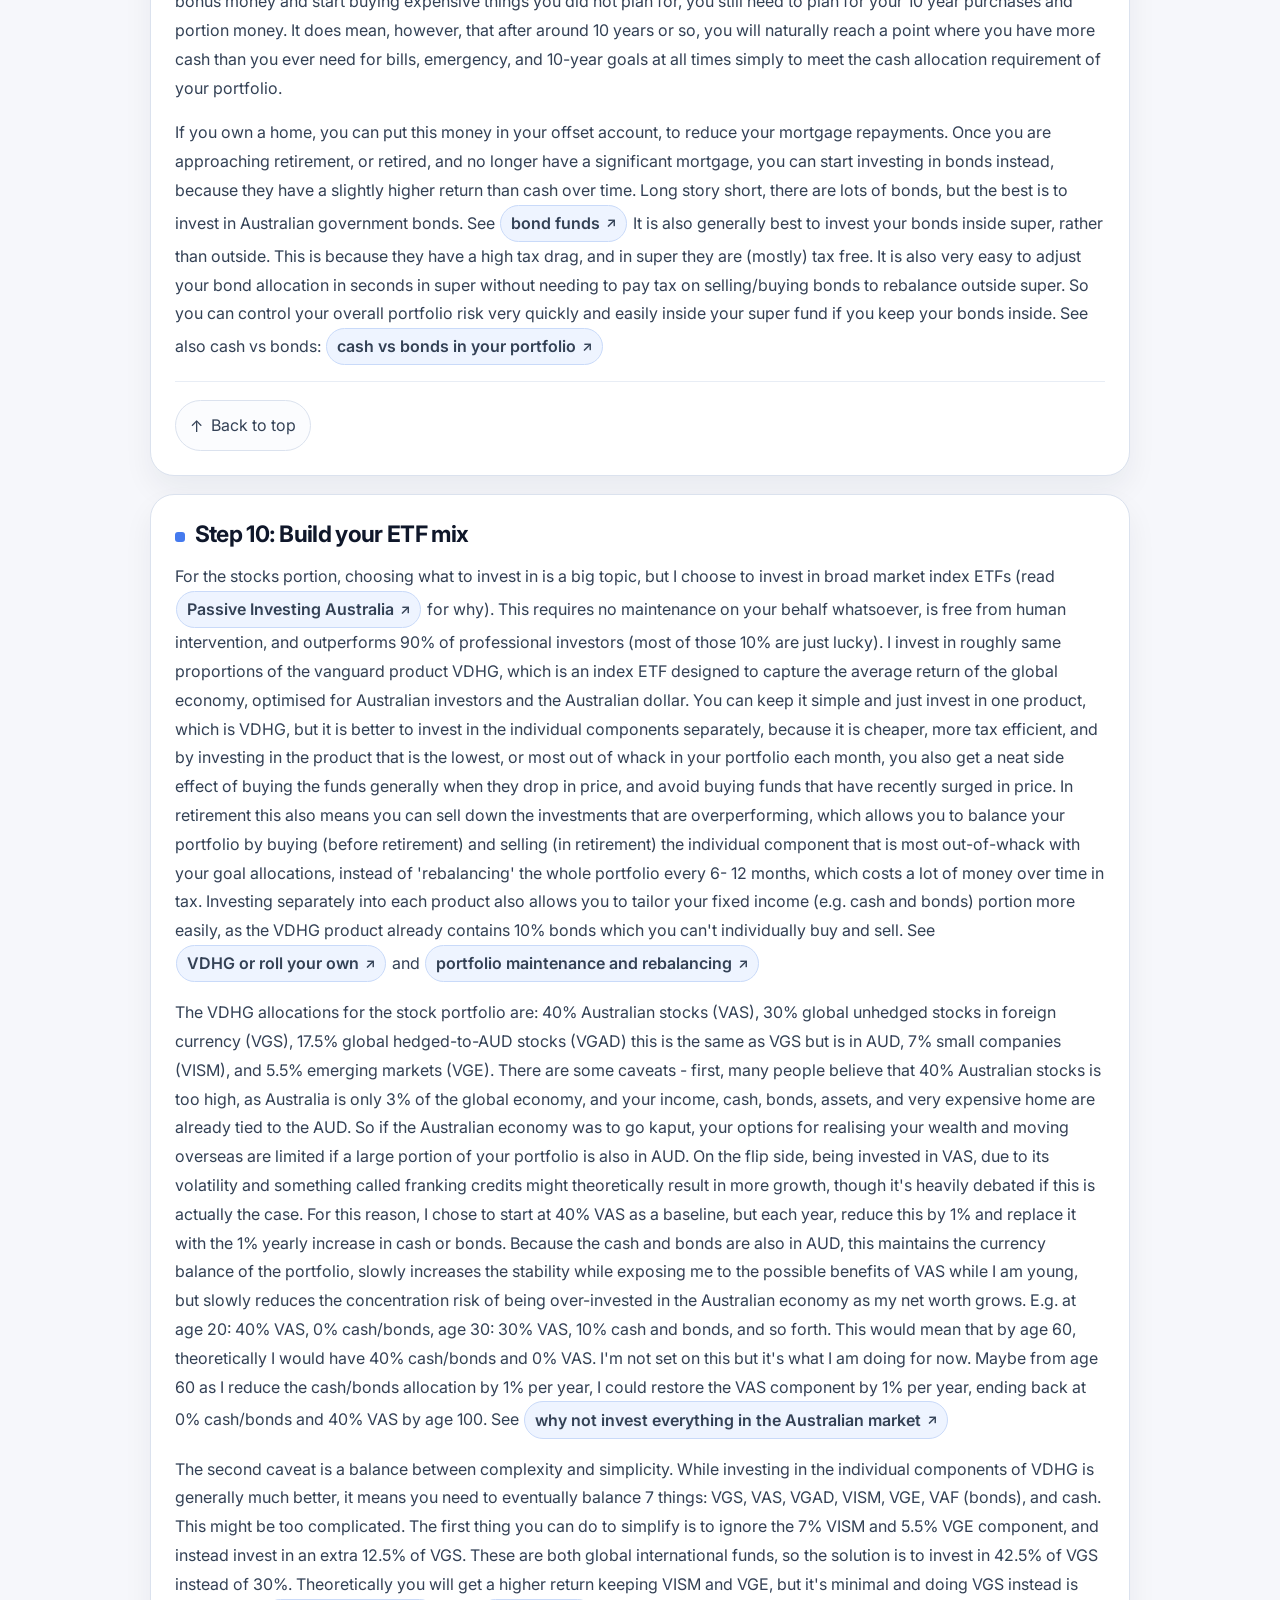
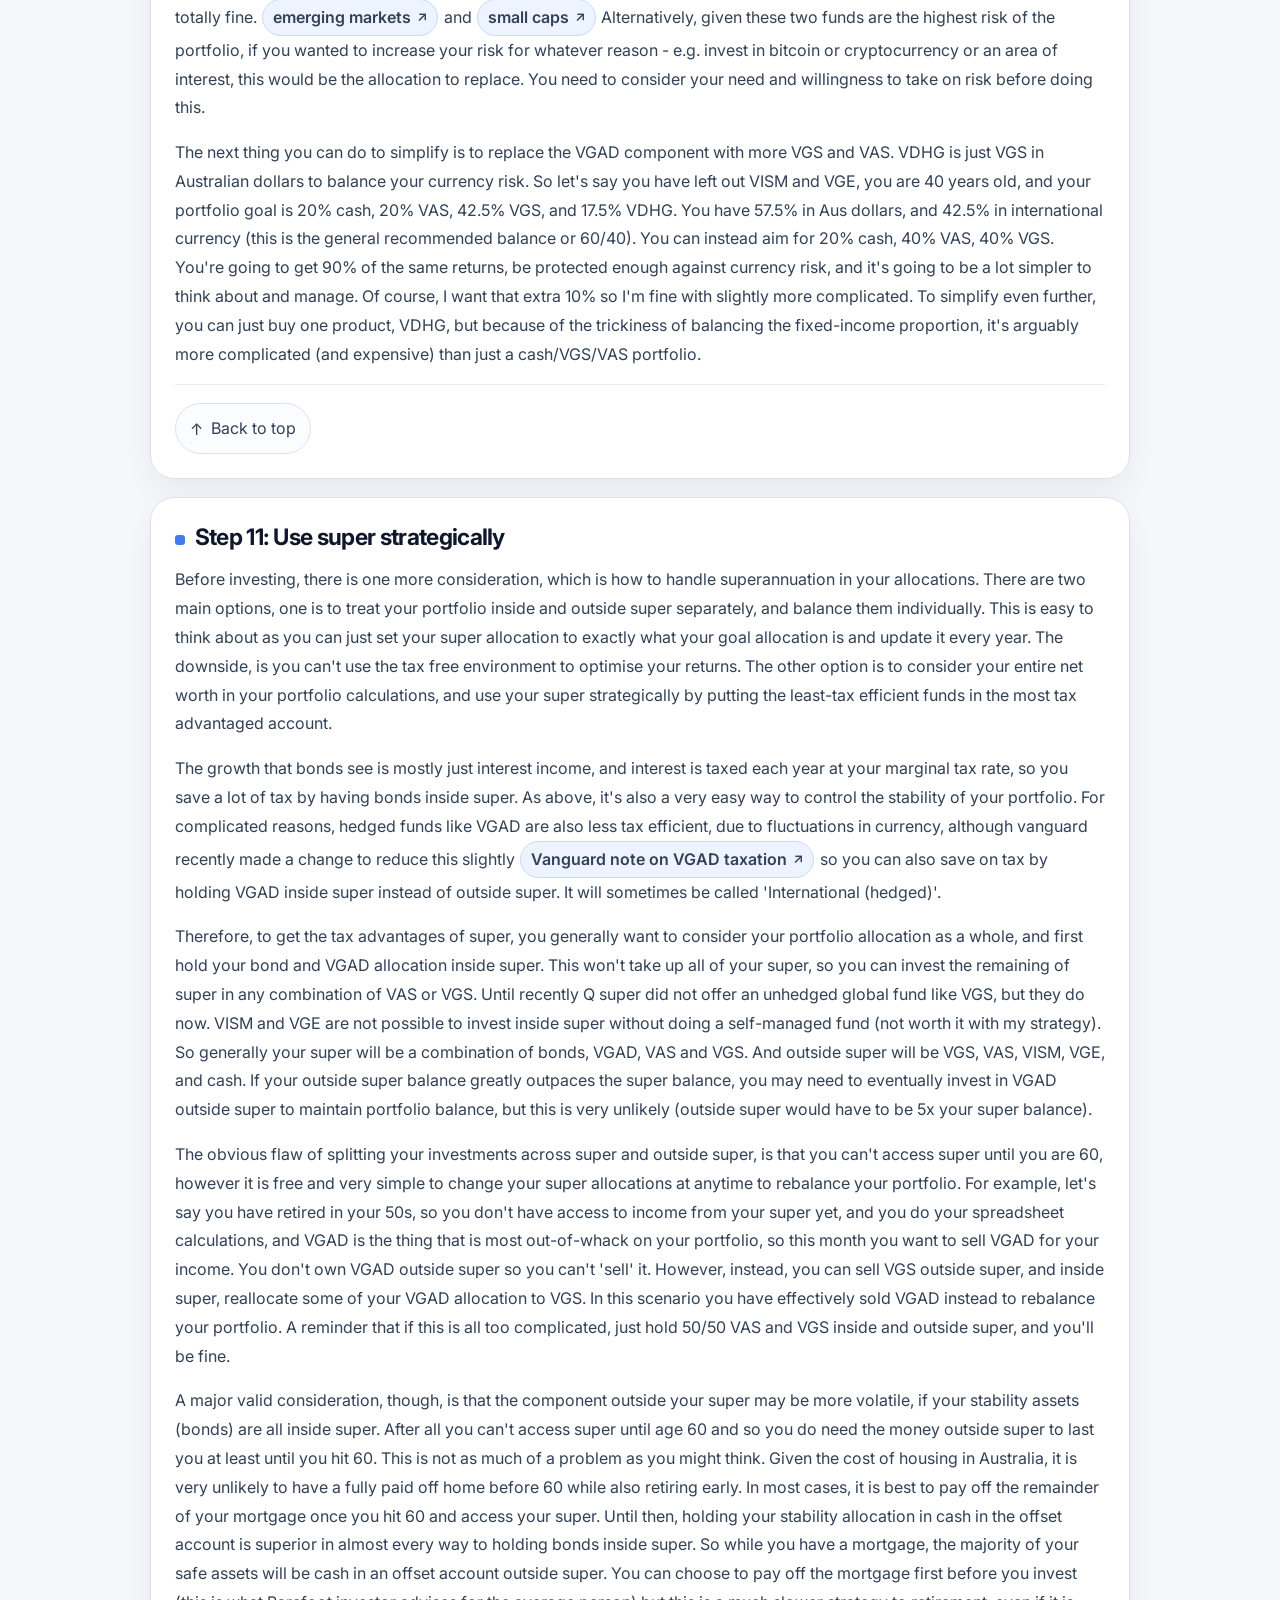
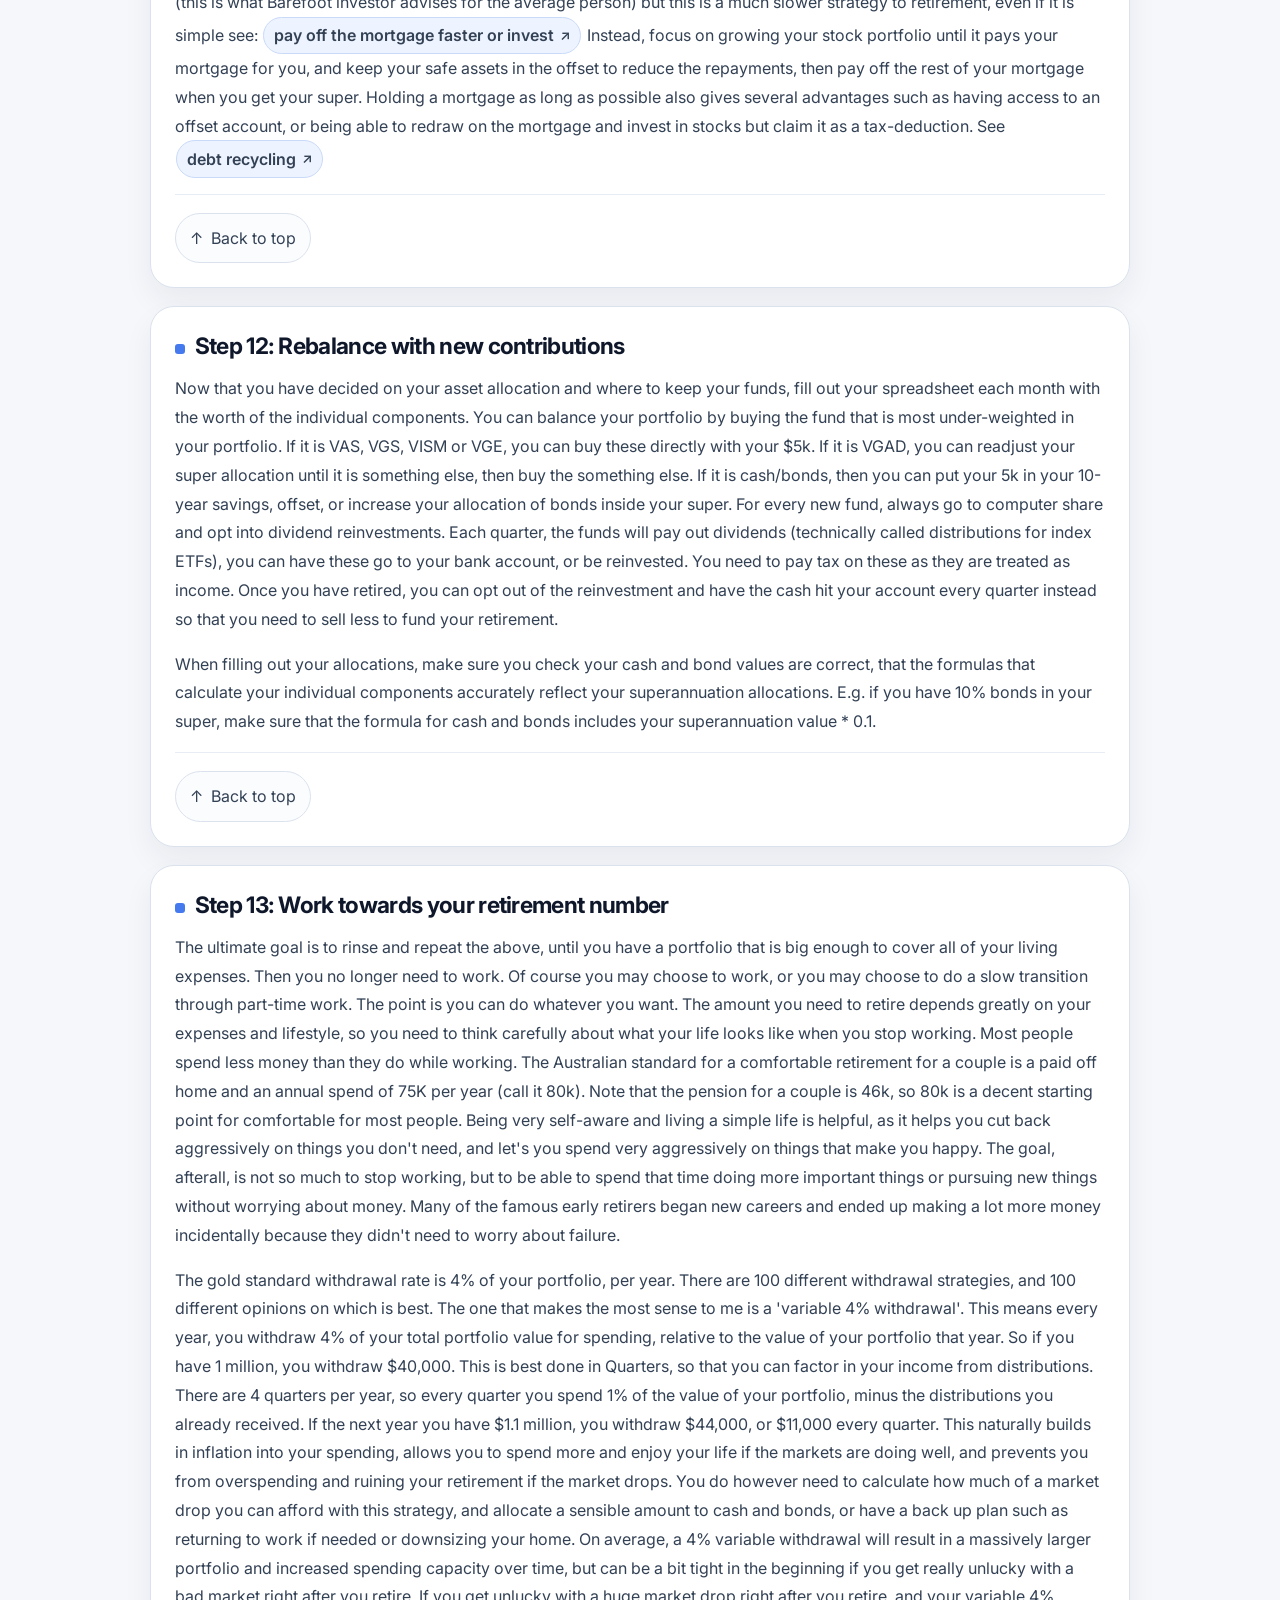
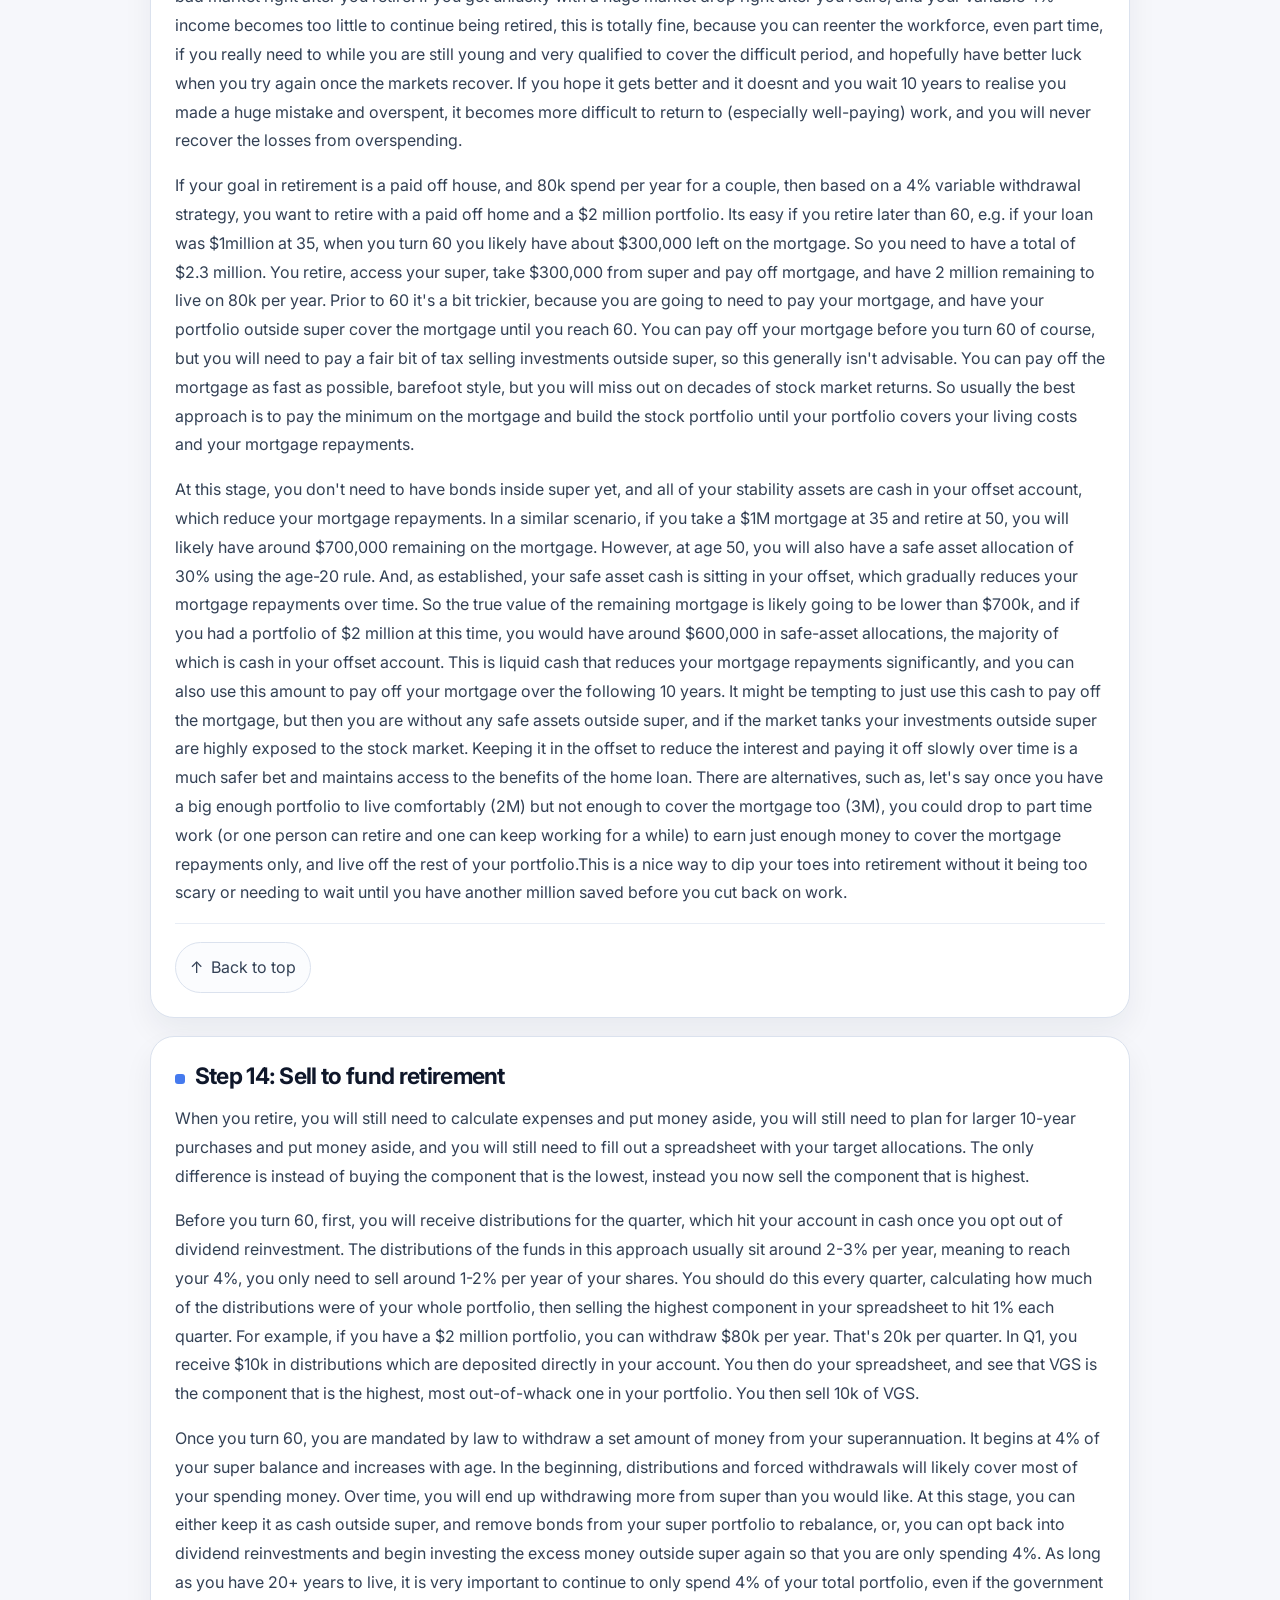
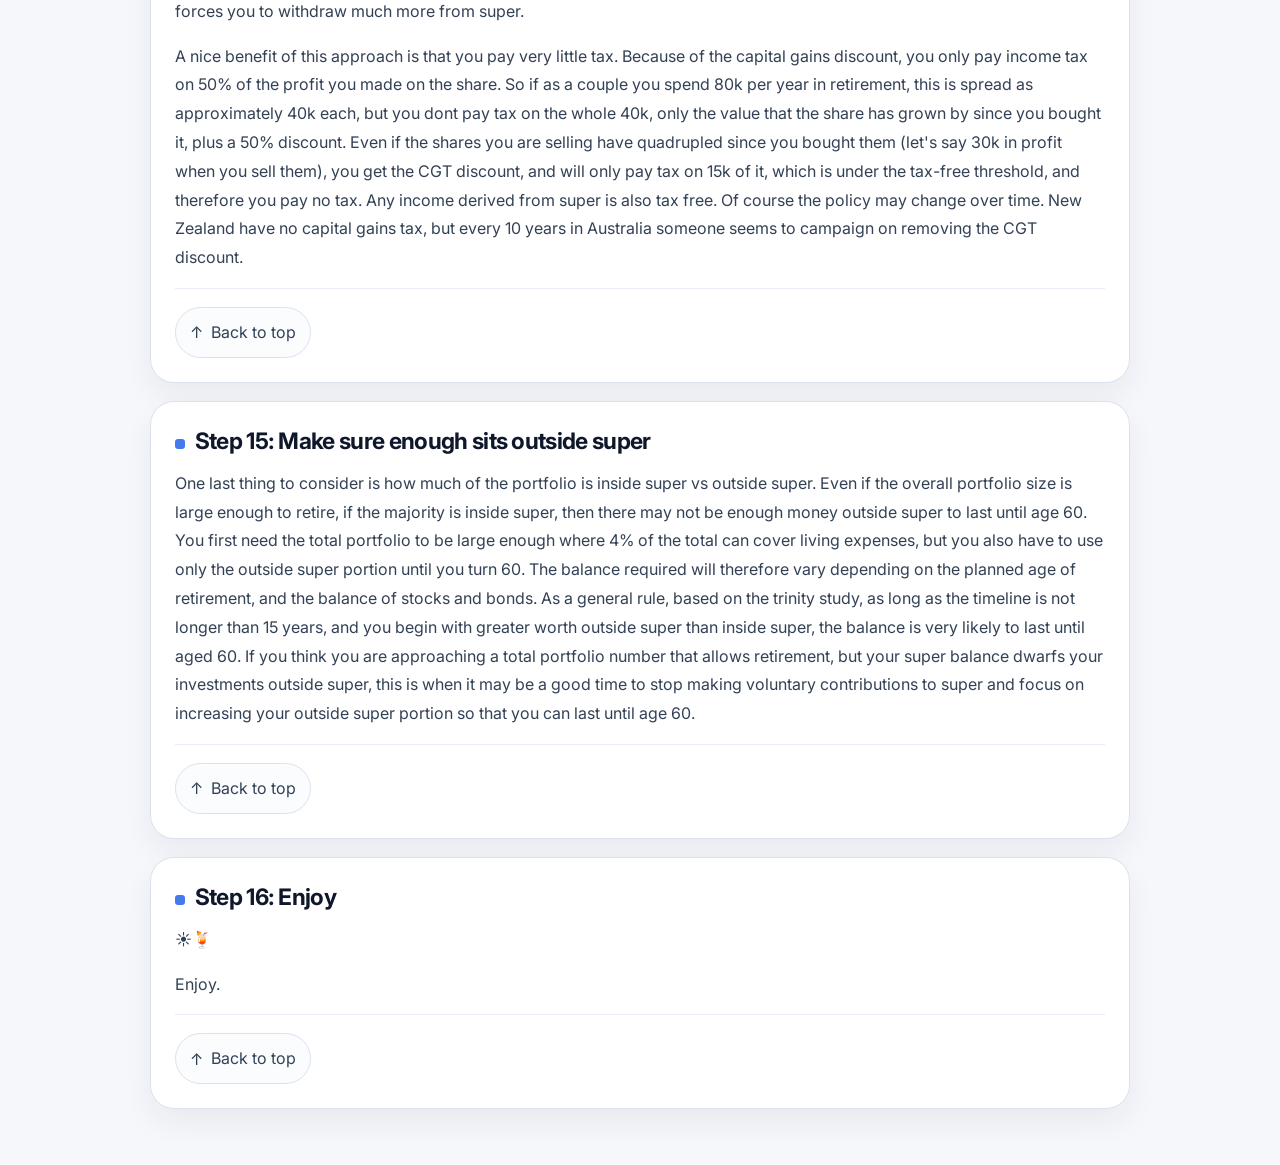
<file: investing_index_updated.html>
<!doctype html>
<html lang="en-GB">
<head>
<meta charset="utf-8"/>
<meta content="width=device-width, initial-scale=1" name="viewport"/>
<title>Investing for Financial Independence Notes | tanzthenightaway</title>
<meta content="Investing for financial independence notes with a clean vertical contents list and step-by-step guidance." name="description"/>
<link href="https://fonts.googleapis.com" rel="preconnect"/>
<link crossorigin="" href="https://fonts.gstatic.com" rel="preconnect"/>
<link href="https://fonts.googleapis.com/css2?family=Inter:wght@400;500;600;700&amp;display=swap" rel="stylesheet"/>
<link href="../assets/styles.css" rel="stylesheet"/>
<style>
.investing-page {
  font-family: "Inter", system-ui, -apple-system, BlinkMacSystemFont, "Segoe UI", sans-serif;
  background: #f6f7fb;
  color: #142033;
  margin: 0;
}

.investing-page *,
.investing-page *::before,
.investing-page *::after {
  box-sizing: border-box;
}

.investing-page a {
  color: inherit;
}

.investing-shell {
  width: min(980px, calc(100% - 32px));
  margin: 0 auto;
  padding: 24px 0 56px;
}

.topbar {
  display: flex;
  justify-content: space-between;
  align-items: center;
  gap: 16px;
  padding: 16px 0 24px;
  flex-wrap: wrap;
}

.brand {
  text-decoration: none;
  font-weight: 700;
  letter-spacing: -0.02em;
  color: #142033;
}

.topnav {
  display: flex;
  gap: 10px;
  flex-wrap: wrap;
}

.topnav a {
  text-decoration: none;
  padding: 10px 14px;
  border-radius: 999px;
  background: #ffffff;
  border: 1px solid #dbe2ee;
  color: #334155;
  transition: transform 0.15s ease, border-color 0.15s ease, box-shadow 0.15s ease;
}

.topnav a:hover,
.topnav a:focus-visible,
.back-link a:hover,
.back-link a:focus-visible {
  transform: translateY(-1px);
  border-color: #b8c4d8;
  box-shadow: 0 10px 24px rgba(20, 32, 51, 0.08);
  outline: none;
}

.topnav a[aria-current="page"] {
  background: #142033;
  border-color: #142033;
  color: #ffffff;
}

.hero {
  background: #ffffff;
  border: 1px solid #dbe2ee;
  border-radius: 24px;
  padding: 28px;
  box-shadow: 0 18px 42px rgba(20, 32, 51, 0.08);
  margin-bottom: 22px;
}

.hero h1 {
  margin: 0;
  font-size: clamp(2rem, 4vw, 3rem);
  line-height: 1.08;
  letter-spacing: -0.04em;
  color: #0f172a;
}

.contents-card {
  background: #ffffff;
  border: 1px solid #dbe2ee;
  border-radius: 24px;
  padding: 24px;
  margin-bottom: 28px;
}

.contents-card h2 {
  margin: 0 0 12px;
  font-size: 1.05rem;
  color: #0f172a;
}

.contents-list {
  list-style: none;
  margin: 0;
  padding: 0;
  display: flex;
  flex-direction: column;
}

.contents-list li + li {
  border-top: 1px solid #e8edf5;
}

.toc-link {
  display: block;
  padding: 14px 0;
  text-decoration: none;
  font-weight: 600;
  line-height: 1.45;
  color: #142033;
  transition: color 0.15s ease;
}

.toc-link:hover,
.toc-link:focus-visible {
  color: #183b72;
  outline: none;
}

.steps {
  display: grid;
  gap: 18px;
}

.step-card {
  background: #ffffff;
  border: 1px solid #dbe2ee;
  border-radius: 24px;
  padding: 24px;
  box-shadow: 0 14px 30px rgba(20, 32, 51, 0.06);
}

.step-heading {
  margin-bottom: 14px;
}

.step-head-copy h2 {
  margin: 0;
  font-size: 1.42rem;
  line-height: 1.28;
  letter-spacing: -0.03em;
  color: #0f172a;
}

.step-card p {
  margin: 0;
  color: #334155;
  line-height: 1.8;
}

.step-card p + p {
  margin-top: 16px;
}

.inline-link {
  display: inline-flex;
  align-items: center;
  gap: 6px;
  margin: 0 0.08rem;
  padding: 0.2rem 0.6rem;
  border-radius: 999px;
  background: #eef4ff;
  border: 1px solid #c9daf9;
  color: #183b72;
  font-weight: 600;
  text-decoration: none;
  white-space: nowrap;
  transition: background 0.15s ease, border-color 0.15s ease, transform 0.15s ease;
}

.inline-link::after {
  content: "↗";
  font-size: 0.85em;
  line-height: 1;
}

.inline-link:hover,
.inline-link:focus-visible {
  background: #e5efff;
  border-color: #aac5f2;
  transform: translateY(-1px);
  outline: none;
}

.back-link {
  margin: 20px 0 0;
  padding-top: 18px;
  border-top: 1px solid #e8edf5;
}

.back-link a {
  display: inline-flex;
  align-items: center;
  gap: 8px;
  text-decoration: none;
  padding: 10px 14px;
  border-radius: 999px;
  border: 1px solid #dbe2ee;
  background: #fbfcfe;
  color: #334155;
  transition: transform 0.15s ease, border-color 0.15s ease, box-shadow 0.15s ease;
}

.back-link a::before {
  content: "↑";
  line-height: 1;
}

@media (max-width: 720px) {
  .investing-shell {
    width: min(100% - 20px, 980px);
    padding-top: 16px;
  }

  .hero,
  .contents-card,
  .step-card {
    border-radius: 20px;
    padding: 20px;
  }

  .inline-link {
    white-space: normal;
  }
}
</style>
</head>
<body class="investing-page">
<div class="investing-shell" id="top">
<header class="topbar">
<a class="brand" href="../">tanzthenightaway</a>
<nav aria-label="Site navigation" class="topnav">
<a href="../">Home</a>
<a aria-current="page" href="./">Investing</a>
<a href="../interview-guide/">Interview guide</a>
</nav>
</header>
<main>
<section class="hero">
<h1>Investing for financial independence notes</h1>
</section>
<section aria-labelledby="contents-title" class="contents-card">
<h2 id="contents-title">Contents</h2>
<ol class="contents-list">
<li>
<a class="toc-link" href="#step-1">Step 1: Super contributions and salary sacrifice</a>
</li>
<li>
<a class="toc-link" href="#step-2">Step 2: Calculate your true weekly income</a>
</li>
<li>
<a class="toc-link" href="#step-3">Step 3: Build a recurring expenses account</a>
</li>
<li>
<a class="toc-link" href="#step-4">Step 4: Separate variable recurring costs</a>
</li>
<li>
<a class="toc-link" href="#step-5">Step 5: Plan for large 10-year purchases</a>
</li>
<li>
<a class="toc-link" href="#step-6">Step 6: Automate transfers and split the surplus</a>
</li>
<li>
<a class="toc-link" href="#step-7">Step 7: Build an emergency fund first</a>
</li>
<li>
<a class="toc-link" href="#step-8">Step 8: Start investing in sensible chunks</a>
</li>
<li>
<a class="toc-link" href="#step-9">Step 9: Choose your growth and stability mix</a>
</li>
<li>
<a class="toc-link" href="#step-10">Step 10: Build your ETF mix</a>
</li>
<li>
<a class="toc-link" href="#step-11">Step 11: Use super strategically</a>
</li>
<li>
<a class="toc-link" href="#step-12">Step 12: Rebalance with new contributions</a>
</li>
<li>
<a class="toc-link" href="#step-13">Step 13: Work towards your retirement number</a>
</li>
<li>
<a class="toc-link" href="#step-14">Step 14: Sell to fund retirement</a>
</li>
<li>
<a class="toc-link" href="#step-15">Step 15: Make sure enough sits outside super</a>
</li>
<li>
<a class="toc-link" href="#step-16">Step 16: Enjoy</a>
</li>
</ol>
</section>
<section aria-label="Investing steps" class="steps">
<article class="step-card" id="step-1">
<div class="step-heading">
<div class="step-head-copy">
<h2>Step 1: Super contributions and salary sacrifice</h2>
</div>
</div>
<p>Consider doing pre-tax additional payments into super and salary sacrifice payments to fringe benefits account (e.g. remserv). There may be some situations where putting additional money into super is not beneficial, such as if your super balance is already very healthy, and you want to invest more money outside super so you can retire earlier. But usually it is a good idea to maximise pre-tax contributions. See <a class="inline-link" href="https://passiveinvestingaustralia.com/how-much-to-save-inside-vs-outside-super/" rel="noopener noreferrer" target="_blank">how much to save inside vs outside super</a> Choose a super fund that has low fees, passive index options, and the right options for investing. <a class="inline-link" href="https://passiveinvestingaustralia.com/how-to-invest-your-super/" rel="noopener noreferrer" target="_blank">how to invest your super</a></p>
<p class="back-link"><a href="#top">Back to top</a></p>
</article>
<article class="step-card" id="step-2">
<div class="step-heading">
<div class="step-head-copy">
<h2>Step 2: Calculate your true weekly income</h2>
</div>
</div>
<p>Work out weekly income, after tax, super contributions, and after salary sacrifice (e.g. remserv) payment. Any tax return money can be treated as bonus. Payments like tax returns or salary sacrifice should never be included in weekly income. These can be used for extra investing or topping up of accounts at end of year (e.g. bills account or 10 year savings account).</p>
<p class="back-link"><a href="#top">Back to top</a></p>
</article>
<article class="step-card" id="step-3">
<div class="step-heading">
<div class="step-head-copy">
<h2>Step 3: Build a recurring expenses account</h2>
</div>
</div>
<p>All recurring expenses should be calculated. This includes any expense that recurs on a regular basis. Including weekly (e.g. transport costs), monthly (e.g. phone, internet, haircuts), yearly (gifts, medical appointments, regular hobbies, events) or multi-yearly (e.g. passport, drivers license). This includes not just bills but also discretionary spending that recurs where there is a predictable amount of spending each year. Even though it is discretionary, it is better to keep these expenses in this account as it controls your recurring spending in a much more predictable way, which is important for financial stability. It is a good idea to slightly overestimate how much you need to spend so that you have extra cash gradually building in this account and are covered if one expense is significantly more than you expected. Convert this to a weekly amount, and transfer that amount on the day you are paid to a specific debit card account used for these expenses only. The amount that each item costs should be updated each year. Choose an account that has good bonus interest, such as ING or ubank.</p>
<p class="back-link"><a href="#top">Back to top</a></p>
</article>
<article class="step-card" id="step-4">
<div class="step-heading">
<div class="step-head-copy">
<h2>Step 4: Separate variable recurring costs</h2>
</div>
</div>
<p>Other recurring expenses where the amounts may vary greatly, such as yearly holidays, can be portioned into a separate account so that it is easier to keep track of how much is available before spending. Other emergency expenses that are inevitable but where the timing is unknown, e.g. pet emergencies, or where portioning money is preferable to paying for weekly insurance (e.g. pet insurance) may also be better off in a separate account. Keep in mind that you may not receive bonus interest in these accounts if they do not meet the requirements for high interest, so if you want bonus interest, you can put this money in a bills account and keep track of the available amounts in a spreadsheet instead. The amount transferred to these accounts should be updated by 2% each year to account for inflation.</p>
<p class="back-link"><a href="#top">Back to top</a></p>
</article>
<article class="step-card" id="step-5">
<div class="step-heading">
<div class="step-head-copy">
<h2>Step 5: Plan for large 10-year purchases</h2>
</div>
</div>
<p>Some expenses may be either once off or rare expenses (e.g. house deposit, wedding, medical procedures), or recurring but very expensive (e.g. new cars, renovations, furniture). These should be portioned into another separate savings account. While these may still be considered 'bills' or 'discretionary' spending, these are generally wants rather than needs, and are items that require a long period of planning and saving to purchase without upsetting your day-to-day financial stability. These are also items that threaten to destabilise investing in your long-term future. For example, if you want to put a deposit on a house in the next 5 years, but invest all of your money instead of portioning it aside, your investments could be down right when you plan to use the money. Planning ahead and portioning the money aside means you can still make the purchase without being forced to sell your investments at the worst moment and potentially delay your retirement date significantly. It also means you can continue to invest for the long-term future while you save, maximising your exposure to the stock market in the meantime. Long story short, the stock market generally falls and recovers roughly every 7-10 years, so it is best to plan ahead by roughly 7 -10 years for these purchases. Any shorter is risky and any longer is unnecessary. If you need more than 10 years to save for something, you should reconsider if you can afford it.</p>
<p>Work out all of the very expensive things you want to spend in the next 10 years, and convert the amount to a weekly value. E.g. if in the next 10 years you want to spend on a house deposit for 100k, and a new car for 50k, the total 10 year amount saved should be 150k, divide it by 10 years - 15k per year, and divide it by 52 weeks = $288 per week. Transfer this money each week into a high interest savings account such as ING or ubank. Only ever use this account for these expenses. Update the values each year by 2% to account for inflation, or update if the expected cost changes. Each year, consider if there are any new big items you may want to purchase in the next 10 years, and update this. Items that may become bills but are too expensive to afford for current income e.g. high school fees, might be better off planned for in this account than in the bills account.</p>
<p>You do not need to wait 10 years to purchase all items, but you will need consider that purchasing one big item may mean you need to wait for others. If you purchase an item earlier than expected, you should continue to portion money aside for it for the 10 planned years. For example, if you are saving for the house deposit and the car, and 5 years have passed, you have now saved 75k. You can now decide to either purchase the car now, and wait 5 years to purchase the house, or wait 1 - 2 years to purchase the house, and purchase the car in 5 years. For this reason, you should continue to pay the full 10 years for the item, even if you purchase it earlier than 10 years. If you decide to buy the car at 5 years because you have enough money, but then stop transferring money for the car, then you will no longer have enough money to purchase the house in 5 years, because you have only contributed 25K towards the car so far, and still have 5 years of payments remaining. Once the item is fully 'paid off' after 10 years, then it can be removed from the calculations. Update the 'years remaining' section of the 10 year spreadsheet to keep track of this, as well as how much you have roughly saved for each item, each year.</p>
<p>If this money is saved in a high-interest savings account, it will accrue significant interest over the years. You should treat this simply as bonus money that helps account for additional unexpected inflation. But remember that this interest is counted as income and you will need to pay tax on this at the end of financial year. The longer you wait to make the large purchases, the more the interest will accrue and the more bonus money you will have, ultimately allowing you to be ahead of schedule on your large planned purchases and have room to save a little more if needed before the 10 years expires. If you own property, this account is better placed in the mortgage offset account. It won't accrue interest, but it will reduce the interest repayments on the mortgage, which is even better.</p>
<p>The Australian government guarantees up to 250k safety limit per bank, so if for whatever reason this amount was to go above 250k, it is better to split it across multiple banks, in case a bank goes bankrupt.</p>
<p class="back-link"><a href="#top">Back to top</a></p>
</article>
<article class="step-card" id="step-6">
<div class="step-heading">
<div class="step-head-copy">
<h2>Step 6: Automate transfers and split the surplus</h2>
</div>
</div>
<p>Each week, your pay goes into your bank account, and the set amounts from the above are transferred out into separate accounts for recurring expenses and 10-year savings. You can now feel safe that you will always have enough money for your expenses and for your medium-term goals, and are free to use the rest towards discretionary spending and long-term investing without worrying about needing to limit your spending money and questioning whether you can afford every purchase as most people do. This in itself reduces financial stress.</p>
<p>As a general rule to balance investing in the long-term future and still living an enjoyable life within your means, two thirds of this remaining amount should go towards investing, and one-third towards free spending. This is just a guide and may need to change based on your income and how aggressively you want to invest in your retirement. However, if you reach this step and find that there is not enough money left to live comfortably on the remaining one-third, you should first reconsider living more within your means and cutting back on your expenses and 10-year goals, before cutting back on your investing and sacrificing your long term financial stability. There may also be short periods where you are unable to invest due to a spike in expenses, e.g. if you purchase a home after saving for 7 years, but still need to finish 'paying off' the deposit in your 10 year account for the next 3 years, but also now have a mortgage and home expenses, money is likely to be tight for those 3 years.</p>
<p class="back-link"><a href="#top">Back to top</a></p>
</article>
<article class="step-card" id="step-7">
<div class="step-heading">
<div class="step-head-copy">
<h2>Step 7: Build an emergency fund first</h2>
</div>
</div>
<p>Before investing the remaining two-thirds, you should first use this two-thirds to build an emergency fund. The emergency fund should be roughly 6 months of basic recurring expenses. If you were to lose your job, or become very ill and could not work, or lost your income for whatever reason, you do not want to sell investments to cover expenses, as for the same reasons as the 10 year account, if the market drops right as you need the money, you solidfy losses that will compound and significantly slow down your long term investments. This should not be treated as an account for 'emergency expenses' unless it is a very last resort. In case of emergency, the emergency fund can be used as replacement income, to give you time to live life as usual, to continue paying your basic bills, portioning money for 10-years, and investing, until you find a new job, or get back on your feet. This should be kept in a low-maintenance high interest savings account such as ubank. It can also be kept in the offset account to lower your mortgage interest, but you should keep track of how much is portioned to the emergency fund. If the emergency fund is used for whatever reason, it should be replenished before you continue investing.</p>
<p class="back-link"><a href="#top">Back to top</a></p>
</article>
<article class="step-card" id="step-8">
<div class="step-heading">
<div class="step-head-copy">
<h2>Step 8: Start investing in sensible chunks</h2>
</div>
</div>
<p>Once you have an emergency fund, you can begin investing money. it is generally best to invest in $5,000 chunks to save money on brokerage, but there are calculators available if you want to optimise the timing of investments <a class="inline-link" href="https://investcalc.github.io/" rel="noopener noreferrer" target="_blank">investment frequency calculator</a> The simplest way is to check each month if you have $5k, and if you do, invest it.</p>
<p class="back-link"><a href="#top">Back to top</a></p>
</article>
<article class="step-card" id="step-9">
<div class="step-heading">
<div class="step-head-copy">
<h2>Step 9: Choose your growth and stability mix</h2>
</div>
</div>
<p>The first thing to consider, before deciding which stocks to invest in, is your fixed-income to stocks ratio, or stocks/bonds asset allocation. What this really means is the balance between growth and stability. Shares are volatile but have a high expected long-term return and are the thing that grows your wealth. Fixed income (bonds and cash) are steady and grow slowly. Their job is to reduce volatility. How much you allocate towards growth, and stability, depends on your ability to take on risk, need to take on risk, and your willingness to take on risk. See <a class="inline-link" href="https://passiveinvestingaustralia.com/asset-allocation-and-your-risk-tolerance/" rel="noopener noreferrer" target="_blank">asset allocation and risk tolerance</a></p>
<p>There are many factors that influence the ratio, but the largest is how close you are to retirement. When you are young, your main goal is to build wealth, so it is generally better to have mostly stocks. When you are close to retirement, you do not want to risk losing millions of dollars in a stock market crash right before you plan to retire, or worse right after you retire, so you need to have a level of stability. There are many ways to balance this allocation, but one of the most simple that ensures growth while having a reasonable protection by age 60 is age - 20. Each year, as you age you increase your fixed-income allocation by 1%, until you retire. Once you retire, it's a bit more complicated. You can keep this fixed, or you can keep increasing the stability allocation. Arguably as you have less years of life expectancy, your willingness and ability to take on risk is very high, because you don't need your portfolio to last decades. So ironically you can be more risky and reduce your bonds/cash allocation as you get much older. For this reason, some people increase by 1% per year until 60, and then reduce by 1% per year thereafter. This approach would mean you hit 40% at age 60, and then head towards being back to 100% stocks by age 100.</p>
<p>When you are starting out, you need cash for spending, bills, saving, and an emergency fund, so you will generally be over-allocated to cash for a long time, until your stock portfolio and super annuation really take off. However, eventually, you will need to start putting money aside in cash or invest in bonds, to maintain your safe asset allocation. If you don't own property, and are a long way from retirement, you can put this extra cash in your 10-year savings account, to boost your savings and bring your medium-term goals closer. A note here that, of course, if you make a big purchase from this 10-year account, your total cash amount will go down significantly. Meaning that you will likely be under-allocated to cash for a while, meaning you will simply replenish this account quickly right after a purchase instead of investing. It's important you don't treat this as bonus money and start buying expensive things you did not plan for, you still need to plan for your 10 year purchases and portion money. It does mean, however, that after around 10 years or so, you will naturally reach a point where you have more cash than you ever need for bills, emergency, and 10-year goals at all times simply to meet the cash allocation requirement of your portfolio.</p>
<p>If you own a home, you can put this money in your offset account, to reduce your mortgage repayments. Once you are approaching retirement, or retired, and no longer have a significant mortgage, you can start investing in bonds instead, because they have a slightly higher return than cash over time. Long story short, there are lots of bonds, but the best is to invest in Australian government bonds. See <a class="inline-link" href="https://passiveinvestingaustralia.com/bond-funds/" rel="noopener noreferrer" target="_blank">bond funds</a> It is also generally best to invest your bonds inside super, rather than outside. This is because they have a high tax drag, and in super they are (mostly) tax free. It is also very easy to adjust your bond allocation in seconds in super without needing to pay tax on selling/buying bonds to rebalance outside super. So you can control your overall portfolio risk very quickly and easily inside your super fund if you keep your bonds inside. See also cash vs bonds: <a class="inline-link" href="https://passiveinvestingaustralia.com/cash-vs-bonds-in-your-portfolio/" rel="noopener noreferrer" target="_blank">cash vs bonds in your portfolio</a></p>
<p class="back-link"><a href="#top">Back to top</a></p>
</article>
<article class="step-card" id="step-10">
<div class="step-heading">
<div class="step-head-copy">
<h2>Step 10: Build your ETF mix</h2>
</div>
</div>
<p>For the stocks portion, choosing what to invest in is a big topic, but I choose to invest in broad market index ETFs (read <a class="inline-link" href="https://passiveinvestingaustralia.com/" rel="noopener noreferrer" target="_blank">Passive Investing Australia</a> for why). This requires no maintenance on your behalf whatsoever, is free from human intervention, and outperforms 90% of professional investors (most of those 10% are just lucky). I invest in roughly same proportions of the vanguard product VDHG, which is an index ETF designed to capture the average return of the global economy, optimised for Australian investors and the Australian dollar. You can keep it simple and just invest in one product, which is VDHG, but it is better to invest in the individual components separately, because it is cheaper, more tax efficient, and by investing in the product that is the lowest, or most out of whack in your portfolio each month, you also get a neat side effect of buying the funds generally when they drop in price, and avoid buying funds that have recently surged in price. In retirement this also means you can sell down the investments that are overperforming, which allows you to balance your portfolio by buying (before retirement) and selling (in retirement) the individual component that is most out-of-whack with your goal allocations, instead of 'rebalancing' the whole portfolio every 6- 12 months, which costs a lot of money over time in tax. Investing separately into each product also allows you to tailor your fixed income (e.g. cash and bonds) portion more easily, as the VDHG product already contains 10% bonds which you can't individually buy and sell. See <a class="inline-link" href="https://passiveinvestingaustralia.com/vdhg-or-roll-your-own/" rel="noopener noreferrer" target="_blank">VDHG or roll your own</a> and <a class="inline-link" href="https://passiveinvestingaustralia.com/portfolio-maintenance-rebalancing/" rel="noopener noreferrer" target="_blank">portfolio maintenance and rebalancing</a></p>
<p>The VDHG allocations for the stock portfolio are: 40% Australian stocks (VAS), 30% global unhedged stocks in foreign currency (VGS), 17.5% global hedged-to-AUD stocks (VGAD) this is the same as VGS but is in AUD, 7% small companies (VISM), and 5.5% emerging markets (VGE). There are some caveats - first, many people believe that 40% Australian stocks is too high, as Australia is only 3% of the global economy, and your income, cash, bonds, assets, and very expensive home are already tied to the AUD. So if the Australian economy was to go kaput, your options for realising your wealth and moving overseas are limited if a large portion of your portfolio is also in AUD. On the flip side, being invested in VAS, due to its volatility and something called franking credits might theoretically result in more growth, though it's heavily debated if this is actually the case. For this reason, I chose to start at 40% VAS as a baseline, but each year, reduce this by 1% and replace it with the 1% yearly increase in cash or bonds. Because the cash and bonds are also in AUD, this maintains the currency balance of the portfolio, slowly increases the stability while exposing me to the possible benefits of VAS while I am young, but slowly reduces the concentration risk of being over-invested in the Australian economy as my net worth grows. E.g. at age 20: 40% VAS, 0% cash/bonds, age 30: 30% VAS, 10% cash and bonds, and so forth. This would mean that by age 60, theoretically I would have 40% cash/bonds and 0% VAS. I'm not set on this but it's what I am doing for now. Maybe from age 60 as I reduce the cash/bonds allocation by 1% per year, I could restore the VAS component by 1% per year, ending back at 0% cash/bonds and 40% VAS by age 100. See <a class="inline-link" href="https://passiveinvestingaustralia.com/why-not-just-invest-everything-in-the-australian-market/" rel="noopener noreferrer" target="_blank">why not invest everything in the Australian market</a></p>
<p>The second caveat is a balance between complexity and simplicity. While investing in the individual components of VDHG is generally much better, it means you need to eventually balance 7 things: VGS, VAS, VGAD, VISM, VGE, VAF (bonds), and cash. This might be too complicated. The first thing you can do to simplify is to ignore the 7% VISM and 5.5% VGE component, and instead invest in an extra 12.5% of VGS. These are both global international funds, so the solution is to invest in 42.5% of VGS instead of 30%. Theoretically you will get a higher return keeping VISM and VGE, but it's minimal and doing VGS instead is totally fine. <a class="inline-link" href="https://passiveinvestingaustralia.com/emerging-markets-is-crap-should-i-leave-it-out/" rel="noopener noreferrer" target="_blank">emerging markets</a> and <a class="inline-link" href="https://passiveinvestingaustralia.com/whats-the-deal-with-small-caps/" rel="noopener noreferrer" target="_blank">small caps</a> Alternatively, given these two funds are the highest risk of the portfolio, if you wanted to increase your risk for whatever reason - e.g. invest in bitcoin or cryptocurrency or an area of interest, this would be the allocation to replace. You need to consider your need and willingness to take on risk before doing this.</p>
<p>The next thing you can do to simplify is to replace the VGAD component with more VGS and VAS. VDHG is just VGS in Australian dollars to balance your currency risk. So let's say you have left out VISM and VGE, you are 40 years old, and your portfolio goal is 20% cash, 20% VAS, 42.5% VGS, and 17.5% VDHG. You have 57.5% in Aus dollars, and 42.5% in international currency (this is the general recommended balance or 60/40). You can instead aim for 20% cash, 40% VAS, 40% VGS. You're going to get 90% of the same returns, be protected enough against currency risk, and it's going to be a lot simpler to think about and manage. Of course, I want that extra 10% so I'm fine with slightly more complicated. To simplify even further, you can just buy one product, VDHG, but because of the trickiness of balancing the fixed-income proportion, it's arguably more complicated (and expensive) than just a cash/VGS/VAS portfolio.</p>
<p class="back-link"><a href="#top">Back to top</a></p>
</article>
<article class="step-card" id="step-11">
<div class="step-heading">
<div class="step-head-copy">
<h2>Step 11: Use super strategically</h2>
</div>
</div>
<p>Before investing, there is one more consideration, which is how to handle superannuation in your allocations. There are two main options, one is to treat your portfolio inside and outside super separately, and balance them individually. This is easy to think about as you can just set your super allocation to exactly what your goal allocation is and update it every year. The downside, is you can't use the tax free environment to optimise your returns. The other option is to consider your entire net worth in your portfolio calculations, and use your super strategically by putting the least-tax efficient funds in the most tax advantaged account.</p>
<p>The growth that bonds see is mostly just interest income, and interest is taxed each year at your marginal tax rate, so you save a lot of tax by having bonds inside super. As above, it's also a very easy way to control the stability of your portfolio. For complicated reasons, hedged funds like VGAD are also less tax efficient, due to fluctuations in currency, although vanguard recently made a change to reduce this slightly <a class="inline-link" href="https://fund-docs.vanguard.com/AU-Unitholder_notice-Important_information_regarding_Taxation_of_Financial_Arrangements-VGAD.pdf" rel="noopener noreferrer" target="_blank">Vanguard note on VGAD taxation</a> so you can also save on tax by holding VGAD inside super instead of outside super. It will sometimes be called 'International (hedged)'.</p>
<p>Therefore, to get the tax advantages of super, you generally want to consider your portfolio allocation as a whole, and first hold your bond and VGAD allocation inside super. This won't take up all of your super, so you can invest the remaining of super in any combination of VAS or VGS. Until recently Q super did not offer an unhedged global fund like VGS, but they do now. VISM and VGE are not possible to invest inside super without doing a self-managed fund (not worth it with my strategy). So generally your super will be a combination of bonds, VGAD, VAS and VGS. And outside super will be VGS, VAS, VISM, VGE, and cash. If your outside super balance greatly outpaces the super balance, you may need to eventually invest in VGAD outside super to maintain portfolio balance, but this is very unlikely (outside super would have to be 5x your super balance).</p>
<p>The obvious flaw of splitting your investments across super and outside super, is that you can't access super until you are 60, however it is free and very simple to change your super allocations at anytime to rebalance your portfolio. For example, let's say you have retired in your 50s, so you don't have access to income from your super yet, and you do your spreadsheet calculations, and VGAD is the thing that is most out-of-whack on your portfolio, so this month you want to sell VGAD for your income. You don't own VGAD outside super so you can't 'sell' it. However, instead, you can sell VGS outside super, and inside super, reallocate some of your VGAD allocation to VGS. In this scenario you have effectively sold VGAD instead to rebalance your portfolio. A reminder that if this is all too complicated, just hold 50/50 VAS and VGS inside and outside super, and you'll be fine.</p>
<p>A major valid consideration, though, is that the component outside your super may be more volatile, if your stability assets (bonds) are all inside super. After all you can't access super until age 60 and so you do need the money outside super to last you at least until you hit 60. This is not as much of a problem as you might think. Given the cost of housing in Australia, it is very unlikely to have a fully paid off home before 60 while also retiring early. In most cases, it is best to pay off the remainder of your mortgage once you hit 60 and access your super. Until then, holding your stability allocation in cash in the offset account is superior in almost every way to holding bonds inside super. So while you have a mortgage, the majority of your safe assets will be cash in an offset account outside super. You can choose to pay off the mortgage first before you invest (this is what Barefoot investor advises for the average person) but this is a much slower strategy to retirement, even if it is simple see: <a class="inline-link" href="https://passiveinvestingaustralia.com/pay-off-the-mortgage-faster-or-invest/" rel="noopener noreferrer" target="_blank">pay off the mortgage faster or invest</a> Instead, focus on growing your stock portfolio until it pays your mortgage for you, and keep your safe assets in the offset to reduce the repayments, then pay off the rest of your mortgage when you get your super. Holding a mortgage as long as possible also gives several advantages such as having access to an offset account, or being able to redraw on the mortgage and invest in stocks but claim it as a tax-deduction. See <a class="inline-link" href="https://passiveinvestingaustralia.com/debt-recycling/" rel="noopener noreferrer" target="_blank">debt recycling</a></p>
<p class="back-link"><a href="#top">Back to top</a></p>
</article>
<article class="step-card" id="step-12">
<div class="step-heading">
<div class="step-head-copy">
<h2>Step 12: Rebalance with new contributions</h2>
</div>
</div>
<p>Now that you have decided on your asset allocation and where to keep your funds, fill out your spreadsheet each month with the worth of the individual components. You can balance your portfolio by buying the fund that is most under-weighted in your portfolio. If it is VAS, VGS, VISM or VGE, you can buy these directly with your $5k. If it is VGAD, you can readjust your super allocation until it is something else, then buy the something else. If it is cash/bonds, then you can put your 5k in your 10-year savings, offset, or increase your allocation of bonds inside your super. For every new fund, always go to computer share and opt into dividend reinvestments. Each quarter, the funds will pay out dividends (technically called distributions for index ETFs), you can have these go to your bank account, or be reinvested. You need to pay tax on these as they are treated as income. Once you have retired, you can opt out of the reinvestment and have the cash hit your account every quarter instead so that you need to sell less to fund your retirement.</p>
<p>When filling out your allocations, make sure you check your cash and bond values are correct, that the formulas that calculate your individual components accurately reflect your superannuation allocations. E.g. if you have 10% bonds in your super, make sure that the formula for cash and bonds includes your superannuation value * 0.1.</p>
<p class="back-link"><a href="#top">Back to top</a></p>
</article>
<article class="step-card" id="step-13">
<div class="step-heading">
<div class="step-head-copy">
<h2>Step 13: Work towards your retirement number</h2>
</div>
</div>
<p>The ultimate goal is to rinse and repeat the above, until you have a portfolio that is big enough to cover all of your living expenses. Then you no longer need to work. Of course you may choose to work, or you may choose to do a slow transition through part-time work. The point is you can do whatever you want. The amount you need to retire depends greatly on your expenses and lifestyle, so you need to think carefully about what your life looks like when you stop working. Most people spend less money than they do while working. The Australian standard for a comfortable retirement for a couple is a paid off home and an annual spend of 75K per year (call it 80k). Note that the pension for a couple is 46k, so 80k is a decent starting point for comfortable for most people. Being very self-aware and living a simple life is helpful, as it helps you cut back aggressively on things you don't need, and let's you spend very aggressively on things that make you happy. The goal, afterall, is not so much to stop working, but to be able to spend that time doing more important things or pursuing new things without worrying about money. Many of the famous early retirers began new careers and ended up making a lot more money incidentally because they didn't need to worry about failure.</p>
<p>The gold standard withdrawal rate is 4% of your portfolio, per year. There are 100 different withdrawal strategies, and 100 different opinions on which is best. The one that makes the most sense to me is a 'variable 4% withdrawal'. This means every year, you withdraw 4% of your total portfolio value for spending, relative to the value of your portfolio that year. So if you have 1 million, you withdraw $40,000. This is best done in Quarters, so that you can factor in your income from distributions. There are 4 quarters per year, so every quarter you spend 1% of the value of your portfolio, minus the distributions you already received. If the next year you have $1.1 million, you withdraw $44,000, or $11,000 every quarter. This naturally builds in inflation into your spending, allows you to spend more and enjoy your life if the markets are doing well, and prevents you from overspending and ruining your retirement if the market drops. You do however need to calculate how much of a market drop you can afford with this strategy, and allocate a sensible amount to cash and bonds, or have a back up plan such as returning to work if needed or downsizing your home. On average, a 4% variable withdrawal will result in a massively larger portfolio and increased spending capacity over time, but can be a bit tight in the beginning if you get really unlucky with a bad market right after you retire. If you get unlucky with a huge market drop right after you retire, and your variable 4% income becomes too little to continue being retired, this is totally fine, because you can reenter the workforce, even part time, if you really need to while you are still young and very qualified to cover the difficult period, and hopefully have better luck when you try again once the markets recover. If you hope it gets better and it doesnt and you wait 10 years to realise you made a huge mistake and overspent, it becomes more difficult to return to (especially well-paying) work, and you will never recover the losses from overspending.</p>
<p>If your goal in retirement is a paid off house, and 80k spend per year for a couple, then based on a 4% variable withdrawal strategy, you want to retire with a paid off home and a $2 million portfolio. Its easy if you retire later than 60, e.g. if your loan was $1million at 35, when you turn 60 you likely have about $300,000 left on the mortgage. So you need to have a total of $2.3 million. You retire, access your super, take $300,000 from super and pay off mortgage, and have 2 million remaining to live on 80k per year. Prior to 60 it's a bit trickier, because you are going to need to pay your mortgage, and have your portfolio outside super cover the mortgage until you reach 60. You can pay off your mortgage before you turn 60 of course, but you will need to pay a fair bit of tax selling investments outside super, so this generally isn't advisable. You can pay off the mortgage as fast as possible, barefoot style, but you will miss out on decades of stock market returns. So usually the best approach is to pay the minimum on the mortgage and build the stock portfolio until your portfolio covers your living costs and your mortgage repayments.</p>
<p>At this stage, you don't need to have bonds inside super yet, and all of your stability assets are cash in your offset account, which reduce your mortgage repayments. In a similar scenario, if you take a $1M mortgage at 35 and retire at 50, you will likely have around $700,000 remaining on the mortgage. However, at age 50, you will also have a safe asset allocation of 30% using the age-20 rule. And, as established, your safe asset cash is sitting in your offset, which gradually reduces your mortgage repayments over time. So the true value of the remaining mortgage is likely going to be lower than $700k, and if you had a portfolio of $2 million at this time, you would have around $600,000 in safe-asset allocations, the majority of which is cash in your offset account. This is liquid cash that reduces your mortgage repayments significantly, and you can also use this amount to pay off your mortgage over the following 10 years. It might be tempting to just use this cash to pay off the mortgage, but then you are without any safe assets outside super, and if the market tanks your investments outside super are highly exposed to the stock market. Keeping it in the offset to reduce the interest and paying it off slowly over time is a much safer bet and maintains access to the benefits of the home loan. There are alternatives, such as, let's say once you have a big enough portfolio to live comfortably (2M) but not enough to cover the mortgage too (3M), you could drop to part time work (or one person can retire and one can keep working for a while) to earn just enough money to cover the mortgage repayments only, and live off the rest of your portfolio.This is a nice way to dip your toes into retirement without it being too scary or needing to wait until you have another million saved before you cut back on work.</p>
<p class="back-link"><a href="#top">Back to top</a></p>
</article>
<article class="step-card" id="step-14">
<div class="step-heading">
<div class="step-head-copy">
<h2>Step 14: Sell to fund retirement</h2>
</div>
</div>
<p>When you retire, you will still need to calculate expenses and put money aside, you will still need to plan for larger 10-year purchases and put money aside, and you will still need to fill out a spreadsheet with your target allocations. The only difference is instead of buying the component that is the lowest, instead you now sell the component that is highest.</p>
<p>Before you turn 60, first, you will receive distributions for the quarter, which hit your account in cash once you opt out of dividend reinvestment. The distributions of the funds in this approach usually sit around 2-3% per year, meaning to reach your 4%, you only need to sell around 1-2% per year of your shares. You should do this every quarter, calculating how much of the distributions were of your whole portfolio, then selling the highest component in your spreadsheet to hit 1% each quarter. For example, if you have a $2 million portfolio, you can withdraw $80k per year. That's 20k per quarter. In Q1, you receive $10k in distributions which are deposited directly in your account. You then do your spreadsheet, and see that VGS is the component that is the highest, most out-of-whack one in your portfolio. You then sell 10k of VGS.</p>
<p>Once you turn 60, you are mandated by law to withdraw a set amount of money from your superannuation. It begins at 4% of your super balance and increases with age. In the beginning, distributions and forced withdrawals will likely cover most of your spending money. Over time, you will end up withdrawing more from super than you would like. At this stage, you can either keep it as cash outside super, and remove bonds from your super portfolio to rebalance, or, you can opt back into dividend reinvestments and begin investing the excess money outside super again so that you are only spending 4%. As long as you have 20+ years to live, it is very important to continue to only spend 4% of your total portfolio, even if the government forces you to withdraw much more from super.</p>
<p>A nice benefit of this approach is that you pay very little tax. Because of the capital gains discount, you only pay income tax on 50% of the profit you made on the share. So if as a couple you spend 80k per year in retirement, this is spread as approximately 40k each, but you dont pay tax on the whole 40k, only the value that the share has grown by since you bought it, plus a 50% discount. Even if the shares you are selling have quadrupled since you bought them (let's say 30k in profit when you sell them), you get the CGT discount, and will only pay tax on 15k of it, which is under the tax-free threshold, and therefore you pay no tax. Any income derived from super is also tax free. Of course the policy may change over time. New Zealand have no capital gains tax, but every 10 years in Australia someone seems to campaign on removing the CGT discount.</p>
<p class="back-link"><a href="#top">Back to top</a></p>
</article>
<article class="step-card" id="step-15">
<div class="step-heading">
<div class="step-head-copy">
<h2>Step 15: Make sure enough sits outside super</h2>
</div>
</div>
<p>One last thing to consider is how much of the portfolio is inside super vs outside super. Even if the overall portfolio size is large enough to retire, if the majority is inside super, then there may not be enough money outside super to last until age 60. You first need the total portfolio to be large enough where 4% of the total can cover living expenses, but you also have to use only the outside super portion until you turn 60. The balance required will therefore vary depending on the planned age of retirement, and the balance of stocks and bonds. As a general rule, based on the trinity study, as long as the timeline is not longer than 15 years, and you begin with greater worth outside super than inside super, the balance is very likely to last until aged 60. If you think you are approaching a total portfolio number that allows retirement, but your super balance dwarfs your investments outside super, this is when it may be a good time to stop making voluntary contributions to super and focus on increasing your outside super portion so that you can last until age 60.</p>
<p class="back-link"><a href="#top">Back to top</a></p>
</article>
<article class="step-card" id="step-16">
<div class="step-heading">
<div class="step-head-copy">
<h2>Step 16: Enjoy</h2>
</div>
</div>
<p class="celebrate">☀️🍹</p><p>Enjoy.</p>
<p class="back-link"><a href="#top">Back to top</a></p>
</article>
</section>
</main>
</div>
</body>
</html>
</file>
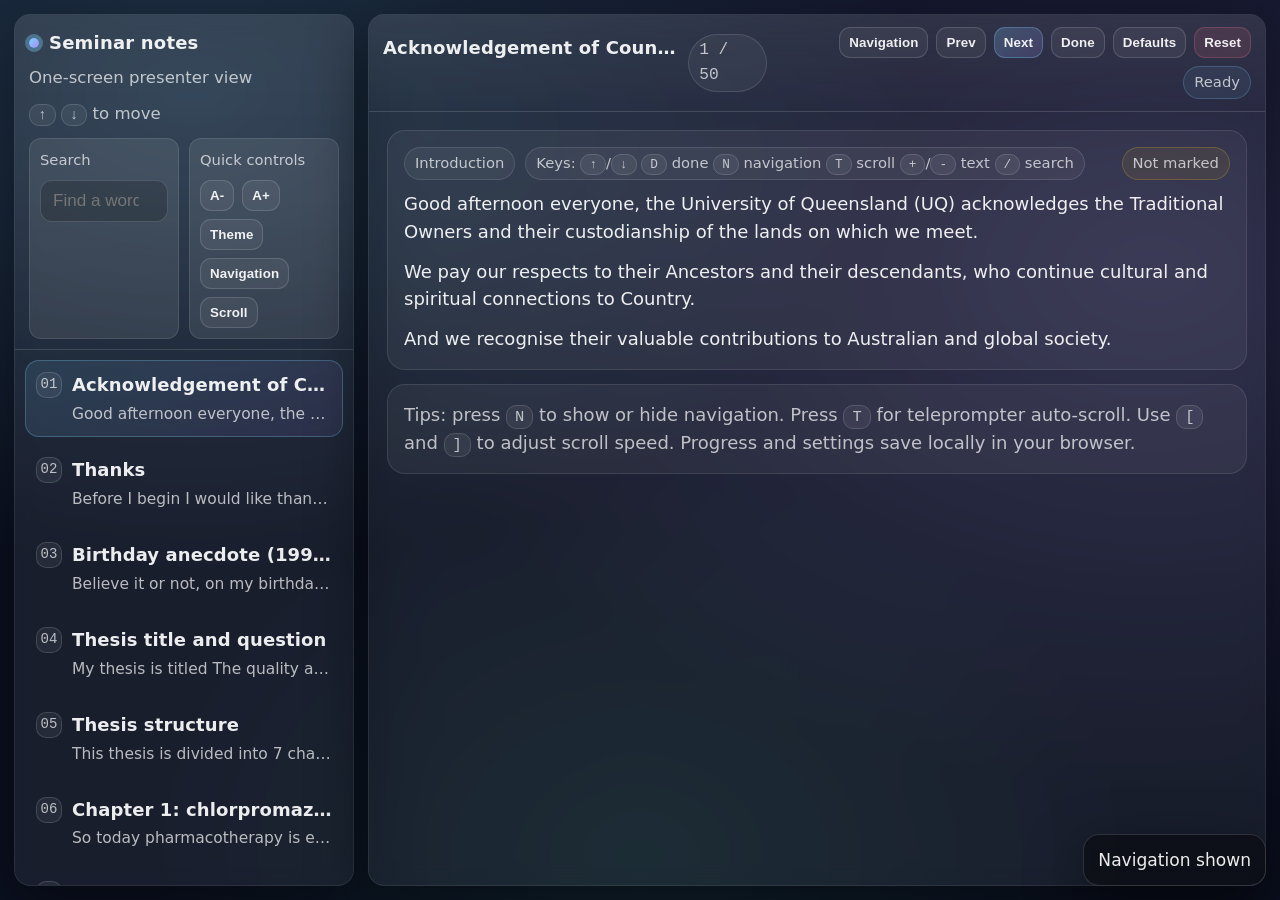
<file: Thesis Review.html>
<!doctype html>
<html lang="en-GB">
<head>
  <meta charset="utf-8" />
  <meta name="viewport" content="width=device-width,initial-scale=1" />
  <title>Seminar Presenter Notes</title>
  <style>
    :root{
      --bg: #0b1020;
      --panel: rgba(255,255,255,.06);
      --panel-2: rgba(255,255,255,.09);
      --text: rgba(255,255,255,.92);
      --muted: rgba(255,255,255,.70);
      --faint: rgba(255,255,255,.55);
      --accent: #7dd3fc;
      --accent-2: #a78bfa;
      --danger: #fb7185;
      --ok: #34d399;
      --ring: rgba(125,211,252,.35);
      --shadow: 0 18px 60px rgba(0,0,0,.45);
      --radius: 16px;
      --font: ui-sans-serif, system-ui, -apple-system, "Segoe UI", Roboto, Helvetica, Arial, "Apple Color Emoji","Segoe UI Emoji";
      --mono: ui-monospace, SFMono-Regular, Menlo, Monaco, Consolas, "Liberation Mono", "Courier New", monospace;
      --base: 18px; /* JS adjusts */
      --line: 1.55;
    }
    [data-theme="light"]{
      --bg: #f6f7fb;
      --panel: rgba(0,0,0,.04);
      --panel-2: rgba(0,0,0,.06);
      --text: rgba(0,0,0,.88);
      --muted: rgba(0,0,0,.66);
      --faint: rgba(0,0,0,.50);
      --ring: rgba(14,165,233,.25);
      --shadow: 0 18px 60px rgba(0,0,0,.14);
    }

    *{ box-sizing: border-box; }
    html, body{ height:100%; }
    body{
      margin:0;
      background:
        radial-gradient(1200px 800px at 15% 10%, rgba(125,211,252,.18), transparent 60%),
        radial-gradient(1200px 800px at 90% 30%, rgba(167,139,250,.16), transparent 65%),
        radial-gradient(900px 700px at 50% 95%, rgba(52,211,153,.08), transparent 55%),
        var(--bg);
      color: var(--text);
      font-family: var(--font);
      font-size: var(--base);
      line-height: var(--line);
      overflow:hidden;
    }

    .app{
      height: 100%;
      display: grid;
      grid-template-columns: 340px 1fr;
      gap: 14px;
      padding: 14px;
    }

    .sidebar, .main{
      background: var(--panel);
      border: 1px solid rgba(255,255,255,.08);
      border-radius: var(--radius);
      box-shadow: var(--shadow);
      overflow: hidden;
      backdrop-filter: blur(10px);
    }

    .sidebar{
      display:flex;
      flex-direction: column;
      min-width: 280px;
    }

    .sideTop{
      padding: 14px 14px 10px 14px;
      border-bottom: 1px solid rgba(255,255,255,.09);
      background: linear-gradient(to bottom, rgba(255,255,255,.06), transparent);
    }

    .brand{
      display:flex; align-items:center; gap:10px;
      font-weight: 700;
      letter-spacing: .2px;
    }

    .dot{
      width: 10px; height: 10px; border-radius: 50%;
      background: linear-gradient(135deg, var(--accent), var(--accent-2));
      box-shadow: 0 0 0 4px var(--ring);
      flex: 0 0 auto;
    }

    .sub{
      margin-top: 8px;
      color: var(--muted);
      font-size: .92em;
      display:flex;
      justify-content: space-between;
      gap: 10px;
      flex-wrap: wrap;
    }

    .controls{
      margin-top: 12px;
      display:grid;
      grid-template-columns: 1fr 1fr;
      gap: 10px;
    }

    .control{
      background: var(--panel-2);
      border: 1px solid rgba(255,255,255,.10);
      border-radius: 12px;
      padding: 10px;
      display:flex;
      flex-direction: column;
      gap: 8px;
      min-height: 74px;
    }

    .control label{
      color: var(--muted);
      font-size: .82em;
    }

    .row{ display:flex; gap:8px; align-items:center; flex-wrap: wrap; }

    input[type="search"]{
      width: 100%;
      border-radius: 12px;
      border: 1px solid rgba(255,255,255,.14);
      background: rgba(0,0,0,.18);
      color: var(--text);
      padding: 10px 12px;
      outline: none;
      font-size: .95em;
    }
    [data-theme="light"] input[type="search"]{ background: rgba(255,255,255,.8); }

    .btn{
      border: 1px solid rgba(255,255,255,.14);
      background: rgba(255,255,255,.06);
      color: var(--text);
      padding: 9px 10px;
      border-radius: 12px;
      cursor: pointer;
      user-select: none;
      font-weight: 650;
      letter-spacing: .1px;
      transition: transform .06s ease, background .2s ease, border-color .2s ease;
    }
    .btn:active{ transform: translateY(1px); }
    .btn:hover{ background: rgba(255,255,255,.09); border-color: rgba(255,255,255,.18); }
    .btn.small{ padding: 7px 9px; border-radius: 11px; font-weight: 600; }
    .btn.primary{
      background: linear-gradient(135deg, rgba(125,211,252,.22), rgba(167,139,250,.18));
      border-color: rgba(125,211,252,.28);
    }
    .btn.danger{
      background: rgba(251,113,133,.12);
      border-color: rgba(251,113,133,.22);
    }

    .list{
      padding: 10px;
      overflow: auto;
    }

    .item{
      padding: 10px 10px;
      border-radius: 14px;
      border: 1px solid transparent;
      cursor: pointer;
      display:flex;
      gap:10px;
      align-items: flex-start;
      transition: background .15s ease, border-color .15s ease;
      margin-bottom: 8px;
    }
    .item:hover{ background: rgba(255,255,255,.06); }
    .item.active{
      background: linear-gradient(135deg, rgba(125,211,252,.12), rgba(167,139,250,.10));
      border-color: rgba(125,211,252,.28);
    }

    .badge{
      width: 26px;
      height: 26px;
      border-radius: 10px;
      display:flex;
      align-items:center;
      justify-content:center;
      font-family: var(--mono);
      font-size: .78em;
      color: var(--muted);
      border: 1px solid rgba(255,255,255,.14);
      background: rgba(255,255,255,.06);
      flex: 0 0 auto;
      margin-top: 1px;
    }
    .meta{ min-width: 0; }
    .title{
      font-weight: 750;
      letter-spacing: .1px;
      white-space: nowrap;
      overflow: hidden;
      text-overflow: ellipsis;
    }
    .hint{
      color: var(--muted);
      font-size: .86em;
      margin-top: 3px;
      white-space: nowrap;
      overflow: hidden;
      text-overflow: ellipsis;
    }

    .main{
      display:flex;
      flex-direction: column;
      min-width: 0;
    }

    .topbar{
      padding: 12px 14px;
      border-bottom: 1px solid rgba(255,255,255,.09);
      display:flex;
      align-items:center;
      justify-content: space-between;
      gap: 10px;
      background: linear-gradient(to bottom, rgba(255,255,255,.06), transparent);
    }

    .topbarLeft{
      display:flex;
      align-items: baseline;
      gap: 10px;
      min-width: 0;
    }

    .slideTitle{
      font-weight: 800;
      letter-spacing: .15px;
      white-space: nowrap;
      overflow: hidden;
      text-overflow: ellipsis;
      max-width: 52vw;
    }

    .counter{
      color: var(--muted);
      font-size: .9em;
      padding: 3px 10px;
      border-radius: 999px;
      border: 1px solid rgba(255,255,255,.12);
      background: rgba(255,255,255,.05);
      font-family: var(--mono);
    }

    .topbarRight{
      display:flex;
      align-items:center;
      gap: 8px;
      flex-wrap: wrap;
      justify-content: flex-end;
    }

    .content{
      overflow: auto;
      padding: 18px 18px 26px 18px;
    }

    .card{
      background: rgba(255,255,255,.05);
      border: 1px solid rgba(255,255,255,.10);
      border-radius: 18px;
      padding: 16px 16px;
      margin-bottom: 14px;
    }

    .kicker{
      display:flex;
      align-items:center;
      justify-content: space-between;
      gap: 10px;
      margin-bottom: 10px;
    }
    .kicker .left{
      display:flex;
      gap: 10px;
      align-items:center;
      flex-wrap: wrap;
    }

    .pill{
      font-size: .82em;
      color: var(--muted);
      border: 1px solid rgba(255,255,255,.12);
      background: rgba(255,255,255,.05);
      padding: 4px 10px;
      border-radius: 999px;
    }

    .pill.ok{ border-color: rgba(52,211,153,.22); background: rgba(52,211,153,.08); }
    .pill.warn{ border-color: rgba(251,191,36,.22); background: rgba(251,191,36,.08); }
    .pill.note{ border-color: rgba(125,211,252,.22); background: rgba(125,211,252,.08); }

    .text p{ margin: 0 0 12px 0; }
    .text p:last-child{ margin-bottom: 0; }
    .text ul{ margin: 10px 0 0 1.15em; padding: 0; }
    .text li{ margin: 6px 0; }
    .muted{ color: var(--muted); }

    .kbd{
      font-family: var(--mono);
      font-size: .86em;
      padding: 2px 8px;
      border-radius: 10px;
      border: 1px solid rgba(255,255,255,.14);
      background: rgba(255,255,255,.06);
      color: var(--muted);
      white-space: nowrap;
    }

    .toast{
      position: fixed;
      right: 14px;
      bottom: 14px;
      max-width: 520px;
      background: rgba(0,0,0,.45);
      border: 1px solid rgba(255,255,255,.14);
      border-radius: 16px;
      padding: 12px 14px;
      box-shadow: var(--shadow);
      color: var(--text);
      opacity: 0;
      transform: translateY(8px);
      pointer-events: none;
      transition: opacity .2s ease, transform .2s ease;
      backdrop-filter: blur(8px);
      font-size: .95em;
    }
    [data-theme="light"] .toast{ background: rgba(255,255,255,.72); }
    .toast.show{ opacity: 1; transform: translateY(0); }

    /* Navigation hidden (single pane) */
    body.navHidden .app{ grid-template-columns: 1fr; }
    body.navHidden .sidebar{ display:none; }

    /* Teleprompter mode: calmer UI */
    body.teleprompter .topbar{ position: sticky; top:0; z-index: 5; }
    body.teleprompter .content{ padding-top: 12px; }
    body.teleprompter .card{ background: rgba(255,255,255,.04); }
    body.teleprompter .slideTitle{ max-width: 70vw; }

    @media (max-width: 980px){
      .app{ grid-template-columns: 1fr; }
      .sidebar{ display:none; }
      body:not(.navHidden) .topbarRight .navHint{ display: inline-flex; }
      .topbar .slideTitle{ max-width: 64vw; }
    }
  </style>
</head>

<body>
  <div class="app" id="app">
    <aside class="sidebar" aria-label="Slide navigator">
      <div class="sideTop">
        <div class="brand"><span class="dot"></span>Seminar notes</div>
        <div class="sub">
          <span id="subInfo" class="muted">One-screen presenter view</span>
          <span class="muted"><span class="kbd">↑</span> <span class="kbd">↓</span> to move</span>
        </div>

        <div class="controls">
          <div class="control">
            <label for="search">Search</label>
            <input id="search" type="search" placeholder="Find a word or slide title…" />
          </div>
          <div class="control">
            <label>Quick controls</label>
            <div class="row">
              <button class="btn small" id="fontDown" title="Smaller text">A-</button>
              <button class="btn small" id="fontUp" title="Larger text">A+</button>
              <button class="btn small" id="themeToggle" title="Toggle theme">Theme</button>
            </div>
            <div class="row">
              <button class="btn small" id="navToggleSide" title="Show or hide navigation">Navigation</button>
              <button class="btn small" id="autoScrollToggle" title="Toggle teleprompter auto-scroll">Scroll</button>
            </div>
          </div>
        </div>
      </div>

      <div class="list" id="list" role="listbox" aria-label="Slides list"></div>
    </aside>

    <main class="main">
      <div class="topbar">
        <div class="topbarLeft">
          <div class="slideTitle" id="slideTitle">Slide</div>
          <div class="counter" id="counter">1 / 1</div>
        </div>

        <div class="topbarRight">
          <button class="btn small navHint" id="navToggleTop" title="Show or hide navigation (N)">Navigation</button>
          <button class="btn small" id="prevBtn" title="Previous slide (↑)">Prev</button>
          <button class="btn small primary" id="nextBtn" title="Next slide (↓)">Next</button>
          <button class="btn small" id="markBtn" title="Mark slide as done (D)">Done</button>
          <button class="btn small" id="defaultsBtn" title="Restore default view settings (keeps progress)">Defaults</button>
          <button class="btn small danger" id="resetBtn" title="Reset progress (local only)">Reset</button>
          <span class="pill note" id="statusPill">Ready</span>
        </div>
      </div>

      <div class="content" id="content" tabindex="0" aria-label="Slide notes"></div>
    </main>
  </div>

  <div class="toast" id="toast"></div>

  <script>
    /* =========================
       Data: updated seminar script
       ========================= */
    const slides = [
      {
        title: "Acknowledgement of Country",
        tags: ["Introduction"],
        notes: [
          "Good afternoon everyone, the University of Queensland (UQ) acknowledges the Traditional Owners and their custodianship of the lands on which we meet.",
          "We pay our respects to their Ancestors and their descendants, who continue cultural and spiritual connections to Country.",
          "And we recognise their valuable contributions to Australian and global society."
        ]
      },
      {
        title: "Thanks",
        tags: ["Introduction"],
        notes: [
          "Before I begin I would like thank you to my supervisory team, Dan, Michael, Nicola, and Steve, the review panel Hannah, Shuichi and Gerard, and any guests for attending my thesis review seminar today."
        ]
      },
      {
        title: "Birthday anecdote (1992)",
        tags: ["Introduction"],
        notes: [
          "Believe it or not, on my birthday in 1992, clozapine was approved for use in Australia, and so it was written in the stars that my thesis would be about clozapine.",
          "On that fateful day, a prophecy was made: neither can truly live while the other survives.",
          "Today I am here to proudly present to you that I have survived my PhD journey, and they now call me the boy who lived."
        ]
      },
      {
        title: "Thesis title and question",
        tags: ["Overview"],
        notes: [
          "My thesis is titled The quality and safe use of clozapine.",
          "This thesis was conducted with the school of medicine, but I am a clinical pharmacist, and so from that perspective the thesis aims to answer the question of how we can deliver clozapine’s unique benefits for treatment-resistant schizophrenia while reducing preventable harm from adverse drug reactions."
        ]
      },
      {
        title: "Thesis structure",
        tags: ["Overview"],
        notes: [
          "This thesis is divided into 7 chapters that I will present to you today.",
          "Chapter 1 is a literature review on the pharmacotherapeutic treatments of schizophrenia."
        ],
        bullets: [
          "Chapter 1: Schizophrenia pharmacotherapy overview",
          "Chapter 2: Mapping clozapine adverse drug reactions (ADRs)",
          "Chapters 3 and 4: Focused systematic reviews (urinary symptoms, hypotension)",
          "Chapter 5: QT assessment and measurement artefact",
          "Chapter 6: Real-world outpatient burden and modifiable drivers",
          "Chapter 7: Integrative discussion, service model, future directions"
        ]
      },
      {
        title: "Chapter 1: chlorpromazine and EPS",
        tags: ["Chapter 1"],
        notes: [
          "So today pharmacotherapy is essential in the management in schizophrenia.",
          "The first antipsychotic, chlorpromazine, was discovered in the 1950s and was instrumental in the de-institutionalisation of many patients with severe mental illness.",
          "It was the first medicine of its kind in reducing psychotic symptoms, and its efficacy was eventually linked to blocking dopamine receptors.",
          "However, due to this dopaminergic blockade, chlorpromazine and other first generation antipsychotics are associated with extrapyramidal movement disorders (EPSE).",
          "So although it was effective, once we hit the 1970s a strong preference for drugs that did not cause EPS developed, and this began with the discovery of a drug called clozapine."
        ]
      },
      {
        title: "Clozapine and the second generation",
        tags: ["Chapter 1"],
        notes: [
          "Clozapine was discovered while searching for antidepressant compounds and was initially thought to be a failure because rather than make mice happy or dystonic, it just made them very sleepy instead.",
          "The reason for this is that clozapine was found to have very limited affinity for D2 receptors.",
          "It was effective though, and so clozapine inspired a second generation of antipsychotics which are widely used today, and have a wider therapeutic window, whereby they can reduce psychotic symptoms at doses that do not cause EPS.",
          "However, as time went on, it became apparent that these second generation antipsychotics also carry many troublesome adverse events."
        ]
      },
      {
        title: "Balancing risk, response, and adherence",
        tags: ["Chapter 1"],
        notes: [
          "Due to wide variation in receptor affinities, each antipsychotic has a unique therapeutic action and a unique adverse event profile.",
          "So the choice of antipsychotic is based upon the person’s response to therapy and risk of adverse events.",
          "Most antipsychotics, first or second generation, are reasonably effective, and the most important factor that drives successful treatment is adherence.",
          "So the most effective antipsychotic is generally one that the patient continues to take.",
          "Good pharmacotherapy is a balance of risk and response: if we are able to better manage harms, patients can stay on uninterrupted effective therapy and have better outcomes."
        ]
      },
      {
        title: "Treatment resistance",
        tags: ["Context"],
        notes: [
          "However, despite these effective medicines, around one third of people with schizophrenia do not respond to antipsychotics, and have treatment-resistance.",
          "Patients with treatment resistance have up to 11-fold higher total health resource and hospitalisation costs, a markedly reduced quality of life, and an increased risk of mortality and suicidality."
        ]
      },
      {
        title: "Why clozapine matters (and underuse)",
        tags: ["Context"],
        notes: [
          "And this is where clozapine becomes an essential therapy.",
          "Almost 70 years since the discovery of its unusual action, clozapine remains the only antipsychotic with established superiority for treatment-resistant schizophrenia and should be offered once treatment resistance is diagnosed.",
          "It is also the only antipsychotic which has shown a reduction in suicidality and mortality in long-term observational data.",
          "However, clozapine’s real-world impact is constrained by underuse.",
          "Unfortunately only around one third of patients who meet criteria for treatment-resistant schizophrenia receive clozapine, and for many initiating clozapine is delayed."
        ]
      },
      {
        title: "ADRs: the core barrier (intro)",
        tags: ["Context"],
        notes: [
          "A core reason for this is the complexity of clozapine’s adverse drug reaction profile.",
          "Because of clozapine’s remarkably diverse affinity for different receptors in the body and the brain, we don’t really know which mechanisms produce its benefits, and the price we pay is a long list of unwanted side effects."
        ]
      },
      {
        title: "ADRs: burden and discontinuation",
        tags: ["Context"],
        notes: [
          "Clozapine is linked to rare but serious complications such as haematological and inflammatory events, alongside frequent and burdensome reactions such as metabolic syndrome, gastrointestinal hypomotility and constipation, tachycardia, sedation, sialorrhoea, urinary incontinence, and orthostatic hypotension and dizziness, and many other uncommon but potentially significant adverse events.",
          "Many of these reactions are manageable, but only if they are proactively identified and systematically addressed.",
          "Discontinuation rates of clozapine remain high, around one third of patients discontinue within the first few years, and adverse drug reactions are consistently the most common reason for discontinuation."
        ]
      },
      {
        title: "Clinical context and next step",
        tags: ["Overview"],
        notes: [
          "This overview of Chapter 1 is the clinical context for this thesis: we have a uniquely effective medicine for a high-need group that is underused, and its use is limited not primarily by efficacy, but by safety concerns, monitoring burdens, and uncertainty about how best to prevent and manage adverse effects in routine care.",
          "So the next step was to systematically map all of the existing evidence for clozapine’s adverse drug reactions and identify important gaps."
        ]
      },
      {
        title: "Chapter 2: monster review (publication)",
        tags: ["Chapter 2"],
        notes: [
          "To achieve this aim, in Chapter 2 I undertook a monster review of clozapine’s adverse events.",
          "This review was published in Expert Opinion on Drug Safety."
        ]
      },
      {
        title: "Chapter 2: approach",
        tags: ["Chapter 2"],
        notes: [
          "Chapter 2 is a narrative review of systematic reviews and meta-analyses, designed to bring a scattered and sometimes inconsistent safety literature into one practical summary and framework for clinicians.",
          "We conducted a systematic search across major databases for secondary literature on clozapine’s ADRs, and in the absence of secondary literature for some adverse events, we also looked at primary literature."
        ]
      },
      {
        title: "Chapter 2: what we summarised",
        tags: ["Chapter 2"],
        notes: [
          "Collectively, this review covered 30 distinct clozapine adverse drug reactions.",
          "We presented evidence for prevalence, typical onset, any relationship with plasma concentration, management options in the literature (pharmacological and non-pharmacological), and key management notes.",
          "We also graded the quality of evidence and the certainty of recommendations for pharmacological options using the GRADE criteria.",
          "So here on the slides is the summarised framework which I will flick through quickly as I talk."
        ]
      },
      {
        title: "Chapter 2: three key messages",
        tags: ["Chapter 2"],
        notes: [
          "There were three key messages arising from this large review.",
          "First, the evidence base for clozapine’s ADRs is uneven. Incidence and prevalence literature are generally described better than management strategies. Most studies were low certainty and relied heavily on case reports and small case series. This shows that many monitoring and management recommendations are still consensus-led rather than evidence-based.",
          "Second, there are some domains where evidence is stronger, and there are pragmatic strategies in place. The chapter synthesises approaches such as structured haematological surveillance for neutropenia, troponin and CRP monitoring for myocarditis, metformin and GLP-1 receptor agonists for clozapine-related metabolic harm, and proactive bowel regimens such as the Porirua protocol.",
          "Third, and importantly, the chapter identifies the gaps that shape the rest of the thesis. Several common, functionally impairing problems, including urinary incontinence, orthostatic hypotension and dizziness, persistent tachycardia, and the associated complexity of QT assessment, remain informed by low quality literature and are under-described and under-measured.",
          "Finally, the review identified highly variable and heterogeneous estimates of prevalence between different studies and study designs, primarily due to methodological differences in how we ascertain and measure ADRs. We found that the burden of ADRs in real-world practice is often undermeasured without standardised tools."
        ],
        bullets: [
          "Uneven evidence: management strategies often low certainty",
          "Some strong areas: practical monitoring and management strategies exist",
          "Major gaps: common, impairing ADRs under-described and under-measured",
          "Measurement matters: heterogeneous methods drive prevalence variability"
        ]
      },
      {
        title: "Bridge to the remaining chapters",
        tags: ["Overview"],
        notes: [
          "So this review bridges Chapter 1 and the later empirical chapters, by clarifying what is known, what is uncertain, and where better research is needed to support safe clozapine use.",
          "This informs the subsequent aims of the thesis and the remaining chapters."
        ]
      },
      {
        title: "Chapters 3 and 4: targeted evidence gaps",
        tags: ["Chapters 3-4"],
        notes: [
          "The first are Chapters 3 and 4, which I will discuss together.",
          "These chapters take the evidence gaps identified in Chapter 2 for urinary incontinence and hypotension and tackle them directly with two focused systematic reviews.",
          "These domains were chosen because they are common, under-recognised in routine care, and highly likely to drive patient dissatisfaction, non-adherence, dose reductions, or discontinuation."
        ]
      },
      {
        title: "Chapters 3 and 4: publications",
        tags: ["Chapters 3-4"],
        notes: [
          "The review on nocturnal enuresis and urinary incontinence was published in CNS Spectrums.",
          "The review on hypotension was published in Therapeutic Advances in Psychopharmacology."
        ]
      },
      {
        title: "Chapter 3: evidence base",
        tags: ["Chapter 3"],
        notes: [
          "Chapter 3 focuses on clozapine-associated nocturnal enuresis and urinary incontinence.",
          "We included 22 publications in this systematic review, all were case reports or case series, describing 74 individual patients.",
          "The key finding was that the evidence is low quality, but clinically useful patterns did emerge."
        ]
      },
      {
        title: "Chapter 3: management framework",
        tags: ["Chapter 3"],
        notes: [
          "We developed a pragmatic management framework from this evidence to guide clinicians.",
          "For urinary incontinence, non-pharmacological strategies are important but are often insufficient on their own.",
          "The most consistently reported pharmacological benefit was with aripiprazole and desmopressin.",
          "Anticholinergic agents are effective but may exacerbate constipation and so could be used in selected cases.",
          "Because this is a stigmatised adverse reaction, a core practical message of this chapter is to ask about it proactively, rule out contributory medical causes, and manage it proactively rather than defaulting to stopping clozapine."
        ]
      },
      {
        title: "Chapter 4: evidence base",
        tags: ["Chapter 4"],
        notes: [
          "Chapter 4 then applies the same approach to orthostatic hypotension and dizziness.",
          "This review identified 13 eligible studies, again only case reports and small case series, describing 15 patients."
        ]
      },
      {
        title: "Chapter 4: management framework",
        tags: ["Chapter 4"],
        notes: [
          "We also presented a pragmatic management framework.",
          "The key message is that first-line management is usually about doing the basics well: identify reversible contributors, review other hypotensive medicines, optimise hydration and salt intake, and slow the titration or temporarily step back to the last tolerated dose if needed.",
          "Where symptoms persist and threaten treatment continuation, the main pharmacological options reported were fludrocortisone and midodrine."
        ]
      },
      {
        title: "Chapter 4: perioperative and critical care finding",
        tags: ["Chapter 4"],
        notes: [
          "An unexpected but important finding from this review was several perioperative and critical care cases where clozapine was found to blunt response to vasopressors and in some cases produced a paradoxical hypotensive crisis in response to adrenaline use.",
          "It is often recommended in critical care guidelines to avoid using adrenaline with other strong alpha blockers like quetiapine and tricyclic antidepressants, but clozapine is rarely mentioned as one medicine of concern, so perhaps it should be included."
        ]
      },
      {
        title: "Impact: Maudsley guidelines",
        tags: ["Milestone"],
        notes: [
          "Both of these reviews and their recommendations in Chapters 3 and 4 were cited in the latest Maudsley guidelines that just came out a few months ago.",
          "Which is a particularly cool outcome of this PhD."
        ]
      },
      {
        title: "Chapters 3 and 4: takeaway",
        tags: ["Chapters 3-4"],
        notes: [
          "Together, Chapters 3 and 4 convert a scattered case-based literature into two pragmatic management frameworks that help clinicians address these adverse reactions systematically, with the goal of improving tolerability while preserving clozapine’s unique therapeutic benefits."
        ]
      },
      {
        title: "Transition to Chapter 5",
        tags: ["Transition"],
        notes: [
          "Chapters 3 and 4 have focused on adverse drug reactions that patients experience directly and often report as day-to-day problems.",
          "The emphasis there is on recognising symptoms early, using a structured approach, and having practical management options so that clozapine is not reduced or stopped unnecessarily."
        ]
      },
      {
        title: "Chapter 5: QT prolongation (the problem)",
        tags: ["Chapter 5"],
        notes: [
          "Chapter 5 shifts to a different kind of problem.",
          "In the large review from Chapter 2, we identified that many studies have been published finding an association between clozapine plasma levels and QT prolongation, but there is an absence of evidence that clozapine ever causes dangerous arrhythmias, even in overdose.",
          "QT prolongation sits in a different conceptual space to those earlier adverse effects.",
          "It is not usually experienced as a symptom by patients, but it carries a lot of weight in clinician decision making because it is treated as a surrogate marker for serious arrhythmia and sudden death.",
          "So in practice, a long QTc on an automated ECG report can trigger dose reductions, cardiology referrals, avoidance of combination treatment, and sometimes abrupt interruption or cessation of clozapine, even when the patient feels well and even in the absence of empirical evidence that clozapine is torsadogenic."
        ]
      },
      {
        title: "Chapter 5: the key measurement issue",
        tags: ["Chapter 5"],
        notes: [
          "The key issue is, in a nutshell, that clozapine commonly causes sinus tachycardia, particularly during initiation and titration, and the QT interval is heart rate dependent.",
          "Traditionally Bazett correction formula is used, and we know that Bazett’s formula performs poorly when heart rate is high, and so in patients with tachycardia it systematically overestimates the QTc.",
          "That creates a bias towards overdetecting QT prolongation in clozapine-treated people."
        ]
      },
      {
        title: "Chapter 5: study question and methods",
        tags: ["Chapter 5"],
        notes: [
          "So the purpose of Chapter 5 was to test a very practical question: are we mistaking a measurement artefact, driven by tachycardia and Bazett correction, for true clozapine-associated QT prolongation?",
          "The study was published in Schizophrenia Bulletin and re-evaluated QT changes in a large retrospective inpatient cohort using methods that explicitly address those measurement issues: manual QT measurement, multiple heart rate correction formulae, and the QT nomogram, with ECGs linked to contemporaneous clozapine plasma concentrations."
        ]
      },
      {
        title: "Chapter 5: findings and interpretation",
        tags: ["Chapter 5"],
        notes: [
          "What we found was firstly, we were able to recreate the association between Bazett-corrected QT intervals and clozapine plasma levels that has been reported in other studies.",
          "However, when heart rate is accounted for in models, and when you use any other formula other than Bazett’s formula, any apparent association between clozapine plasma concentration and QT prolongation disappears.",
          "We found in our models that the association with Bazett’s formula was almost entirely driven by heart rate.",
          "In our cohort of 320 patients, despite almost 30% of patients being over the threshold for QT prolongation using Bazett’s formula, only one met the threshold for being at risk using the QT nomogram and using alternative formulae.",
          "That patient was this little triangle above the line, and this patient had critically low potassium levels after an overdose of clozapine, amisulpride, and escitalopram. So it is very unlikely that clozapine was the causative factor.",
          "If anything, the tachycardia induced by clozapine overdose is probably protecting him from torsades."
        ],
        bullets: [
          "Bazett can over-call QTc in tachycardia",
          "When heart rate is handled properly, the signal disappears",
          "Use alternative formulae or the QT nomogram for a more sensible risk assessment"
        ]
      },
      {
        title: "Chapter 5: practical guide and broader work",
        tags: ["Chapter 5"],
        notes: [
          "Arising from this chapter, we also presented a recommended guide to assessing clozapine-associated QT prolongation that clinicians can pin up on the wall.",
          "This approach is also informed by another body of research that I was conducting during my PhD, that I probably shouldn’t have done and should have focused on my PhD instead, but regardless this was similar research looking at all antipsychotics with similar methods to this chapter.",
          "This has also been cited in the latest Maudsley guidelines, and the QT recommendations in the latest Maudsley guidelines reflect this work and are much more sensible.",
          "So that is another outcome I’m proud of from our research during this PhD."
        ]
      },
      {
        title: "Transition to Chapter 6",
        tags: ["Transition"],
        notes: [
          "Finally, I will move onto the last chapter of the thesis.",
          "The earlier chapters show two related problems that are relevant for this chapter.",
          "First, some clozapine adverse drug reactions are under-recognised, particularly when services rely on unstructured questioning or patients volunteering symptoms.",
          "Secondly, some risks can be misinterpreted or overestimated because of how we measure them.",
          "So the final and very practical question to answer in this thesis is: in a stable outpatient clozapine clinic, what is the day-to-day burden of adverse effects when we assess them systematically, and what modifiable prescribing and service factors are linked to that burden?"
        ]
      },
      {
        title: "Chapter 6: real-world cohort",
        tags: ["Chapter 6"],
        notes: [
          "Chapter 6 is the final empirical chapter, and it addresses that question using a real-world clozapine service cohort."
        ]
      },
      {
        title: "Chapter 6: publication and design",
        tags: ["Chapter 6"],
        notes: [
          "This study was published in ANZJP.",
          "We conducted a retrospective cross-sectional analysis of 360 adults attending a specialist clozapine outpatient clinic over a 4-year period, all on maintenance clozapine beyond the early initiation phase."
        ]
      },
      {
        title: "Chapter 6: measurements and data",
        tags: ["Chapter 6"],
        notes: [
          "At the clinic visit, adverse effects were captured using this structured questionnaire for key patient-reported problems, alongside objective clinical markers such as resting heart rate, orthostatic blood pressure change, and metabolic syndrome criteria.",
          "We looked at clozapine dose, plasma concentrations, smoking status, and included very detailed reporting of concomitant medicines, including medicines being used prophylactically or symptomatically for adverse effects."
        ]
      },
      {
        title: "Chapter 6: key findings",
        tags: ["Chapter 6"],
        notes: [
          "The first finding is that when you measure adverse events systematically, the burden is very high: roughly 90% of patients had at least one current symptomatic adverse drug reaction during their clinic visit.",
          "The most frequent were metabolic syndrome, sialorrhoea, and tachycardia, each affecting more than half of the cohort.",
          "These prevalence rates are generally higher than what we found in the literature in our large review of clozapine ADRs, but are in line with other studies that use proactive and systematic detection.",
          "Some ADRs were lower than reported prevalence in the literature, such as constipation, and that is because the proactive use of aperients in this service was high and was effective at reducing symptomatic burden.",
          "Secondly, antipsychotic augmentation was common: more than 50% were receiving an additional antipsychotic other than clozapine, and augmentation was independently associated with substantially higher adverse effect burden.",
          "Thirdly, smoking stood out as a key upstream driver: smokers were prescribed higher clozapine doses but still had lower plasma concentrations and were 2.5 times more likely to be given a second antipsychotic.",
          "This points to a pattern of smoking causing CYP1A2 induction, lowering clozapine plasma levels, incomplete dose optimisation for this induction, which may be interpreted as treatment resistance, leading to antipsychotic polypharmacy and subsequently additive adverse effects."
        ]
      },
      {
        title: "Smoking: interpreting the pattern",
        tags: ["Implications"],
        notes: [
          "We already know that smokers tend to have a higher ADR burden, and it is widely assumed that this is because they require higher doses of clozapine.",
          "However, other studies have found that counterintuitively, smokers seem to experience ADRs at lower average doses than people who do not smoke.",
          "These studies did not systematically record concomitant antipsychotics.",
          "So we can’t prove this with our retrospective data, but our study suggests that it is plausible that due to incomplete dose compensation, smokers are more likely to be treated as treatment resistant, and be prescribed additional antipsychotics, and it may be the additional antipsychotics that are driving the higher rate of ADRs and ADRs occurring at lower clozapine doses in smokers."
        ]
      },
      {
        title: "Smoking: guidance",
        tags: ["Implications"],
        notes: [
          "The guidance is to offer smoking cessation, and if that is not a plausible option, smokers in many cases may require higher clozapine doses than is typically assumed with intuition.",
          "Our study found that smokers and non smokers have similar dose response curves, but for any given dose, smokers’ plasma concentrations are around 30% lower.",
          "Which means smokers may require around 50% higher doses or more to adequately compensate for this induction."
        ],
        bullets: [
          "Offer cessation support where possible",
          "If smoking continues: optimise dose using plasma levels",
          "Avoid unnecessary augmentation where possible"
        ]
      },
      {
        title: "Chapter 7: integrative discussion",
        tags: ["Discussion"],
        notes: [
          "In the final integrative discussion chapter of the thesis, I draw all of the earlier chapters into one argument that clozapine is uniquely effective in treatment-resistant schizophrenia, but its real-world impact is constrained by how adverse drug reactions are detected, interpreted, and managed within services.",
          "From this body of work, the discussion chapter proposes a practical service model for optimising long-term clozapine care that uses structured adverse event surveillance, proactive therapeutic drug monitoring, optimisation of dose, and proactive ADR management before consideration of antipsychotic augmentation."
        ]
      },
      {
        title: "Future directions: priorities for research and services",
        tags: ["Discussion"],
        notes: [
          "Looking ahead, to achieve this, the priority is research that measurably improves the quality and safety of routine clozapine care.",
          "First, we need to standardise how adverse drug reactions are measured and reported, including patient-reported burden and severity.",
          "We need pragmatic, clinic-embedded trials of protocolised, stepwise management pathways for the high-burden adverse effects that most often drive discontinuation, such as dizziness, urinary symptoms, sedation, sialorrhoea, tachycardia, and metabolic harms.",
          "Third, reducing monitoring burden matters for access, so point-of-care blood testing, more actionable TDM, and integrated digital systems should be evaluated for acceptability and real-world impact.",
          "Finally, we need more precise strategies for serious adverse effects, and better research on avoidable cessation, including how clinicians interpret borderline risk markers and how tapering and substitution can be done safely."
        ],
        bullets: [
          "Standardise ADR measurement (including patient-reported burden)",
          "Pragmatic trials of stepwise management pathways",
          "Reduce monitoring burden (point-of-care, actionable TDM, digital systems)",
          "Better strategies for serious AEs and avoidable cessation"
        ]
      },
      {
        title: "Timelines and milestones",
        tags: ["Timeline"],
        notes: [
          "Thesis Review February 13th.",
          "Need to incorporate reader feedback.",
          "Send to supervisory team for second review.",
          "Submit thesis by March 31st.",
          "Aiming for thesis resubmission and defence around June to September.",
          "Graduate December."
        ]
      },
      {
        title: "After the PhD: clinical leadership",
        tags: ["Career"],
        notes: [
          "A lot of the things I wanted to achieve after my PhD I managed to achieve during my PhD, which is nice but also definitely contributed to me taking the maximum allowable time to complete my PhD.",
          "Around the time I began my PhD I started working as the team leader of mental health pharmacy at PAH. I’m still doing that job now, I still really enjoy that job and find a lot of reward in having clinical contact with patients and leading a team of pharmacists.",
          "The PhD and Dan’s guidance has really helped me find a clear professional voice as a clinician.",
          "This is something that I am keen to continue doing for the foreseeable future. I still really enjoy clinical work and it is definitely very helpful in keeping my research and teaching relevant and useful for practice."
        ]
      },
      {
        title: "After the PhD: teaching and education",
        tags: ["Career"],
        notes: [
          "Around the time I started my PhD I started working with the University of Queensland one day a week tutoring, and over the past 5 years I have gradually increased my teaching portfolio.",
          "Now I am working 3 days a week at the university, where I course coordinate in the Masters of Pharmacy.",
          "One subject I teach is evidence based medicine to Masters students, and the work that I have conducted in the large reviews, where I used the GRADE criteria to assess the certainty of evidence and strength of recommendations for practice, is now something that I teach and can pass on to clinicians doing postgraduate study.",
          "I also teach mental health and men’s and women’s health, and I have been undertaking a bit of an overhaul of the mental health content in the other subject.",
          "I really enjoy teaching and I’m quite keen to continue doing this for the next few years at least."
        ]
      },
      {
        title: "Clinical academic balance",
        tags: ["Career"],
        notes: [
          "So I’m effectively working as a clinical academic currently: 3 days at the uni and 2 days at the PA Hospital.",
          "I’m quite content to continue this arrangement for the near future, I find doing both very rewarding and I still feel I have a lot to improve on in both aspects."
        ]
      },
      {
        title: "Supervision and mentoring",
        tags: ["Career"],
        notes: [
          "Over the past 5 years, I have supervised 7 pharmacy major students (4th year students undergoing year-long research projects), as well as around 10 shorter research projects supporting other students and pharmacists.",
          "I’m also currently supervising a Master of Philosophy student from Sri Lanka who is a mental health pharmacist and is doing their degree from Sri Lanka with support from the University of Sydney.",
          "So I already have a fairly strong supervision record, but I would like to now dip my toes in supervision of PhD students as a minor supervisor."
        ]
      },
      {
        title: "Skills: coding, statistics, and data science",
        tags: ["Skills"],
        notes: [
          "Another reason my PhD took so damn long is I spent about a year learning how to code and use R and Python for data science.",
          "I probably learned everything I needed to learn for my PhD in a month or two but I really wanted to obtain this skill as an outcome from my PhD so I learned how to do a lot more advanced statistics and coding.",
          "I also completed a certificate in Python with the University of Michigan.",
          "And I haven’t really had the chance to have a go at doing that yet with a real dataset.",
          "There were some cool statistical models that I conducted in my empirical chapters like the mediation analysis in Chapter 5 and the dose response curves in Chapter 6.",
          "We brought on Chloe Yap who has a biostats background in that chapter and I really enjoyed working with her on that. I would like to be involved in some more advanced stuff in the future.",
          "The other thing is that hopefully learning this skill means that if I supervise projects in the future where I have a student who is really into coding and statistics, I’ll hopefully have a clue what they are talking about."
        ]
      },
      {
        title: "Research focus and a fun goal",
        tags: ["Career"],
        notes: [
          "I do have other interests but I really feel that this field of research in schizophrenia and mental illness is extremely important and I really love working with Dan and Steve and Nicola and Michael.",
          "So I am someone who finds interest in a broad range of things but I am very keen to continue primarily working with them as the focus of my research in the future.",
          "Another minor but fun goal for me is that I enjoy learning languages and during my PhD I learned how to speak Spanish, so I really want to go to a conference either in Japan or a Spanish speaking country and deliver a presentation in either Japanese or Spanish."
        ]
      },
      {
        title: "Final thanks",
        tags: ["Closing"],
        notes: [
          "Okay that is all.",
          "I’d just like to say one last massive heartfelt thank you and acknowledgement to everyone who has assisted me with my PhD journey, in particular Shuichi, Hanna and Gerard for seeing me through all of my PhD milestones and Gerard for coming out of retirement for me to finish this off.",
          "To my supervisors Michael, Steve and Nicola, thank you so very much for your ongoing support throughout the past 5 years.",
          "And lastly Dan, you have been a transformative person in my life and I feel incredibly grateful to have met you and have you support me and guide me through this PhD."
        ]
      }
    ];

    /* =========================
       App state
       ========================= */
    const els = {
      list: document.getElementById("list"),
      content: document.getElementById("content"),
      slideTitle: document.getElementById("slideTitle"),
      counter: document.getElementById("counter"),
      search: document.getElementById("search"),
      toast: document.getElementById("toast"),
      statusPill: document.getElementById("statusPill"),
      prevBtn: document.getElementById("prevBtn"),
      nextBtn: document.getElementById("nextBtn"),
      markBtn: document.getElementById("markBtn"),
      resetBtn: document.getElementById("resetBtn"),
      defaultsBtn: document.getElementById("defaultsBtn"),
      fontUp: document.getElementById("fontUp"),
      fontDown: document.getElementById("fontDown"),
      themeToggle: document.getElementById("themeToggle"),
      navToggleSide: document.getElementById("navToggleSide"),
      navToggleTop: document.getElementById("navToggleTop"),
      autoScrollToggle: document.getElementById("autoScrollToggle"),
    };

    const STORAGE_KEY = "seminarNotesState_v2";
    const defaultState = {
      index: 0,
      done: {},               // { [slideIndex]: true }
      font: 18,
      theme: "dark",
      navHidden: false,
      autoScroll: false,
      autoScrollSpeed: 22     // px/sec
    };

    let state = loadState();
    let visibleIdx = slides.map((_, i) => i); // filtered indices

    let autoScrollTimer = null;
    let lastTick = null;

    /* =========================
       Helpers
       ========================= */
    function loadState(){
      try{
        const raw = localStorage.getItem(STORAGE_KEY);
        if(!raw) return structuredClone(defaultState);
        const parsed = JSON.parse(raw);
        return { ...structuredClone(defaultState), ...parsed };
      }catch{
        return structuredClone(defaultState);
      }
    }

    function saveState(){
      localStorage.setItem(STORAGE_KEY, JSON.stringify(state));
    }

    function clamp(n, min, max){
      return Math.max(min, Math.min(max, n));
    }

    function toast(msg){
      els.toast.textContent = msg;
      els.toast.classList.add("show");
      clearTimeout(toast._t);
      toast._t = setTimeout(() => els.toast.classList.remove("show"), 1500);
    }

    function setTheme(theme){
      state.theme = theme === "light" ? "light" : "dark";
      document.documentElement.setAttribute("data-theme", state.theme);
      saveState();
    }

    function setFont(px){
      state.font = clamp(px, 14, 30);
      document.documentElement.style.setProperty("--base", state.font + "px");
      saveState();
      els.statusPill.textContent = `Text: ${state.font}px`;
      setTimeout(() => { els.statusPill.textContent = isDone(state.index) ? "Done" : "Ready"; }, 900);
    }

    function setNavHidden(on){
      state.navHidden = !!on;
      document.body.classList.toggle("navHidden", state.navHidden);
      saveState();
      toast(state.navHidden ? "Navigation hidden (press N to show)" : "Navigation shown");
    }

    function isDone(i){
      return !!state.done[i];
    }

    function setAutoScroll(on){
      state.autoScroll = !!on;
      document.body.classList.toggle("teleprompter", state.autoScroll);
      saveState();

      if(state.autoScroll){
        startAutoScroll();
        els.statusPill.textContent = "Auto-scroll: ON";
        els.autoScrollToggle.classList.add("primary");
        toast("Auto-scroll on (use [ and ] to change speed)");
      }else{
        stopAutoScroll();
        els.statusPill.textContent = isDone(state.index) ? "Done" : "Ready";
        els.autoScrollToggle.classList.remove("primary");
        toast("Auto-scroll off");
      }
    }

    function startAutoScroll(){
      stopAutoScroll();
      lastTick = performance.now();
      autoScrollTimer = requestAnimationFrame(tickScroll);
    }

    function stopAutoScroll(){
      if(autoScrollTimer){
        cancelAnimationFrame(autoScrollTimer);
        autoScrollTimer = null;
      }
    }

    function tickScroll(now){
      const dt = (now - lastTick) / 1000;
      lastTick = now;

      const px = state.autoScrollSpeed * dt;
      els.content.scrollTop += px;

      autoScrollTimer = requestAnimationFrame(tickScroll);
    }

    function makeSnippet(slide){
      const first = (slide.notes && slide.notes[0]) ? slide.notes[0] : "";
      return first.length > 90 ? first.slice(0, 90).trim() + "…" : first;
    }

    function renderList(){
      els.list.innerHTML = "";
      visibleIdx.forEach((realIndex, pos) => {
        const s = slides[realIndex];
        const isActive = realIndex === state.index;
        const done = isDone(realIndex);

        const div = document.createElement("div");
        div.className = "item" + (isActive ? " active" : "");
        div.setAttribute("role", "option");
        div.setAttribute("aria-selected", isActive ? "true" : "false");
        div.dataset.index = realIndex;

        const badge = document.createElement("div");
        badge.className = "badge";
        badge.textContent = String(pos + 1).padStart(2, "0");

        const meta = document.createElement("div");
        meta.className = "meta";

        const title = document.createElement("div");
        title.className = "title";
        title.textContent = s.title;

        const hint = document.createElement("div");
        hint.className = "hint";
        hint.textContent = (done ? "✓ Done · " : "") + makeSnippet(s);

        meta.appendChild(title);
        meta.appendChild(hint);

        div.appendChild(badge);
        div.appendChild(meta);

        div.addEventListener("click", () => goTo(realIndex, { scrollTop: true }));
        els.list.appendChild(div);
      });
    }

    function renderContent(){
      const s = slides[state.index];
      els.slideTitle.textContent = s.title;

      const position = visibleIdx.indexOf(state.index);
      els.counter.textContent = `${position >= 0 ? (position + 1) : (state.index + 1)} / ${visibleIdx.length}`;

      const done = isDone(state.index);
      els.statusPill.textContent = done ? "Done" : "Ready";
      els.statusPill.className = "pill " + (done ? "ok" : "note");

      const wrapper = document.createElement("div");

      const header = document.createElement("div");
      header.className = "card";

      const kicker = document.createElement("div");
      kicker.className = "kicker";

      const left = document.createElement("div");
      left.className = "left";

      const tagPill = document.createElement("span");
      tagPill.className = "pill";
      tagPill.textContent = (s.tags && s.tags.length) ? s.tags.join(" · ") : "Slide";

      const help = document.createElement("span");
      help.className = "pill";
      help.innerHTML = `
        Keys:
        <span class="kbd">↑</span>/<span class="kbd">↓</span>
        <span class="kbd">D</span> done
        <span class="kbd">N</span> navigation
        <span class="kbd">T</span> scroll
        <span class="kbd">+</span>/<span class="kbd">-</span> text
        <span class="kbd">/</span> search
      `.trim();

      left.appendChild(tagPill);
      left.appendChild(help);

      const right = document.createElement("div");
      right.className = "pill " + (done ? "ok" : "warn");
      right.textContent = done ? "Marked done" : "Not marked";

      kicker.appendChild(left);
      kicker.appendChild(right);

      const text = document.createElement("div");
      text.className = "text";

      (s.notes || []).forEach(par => {
        const p = document.createElement("p");
        p.textContent = par;
        text.appendChild(p);
      });

      if(s.bullets && s.bullets.length){
        const ul = document.createElement("ul");
        s.bullets.forEach(b => {
          const li = document.createElement("li");
          li.textContent = b;
          ul.appendChild(li);
        });
        text.appendChild(ul);
      }

      header.appendChild(kicker);
      header.appendChild(text);

      const footer = document.createElement("div");
      footer.className = "card";

      const footerText = document.createElement("div");
      footerText.className = "text muted";
      footerText.innerHTML = `
        Tips: press <span class="kbd">N</span> to show or hide navigation. Press <span class="kbd">T</span> for teleprompter auto-scroll.
        Use <span class="kbd">[</span> and <span class="kbd">]</span> to adjust scroll speed.
        Progress and settings save locally in your browser.
      `.trim();

      footer.appendChild(footerText);

      wrapper.appendChild(header);
      wrapper.appendChild(footer);

      els.content.innerHTML = "";
      els.content.appendChild(wrapper);
    }

    function applySearch(){
      const q = (els.search.value || "").trim().toLowerCase();
      if(!q){
        visibleIdx = slides.map((_, i) => i);
      }else{
        visibleIdx = slides
          .map((s, i) => ({ s, i }))
          .filter(({ s }) => {
            const hay = (s.title + " " + (s.tags || []).join(" ") + " " + (s.notes || []).join(" ") + " " + (s.bullets || []).join(" ")).toLowerCase();
            return hay.includes(q);
          })
          .map(x => x.i);
      }

      if(!visibleIdx.includes(state.index) && visibleIdx.length){
        state.index = visibleIdx[0];
        saveState();
      }

      renderList();
      renderContent();
    }

    function goTo(realIndex, opts = {}){
      if(realIndex < 0 || realIndex >= slides.length) return;
      state.index = realIndex;
      saveState();
      renderList();
      renderContent();

      if(opts.scrollTop){
        els.content.scrollTop = 0;
      }

      const active = els.list.querySelector(`.item[data-index="${realIndex}"]`);
      if(active) active.scrollIntoView({ block: "nearest" });
    }

    function next(){
      const pos = visibleIdx.indexOf(state.index);
      if(pos < 0) return;
      const nextPos = clamp(pos + 1, 0, visibleIdx.length - 1);
      goTo(visibleIdx[nextPos], { scrollTop: true });
    }

    function prev(){
      const pos = visibleIdx.indexOf(state.index);
      if(pos < 0) return;
      const prevPos = clamp(pos - 1, 0, visibleIdx.length - 1);
      goTo(visibleIdx[prevPos], { scrollTop: true });
    }

    function toggleDone(){
      const i = state.index;
      state.done[i] = !state.done[i];
      saveState();
      renderList();
      renderContent();
      toast(state.done[i] ? "Marked done" : "Marked not done");
    }

    function resetProgress(){
      state.done = {};
      saveState();
      renderList();
      renderContent();
      toast("Progress reset");
    }

    function restoreDefaults(){
      state.font = defaultState.font;
      state.theme = defaultState.theme;
      state.navHidden = defaultState.navHidden;
      state.autoScroll = defaultState.autoScroll;
      state.autoScrollSpeed = defaultState.autoScrollSpeed;

      saveState();

      setTheme(state.theme);
      setFont(state.font);
      setNavHidden(state.navHidden);
      setAutoScroll(state.autoScroll);

      renderList();
      renderContent();
      toast("View defaults restored");
    }

    /* =========================
       Events
       ========================= */
    els.search.addEventListener("input", applySearch);

    els.prevBtn.addEventListener("click", prev);
    els.nextBtn.addEventListener("click", next);
    els.markBtn.addEventListener("click", toggleDone);
    els.resetBtn.addEventListener("click", resetProgress);

    els.defaultsBtn.addEventListener("click", restoreDefaults);

    els.fontUp.addEventListener("click", () => setFont(state.font + 1));
    els.fontDown.addEventListener("click", () => setFont(state.font - 1));

    els.themeToggle.addEventListener("click", () => {
      setTheme(state.theme === "dark" ? "light" : "dark");
      toast(state.theme === "dark" ? "Dark theme" : "Light theme");
    });

    function toggleNav(){
      setNavHidden(!state.navHidden);
    }
    els.navToggleSide.addEventListener("click", toggleNav);
    els.navToggleTop.addEventListener("click", toggleNav);

    els.autoScrollToggle.addEventListener("click", () => setAutoScroll(!state.autoScroll));

    document.addEventListener("keydown", (e) => {
      const key = e.key.toLowerCase();

      if(document.activeElement === els.search) return;

      if(key === "arrowdown" || key === "j"){ e.preventDefault(); next(); }
      if(key === "arrowup" || key === "k"){ e.preventDefault(); prev(); }

      if(key === "d"){ e.preventDefault(); toggleDone(); }
      if(key === "n"){ e.preventDefault(); toggleNav(); }
      if(key === "t"){ e.preventDefault(); setAutoScroll(!state.autoScroll); }

      if(key === "+" || key === "="){ e.preventDefault(); setFont(state.font + 1); }
      if(key === "-" || key === "_"){ e.preventDefault(); setFont(state.font - 1); }

      if(key === "[" && state.autoScroll){
        state.autoScrollSpeed = clamp(state.autoScrollSpeed - 4, 8, 60);
        saveState();
        els.statusPill.textContent = `Scroll: ${state.autoScrollSpeed}px/s`;
        toast(`Scroll speed: ${state.autoScrollSpeed}px/s`);
      }
      if(key === "]" && state.autoScroll){
        state.autoScrollSpeed = clamp(state.autoScrollSpeed + 4, 8, 60);
        saveState();
        els.statusPill.textContent = `Scroll: ${state.autoScrollSpeed}px/s`;
        toast(`Scroll speed: ${state.autoScrollSpeed}px/s`);
      }

      if(key === "/"){
        e.preventDefault();
        els.search.focus();
      }
    });

    /* =========================
       Init
       ========================= */
    setTheme(state.theme);
    setFont(state.font);
    setNavHidden(state.navHidden);
    applySearch();
    goTo(clamp(state.index, 0, slides.length - 1), { scrollTop: true });
    if(state.autoScroll) setAutoScroll(true);
  </script>
</body>
</html>
</file>
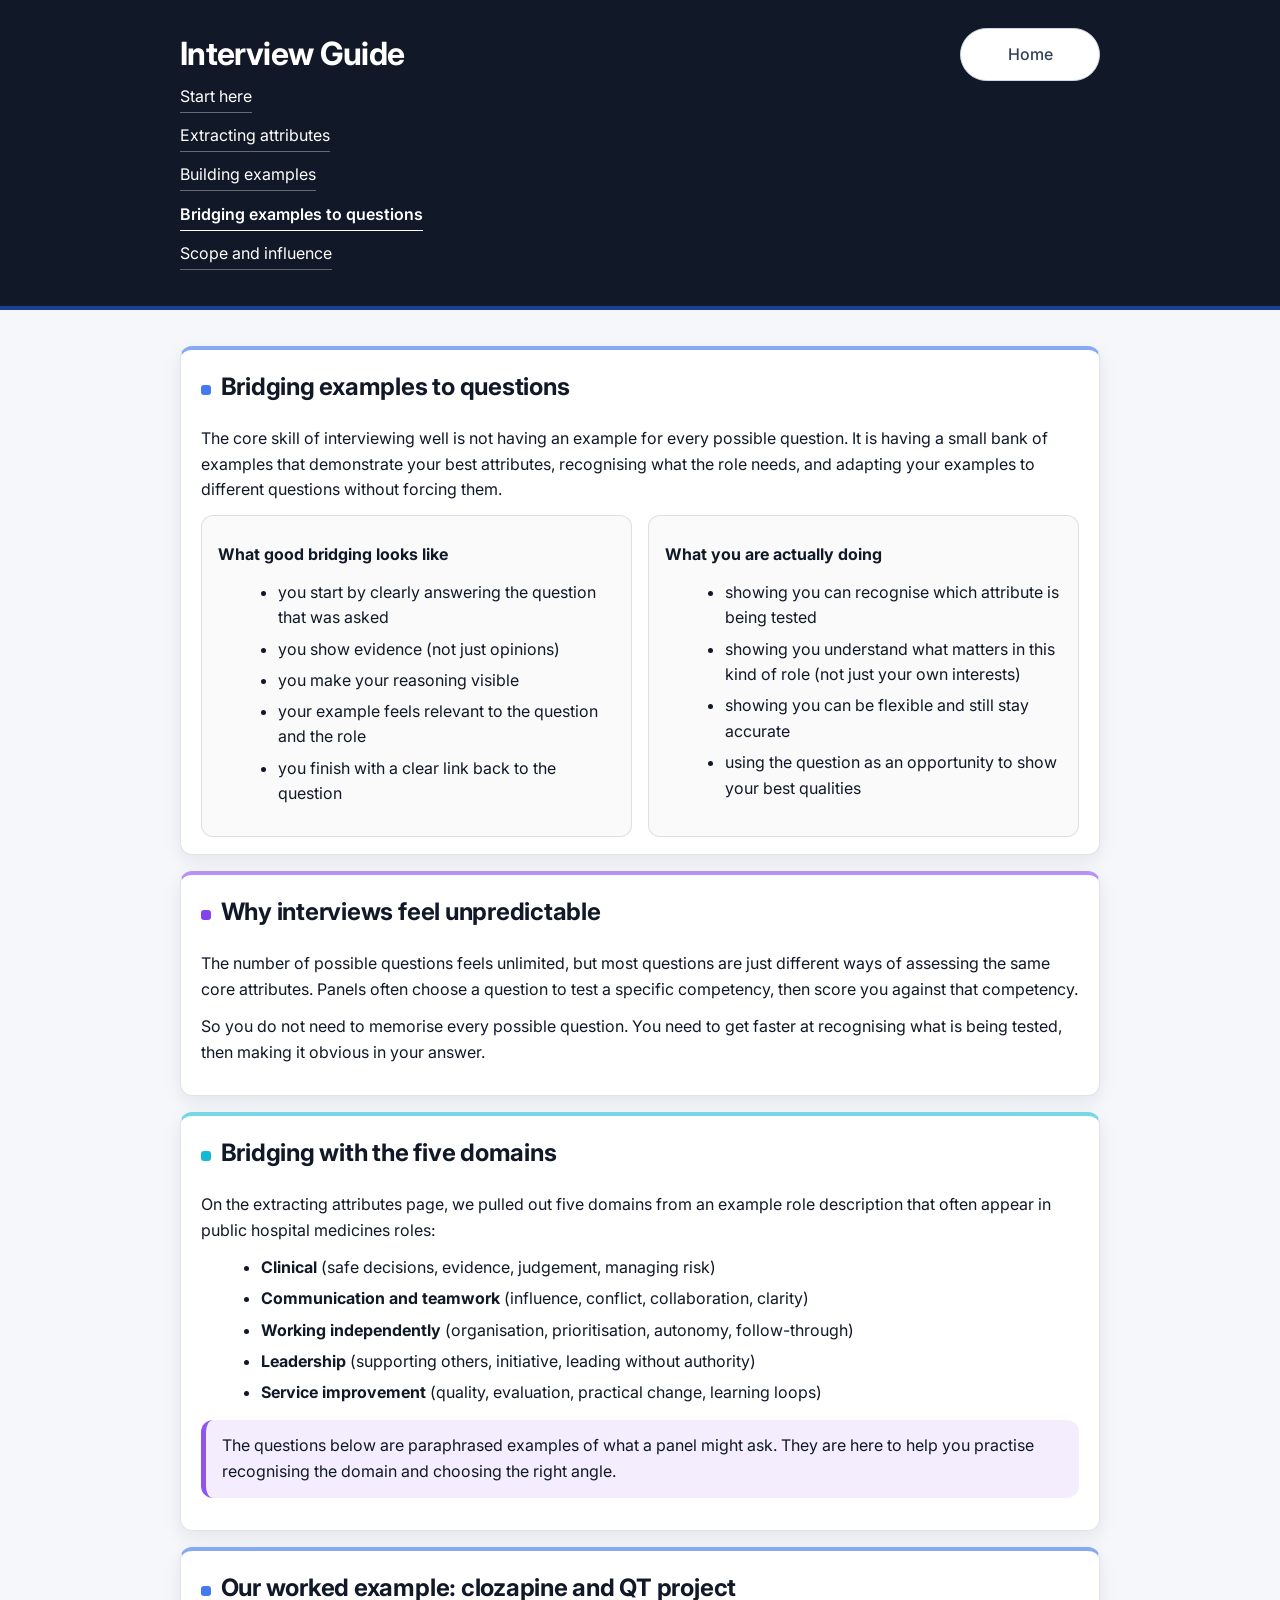
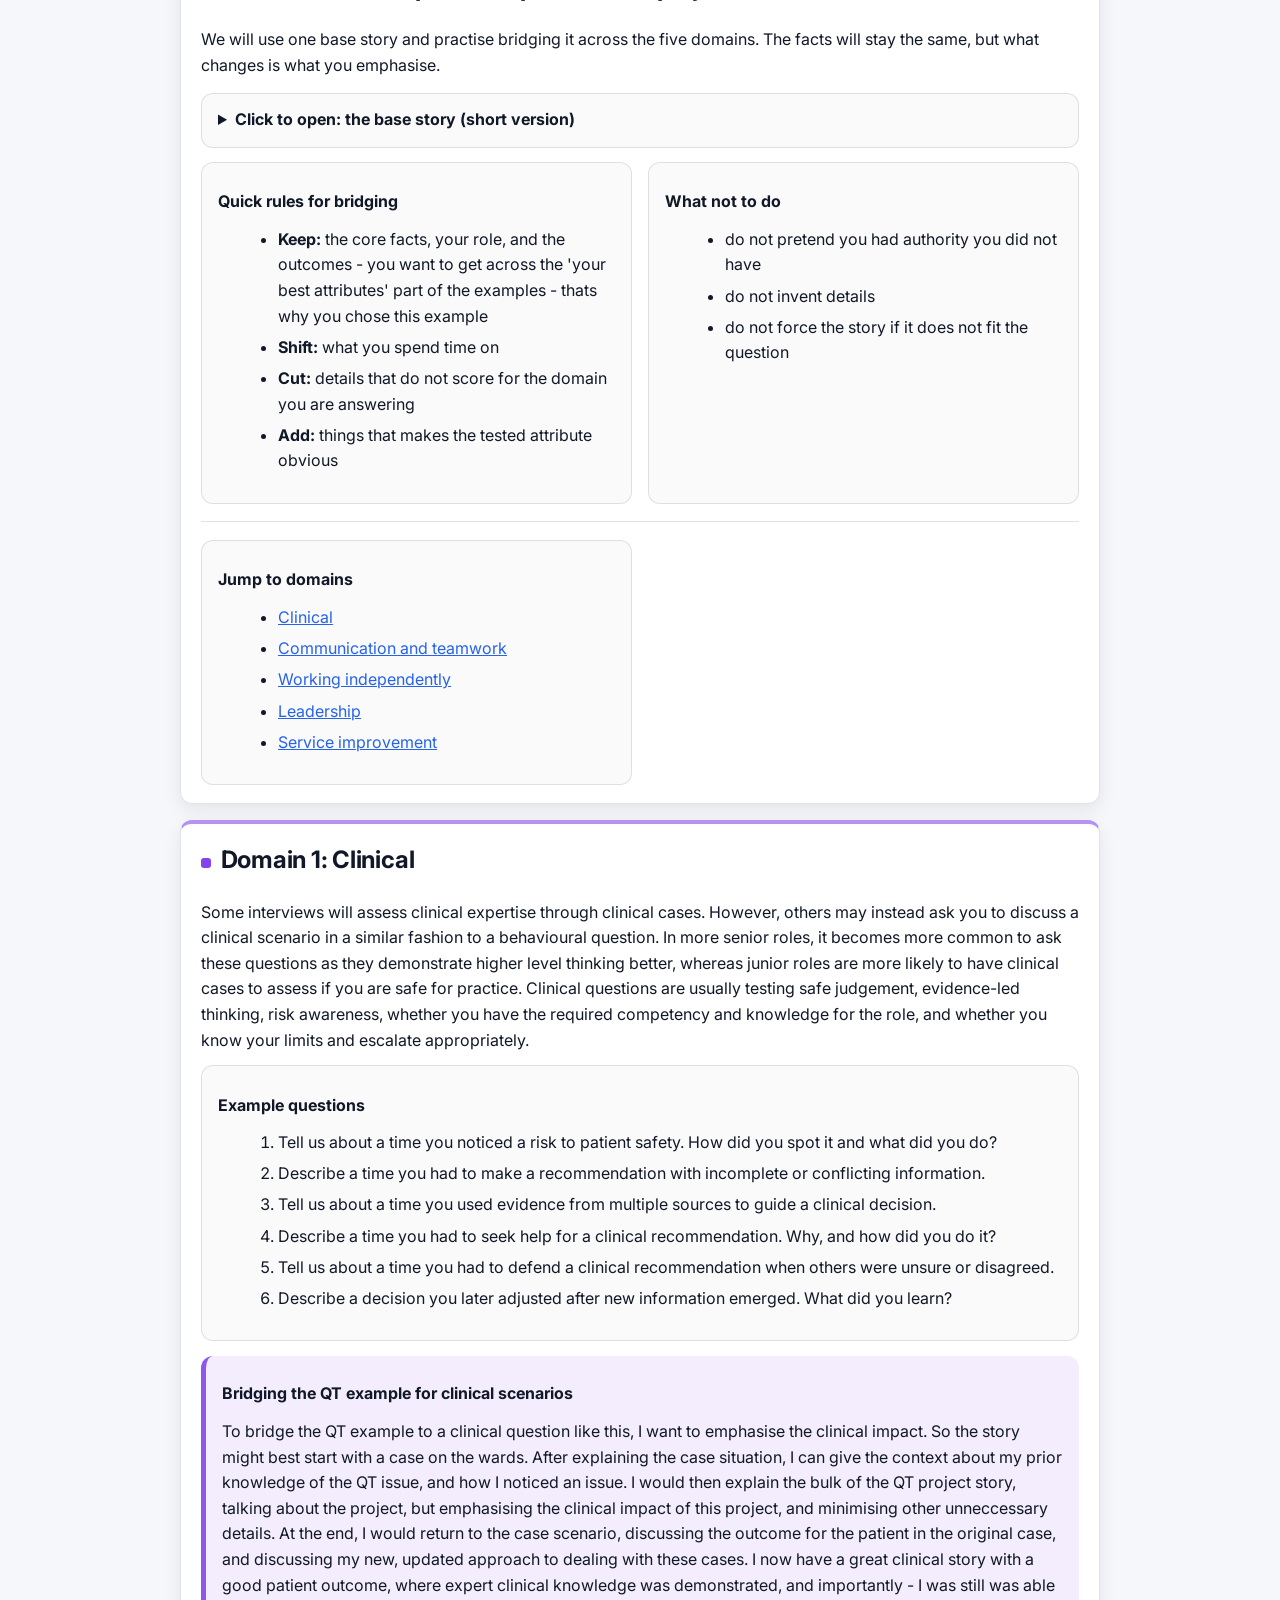
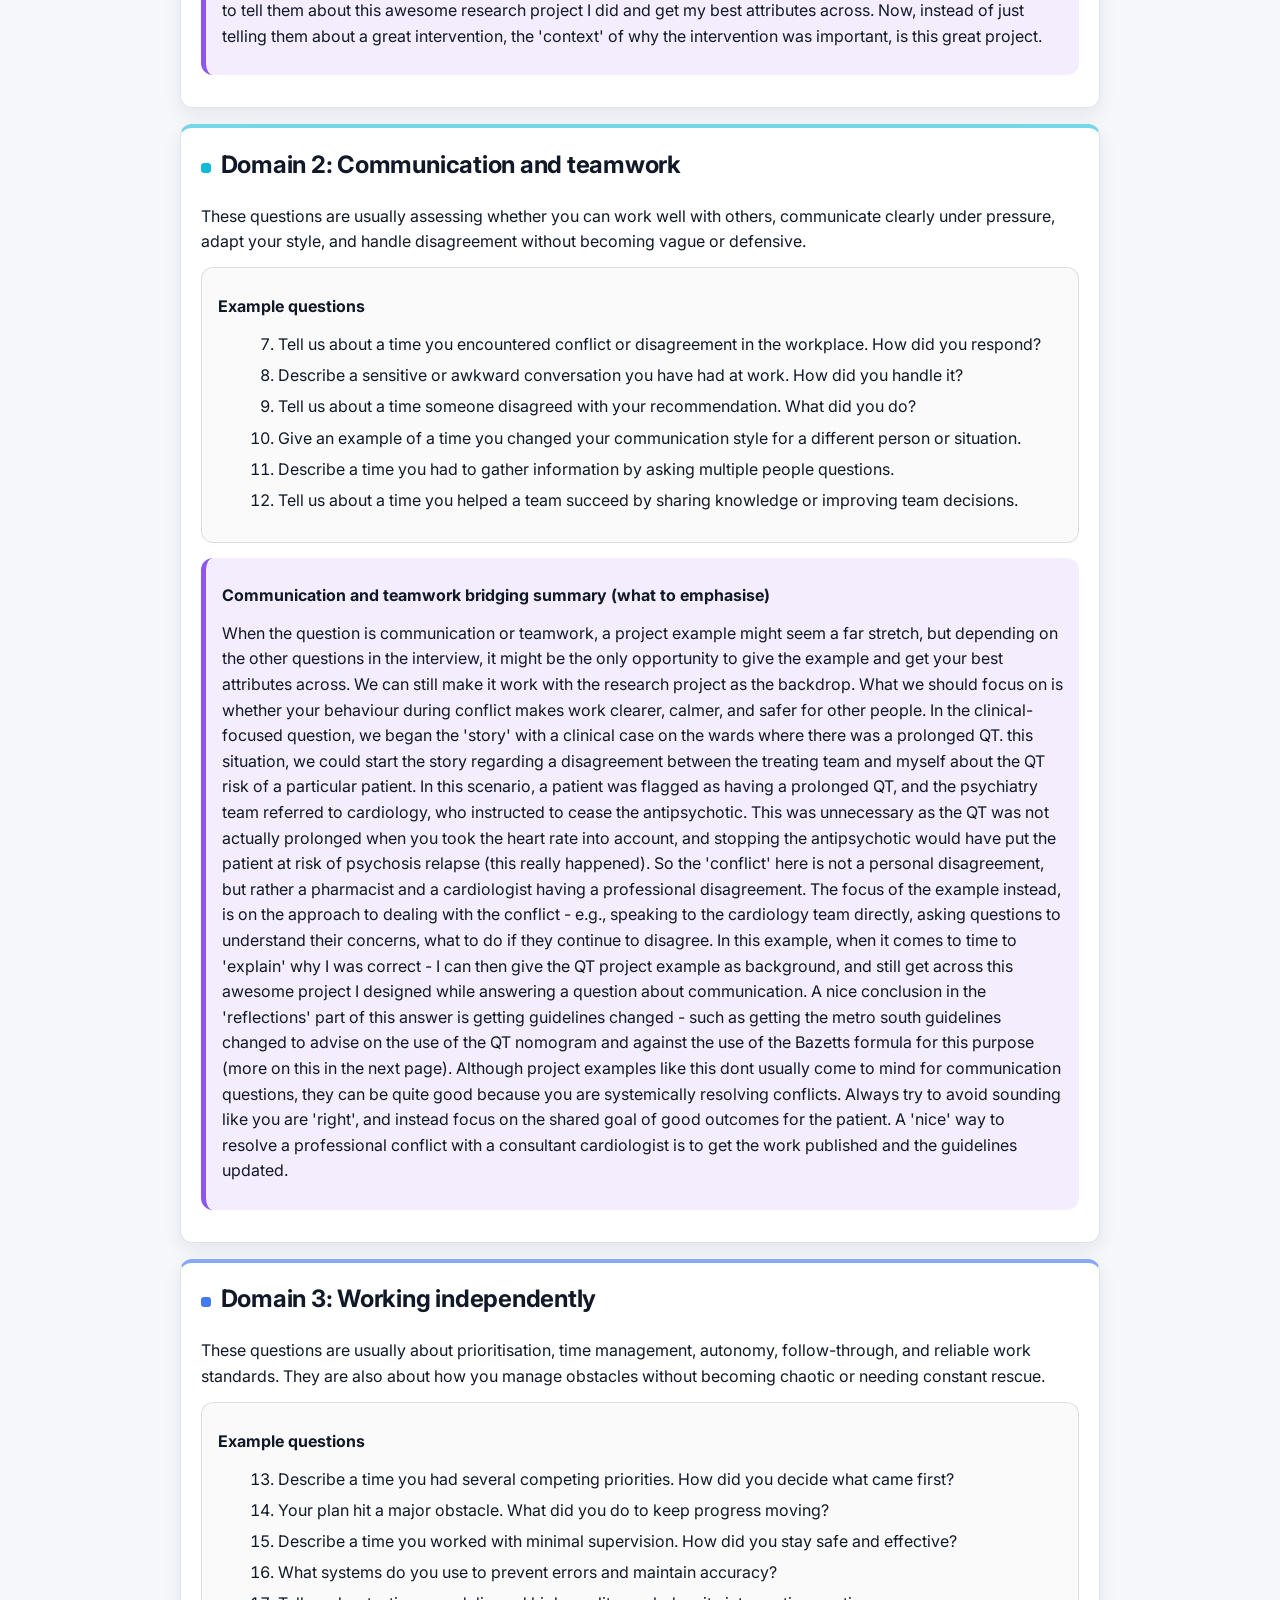
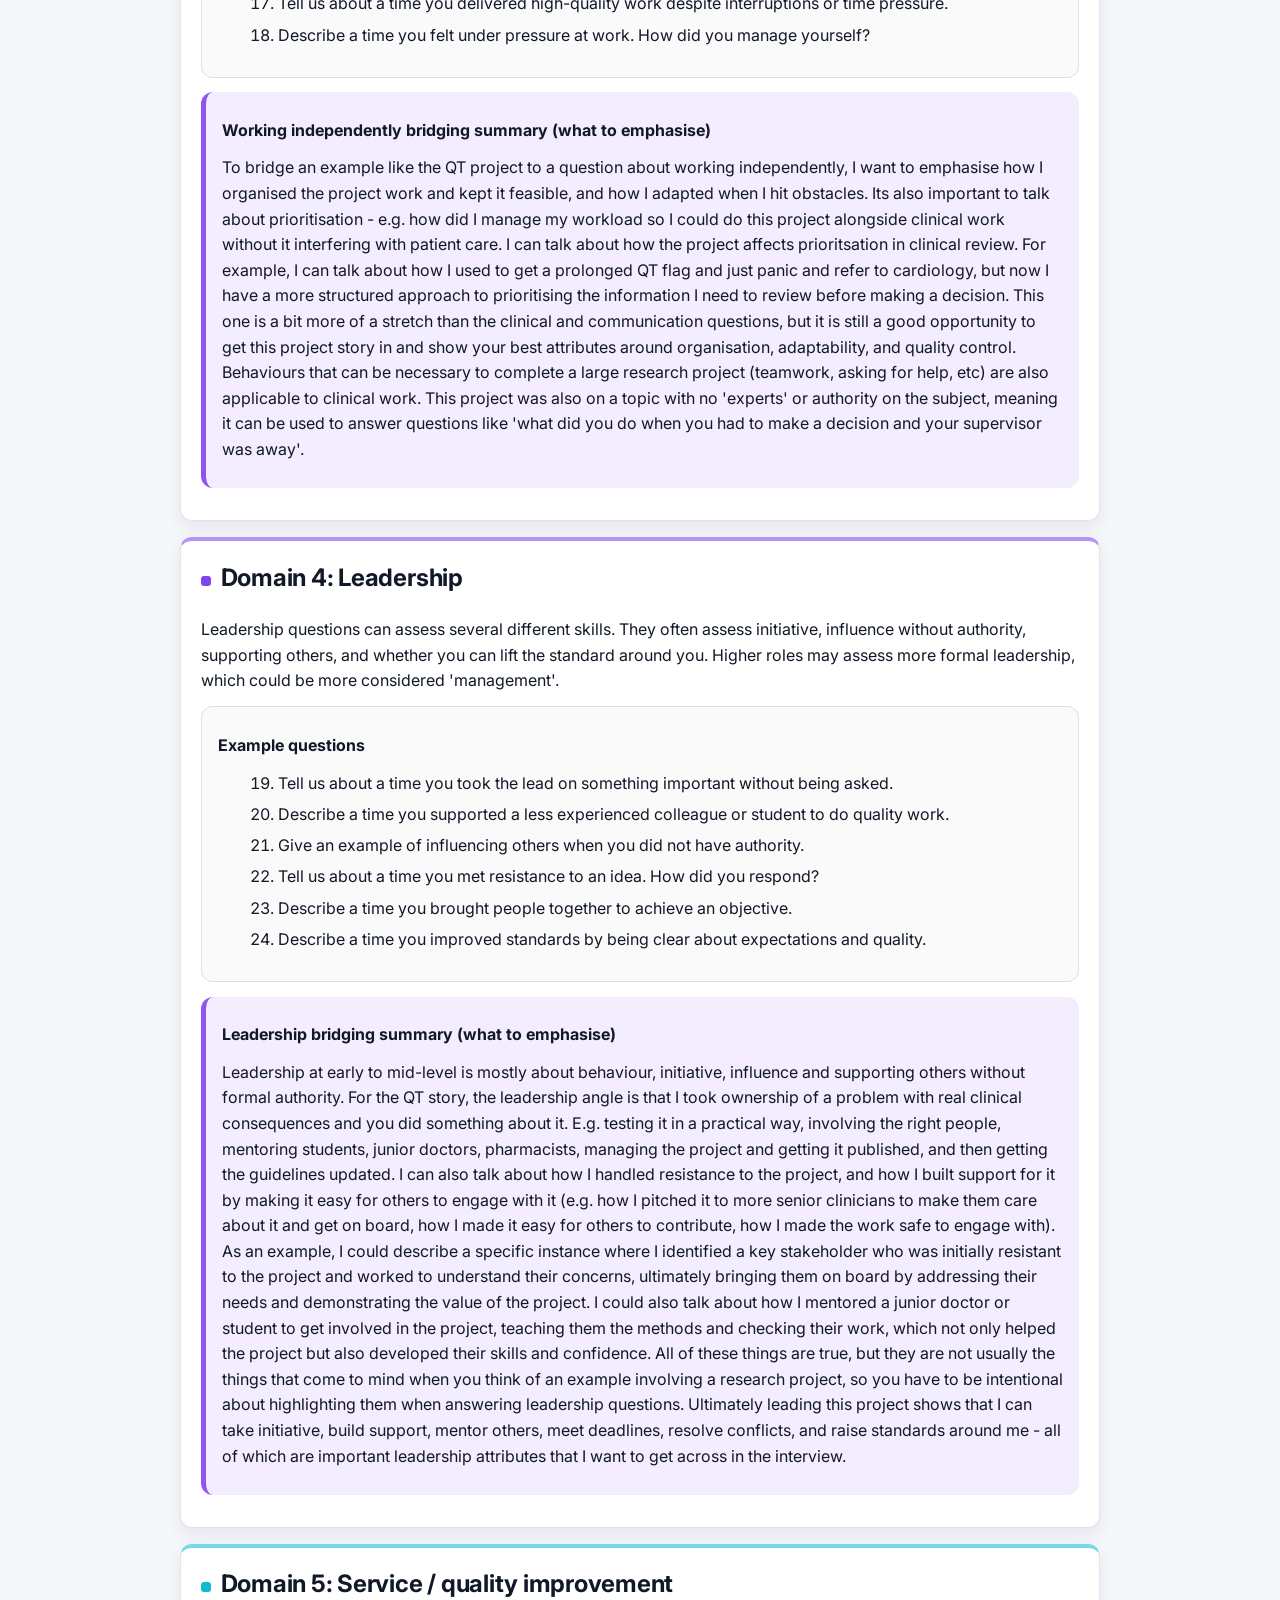
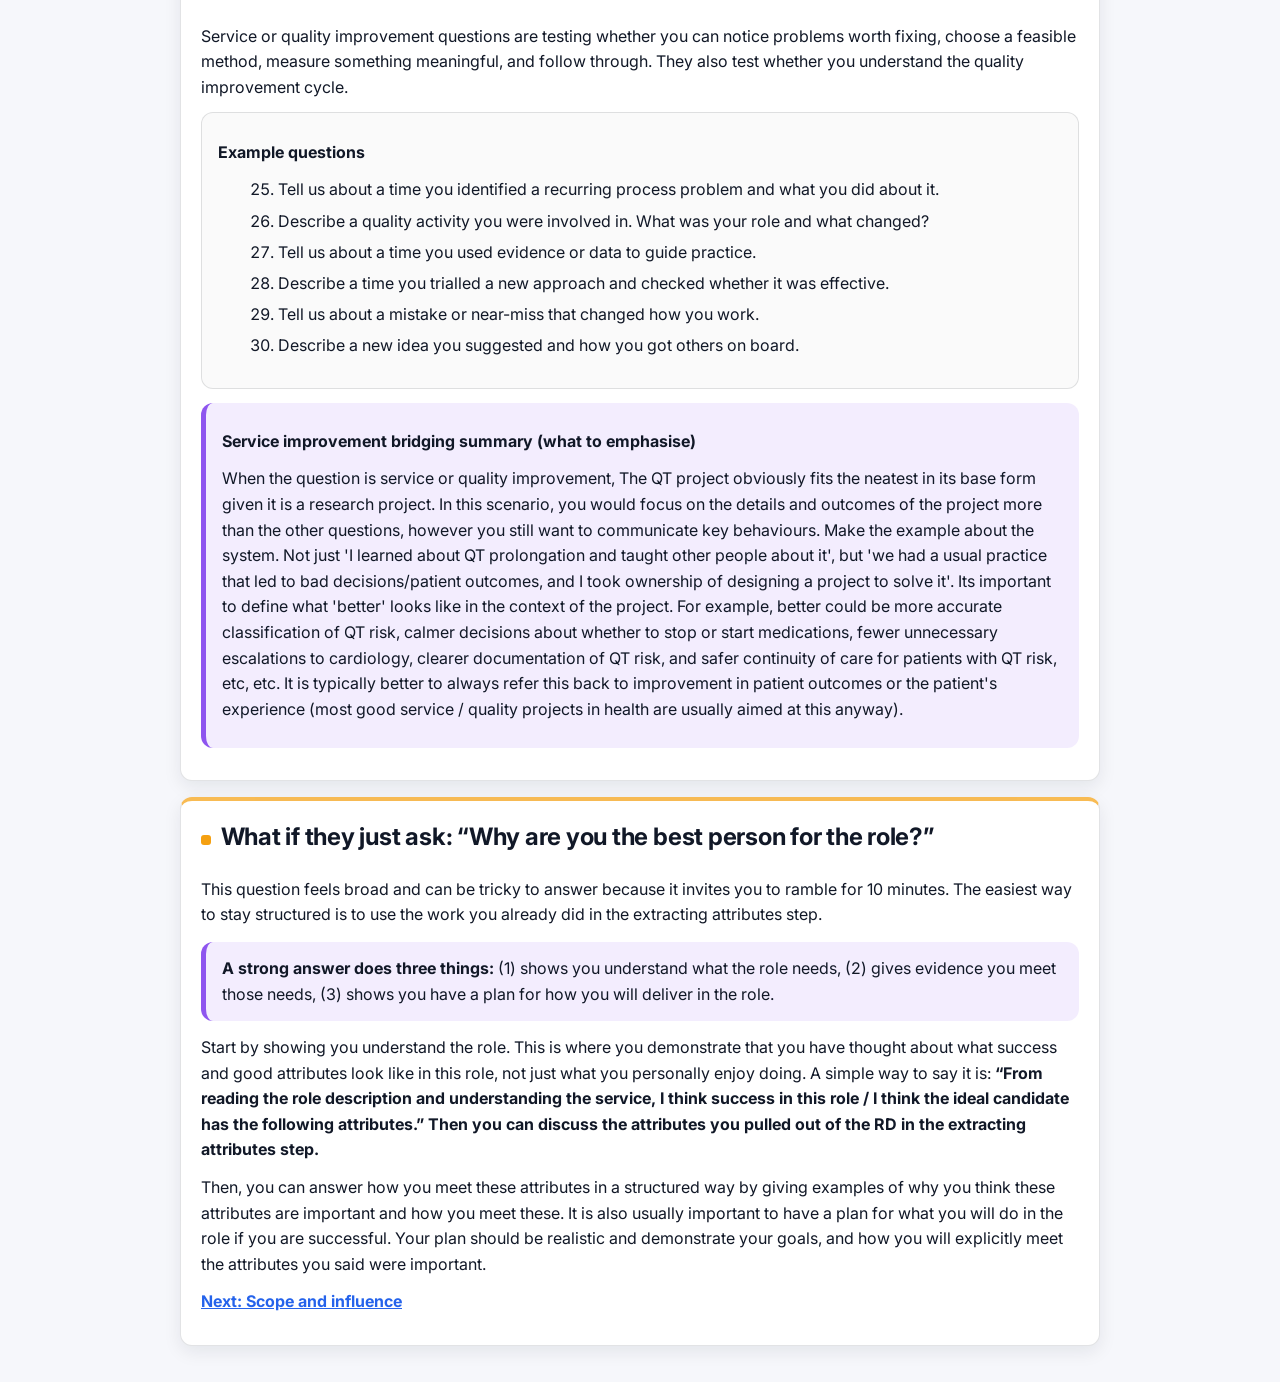
<file: interview-guide/bridging-examples.html>
<!doctype html>
<html lang="en">
<head>
  <meta charset="utf-8" />
  <meta name="viewport" content="width=device-width, initial-scale=1" />
  <title>Bridging examples to questions | Interview Guide</title>

  <link rel="preconnect" href="https://fonts.googleapis.com" />
  <link rel="preconnect" href="https://fonts.gstatic.com" crossorigin />
  <link href="https://fonts.googleapis.com/css2?family=Inter:wght@400;600;700&display=swap" rel="stylesheet" />

  <link rel="stylesheet" href="../assets/styles.css" />
</head>

<body>
  <header class="site-header">
    <div class="container">

      <div class="site-header-top">
        <h1>Interview Guide</h1>

        <nav class="site-pills" aria-label="Site sections">
          <a href="../index.html">Home</a>
        </nav>
      </div>

      <nav class="nav" aria-label="Guide navigation">
        <a href="index.html">Start here</a>
        <a href="extracting-attributes.html">Extracting attributes</a>
        <a href="building-examples.html">Building examples</a>
        <a href="bridging-examples.html" aria-current="page">Bridging examples to questions</a>
        <a href="scope-and-influence.html">Scope and influence</a>
      </nav>
    </div>
  </header>

  <main class="container">

    <section class="card card--blue">
      <h2>Bridging examples to questions</h2>
      <p>
        The core skill of interviewing well is not having an example for every possible question.
        It is having a small bank of examples that demonstrate your best attributes, recognising what the role needs,
        and adapting your examples to different questions without forcing them.
      </p>

      <div class="two-col">
        <div class="box box--plain">
          <p><strong>What good bridging looks like</strong></p>
          <ul>
            <li>you start by clearly answering the question that was asked</li>
            <li>you show evidence (not just opinions)</li>
            <li>you make your reasoning visible</li>
            <li>your example feels relevant to the question and the role</li>
            <li>you finish with a clear link back to the question</li>
          </ul>
        </div>

        <div class="box box--plain">
          <p><strong>What you are actually doing</strong></p>
          <ul>
            <li>showing you can recognise which attribute is being tested</li>
            <li>showing you understand what matters in this kind of role (not just your own interests)</li>
            <li>showing you can be flexible and still stay accurate</li>
            <li>using the question as an opportunity to show your best qualities</li>
          </ul>
        </div>
      </div>
    </section>

    <section class="card card--purple">
      <h2>Why interviews feel unpredictable</h2>

      <p>
        The number of possible questions feels unlimited, but most questions are just different ways of assessing the same core attributes.
        Panels often choose a question to test a specific competency,
        then score you against that competency.
      </p>

      <p>
        So you do not need to memorise every possible question.
        You need to get faster at recognising what is being tested, then making it obvious in your answer.
      </p>
    </section>

    <section class="card card--teal">
      <h2>Bridging with the five domains</h2>

      <p>
        On the extracting attributes page, we pulled out five domains from an example role description that often appear in public hospital medicines roles:
      </p>

      <ul>
        <li><strong>Clinical</strong> (safe decisions, evidence, judgement, managing risk)</li>
        <li><strong>Communication and teamwork</strong> (influence, conflict, collaboration, clarity)</li>
        <li><strong>Working independently</strong> (organisation, prioritisation, autonomy, follow-through)</li>
        <li><strong>Leadership</strong> (supporting others, initiative, leading without authority)</li>
        <li><strong>Service improvement</strong> (quality, evaluation, practical change, learning loops)</li>
      </ul>

      <div class="callout note">
        The questions below are paraphrased examples of what a panel might ask.
        They are here to help you practise recognising the domain and choosing the right angle.
      </div>
    </section>

    <section class="card card--blue" id="base-example">
      <h2>Our worked example: clozapine and QT project</h2>

      <p>
        We will use one base story and practise bridging it across the five domains.
        The facts will stay the same, but what changes is what you emphasise.
      </p>

      <details class="excerpt-drop">
        <summary>Click to open: the base story (short version)</summary>
        <div class="details-body">
          <div class="excerpt">
            <p><strong>Base story summary</strong></p>
            <ul>
              <li><strong>Situation:</strong> In an early-career rotational role I learnt more about ECG interpretation through teaching and ward exposure. When I later worked in a mental health setting, I noticed frequent “prolonged QT” flags in people taking clozapine and other antipsychotics.</li>
              <li><strong>Problem:</strong> QT flags can drive high-stakes decisions. I was concerned common measurement and correction methods might inflate QTc readings at higher heart rates, pushing teams towards unhelpful or inconsistent decisions.</li>
              <li><strong>Actions:</strong> I checked the evidence, sanity-checked my understanding with more experienced clinicians, reviewed cases to confirm the pattern, ran a pilot project.</li>
              <li><strong>Outcome:</strong> The pilot supported that the method used can dramatically change who is labelled “at risk”. It gave a rationale for a better, larger study, and changed how I personally responded to QT flags in day-to-day practice.</li>
            </ul>
          </div>
        </div>
      </details>

      <div class="two-col">
        <div class="box box--plain">
          <p><strong>Quick rules for bridging</strong></p>
          <ul>
            <li><strong>Keep:</strong> the core facts, your role, and the outcomes - you want to get across the 'your best attributes' part of the examples - thats why you chose this example</li>
            <li><strong>Shift:</strong> what you spend time on</li>
            <li><strong>Cut:</strong> details that do not score for the domain you are answering</li>
            <li><strong>Add:</strong> things that makes the tested attribute obvious</li>
          </ul>
        </div>

        <div class="box box--plain">
          <p><strong>What not to do</strong></p>
          <ul>
            <li>do not pretend you had authority you did not have</li>
            <li>do not invent details</li>
            <li>do not force the story if it does not fit the question</li>
          </ul>
        </div>
      </div>

      <hr />

      <div class="two-col">
        <div class="box box--plain">
          <p><strong>Jump to domains</strong></p>
          <ul>
            <li><a href="#domain-clinical">Clinical</a></li>
            <li><a href="#domain-comms">Communication and teamwork</a></li>
            <li><a href="#domain-independent">Working independently</a></li>
            <li><a href="#domain-leadership">Leadership</a></li>
            <li><a href="#domain-improvement">Service improvement</a></li>
          </ul>
        </div>
      </div>
    </section>

    <!-- DOMAIN 1: CLINICAL -->
    <section class="card card--purple" id="domain-clinical">
      <h2>Domain 1: Clinical</h2>

      <p>
        Some interviews will assess clinical expertise through clinical cases. However, others may instead ask you to discuss a clinical scenario in a similar fashion to a behavioural question.
        In more senior roles, it becomes more common to ask these questions as they demonstrate higher level thinking better, whereas junior roles are more likely to have clinical cases to assess if you are safe for practice.
        Clinical questions are usually testing safe judgement, evidence-led thinking, risk awareness, whether you have the required competency and knowledge for the role,
        and whether you know your limits and escalate appropriately.
      </p>

      <div class="box box--plain">
        <p><strong>Example questions</strong></p>
        <ol start="1">
          <li>Tell us about a time you noticed a risk to patient safety. How did you spot it and what did you do?</li>
          <li>Describe a time you had to make a recommendation with incomplete or conflicting information.</li>
          <li>Tell us about a time you used evidence from multiple sources to guide a clinical decision.</li>
          <li>Describe a time you had to seek help for a clinical recommendation. Why, and how did you do it?</li>
          <li>Tell us about a time you had to defend a clinical recommendation when others were unsure or disagreed.</li>
          <li>Describe a decision you later adjusted after new information emerged. What did you learn?</li>
        </ol>
      </div>

      <div class="callout note">
        <p><strong>Bridging the QT example for clinical scenarios</strong></p>
        <p>
          To bridge the QT example to a clinical question like this, I want to emphasise the clinical impact. So the story might best start with a case on the wards.
          After explaining the case situation, I can give the context about my prior knowledge of the QT issue, and how I noticed an issue.
          I would then explain the bulk of the QT project story, talking about the project, but emphasising the clinical impact of this project, and minimising other unneccessary details.
          At the end, I would return to the case scenario, discussing the outcome for the patient in the original case, and discussing my new, updated approach to dealing with these cases.
          I now have a great clinical story with a good patient outcome, where expert clinical knowledge was demonstrated, and importantly - I was still was able to tell them about this awesome research project I did and get my best attributes across.
          Now, instead of just telling them about a great intervention, the 'context' of why the intervention was important, is this great project.
        </p>
      </div>
    </section>

    <!-- DOMAIN 2: COMMUNICATION + TEAMWORK -->
    <section class="card card--teal" id="domain-comms">
      <h2>Domain 2: Communication and teamwork</h2>

      <p>
        These questions are usually assessing whether you can work well with others,
        communicate clearly under pressure, adapt your style, and handle disagreement without becoming vague or defensive.
      </p>

      <div class="box box--plain">
        <p><strong>Example questions</strong></p>
        <ol start="7">
          <li>Tell us about a time you encountered conflict or disagreement in the workplace. How did you respond?</li>
          <li>Describe a sensitive or awkward conversation you have had at work. How did you handle it?</li>
          <li>Tell us about a time someone disagreed with your recommendation. What did you do?</li>
          <li>Give an example of a time you changed your communication style for a different person or situation.</li>
          <li>Describe a time you had to gather information by asking multiple people questions.</li>
          <li>Tell us about a time you helped a team succeed by sharing knowledge or improving team decisions.</li>
        </ol>
      </div>

      <div class="callout note">
        <p><strong>Communication and teamwork bridging summary (what to emphasise)</strong></p>
        <p>
          When the question is communication or teamwork, a project example might seem a far stretch, but depending on the other questions in the interview, it might be the only opportunity to give the example and get your best attributes across.
          We can still make it work with the research project as the backdrop.
          What we should focus on is whether your behaviour during conflict makes work clearer, calmer, and safer for other people.
          In the clinical-focused question, we began the 'story' with a clinical case on the wards where there was a prolonged QT.
           this situation,  we could start the story regarding a disagreement between the treating team and myself about the QT risk of a particular patient.
          In this scenario, a patient was flagged as having a prolonged QT, and the psychiatry team referred to cardiology, who instructed to cease the antipsychotic.
          This was unnecessary as the QT was not actually prolonged when you took the heart rate into account, and stopping the antipsychotic would have put the patient at risk of psychosis relapse (this really happened).
          So the 'conflict' here is not a personal disagreement, but rather a pharmacist and a cardiologist having a professional disagreement.
          The focus of the example instead, is on the approach to dealing with the conflict - e.g., speaking to the cardiology team directly, asking questions to understand their concerns, what to do if they continue to disagree.
        In this example, when it comes to time to 'explain' why I was correct - I can then give the QT project example as background, and still get across this awesome project I designed while answering a question about communication.
        A nice conclusion in the 'reflections' part of this answer is getting guidelines changed - such as getting the metro south guidelines changed to advise on the use of the QT nomogram and against the use of the Bazetts formula for this purpose (more on this in the next page).
        Although project examples like this dont usually come to mind for communication questions, they can be quite good because you are systemically resolving conflicts.
        Always try to avoid sounding like you are 'right', and instead focus on the shared goal of good outcomes for the patient. A 'nice' way to resolve a professional conflict with a consultant cardiologist is to get the work published and the guidelines updated.
        </p>
      </div>
    </section>

    <!-- DOMAIN 3: INDEPENDENT WORK + PRIORITISATION -->
    <section class="card card--blue" id="domain-independent">
      <h2>Domain 3: Working independently</h2>

      <p>
        These questions are usually about prioritisation, time management, autonomy, follow-through, and reliable work standards.
        They are also about how you manage obstacles without becoming chaotic or needing constant rescue.
      </p>

      <div class="box box--plain">
        <p><strong>Example questions</strong></p>
        <ol start="13">
          <li>Describe a time you had several competing priorities. How did you decide what came first?</li>
          <li>Your plan hit a major obstacle. What did you do to keep progress moving?</li>
          <li>Describe a time you worked with minimal supervision. How did you stay safe and effective?</li>
          <li>What systems do you use to prevent errors and maintain accuracy?</li>
          <li>Tell us about a time you delivered high-quality work despite interruptions or time pressure.</li>
          <li>Describe a time you felt under pressure at work. How did you manage yourself?</li>
        </ol>
      </div>

      <div class="callout note">
        <p><strong>Working independently bridging summary (what to emphasise)</strong></p>
        <p>
          To bridge an example like the QT project to a question about working independently, I want to emphasise how I organised the project work and kept it feasible, and how I adapted when I hit obstacles.
          Its also important to talk about prioritisation - e.g. how did I manage my workload so I could do this project alongside clinical work without it interfering with patient care.
          I can talk about how the project affects prioritsation in clinical review. For example, I can talk about how I used to get a prolonged QT flag and just panic and refer to cardiology, but now I have a more structured approach to prioritising the information I need to review before making a decision.
          This one is a bit more of a stretch than the clinical and communication questions, but it is still a good opportunity to get this project story in and show your best attributes around organisation, adaptability, and quality control.
          Behaviours that can be necessary to complete a large research project (teamwork, asking for help, etc) are also applicable to clinical work. This project was also on a topic with no 'experts' or authority on the subject, meaning it can be used to answer questions like 'what did you do when you had to make a decision and your supervisor was away'.
        </p>
      </div>
    </section>

    <!-- DOMAIN 4: LEADERSHIP -->
    <section class="card card--purple" id="domain-leadership">
      <h2>Domain 4: Leadership</h2>

      <p>
        Leadership questions can assess several different skills.
        They often assess initiative, influence without authority, supporting others,
        and whether you can lift the standard around you. Higher roles may assess more formal leadership, which could be more considered 'management'.
      </p>

      <div class="box box--plain">
        <p><strong>Example questions</strong></p>
        <ol start="19">
          <li>Tell us about a time you took the lead on something important without being asked.</li>
          <li>Describe a time you supported a less experienced colleague or student to do quality work.</li>
          <li>Give an example of influencing others when you did not have authority.</li>
          <li>Tell us about a time you met resistance to an idea. How did you respond?</li>
          <li>Describe a time you brought people together to achieve an objective.</li>
          <li>Describe a time you improved standards by being clear about expectations and quality.</li>
        </ol>
      </div>

      <div class="callout note">
        <p><strong>Leadership bridging summary (what to emphasise)</strong></p>
        <p>
          Leadership at early to mid-level is mostly about behaviour, initiative, influence and supporting others without formal authority.
          For the QT story, the leadership angle is that I took ownership of a problem with real clinical consequences and you did something about it. E.g. testing it in a practical way, involving the right people, mentoring students, junior doctors, pharmacists, managing the project and getting it published, and then getting the guidelines updated.
          I can also talk about how I handled resistance to the project, and how I built support for it by making it easy for others to engage with it (e.g. how I pitched it to more senior clinicians to make them care about it and get on board, how I made it easy for others to contribute, how I made the work safe to engage with).
          As an example, I could describe a specific instance where I identified a key stakeholder who was initially resistant to the project and worked to understand their concerns, ultimately bringing them on board by addressing their needs and demonstrating the value of the project.
          I could also talk about how I mentored a junior doctor or student to get involved in the project, teaching them the methods and checking their work, which not only helped the project but also developed their skills and confidence.
          All of these things are true, but they are not usually the things that come to mind when you think of an example involving a research project, so you have to be intentional about highlighting them when answering leadership questions.
          Ultimately leading this project shows that I can take initiative, build support, mentor others, meet deadlines, resolve conflicts, and raise standards around me - all of which are important leadership attributes that I want to get across in the interview.
        </p>
      </div>
    </section>

    <!-- DOMAIN 5: SERVICE IMPROVEMENT -->
    <section class="card card--teal" id="domain-improvement">
      <h2>Domain 5: Service / quality improvement</h2>

      <p>
        Service or quality improvement questions are testing whether you can notice problems worth fixing,
        choose a feasible method, measure something meaningful, and follow through.
        They also test whether you understand the quality improvement cycle.
      </p>

      <div class="box box--plain">
        <p><strong>Example questions</strong></p>
        <ol start="25">
          <li>Tell us about a time you identified a recurring process problem and what you did about it.</li>
          <li>Describe a quality activity you were involved in. What was your role and what changed?</li>
          <li>Tell us about a time you used evidence or data to guide practice.</li>
          <li>Describe a time you trialled a new approach and checked whether it was effective.</li>
          <li>Tell us about a mistake or near-miss that changed how you work.</li>
          <li>Describe a new idea you suggested and how you got others on board.</li>
        </ol>
      </div>

      <div class="callout note">
        <p><strong>Service improvement bridging summary (what to emphasise)</strong></p>
        <p>
          When the question is service or quality improvement, The QT project obviously fits the neatest in its base form given it is a research project.
          In this scenario, you would focus on the details and outcomes of the project more than the other questions, however you still want to communicate key behaviours.
          Make the example about the system. Not just 'I learned about QT prolongation and taught other people about it', but 'we had a usual practice that led to bad decisions/patient outcomes, and I took ownership of designing a project to solve it'.
          Its important to define what 'better' looks like in the context of the project. For example, better could be more accurate classification of QT risk, calmer decisions about whether to stop or start medications, fewer unnecessary escalations to cardiology, clearer documentation of QT risk, and safer continuity of care for patients with QT risk, etc, etc.
          It is typically better to always refer this back to improvement in patient outcomes or the patient's experience (most good service / quality projects in health are usually aimed at this anyway). 
        </p>
      </div>
    </section>

    <section class="card card--amber" id="best-person">
      <h2>What if they just ask: “Why are you the best person for the role?”</h2>

      <p>
        This question feels broad and can be tricky to answer because it invites you to ramble for 10 minutes. 
        The easiest way to stay structured is to use the work you already did in the extracting attributes step.
      </p>

      <div class="callout note">
        <strong>A strong answer does three things:</strong>
        (1) shows you understand what the role needs,
        (2) gives evidence you meet those needs,
        (3) shows you have a plan for how you will deliver in the role.
      </div>

      <p>
        Start by showing you understand the role. This is where you demonstrate that you have thought about what success and good attributes look like in this role,
        not just what you personally enjoy doing.
        A simple way to say it is:
        <strong>“From reading the role description and understanding the service, I think success in this role / I think the ideal candidate has the following attributes.”
        Then you can discuss the attributes you pulled out of the RD in the extracting attributes step. </strong>
      </p>

      <p>
        Then, you can answer how you meet these attributes in a structured way by giving examples of why you think these attributes are important and how you meet these. 
        It is also usually important to have a plan for what you will do in the role if you are successful. Your plan should be realistic and demonstrate your goals, and how you will explicitly meet the attributes you said were important. 
      </p>

      <p><a href="scope-and-influence.html"><strong>Next: Scope and influence</strong></a></p>
    </section>

  </main>
</body>
</html>
</file>
<file: assets/styles.css>
:root {
  font-family: "Inter", system-ui, -apple-system, "Segoe UI", Roboto, Helvetica, Arial, sans-serif;
  line-height: 1.6;
  font-size: 16px;

  --bg: #f6f7fb;
  --card: #ffffff;
  --text: #111827;
  --muted: rgba(17, 24, 39, 0.72);

  --border: rgba(17, 24, 39, 0.12);
  --shadow: 0 6px 18px rgba(17, 24, 39, 0.08);
  --radius: 12px;

  --accent-blue: #2563eb;
  --accent-teal: #06b6d4;
  --accent-purple: #7c3aed;
  --accent-amber: #f59e0b;
  --accent-green: #16a34a;

  --header-bg: #111827;
  --header-text: #ffffff;
}

* {
  box-sizing: border-box;
}

body {
  margin: 0;
  background: var(--bg);
  color: var(--text);
}

.container {
  max-width: 960px;
  margin: 0 auto;
  padding: 1.25rem;
}

.site-header {
  background: var(--header-bg);
  color: var(--header-text);
  border-bottom: 4px solid rgba(37, 99, 235, 0.55);
}

.site-header h1 {
  margin: 0;
  padding-top: 0.5rem;
  letter-spacing: -0.02em;
}

.subtitle {
  margin: 0.25rem 0 1rem 0;
  opacity: 0.9;
}

/* Navigation: simple, no bubbles */
.nav {
  display: flex;
  flex-direction: column;
  align-items: flex-start;
  gap: 0.5rem;
  padding-bottom: 1rem;
}

.nav a {
  color: var(--header-text);
  text-decoration: none;
  border-bottom: 1px solid rgba(255, 255, 255, 0.35);
  padding: 0.15rem 0;
}

.nav a:hover {
  border-bottom-color: rgba(255, 255, 255, 0.85);
}

.nav a[aria-current="page"] {
  border-bottom-color: #ffffff;
  font-weight: 600;
}

a {
  color: var(--accent-blue);
}

a:hover {
  text-decoration: underline;
}

.card {
  background: var(--card);
  border-radius: var(--radius);
  padding: 1.1rem 1.25rem;
  margin: 1rem 0;
  border: 1px solid var(--border);
  box-shadow: var(--shadow);
  border-top: 4px solid rgba(37, 99, 235, 0.25);
}

.card--blue { border-top-color: rgba(37, 99, 235, 0.55); }
.card--teal { border-top-color: rgba(6, 182, 212, 0.55); }
.card--purple { border-top-color: rgba(124, 58, 237, 0.55); }
.card--amber { border-top-color: rgba(245, 158, 11, 0.70); }

h2 {
  margin-top: 0;
  letter-spacing: -0.01em;
  display: flex;
  align-items: baseline;
  gap: 0.6rem;
}

h2::before {
  content: "";
  width: 10px;
  height: 10px;
  border-radius: 3px;
  background: rgba(37, 99, 235, 0.85);
  display: inline-block;
}

.card--teal h2::before { background: rgba(6, 182, 212, 0.95); }
.card--purple h2::before { background: rgba(124, 58, 237, 0.95); }
.card--amber h2::before { background: rgba(245, 158, 11, 0.98); }

p {
  margin: 0.75rem 0;
}

.muted {
  color: var(--muted);
}

.two-col {
  display: grid;
  gap: 1rem;
  margin-top: 0.75rem;
}

@media (min-width: 860px) {
  .two-col {
    grid-template-columns: 1fr 1fr;
  }
}

.box {
  border: 1px solid var(--border);
  border-radius: 12px;
  padding: 0.9rem 1rem;
  background: rgba(37, 99, 235, 0.04);
}

.box--plain {
  background: rgba(17, 24, 39, 0.02);
}

.callout {
  border-left: 5px solid rgba(37, 99, 235, 0.80);
  background: rgba(37, 99, 235, 0.08);
  padding: 0.85rem 1rem;
  border-radius: 12px;
  margin: 0.9rem 0;
}

.callout.tip {
  border-left-color: rgba(22, 163, 74, 0.85);
  background: rgba(22, 163, 74, 0.10);
}

.callout.warn {
  border-left-color: rgba(245, 158, 11, 0.92);
  background: rgba(245, 158, 11, 0.12);
}

.callout.note {
  border-left-color: rgba(124, 58, 237, 0.85);
  background: rgba(124, 58, 237, 0.09);
}

table {
  width: 100%;
  border-collapse: collapse;
  margin: 0.85rem 0;
  border-radius: 12px;
  overflow: hidden;
  border: 1px solid var(--border);
}

th, td {
  text-align: left;
  vertical-align: top;
  padding: 0.75rem 0.85rem;
  border-bottom: 1px solid var(--border);
}

th {
  background: rgba(17, 24, 39, 0.04);
  font-weight: 700;
}

tr:last-child td {
  border-bottom: none;
}

ul, ol {
  margin: 0.6rem 0 0.9rem 1.25rem;
}

li {
  margin: 0.35rem 0;
}

pre {
  margin: 0.75rem 0 0 0;
  padding: 0.85rem 0.95rem;
  border-radius: 12px;
  border: 1px solid rgba(17, 24, 39, 0.18);
  background: #0b1020;
  color: #f8fafc;
  overflow: auto;
  white-space: pre-wrap;
  word-break: break-word;
  line-height: 1.45;
  font-size: 0.95rem;
}

hr {
  border: 0;
  border-top: 1px solid var(--border);
  margin: 1.1rem 0;
}

/* Dropdown excerpts (case study) */
details.excerpt-drop {
  margin: 0.9rem 0;
  border: 1px solid var(--border);
  border-radius: 12px;
  background: rgba(17, 24, 39, 0.02);
  overflow: hidden;
}

details.excerpt-drop summary {
  cursor: pointer;
  padding: 0.85rem 1rem;
  font-weight: 700;
}

details.excerpt-drop summary:hover {
  background: rgba(37, 99, 235, 0.06);
}

details.excerpt-drop .details-body {
  padding: 0 1rem 1rem 1rem;
}

.excerpt {
  margin-top: 0.75rem;
  border-left: 5px solid rgba(37, 99, 235, 0.75);
  background: rgba(37, 99, 235, 0.06);
  padding: 0.85rem 0.95rem;
  border-radius: 12px;
}

.excerpt--values {
  border-left-color: rgba(124, 58, 237, 0.75);
  background: rgba(124, 58, 237, 0.06);
}

.excerpt--signals {
  border-left-color: rgba(6, 182, 212, 0.75);
  background: rgba(6, 182, 212, 0.06);
}

.excerpt p {
  margin: 0.6rem 0;
}

.excerpt ul {
  margin: 0.55rem 0 0.2rem 1.25rem;
}

/* Bubble buttons inside the dark header */
.site-header-top {
  display: flex;
  justify-content: space-between;
  align-items: flex-start;
  gap: 1rem;
  flex-wrap: wrap;
}

.site-pills {
  display: flex;
  flex-wrap: wrap;
  gap: 1rem;
  margin-left: auto;
  padding-top: 0.5rem;
}

.site-pills a {
  display: inline-flex;
  align-items: center;
  justify-content: center;
  min-width: 140px;
  padding: 0.8rem 1.5rem;
  border-radius: 999px;
  border: 1.5px solid #cfd6e4;
  background: #ffffff;
  color: #334155;
  text-decoration: none;
  font-weight: 500;
}

.site-pills a:hover {
  background: #f8fafc;
  border-color: #bfc8d8;
  text-decoration: none;
}

.site-pills a[aria-current="page"] {
  background: #16213a;
  color: #ffffff;
  border-color: #16213a;
}

@media (max-width: 900px) {
  .site-header-top {
    flex-direction: column;
    align-items: flex-start;
  }

  .site-pills {
    margin-left: 0;
  }
}
</file>
